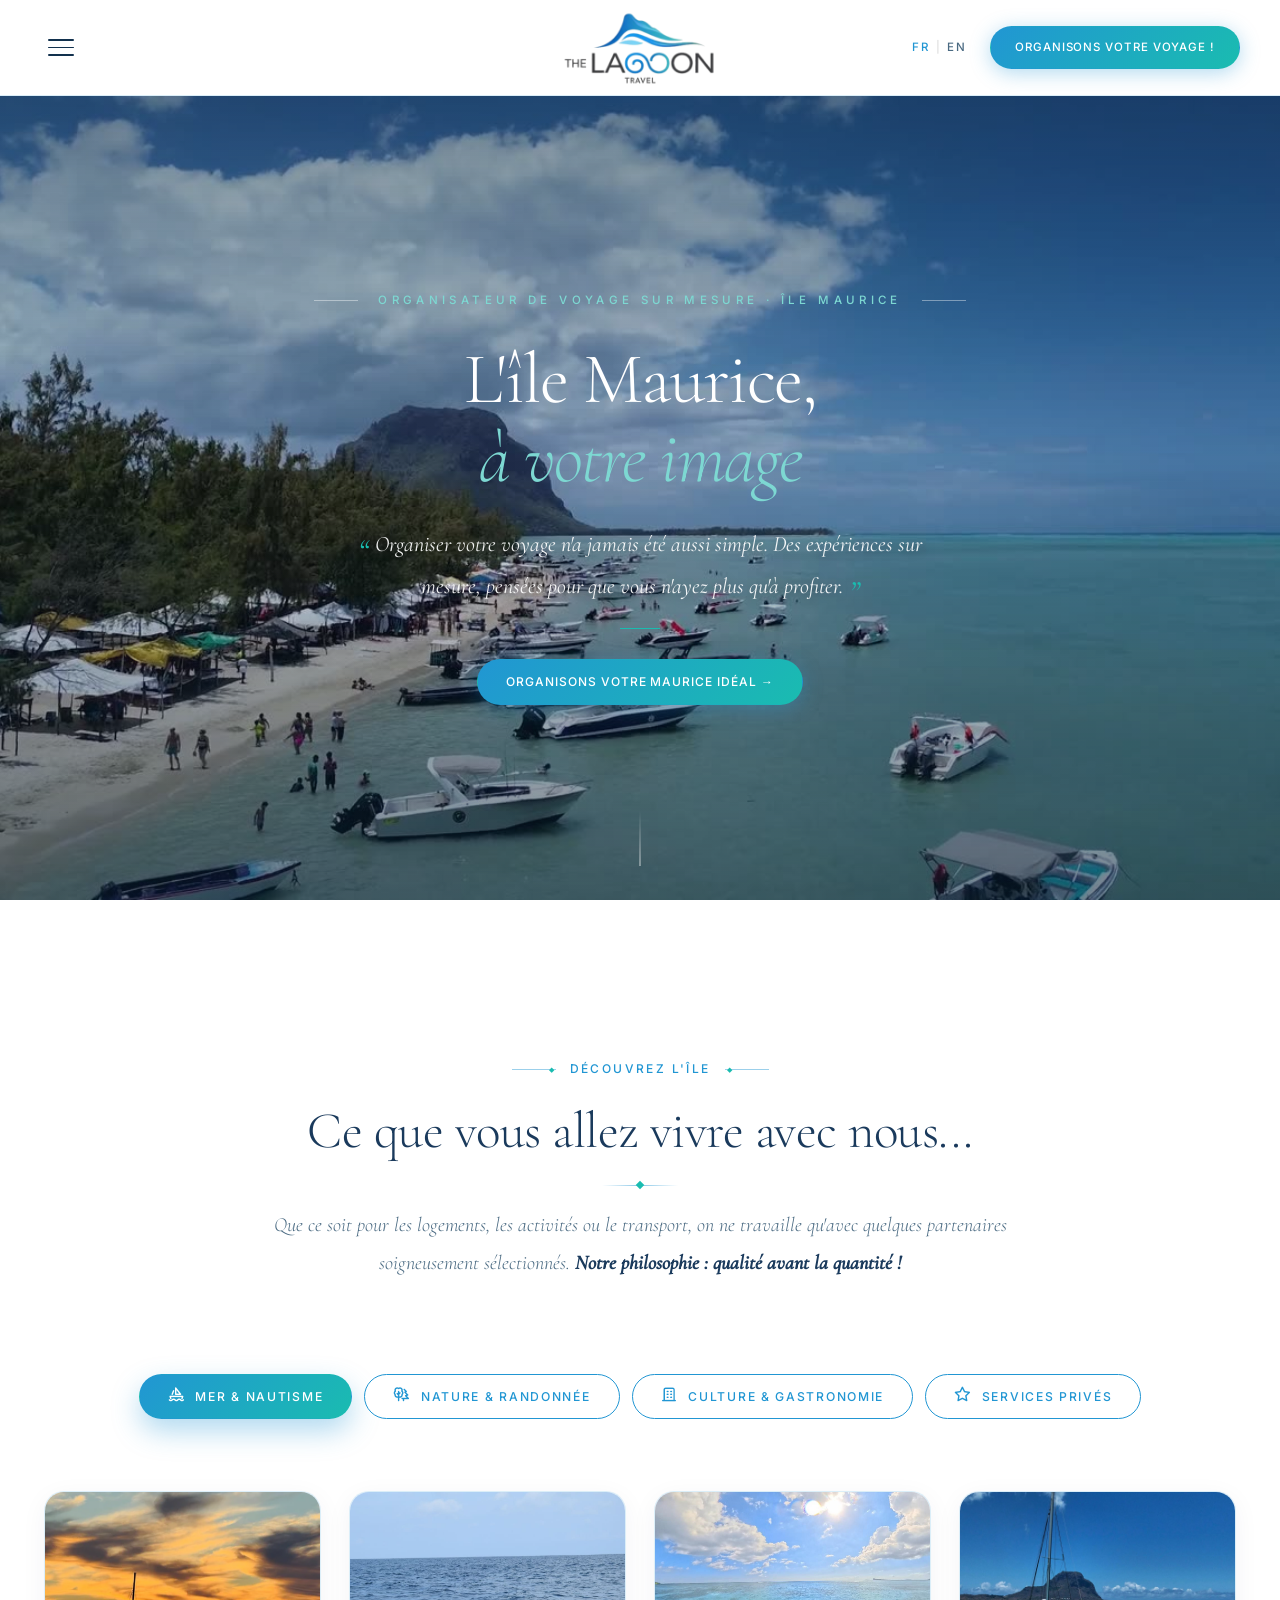
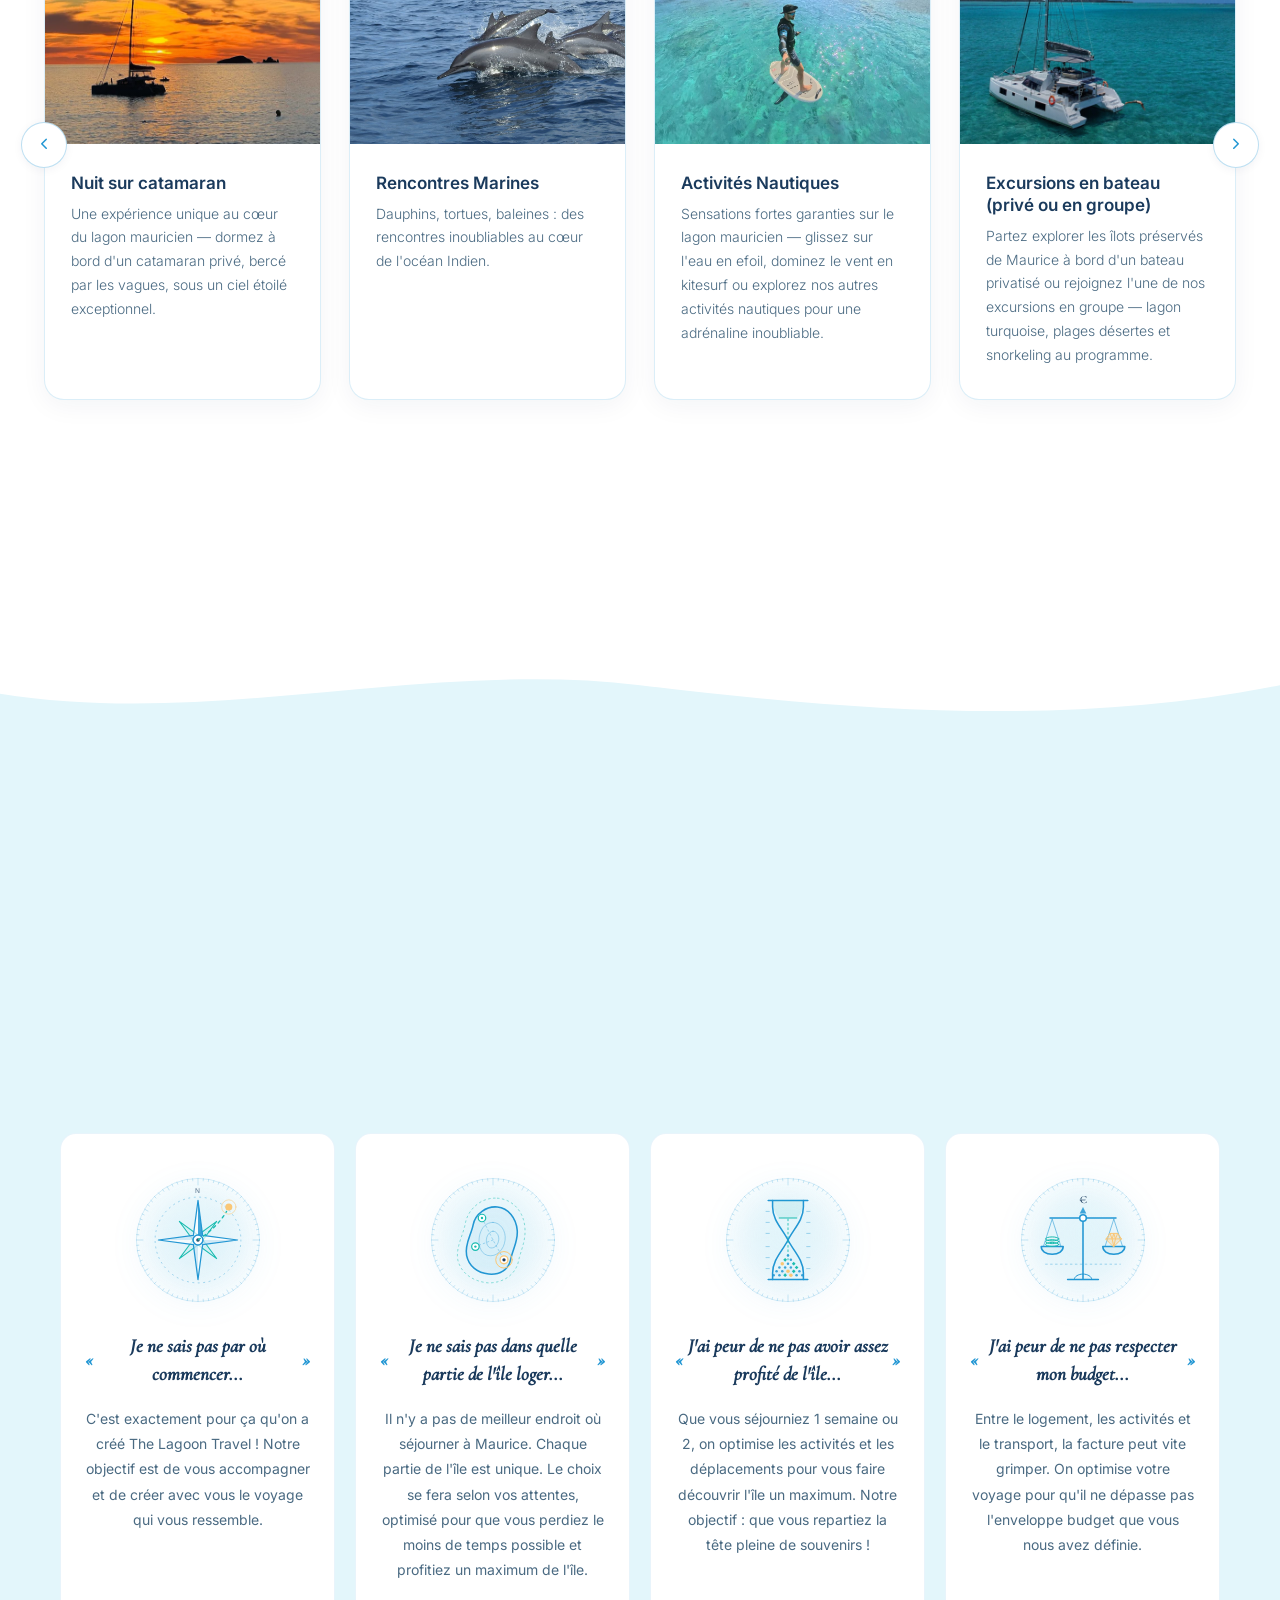
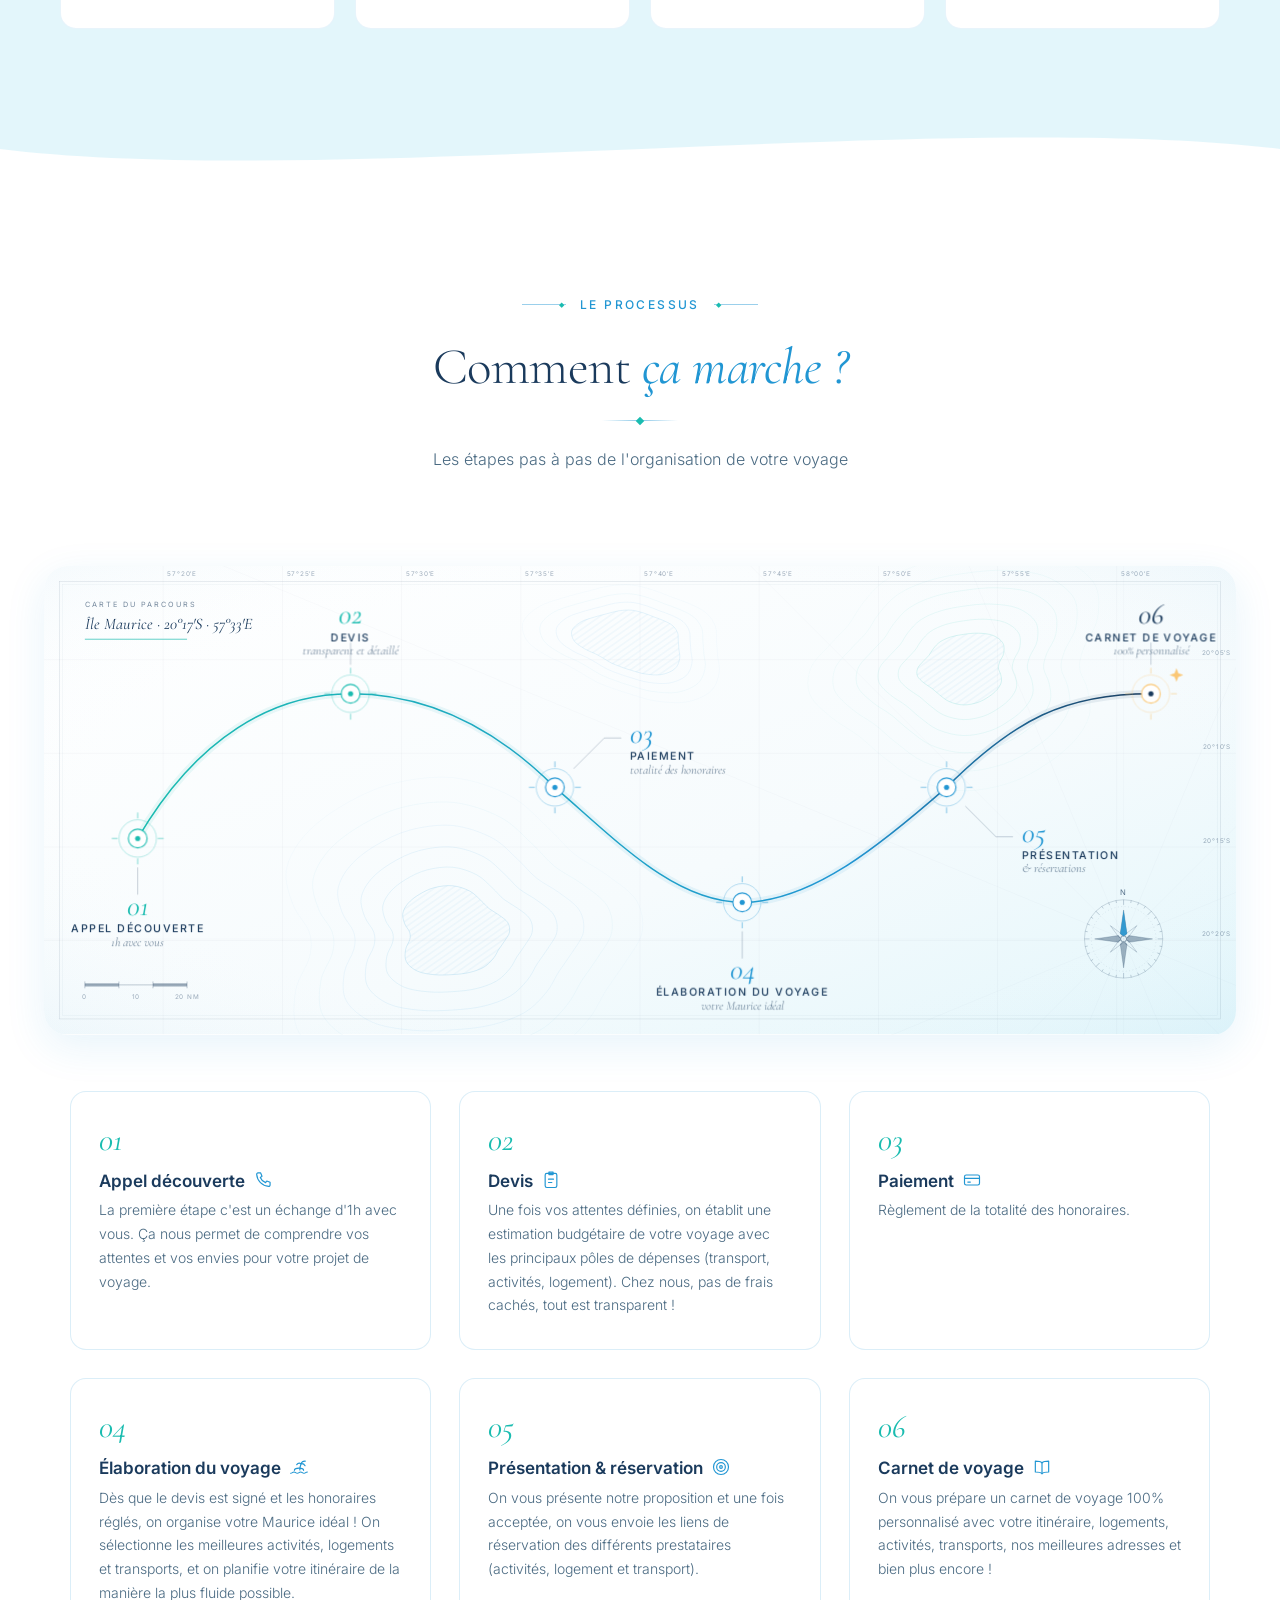
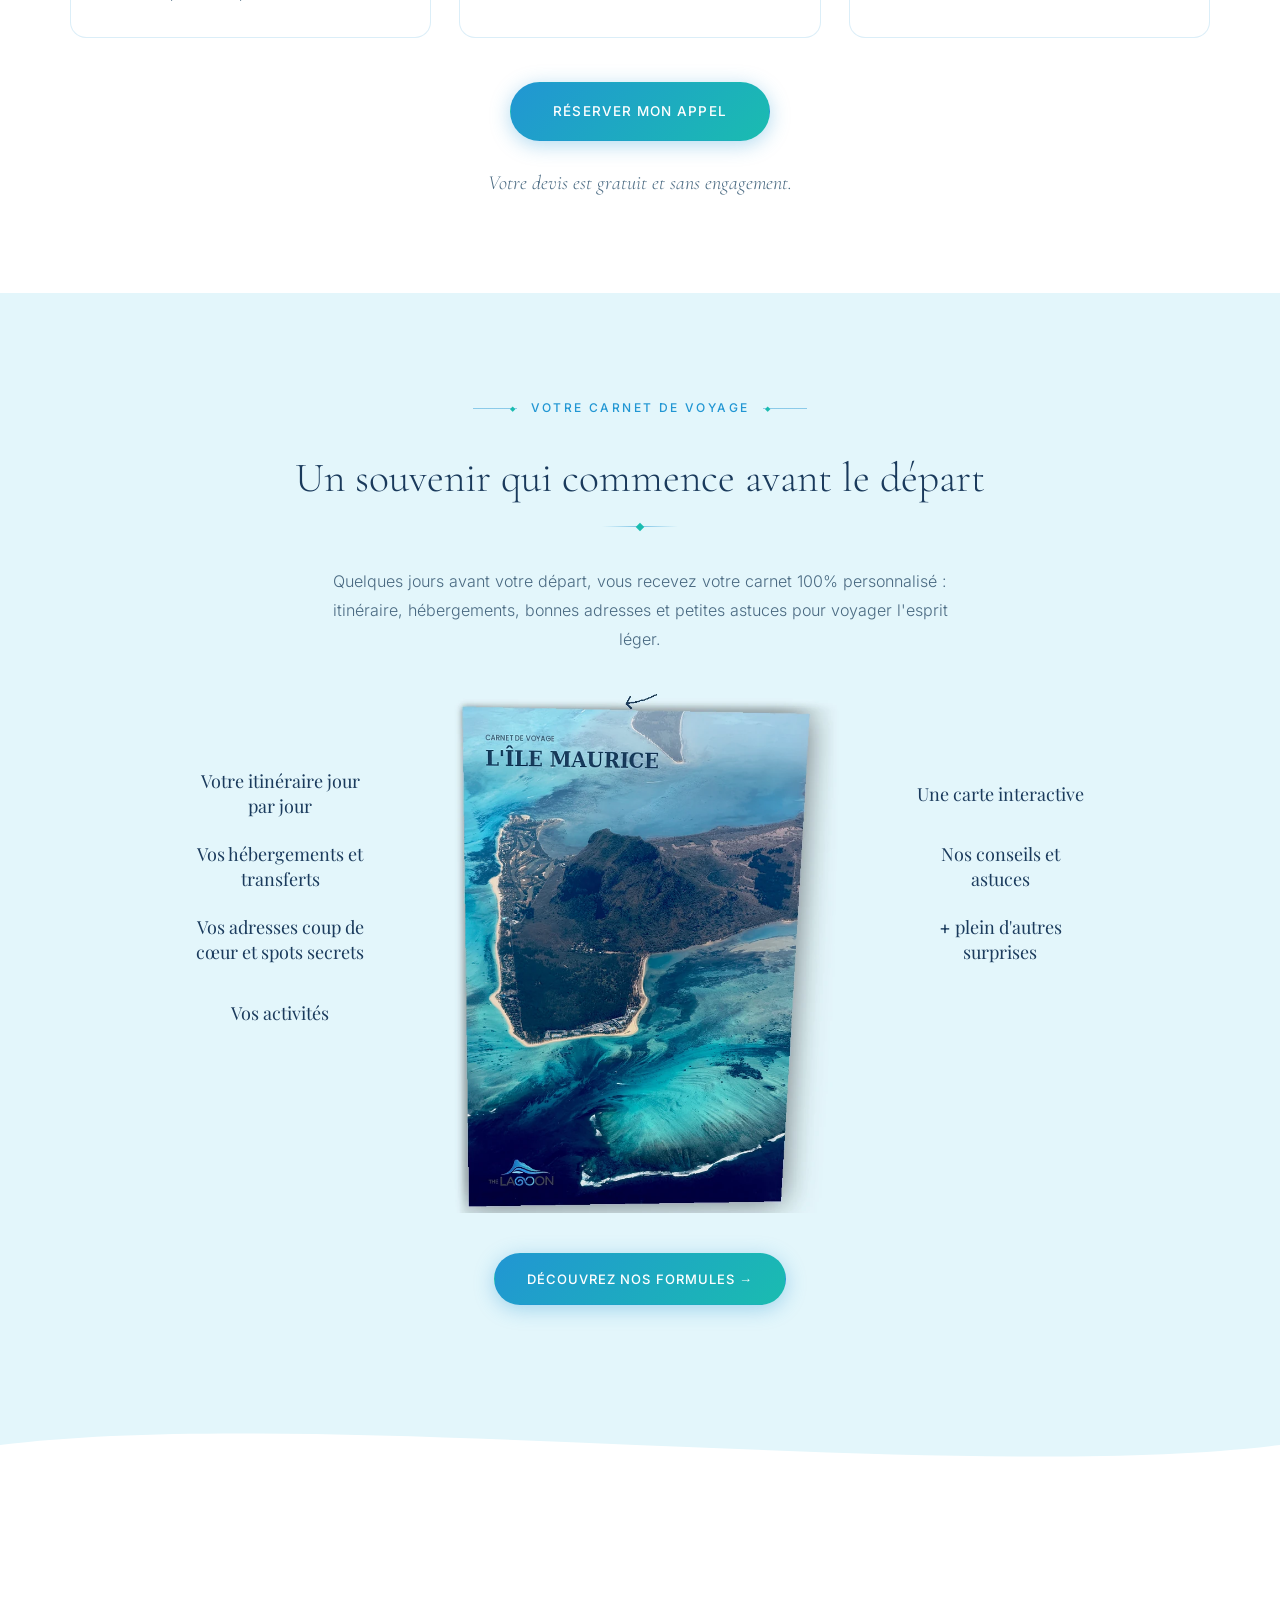
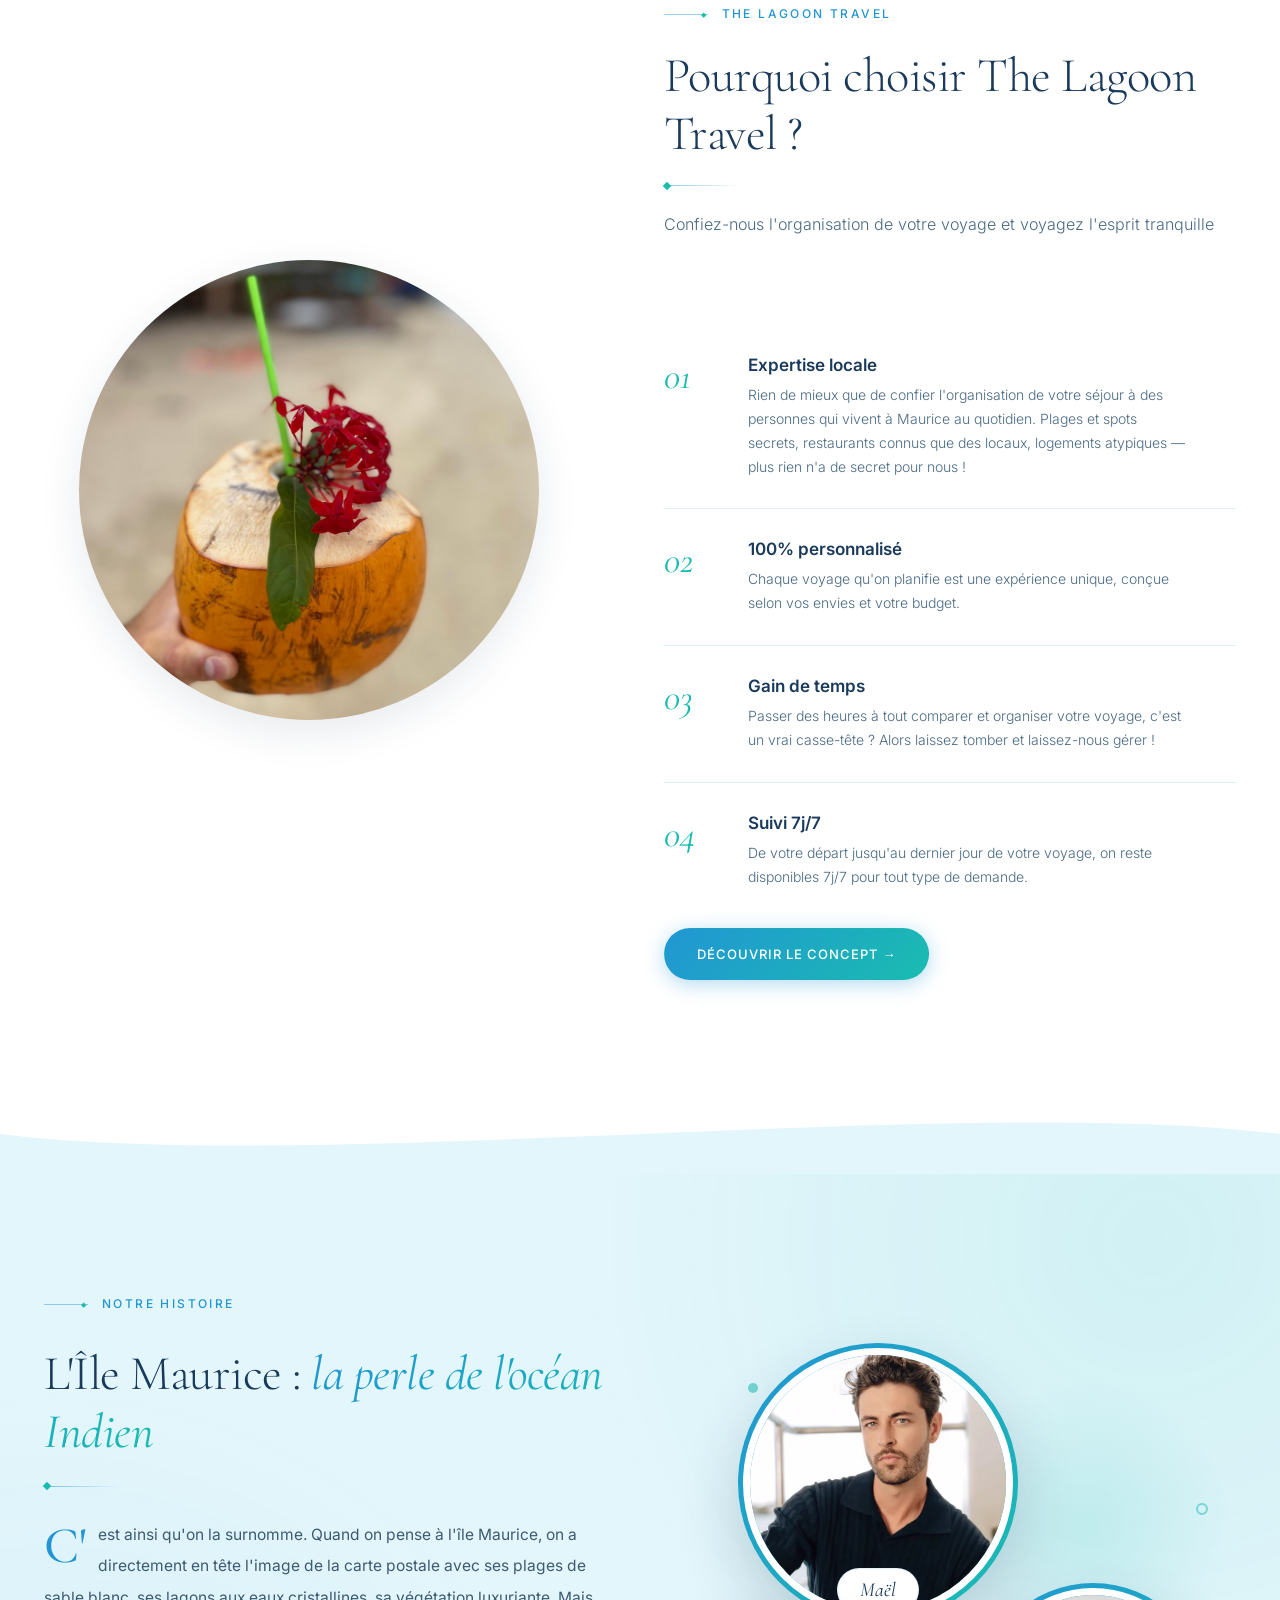
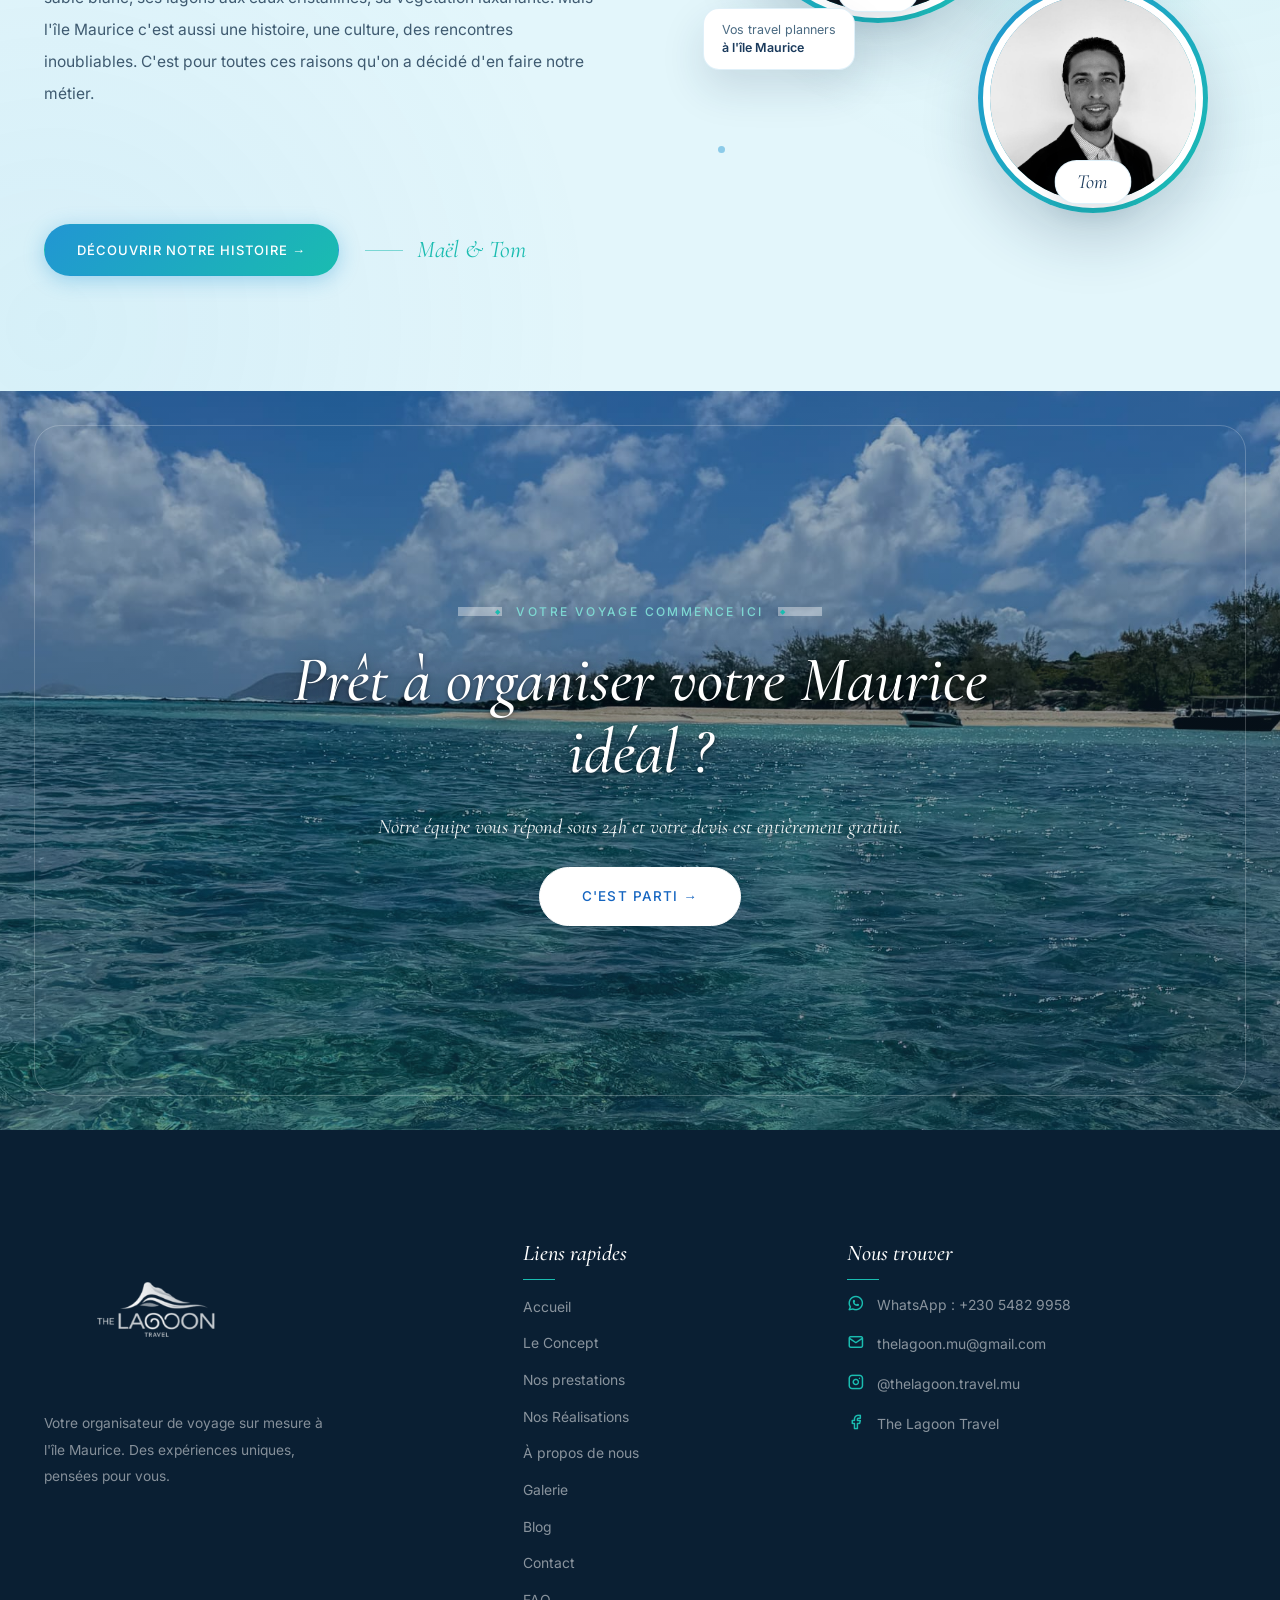
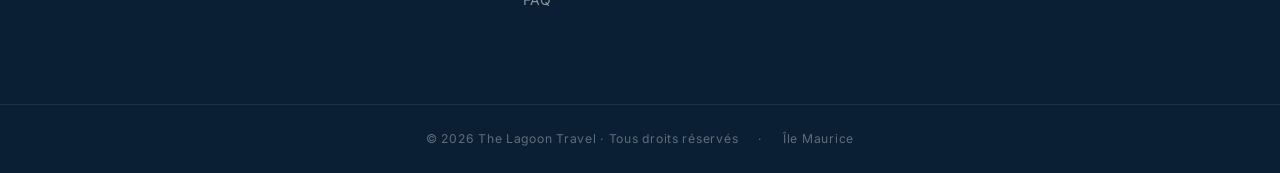
<file: index.html>
<!DOCTYPE html>
<html lang="fr">
<head>
  <meta charset="UTF-8">
  <meta name="viewport" content="width=device-width, initial-scale=1.0">
  <!-- Filet de sécurité de l'affichage : les blocs .fade-* ne sont cachés que si le JS tourne (html.js).
       Si main.js n'a pas démarré au bout de 1,5 s, on révèle les blocs proches de l'écran (et au défilement). -->
  <script>
    document.documentElement.classList.add('js');
    (function () {
      var sel = '.fade-up,.fade-in,.fade-left,.fade-right';
      function reveal() {
        if (window.__fadeReady) return true;
        document.querySelectorAll(sel).forEach(function (e) {
          if (e.getBoundingClientRect().top < innerHeight + 200) e.classList.add('visible');
        });
        return false;
      }
      setTimeout(function () {
        if (!reveal()) addEventListener('scroll', reveal, { passive: true });
      }, 1500);
    })();
  </script>
  <title>The Lagoon Travel — Agence de voyages sur mesure à l'île Maurice</title>
  <meta name="description" content="Agence de voyages haut de gamme à l'île Maurice. Séjours sur mesure pour couples, familles, voyages de noce, EVG & EVJF.">
  <link rel="canonical" href="https://thelagoontravel.com/">

  <!-- Tabler Icons -->
  <link rel="stylesheet" href="assets/css/tabler-subset.css?v=1">

  <!-- Styles -->
  <link rel="stylesheet" href="assets/css/style.css?v=17">
  <link rel="stylesheet" href="assets/css/components.css?v=3">
  <link rel="stylesheet" href="assets/css/animations.css">
</head>
<body class="home">

<!-- ══════════════════════════════════════════
     SPRITE D'ICÔNES SVG (remplace les emojis)
     Usage : <svg class="ico" aria-hidden="true"><use href="#ico-xxx"/></svg>
════════════════════════════════════════════ -->
<svg xmlns="http://www.w3.org/2000/svg" width="0" height="0" style="position:absolute;width:0;height:0;overflow:hidden" aria-hidden="true" focusable="false">
  <!-- Palmier -->
  <symbol id="ico-palm" viewBox="0 0 24 24">
    <path d="M13 8C12 12 11 16 11 21"/>
    <path d="M13 8C10 6 7 7 5 10"/>
    <path d="M13 8C11 5 9 3.5 6 3.5"/>
    <path d="M13 8C14 5 16 3 19 3"/>
    <path d="M13 8C16 6 19 7 21 10"/>
    <path d="M6 21h10"/>
  </symbol>
  <!-- Vague -->
  <symbol id="ico-wave" viewBox="0 0 24 24">
    <path d="M3 10.5c3 0 3-3.5 6-3.5s3 3.5 6 3.5 3-3.5 6-3.5"/>
    <path d="M3 17c3 0 3-3.5 6-3.5s3 3.5 6 3.5 3-3.5 6-3.5"/>
  </symbol>
  <!-- Flèche vers le bas -->
  <symbol id="ico-arrow-down" viewBox="0 0 24 24">
    <path d="M12 4v16"/>
    <path d="M6 14l6 6 6-6"/>
  </symbol>
  <!-- Combiné téléphonique -->
  <symbol id="ico-phone" viewBox="0 0 24 24">
    <path d="M6 3.5h3.2l1.6 4-2 1.4a11 11 0 0 0 6.3 6.3l1.4-2 4 1.6v3.2a1.6 1.6 0 0 1-1.7 1.6A15.5 15.5 0 0 1 4.4 5.2 1.6 1.6 0 0 1 6 3.5z"/>
  </symbol>
  <!-- Devis / presse-papiers -->
  <symbol id="ico-clipboard" viewBox="0 0 24 24">
    <rect x="5" y="4" width="14" height="17" rx="2"/>
    <path d="M9.5 2.5h5v3h-5z"/>
    <path d="M9 11h6M9 15h4"/>
  </symbol>
  <!-- Carte bancaire -->
  <symbol id="ico-card" viewBox="0 0 24 24">
    <rect x="3" y="6" width="18" height="12" rx="2"/>
    <path d="M3 10h18"/>
    <path d="M7 14.5h3"/>
  </symbol>
  <!-- Île -->
  <symbol id="ico-island" viewBox="0 0 24 24">
    <path d="M2 19.5c2 0 2-1.5 4-1.5s2 1.5 4 1.5 2-1.5 4-1.5 2 1.5 4 1.5 2-1.5 4-1.5"/>
    <path d="M6.5 16a5.5 2.6 0 0 1 11 0"/>
    <path d="M13 15.5c0-3 .5-5 1.5-7.5"/>
    <path d="M14.5 8c-2-1-4-.6-5.2 1.2"/>
    <path d="M14.5 8c.8-2.2 2.6-3.2 5-3"/>
    <path d="M14.5 8c2.2-.4 3.8.6 4.8 2.4"/>
  </symbol>
  <!-- Cible -->
  <symbol id="ico-target" viewBox="0 0 24 24">
    <circle cx="12" cy="12" r="9"/>
    <circle cx="12" cy="12" r="5.2"/>
    <circle cx="12" cy="12" r="1.6"/>
  </symbol>
  <!-- Carnet ouvert -->
  <symbol id="ico-book" viewBox="0 0 24 24">
    <path d="M12 7c-1.5-1.5-4-2-8-2v13c4 0 6.5.5 8 2 1.5-1.5 4-2 8-2V5c-4 0-6.5.5-8 2z"/>
    <path d="M12 7v13"/>
  </symbol>
  <!-- Étincelles -->
  <symbol id="ico-sparkles" viewBox="0 0 24 24">
    <path d="M11 3l1.9 5.1L18 10l-5.1 1.9L11 17l-1.9-5.1L4 10l5.1-1.9z"/>
    <path d="M18.5 15.5l.8 2.2 2.2.8-2.2.8-.8 2.2-.8-2.2-2.2-.8 2.2-.8z"/>
    <path d="M5 17l.5 1.3 1.3.5-1.3.5L5 20.6l-.5-1.3-1.3-.5 1.3-.5z"/>
  </symbol>
  <!-- Chronomètre -->
  <symbol id="ico-stopwatch" viewBox="0 0 24 24">
    <circle cx="12" cy="13.5" r="7.5"/>
    <path d="M12 10v4l2.5 1.5"/>
    <path d="M10 2.5h4M12 2.5V6"/>
    <path d="M18.3 7.7l1.4-1.4"/>
  </symbol>
  <!-- Casque audio (suivi / disponibilité) -->
  <symbol id="ico-headset" viewBox="0 0 24 24">
    <path d="M4 14v-2a8 8 0 0 1 16 0v2"/>
    <path d="M4 14a2 2 0 0 1 2-2h1v6H6a2 2 0 0 1-2-2v-2z"/>
    <path d="M20 14a2 2 0 0 0-2-2h-1v6h1a2 2 0 0 0 2-2v-2z"/>
    <path d="M18 18v1a2 2 0 0 1-2 2h-3"/>
  </symbol>
</svg>

<!-- ══════════════════════════════════════════
     NAVIGATION
════════════════════════════════════════════ -->
<nav class="navbar" id="navbar" role="navigation" aria-label="Navigation principale">
  <div class="nav-container">

    <!-- Left: Hamburger -->
    <button class="nav-hamburger" id="navHamburger" aria-label="Ouvrir le menu" aria-expanded="false" aria-controls="navOverlay">
      <span></span><span></span><span></span>
    </button>

    <div class="nav-lang-compact">
      <button class="lang-btn lang-btn-compact active" data-lang="fr" onclick="switchLang('fr')">FR</button>
      <span>|</span>
      <button class="lang-btn lang-btn-compact" data-lang="en" onclick="switchLang('en')">EN</button>
    </div>

    <!-- Center: Logo -->
    <a href="index.html" class="nav-logo" aria-label="Accueil The Lagoon Travel">
      <div class="logo-wrap">
        <img src="assets/images/Logo_The_lagoon.png" width="612" height="408" alt="The Lagoon Travel" class="logo-img" fetchpriority="high">
      </div>
    </a>

    <!-- Right -->
    <div class="nav-right">
      <div class="lang-switcher" role="group" aria-label="Langue">
        <button class="lang-btn active" data-lang="fr" onclick="switchLang('fr')">FR</button>
        <span class="lang-sep">|</span>
        <button class="lang-btn" data-lang="en" onclick="switchLang('en')">EN</button>
      </div>
      <a href="devis.html" class="btn btn-primary btn-primary-nav btn-sm">
        <span class="nav-cta-full" data-i18n="nav.cta">Organisons votre voyage !</span>
        <span class="nav-cta-short" data-i18n="nav.cta_short">Devis</span>
      </a>
    </div>
  </div>

  <!-- Full-screen Overlay Menu -->
  <div class="nav-overlay" id="navOverlay" role="dialog" aria-modal="true" aria-label="Menu principal">
    <div class="nav-overlay-inner">
      <button class="menu-close" aria-label="Fermer le menu">
        <i class="ti ti-x"></i>
      </button>
      <ul class="nav-menu">
        <li><a href="index.html" data-i18n="nav.home">Accueil</a></li>
        <li>
          <button class="nav-menu-btn" type="button" aria-expanded="false">
            <span data-i18n="nav.concept">Le Concept</span> <i class="ti ti-chevron-down nav-chevron" aria-hidden="true"></i>
          </button>
          <ul class="nav-submenu">
            <li><a href="concept.html" data-i18n="nav.concept_sub">Concept</a></li>
            <li><a href="prestations.html" data-i18n="nav.prestations">Nos prestations</a></li>
          </ul>
        </li>
        <li><a href="realisations.html" data-i18n="nav.realisations">Nos Réalisations</a></li>
        <li><a href="about.html" data-i18n="nav.about">À propos de nous</a></li>
        <li><a href="galerie.html" data-i18n="nav.gallery">Galerie</a></li>
        <li><a href="blog.html" data-i18n="nav.blog">Blog</a></li>
        <li><a href="contact.html" data-i18n="nav.contact">Contact</a></li>
        <li><a href="faq.html" data-i18n="nav.faq">FAQ</a></li>
      </ul>

      <div class="nav-overlay-langs lang-switcher" role="group" aria-label="Langue">
        <button class="lang-btn active" data-lang="fr" onclick="switchLang('fr')">FR</button>
        <span class="lang-sep">|</span>
        <button class="lang-btn" data-lang="en" onclick="switchLang('en')">EN</button>
      </div>
    </div>
  </div>
</nav>

<!-- ══════════════════════════════════════════
     HERO
════════════════════════════════════════════ -->
<section class="hero">
  <video class="hero-video" autoplay muted loop playsinline webkit-playsinline preload="auto" poster="assets/images/hero-poster.jpg" id="heroVideo">
    <source src="assets/videos/hero-compressed.mp4" type="video/mp4">
  </video>
  <script>
    const heroVideo = document.getElementById('heroVideo');
    if (heroVideo.readyState >= heroVideo.HAVE_ENOUGH_DATA) {
      heroVideo.play();
    } else {
      heroVideo.addEventListener('canplaythrough', () => {
        heroVideo.play();
      }, { once: true });
    }
  </script>
  <div class="hero-overlay"></div>

  <div class="hero-content">
    <span class="hero-eyebrow" data-i18n="hero.eyebrow">Organisateur de voyage sur mesure · Île Maurice</span>
    <h1 class="hero-title">
      <span data-i18n="hero.title">L'île Maurice,</span><br>
      <em data-i18n="hero.title_em">à votre image</em>
    </h1>
    <p class="hero-subtitle" data-i18n="hero.subtitle">Organiser votre voyage n'a jamais été aussi simple. Des expériences sur mesure, pensées pour que vous n'ayez plus qu'à profiter.</p>
    <div class="hero-subtitle-line" aria-hidden="true"></div>
    <div class="hero-actions">
      <a href="devis.html" class="btn btn-primary hero-cta" data-i18n="hero.cta">Organisons votre Maurice idéal →</a>
    </div>
  </div>

  <div class="scroll-indicator" aria-hidden="true">
    <div class="scroll-line"></div>
  </div>
</section>

<!-- ══════════════════════════════════════════
     ACTIVITÉS
════════════════════════════════════════════ -->
<section class="section tabs-section" id="activites">
  <div class="container">
    <div class="section-header fade-up">
      <span class="section-eyebrow" data-i18n="activities.eyebrow">Découvrez l'île</span>
      <h2 class="section-title" data-i18n="activities.title">Ce que vous allez vivre avec nous...</h2>
      <div class="divider"></div>
      <p class="section-subtitle" data-i18n="activities.subtitle">
        Que ce soit pour les logements, les activités ou le transport, on ne travaille qu'avec quelques partenaires soigneusement sélectionnés. <strong style="white-space: nowrap;">Notre philosophie : qualité avant la quantité !</strong>
      </p>
    </div>

    <!-- Tab Navigation -->
    <div class="tab-nav" role="tablist">
      <button class="tab-btn active" data-tab="tab-sea" role="tab" aria-selected="true" aria-controls="tab-sea">
        <i class="ti ti-sailboat" aria-hidden="true"></i>
        <span data-i18n="activities.tab_sea">Mer & Nautisme</span>
      </button>
      <button class="tab-btn" data-tab="tab-nature" role="tab" aria-selected="false" aria-controls="tab-nature">
        <i class="ti ti-trees" aria-hidden="true"></i>
        <span data-i18n="activities.tab_nature">Nature & Randonnée</span>
      </button>
      <button class="tab-btn" data-tab="tab-culture" role="tab" aria-selected="false" aria-controls="tab-culture">
        <i class="ti ti-building" aria-hidden="true"></i>
        <span data-i18n="activities.tab_culture">Culture & Gastronomie</span>
      </button>
      <button class="tab-btn" data-tab="tab-events" role="tab" aria-selected="false" aria-controls="tab-events">
        <i class="ti ti-star" aria-hidden="true"></i>
        <span data-i18n="activities.tab_events">Services Privés</span>
      </button>
    </div>

    <div class="tab-panels-wrapper">
      <button class="act-arrow act-arrow-left" id="actArrowLeft" aria-label="Onglet précédent"><i class="ti ti-chevron-left"></i></button>
      <button class="act-arrow act-arrow-right" id="actArrowRight" aria-label="Onglet suivant"><i class="ti ti-chevron-right"></i></button>

    <!-- Mer & Nautisme -->
    <div class="tab-panel active" id="tab-sea" role="tabpanel">
      <div class="activities-grid">
        <div class="activity-card fade-up">
          <div class="activity-card-image act-thumb">
            <img src="assets/images/nuit-catamaran.webp" width="600" height="1066" alt="Nuit sur catamaran" loading="lazy">
          </div>
          <div class="activity-card-body">
            <h3 class="activity-card-title" data-i18n="act.sea1.title">Nuit sur catamaran</h3>
            <p class="activity-card-text" data-i18n="act.sea1.text">Une expérience unique au cœur du lagon mauricien — dormez à bord d'un catamaran privé, bercé par les vagues, sous un ciel étoilé exceptionnel.</p>
          </div>
        </div>
        <div class="activity-card fade-up">
          <div class="activity-card-image act-thumb">
            <img src="assets/images/rencontres-marines.jpg" width="1200" height="900" alt="Rencontres Marines" loading="lazy">
          </div>
          <div class="activity-card-body">
            <h3 class="activity-card-title" data-i18n="act.sea2.title">Rencontres Marines</h3>
            <p class="activity-card-text" data-i18n="act.sea2.text">Dauphins, tortues, baleines : des rencontres inoubliables au cœur de l'océan Indien.</p>
          </div>
        </div>
        <div class="activity-card fade-up">
          <div class="activity-card-image act-thumb">
            <img src="assets/images/nautisme.jpg" width="1080" height="1920" alt="Activités Nautiques" loading="lazy">
          </div>
          <div class="activity-card-body">
            <h3 class="activity-card-title" data-i18n="act.sea3.title">Activités Nautiques</h3>
            <p class="activity-card-text" data-i18n="act.sea3.text">Sensations fortes garanties sur le lagon mauricien — glissez sur l'eau en efoil, dominez le vent en kitesurf ou explorez nos autres activités nautiques pour une adrénaline inoubliable.</p>
          </div>
        </div>
        <div class="activity-card fade-up">
          <div class="activity-card-image act-thumb">
            <img src="assets/images/bateau-prive.jpg" width="1200" height="1500" alt="Excursion en bateau privé ou en groupe" loading="lazy">
          </div>
          <div class="activity-card-body">
            <h3 class="activity-card-title" data-i18n="act.sea4.title">Excursions en bateau (privé ou en groupe)</h3>
            <p class="activity-card-text" data-i18n="act.sea4.text">Partez explorer les îlots préservés de Maurice à bord d'un bateau privatisé ou rejoignez l'une de nos excursions en groupe — lagon turquoise, plages désertes et snorkeling au programme.</p>
          </div>
        </div>
      </div>
    </div>

    <!-- Nature -->
    <div class="tab-panel" id="tab-nature" role="tabpanel">
      <div class="activities-grid">
        <div class="activity-card fade-up">
          <div class="activity-card-image act-thumb">
            <img src="assets/images/lemorne.webp" width="600" height="600" alt="Le Morne Brabant" loading="lazy">
          </div>
          <div class="activity-card-body">
            <h3 class="activity-card-title" data-i18n="act.nat1.title">Le Morne Brabant</h3>
            <p class="activity-card-text" data-i18n="act.nat1.text">Randonnée au sommet de la montagne mythique de l'île Maurice, classée au patrimoine mondial de l'UNESCO.</p>
          </div>
        </div>
        <div class="activity-card fade-up">
          <div class="activity-card-image act-thumb">
            <img src="assets/images/chamarel.webp" width="600" height="998" alt="Les 7 Cascades" loading="lazy">
          </div>
          <div class="activity-card-body">
            <h3 class="activity-card-title" data-i18n="act.nat2.title">Les 7 Cascades</h3>
            <p class="activity-card-text" data-i18n="act.nat2.text">Une randonnée d'exception à travers la forêt tropicale mauricienne, ponctuée de sept cascades naturelles aux eaux cristallines.</p>
          </div>
        </div>
        <div class="activity-card fade-up">
          <div class="activity-card-image act-thumb">
            <img src="assets/images/casela.webp" width="600" height="400" alt="Casela Nature Parks" loading="lazy">
          </div>
          <div class="activity-card-body">
            <h3 class="activity-card-title" data-i18n="act.nat3.title">Casela Nature Parks</h3>
            <p class="activity-card-text" data-i18n="act.nat3.text">Safari, zipline et rencontres avec la faune africaine.</p>
          </div>
        </div>
        <div class="activity-card fade-up">
          <div class="activity-card-image act-thumb">
            <img src="assets/images/pamplemousses.webp" width="600" height="400" alt="Jardin de Pamplemousses" loading="lazy">
          </div>
          <div class="activity-card-body">
            <h3 class="activity-card-title" data-i18n="act.nat4.title">Jardin de Pamplemousses</h3>
            <p class="activity-card-text" data-i18n="act.nat4.text">Visite du plus ancien jardin botanique de l'hémisphère sud, avec sa flore exceptionnelle.</p>
          </div>
        </div>
      </div>
    </div>

    <!-- Culture -->
    <div class="tab-panel" id="tab-culture" role="tabpanel">
      <div class="activities-grid">
        <div class="activity-card fade-up">
          <div class="activity-card-image act-thumb">
            <img src="assets/images/port-louis.webp" width="600" height="1066" alt="Port-Louis" loading="lazy">
          </div>
          <div class="activity-card-body">
            <h3 class="activity-card-title" data-i18n="act.cul1.title">Port-Louis</h3>
            <p class="activity-card-text" data-i18n="act.cul1.text">Visite de Port-Louis avec son marché coloré et son magnifique bord de mer.</p>
          </div>
        </div>
        <div class="activity-card fade-up">
          <div class="activity-card-image act-thumb">
            <img src="assets/images/maison-coloniale.webp" width="600" height="800" alt="Visite d'une maison coloniale" loading="lazy">
          </div>
          <div class="activity-card-body">
            <h3 class="activity-card-title" data-i18n="act.cul2.title">Visite d'une maison coloniale</h3>
            <p class="activity-card-text" data-i18n="act.cul2.text">Plongez dans l'histoire sucrière de Maurice, entre jardins d'exception, architecture coloniale et table gastronomique au cœur de la nature.</p>
          </div>
        </div>
        <div class="activity-card fade-up">
          <div class="activity-card-image act-thumb">
            <img src="assets/images/diner.webp" width="600" height="400" alt="Dîner Gastronomique" loading="lazy">
          </div>
          <div class="activity-card-body">
            <h3 class="activity-card-title" data-i18n="act.cul3.title">Dîner Gastronomique</h3>
            <p class="activity-card-text" data-i18n="act.cul3.text">Tables d'exception face à l'océan Indien.</p>
          </div>
        </div>
        <div class="activity-card fade-up">
          <div class="activity-card-image act-thumb">
            <img src="assets/images/rhumerie.jpg" width="387" height="516" alt="Visite d'une rhumerie" loading="lazy">
          </div>
          <div class="activity-card-body">
            <h3 class="activity-card-title" data-i18n="act.cul4.title">Visite d'une rhumerie</h3>
            <p class="activity-card-text" data-i18n="act.cul4.text">Découverte des secrets de fabrication du rhum mauricien, de la canne à sucre à la dégustation, au cœur d'un domaine authentique.</p>
          </div>
        </div>
      </div>
    </div>

    <!-- Services Privés -->
    <div class="tab-panel" id="tab-events" role="tabpanel">
      <div class="activities-grid">
        <div class="activity-card fade-up">
          <div class="activity-card-image act-thumb">
            <img src="assets/images/chef.webp" width="600" height="900" alt="Chef Privé" loading="lazy">
          </div>
          <div class="activity-card-body">
            <h3 class="activity-card-title" data-i18n="act.evt1.title">Chef Privé</h3>
            <p class="activity-card-text" data-i18n="act.evt1.text">Un chef à domicile pour des dîners gastronomiques sur mesure dans votre villa.</p>
          </div>
        </div>
        <div class="activity-card fade-up">
          <div class="activity-card-image act-thumb">
            <img src="assets/images/car-driver.webp" width="600" height="900" alt="Chauffeur Privé" loading="lazy">
          </div>
          <div class="activity-card-body">
            <h3 class="activity-card-title" data-i18n="act.evt2.title">Chauffeur Privé</h3>
            <p class="activity-card-text" data-i18n="act.evt2.text">Transferts et visites en véhicule de luxe avec chauffeur dédié tout au long de votre séjour.</p>
          </div>
        </div>
        <div class="activity-card fade-up">
          <div class="activity-card-image act-thumb">
            <img src="assets/images/massage.webp" width="600" height="400" alt="Massage à Domicile" loading="lazy">
          </div>
          <div class="activity-card-body">
            <h3 class="activity-card-title" data-i18n="act.evt3.title">Massage à Domicile</h3>
            <p class="activity-card-text" data-i18n="act.evt3.text">Soins bien-être et massages traditionnels dispensés dans le confort de votre villa.</p>
          </div>
        </div>
        <div class="activity-card fade-up">
          <div class="activity-card-image act-thumb">
            <img src="assets/images/yacht.webp" width="600" height="480" alt="Bateau Privé" loading="lazy">
          </div>
          <div class="activity-card-body">
            <h3 class="activity-card-title" data-i18n="act.evt4.title">Bateau Privé</h3>
            <p class="activity-card-text" data-i18n="act.evt4.text">Croisière exclusive à bord d'un yacht privatisé pour une journée inoubliable au large de Maurice.</p>
          </div>
        </div>
      </div>
    </div>
    </div><!-- /.tab-panels-wrapper -->

    <p class="activities-more fade-up" style="font-size: 32px !important; font-weight: 300 !important; text-align: center !important; color: #1A3A5C !important; margin-top: 40px !important; font-family: 'Cormorant Garamond', serif !important; font-style: italic !important;"><span data-i18n="activities.more">Et bien plus encore !</span><svg class="ico ico--lg" aria-hidden="true"><use href="#ico-palm"/></svg></p>

  </div>
</section>

<!-- Vague de transition -->
<div class="wave-divider wave-into-mist" aria-hidden="true">
  <svg viewBox="0 0 1440 90" preserveAspectRatio="none" xmlns="http://www.w3.org/2000/svg">
    <path d="M0 50C240 90 480 10 720 40S1200 90 1440 40V90H0Z" fill="#E3F6FB"/>
  </svg>
</div>

<!-- ══════════════════════════════════════════
     FAQ VISUELLE — ET SI ON S'OCCUPAIT DE TOUT ?
════════════════════════════════════════════ -->
<section class="faq-visuelle" id="formules">
  <div class="faq-header fade-up">
    <h2 class="sh2"><span data-i18n="faq.title">À vos marques, prêt, voyagez !</span><svg class="ico ico--md" aria-hidden="true"><use href="#ico-wave"/></svg></h2>
    <div class="divider"></div>
    <p class="section-subtitle" data-i18n="faq.subtitle">Oubliez les soucis de l'organisation, on est là pour que votre voyage se passe exactement comme vous l'aviez imaginé</p>
    <p class="faq-intro"><span data-i18n="faq.intro">Les questions que nos voyageurs se posent le plus souvent</span><svg class="ico" aria-hidden="true"><use href="#ico-arrow-down"/></svg></p>
  </div>

  <div class="faq-grid">

    <!-- Card 1 — Par où commencer -->
    <div class="faq-card fade-up">
      <div class="faq-emoji" aria-hidden="true">
<svg class="faq-art" viewBox="0 0 120 120" xmlns="http://www.w3.org/2000/svg" role="img" aria-label="Boussole et point de départ" fill="none" stroke="#2196D3" stroke-width="1.4" stroke-linecap="round" stroke-linejoin="round">
  <defs>
    <radialGradient id="faqGlow" cx="0.5" cy="0.45" r="0.6">
      <stop offset="0" stop-color="#E3F6FB" stop-opacity="0.9"/><stop offset="1" stop-color="#E3F6FB" stop-opacity="0"/>
    </radialGradient>
  </defs>
  <circle cx="60" cy="60" r="56" fill="url(#faqGlow)" stroke="#2196D3" stroke-width="0.6" stroke-opacity="0.25"/>
  <path d="M60 10L60 4M64.71 6.21L64.88 4.21M69.38 6.82L69.72 4.85M73.98 7.84L74.49 5.91M78.47 9.26L79.15 7.38M82.82 11.06L83.67 9.25M86.25 14.53L88 11.5M90.97 15.77L92.12 14.13M94.71 18.63L96 17.1M98.18 21.82L99.6 20.4M101.37 25.29L102.9 24M104.23 29.03L105.87 27.88M105.47 33.75L108.5 32M108.94 37.18L110.75 36.33M110.74 41.53L112.62 40.85M112.16 46.02L114.09 45.51M113.18 50.62L115.15 50.28M113.79 55.29L115.79 55.12M110 60L116 60M113.79 64.71L115.79 64.88M113.18 69.38L115.15 69.72M112.16 73.98L114.09 74.49M110.74 78.47L112.62 79.15M108.94 82.82L110.75 83.67M105.47 86.25L108.5 88M104.23 90.97L105.87 92.12M101.37 94.71L102.9 96M98.18 98.18L99.6 99.6M94.71 101.37L96 102.9M90.97 104.23L92.12 105.87M86.25 105.47L88 108.5M82.82 108.94L83.67 110.75M78.47 110.74L79.15 112.62M73.98 112.16L74.49 114.09M69.38 113.18L69.72 115.15M64.71 113.79L64.88 115.79M60 110L60 116M55.29 113.79L55.12 115.79M50.62 113.18L50.28 115.15M46.02 112.16L45.51 114.09M41.53 110.74L40.85 112.62M37.18 108.94L36.33 110.75M33.75 105.47L32 108.5M29.03 104.23L27.88 105.87M25.29 101.37L24 102.9M21.82 98.18L20.4 99.6M18.63 94.71L17.1 96M15.77 90.97L14.13 92.12M14.53 86.25L11.5 88M11.06 82.82L9.25 83.67M9.26 78.47L7.38 79.15M7.84 73.98L5.91 74.49M6.82 69.38L4.85 69.72M6.21 64.71L4.21 64.88M10 60L4 60M6.21 55.29L4.21 55.12M6.82 50.62L4.85 50.28M7.84 46.02L5.91 45.51M9.26 41.53L7.38 40.85M11.06 37.18L9.25 36.33M14.53 33.75L11.5 32M15.77 29.03L14.13 27.88M18.63 25.29L17.1 24M21.82 21.82L20.4 20.4M25.29 18.63L24 17.1M29.03 15.77L27.88 14.13M33.75 14.53L32 11.5M37.18 11.06L36.33 9.25M41.53 9.26L40.85 7.38M46.02 7.84L45.51 5.91M50.62 6.82L50.28 4.85M55.29 6.21L55.12 4.21" stroke="#2196D3" stroke-width="0.6" stroke-opacity="0.35" stroke-linecap="round"/>
  <path transform="rotate(45 60 60)" d="M60 36L63.2 56.8L84 60L63.2 63.2L60 84L56.8 63.2L36 60L56.8 56.8Z" stroke="#1ABCB0" stroke-width="0.9" fill="#1ABCB0" fill-opacity="0.08"/>
  <path d="M60 24L64.2 55.8L96 60L64.2 64.2L60 96L55.8 64.2L24 60L55.8 55.8Z" stroke-width="1.1" fill="#FFFFFF" fill-opacity="0.7"/>
  <path d="M60 24L64.2 55.8L60 60Z" fill="#2196D3" fill-opacity="0.85" stroke="none"/>
  <path d="M60 60L96 60L64.2 64.2Z M60 60L60 96L55.8 64.2Z M60 60L24 60L55.8 55.8Z" fill="#2196D3" fill-opacity="0.18" stroke="none"/>
  <circle cx="60" cy="60" r="4.5" fill="#FFFFFF"/>
  <circle cx="60" cy="60" r="1.6" fill="#1A3A5C" stroke="none"/>
  <circle cx="60" cy="60" r="39" stroke-width="0.7" stroke-opacity="0.5" stroke-dasharray="1 4"/>
  <!-- trajectoire de départ -->
  <path d="M60 60C72 52 80 44 86 34" stroke="#1ABCB0" stroke-width="1.2" stroke-dasharray="2.5 3.5"/>
  <circle cx="88" cy="30" r="3.2" fill="#FAC775" stroke="none"/>
  <circle cx="88" cy="30" r="6.5" stroke="#FAC775" stroke-width="0.8" stroke-opacity="0.6"/>
  <text x="60" y="17.5" text-anchor="middle" font-family="Inter, Helvetica, Arial, sans-serif" font-size="6" letter-spacing="0.1em" fill="#1A3A5C" fill-opacity="0.7" stroke="none">N</text>
</svg>
      </div>
      <h3 class="faq-question" data-i18n="faq.q1">Je ne sais pas par où commencer...</h3>
      <p class="faq-reponse" data-i18n="faq.a1">C'est exactement pour ça qu'on a créé The Lagoon Travel ! Notre objectif est de vous accompagner et de créer avec vous le voyage qui vous ressemble.</p>
    </div>

    <!-- Card 2 — Où loger -->
    <div class="faq-card fade-up">
      <div class="faq-emoji" aria-hidden="true">
<svg class="faq-art" viewBox="0 0 120 120" xmlns="http://www.w3.org/2000/svg" role="img" aria-label="Île stylisée et choix du lieu" fill="none" stroke="#2196D3" stroke-width="1.4" stroke-linecap="round" stroke-linejoin="round">
  <defs>
    <radialGradient id="faqGlow" cx="0.5" cy="0.45" r="0.6">
      <stop offset="0" stop-color="#E3F6FB" stop-opacity="0.9"/><stop offset="1" stop-color="#E3F6FB" stop-opacity="0"/>
    </radialGradient>
  </defs>
  <circle cx="60" cy="60" r="56" fill="url(#faqGlow)" stroke="#2196D3" stroke-width="0.6" stroke-opacity="0.25"/>
  <path d="M60 10L60 4M64.71 6.21L64.88 4.21M69.38 6.82L69.72 4.85M73.98 7.84L74.49 5.91M78.47 9.26L79.15 7.38M82.82 11.06L83.67 9.25M86.25 14.53L88 11.5M90.97 15.77L92.12 14.13M94.71 18.63L96 17.1M98.18 21.82L99.6 20.4M101.37 25.29L102.9 24M104.23 29.03L105.87 27.88M105.47 33.75L108.5 32M108.94 37.18L110.75 36.33M110.74 41.53L112.62 40.85M112.16 46.02L114.09 45.51M113.18 50.62L115.15 50.28M113.79 55.29L115.79 55.12M110 60L116 60M113.79 64.71L115.79 64.88M113.18 69.38L115.15 69.72M112.16 73.98L114.09 74.49M110.74 78.47L112.62 79.15M108.94 82.82L110.75 83.67M105.47 86.25L108.5 88M104.23 90.97L105.87 92.12M101.37 94.71L102.9 96M98.18 98.18L99.6 99.6M94.71 101.37L96 102.9M90.97 104.23L92.12 105.87M86.25 105.47L88 108.5M82.82 108.94L83.67 110.75M78.47 110.74L79.15 112.62M73.98 112.16L74.49 114.09M69.38 113.18L69.72 115.15M64.71 113.79L64.88 115.79M60 110L60 116M55.29 113.79L55.12 115.79M50.62 113.18L50.28 115.15M46.02 112.16L45.51 114.09M41.53 110.74L40.85 112.62M37.18 108.94L36.33 110.75M33.75 105.47L32 108.5M29.03 104.23L27.88 105.87M25.29 101.37L24 102.9M21.82 98.18L20.4 99.6M18.63 94.71L17.1 96M15.77 90.97L14.13 92.12M14.53 86.25L11.5 88M11.06 82.82L9.25 83.67M9.26 78.47L7.38 79.15M7.84 73.98L5.91 74.49M6.82 69.38L4.85 69.72M6.21 64.71L4.21 64.88M10 60L4 60M6.21 55.29L4.21 55.12M6.82 50.62L4.85 50.28M7.84 46.02L5.91 45.51M9.26 41.53L7.38 40.85M11.06 37.18L9.25 36.33M14.53 33.75L11.5 32M15.77 29.03L14.13 27.88M18.63 25.29L17.1 24M21.82 21.82L20.4 20.4M25.29 18.63L24 17.1M29.03 15.77L27.88 14.13M33.75 14.53L32 11.5M37.18 11.06L36.33 9.25M41.53 9.26L40.85 7.38M46.02 7.84L45.51 5.91M50.62 6.82L50.28 4.85M55.29 6.21L55.12 4.21" stroke="#2196D3" stroke-width="0.6" stroke-opacity="0.35" stroke-linecap="round"/>
  <path d="M64 22C78 23 88 34 89 49C90 61 85 70 83 80C80 92 69 99 56 99C43 98 31 91 28 78C26 66 33 56 35 44C38 31 50 21 64 22Z" stroke="#1ABCB0" stroke-width="0.8" stroke-opacity="0.55" stroke-dasharray="1.5 3"/>
  <path d="M64 30C74 31 81 40 82 51C83 61 78 68 76 78C74 87 66 92 56 91C46 90 38 84 36 74C34 64 40 56 42 46C44 36 54 29 64 30Z" fill="#2196D3" fill-opacity="0.06"/>
  <!-- relief : courbes de niveau intérieures -->
  <g stroke-width="0.7" stroke-opacity="0.45">
    <path d="M60 44C67 44 72 52 71 60C70 69 63 76 55 74C48 72 46 63 48 55C50 48 54 44 60 44Z"/>
    <path d="M60 52C64 52 66 57 65 61C64 66 60 68 57 67C54 65 53 60 55 56C56 54 58 52 60 52Z"/>
  </g>
  <!-- liaisons -->
  <path d="M50 40L60 60L70 78M60 60L44 66" stroke-width="0.7" stroke-opacity="0.45" stroke-dasharray="1.5 2.5"/>
  <circle cx="50" cy="40" r="3.4" fill="#FFFFFF" stroke="#1ABCB0" stroke-width="1.1"/>
  <circle cx="50" cy="40" r="1.1" fill="#1ABCB0" stroke="none"/>
  <circle cx="44" cy="66" r="3.4" fill="#FFFFFF" stroke="#1ABCB0" stroke-width="1.1"/>
  <circle cx="44" cy="66" r="1.1" fill="#1ABCB0" stroke="none"/>
  <circle cx="70" cy="78" r="7.5" stroke="#FAC775" stroke-width="0.9"/>
  <circle cx="70" cy="78" r="3.6" fill="#FFFFFF" stroke="#FAC775" stroke-width="1.2"/>
  <circle cx="70" cy="78" r="1.5" fill="#1A3A5C" stroke="none"/>
</svg>
      </div>
      <h3 class="faq-question" data-i18n="faq.q2">Je ne sais pas dans quelle partie de l'île loger...</h3>
      <p class="faq-reponse" data-i18n="faq.a2">Il n'y a pas de meilleur endroit où séjourner à Maurice. Chaque partie de l'île est unique. Le choix se fera selon vos attentes, optimisé pour que vous perdiez le moins de temps possible et profitiez un maximum de l'île.</p>
    </div>

    <!-- Card 3 — Profiter de l'île -->
    <div class="faq-card fade-up">
      <div class="faq-emoji" aria-hidden="true">
<svg class="faq-art" viewBox="0 0 120 120" xmlns="http://www.w3.org/2000/svg" role="img" aria-label="Sablier et temps bien rempli" fill="none" stroke="#2196D3" stroke-width="1.4" stroke-linecap="round" stroke-linejoin="round">
  <defs>
    <radialGradient id="faqGlow" cx="0.5" cy="0.45" r="0.6">
      <stop offset="0" stop-color="#E3F6FB" stop-opacity="0.9"/><stop offset="1" stop-color="#E3F6FB" stop-opacity="0"/>
    </radialGradient>
  </defs>
  <circle cx="60" cy="60" r="56" fill="url(#faqGlow)" stroke="#2196D3" stroke-width="0.6" stroke-opacity="0.25"/>
  <path d="M60 10L60 4M64.71 6.21L64.88 4.21M69.38 6.82L69.72 4.85M73.98 7.84L74.49 5.91M78.47 9.26L79.15 7.38M82.82 11.06L83.67 9.25M86.25 14.53L88 11.5M90.97 15.77L92.12 14.13M94.71 18.63L96 17.1M98.18 21.82L99.6 20.4M101.37 25.29L102.9 24M104.23 29.03L105.87 27.88M105.47 33.75L108.5 32M108.94 37.18L110.75 36.33M110.74 41.53L112.62 40.85M112.16 46.02L114.09 45.51M113.18 50.62L115.15 50.28M113.79 55.29L115.79 55.12M110 60L116 60M113.79 64.71L115.79 64.88M113.18 69.38L115.15 69.72M112.16 73.98L114.09 74.49M110.74 78.47L112.62 79.15M108.94 82.82L110.75 83.67M105.47 86.25L108.5 88M104.23 90.97L105.87 92.12M101.37 94.71L102.9 96M98.18 98.18L99.6 99.6M94.71 101.37L96 102.9M90.97 104.23L92.12 105.87M86.25 105.47L88 108.5M82.82 108.94L83.67 110.75M78.47 110.74L79.15 112.62M73.98 112.16L74.49 114.09M69.38 113.18L69.72 115.15M64.71 113.79L64.88 115.79M60 110L60 116M55.29 113.79L55.12 115.79M50.62 113.18L50.28 115.15M46.02 112.16L45.51 114.09M41.53 110.74L40.85 112.62M37.18 108.94L36.33 110.75M33.75 105.47L32 108.5M29.03 104.23L27.88 105.87M25.29 101.37L24 102.9M21.82 98.18L20.4 99.6M18.63 94.71L17.1 96M15.77 90.97L14.13 92.12M14.53 86.25L11.5 88M11.06 82.82L9.25 83.67M9.26 78.47L7.38 79.15M7.84 73.98L5.91 74.49M6.82 69.38L4.85 69.72M6.21 64.71L4.21 64.88M10 60L4 60M6.21 55.29L4.21 55.12M6.82 50.62L4.85 50.28M7.84 46.02L5.91 45.51M9.26 41.53L7.38 40.85M11.06 37.18L9.25 36.33M14.53 33.75L11.5 32M15.77 29.03L14.13 27.88M18.63 25.29L17.1 24M21.82 21.82L20.4 20.4M25.29 18.63L24 17.1M29.03 15.77L27.88 14.13M33.75 14.53L32 11.5M37.18 11.06L36.33 9.25M41.53 9.26L40.85 7.38M46.02 7.84L45.51 5.91M50.62 6.82L50.28 4.85M55.29 6.21L55.12 4.21" stroke="#2196D3" stroke-width="0.6" stroke-opacity="0.35" stroke-linecap="round"/>
  <!-- cadre -->
  <path d="M42 24H78M42 96H78"/>
  <path d="M46 24V30C46 42 55 50 60 60C55 70 46 78 46 90V96"/>
  <path d="M74 24V30C74 42 65 50 60 60C65 70 74 78 74 90V96"/>
  <!-- graduations latérales -->
  <path d="M40 34h3M40 44h3M40 54h3M40 66h3M40 76h3M40 86h3M77 34h3M77 44h3M77 54h3M77 66h3M77 76h3M77 86h3" stroke-width="0.7" stroke-opacity="0.5"/>
  <!-- sable haut : ligne fine du niveau + filet qui s'écoule -->
  <path d="M47 24V30C47 34 49 37 52 40H68C71 37 73 34 73 30V24Z" fill="#1ABCB0" fill-opacity="0.1" stroke="none"/>
  <path d="M52 40H68" stroke="#1ABCB0" stroke-width="0.9"/>
  <path d="M46 92C50 84 70 84 74 92" fill="#2196D3" fill-opacity="0.05" stroke="none"/>
  <path d="M60 41V78" stroke="#1ABCB0" stroke-width="0.8" stroke-dasharray="1.5 2.5"/>
  <!-- sable bas : constellation d'expériences -->
  <g>
    <circle cx="60" cy="74" r="1.15" fill="#2196D3" fill-opacity="0.85" stroke="none"/>
    <path d="M57.4 76.3L59.1 78L57.4 79.7L55.699999999999996 78Z" fill="#1ABCB0" stroke="none"/>
    <circle cx="62.6" cy="78" r="1.15" fill="#2196D3" fill-opacity="0.85" stroke="none"/>
    <circle cx="54.8" cy="81.5" r="1.6" fill="#FAC775" fill-opacity="1" stroke="none"/>
    <circle cx="60" cy="81.5" r="1.15" fill="#2196D3" fill-opacity="0.85" stroke="none"/>
    <path d="M65.2 79.8L66.9 81.5L65.2 83.2L63.5 81.5Z" fill="#1ABCB0" stroke="none"/>
    <circle cx="52.2" cy="85" r="1.15" fill="#2196D3" fill-opacity="0.85" stroke="none"/>
    <circle cx="57.4" cy="85" r="1.15" fill="#2196D3" fill-opacity="0.85" stroke="none"/>
    <circle cx="62.6" cy="85" r="1.15" fill="#2196D3" fill-opacity="0.85" stroke="none"/>
    <path d="M67.8 83.3L69.5 85L67.8 86.7L66.1 85Z" fill="#1ABCB0" stroke="none"/>
    <circle cx="49.6" cy="88.5" r="1.15" fill="#2196D3" fill-opacity="0.85" stroke="none"/>
    <circle cx="54.8" cy="88.5" r="1.15" fill="#2196D3" fill-opacity="0.85" stroke="none"/>
    <circle cx="60" cy="88.5" r="1.6" fill="#FAC775" fill-opacity="1" stroke="none"/>
    <path d="M65.2 86.8L66.9 88.5L65.2 90.2L63.5 88.5Z" fill="#1ABCB0" stroke="none"/>
    <circle cx="70.4" cy="88.5" r="1.15" fill="#2196D3" fill-opacity="0.85" stroke="none"/>
    <circle cx="47" cy="92" r="1.15" fill="#2196D3" fill-opacity="0.85" stroke="none"/>
    <circle cx="52.2" cy="92" r="1.15" fill="#2196D3" fill-opacity="0.85" stroke="none"/>
    <path d="M57.4 90.3L59.1 92L57.4 93.7L55.699999999999996 92Z" fill="#1ABCB0" stroke="none"/>
    <circle cx="62.6" cy="92" r="1.6" fill="#FAC775" fill-opacity="1" stroke="none"/>
    <circle cx="67.8" cy="92" r="1.15" fill="#2196D3" fill-opacity="0.85" stroke="none"/>
    <circle cx="73" cy="92" r="1.15" fill="#2196D3" fill-opacity="0.85" stroke="none"/>
  </g>
</svg>
      </div>
      <h3 class="faq-question" data-i18n="faq.q3">J'ai peur de ne pas avoir assez profité de l'île...</h3>
      <p class="faq-reponse" data-i18n="faq.a3">Que vous séjourniez 1 semaine ou 2, on optimise les activités et les déplacements pour vous faire découvrir l'île un maximum. Notre objectif : que vous repartiez la tête pleine de souvenirs !</p>
    </div>

    <!-- Card 4 — Budget -->
    <div class="faq-card fade-up">
      <div class="faq-emoji" aria-hidden="true">
<svg class="faq-art" viewBox="0 0 120 120" xmlns="http://www.w3.org/2000/svg" role="img" aria-label="Balance et maîtrise du budget" fill="none" stroke="#2196D3" stroke-width="1.4" stroke-linecap="round" stroke-linejoin="round">
  <defs>
    <radialGradient id="faqGlow" cx="0.5" cy="0.45" r="0.6">
      <stop offset="0" stop-color="#E3F6FB" stop-opacity="0.9"/><stop offset="1" stop-color="#E3F6FB" stop-opacity="0"/>
    </radialGradient>
  </defs>
  <circle cx="60" cy="60" r="56" fill="url(#faqGlow)" stroke="#2196D3" stroke-width="0.6" stroke-opacity="0.25"/>
  <path d="M60 10L60 4M64.71 6.21L64.88 4.21M69.38 6.82L69.72 4.85M73.98 7.84L74.49 5.91M78.47 9.26L79.15 7.38M82.82 11.06L83.67 9.25M86.25 14.53L88 11.5M90.97 15.77L92.12 14.13M94.71 18.63L96 17.1M98.18 21.82L99.6 20.4M101.37 25.29L102.9 24M104.23 29.03L105.87 27.88M105.47 33.75L108.5 32M108.94 37.18L110.75 36.33M110.74 41.53L112.62 40.85M112.16 46.02L114.09 45.51M113.18 50.62L115.15 50.28M113.79 55.29L115.79 55.12M110 60L116 60M113.79 64.71L115.79 64.88M113.18 69.38L115.15 69.72M112.16 73.98L114.09 74.49M110.74 78.47L112.62 79.15M108.94 82.82L110.75 83.67M105.47 86.25L108.5 88M104.23 90.97L105.87 92.12M101.37 94.71L102.9 96M98.18 98.18L99.6 99.6M94.71 101.37L96 102.9M90.97 104.23L92.12 105.87M86.25 105.47L88 108.5M82.82 108.94L83.67 110.75M78.47 110.74L79.15 112.62M73.98 112.16L74.49 114.09M69.38 113.18L69.72 115.15M64.71 113.79L64.88 115.79M60 110L60 116M55.29 113.79L55.12 115.79M50.62 113.18L50.28 115.15M46.02 112.16L45.51 114.09M41.53 110.74L40.85 112.62M37.18 108.94L36.33 110.75M33.75 105.47L32 108.5M29.03 104.23L27.88 105.87M25.29 101.37L24 102.9M21.82 98.18L20.4 99.6M18.63 94.71L17.1 96M15.77 90.97L14.13 92.12M14.53 86.25L11.5 88M11.06 82.82L9.25 83.67M9.26 78.47L7.38 79.15M7.84 73.98L5.91 74.49M6.82 69.38L4.85 69.72M6.21 64.71L4.21 64.88M10 60L4 60M6.21 55.29L4.21 55.12M6.82 50.62L4.85 50.28M7.84 46.02L5.91 45.51M9.26 41.53L7.38 40.85M11.06 37.18L9.25 36.33M14.53 33.75L11.5 32M15.77 29.03L14.13 27.88M18.63 25.29L17.1 24M21.82 21.82L20.4 20.4M25.29 18.63L24 17.1M29.03 15.77L27.88 14.13M33.75 14.53L32 11.5M37.18 11.06L36.33 9.25M41.53 9.26L40.85 7.38M46.02 7.84L45.51 5.91M50.62 6.82L50.28 4.85M55.29 6.21L55.12 4.21" stroke="#2196D3" stroke-width="0.6" stroke-opacity="0.35" stroke-linecap="round"/>
  <!-- socle et fût -->
  <path d="M46 96H74M60 96V38"/>
  <path d="M52 96C52 93 56 91 60 91C64 91 68 93 68 96" stroke-width="0.9"/>
  <!-- fléau -->
  <path d="M30 40H90" stroke-width="1.4"/>
  <circle cx="60" cy="40" r="3" fill="#FFFFFF"/>
  <path d="M60 30L63 36H57Z" fill="#2196D3" fill-opacity="0.85" stroke="none"/>
  <!-- fils -->
  <g stroke-width="0.7" stroke-opacity="0.7">
    <path d="M32 41L24 66M32 41L40 66"/>
    <path d="M88 41L80 66M88 41L96 66"/>
  </g>
  <!-- plateaux -->
  <path d="M22 66H42C42 70 38 73 32 73C26 73 22 70 22 66Z" fill="#2196D3" fill-opacity="0.06"/>
  <path d="M78 66H98C98 70 94 73 88 73C82 73 78 70 78 66Z" fill="#2196D3" fill-opacity="0.06"/>
  <!-- gauche : pièces empilées (€) -->
  <g stroke="#1ABCB0" stroke-width="0.9">
    <ellipse cx="32" cy="64" rx="6" ry="1.8"/>
    <ellipse cx="32" cy="61.5" rx="6" ry="1.8"/>
    <ellipse cx="32" cy="59" rx="6" ry="1.8"/>
  </g>
  <!-- droite : gemme facettée dorée (la valeur du voyage) -->
  <g stroke="#FAC775" stroke-width="0.9" fill="#FAC775" fill-opacity="0.28">
    <path d="M81 59L84.5 54H91.5L95 59L88 66Z"/>
    <path d="M81 59H95M84.5 54L86.5 59L88 66L89.5 59L91.5 54M86.5 59L88 54L89.5 59" fill="none"/>
  </g>
  <!-- ligne de niveau (équilibre) -->
  <path d="M26 82H94" stroke-width="0.7" stroke-opacity="0.5" stroke-dasharray="1.5 3"/>
  <!-- symbole € raffiné -->
  <text x="60" y="26" text-anchor="middle" font-family="'Cormorant Garamond', Georgia, serif" font-size="13" fill="#1A3A5C" stroke="none">€</text>
</svg>
      </div>
      <h3 class="faq-question" data-i18n="faq.q4">J'ai peur de ne pas respecter mon budget...</h3>
      <p class="faq-reponse" data-i18n="faq.a4">Entre le logement, les activités et le transport, la facture peut vite grimper. On optimise votre voyage pour qu'il ne dépasse pas l'enveloppe budget que vous nous avez définie.</p>
    </div>

  </div>

  <!-- Vague de sortie -->
  <div class="wave-bottom" aria-hidden="true">
    <svg xmlns="http://www.w3.org/2000/svg"
         viewBox="0 0 1440 80"
         preserveAspectRatio="none">
      <path fill="#ffffff"
            d="M0,40 C360,80 1080,0 1440,40 L1440,80 L0,80 Z"/>
    </svg>
  </div>
</section>

<!-- ══════════════════════════════════════════
     COMMENT ÇA MARCHE — LE PROCESSUS
════════════════════════════════════════════ -->
<section class="section process comment-ca-marche" id="processus">
  <div class="container">
    <div class="section-header fade-up">
      <span class="section-eyebrow" data-i18n="ccm.eyebrow">Le processus</span>
      <h2 class="section-title" data-i18n="ccm.title">Comment <em>ça marche ?</em></h2>
      <div class="divider"></div>
      <p class="section-subtitle" data-i18n="ccm.subtitle">Les étapes pas à pas de l'organisation de votre voyage</p>
    </div>

    <div class="process-pano-wrap">
    <div class="process-pano ccm-svg-container fade-up" role="img" aria-label="Les 6 étapes de l'organisation de votre voyage">
<svg viewBox="0 0 1400 550" preserveAspectRatio="xMidYMid meet" xmlns="http://www.w3.org/2000/svg" role="img" aria-label="Les 6 étapes de l'organisation de votre voyage">
  <defs>
    <linearGradient id="ccmBg" x1="0" y1="0" x2="1" y2="1">
      <stop offset="0" stop-color="#FFFFFF"/><stop offset="0.6" stop-color="#F6FBFD"/><stop offset="1" stop-color="#E3F6FB"/>
    </linearGradient>
    <linearGradient id="ccmPathGrad" gradientUnits="userSpaceOnUse" x1="110" y1="0" x2="1300" y2="0">
      <stop offset="0" stop-color="#1ABCB0"/><stop offset="0.7" stop-color="#2196D3"/><stop offset="1" stop-color="#1A3A5C"/>
    </linearGradient>
    <radialGradient id="ccmVignette" cx="0.5" cy="0.5" r="0.75">
      <stop offset="0.6" stop-color="#FFFFFF" stop-opacity="0"/><stop offset="1" stop-color="#2196D3" stop-opacity="0.06"/>
    </radialGradient>
    <pattern id="ccmHatch" width="6" height="6" patternUnits="userSpaceOnUse" patternTransform="rotate(-35)">
      <path d="M0 3H6" stroke="#2196D3" stroke-width="0.6" stroke-opacity="0.16"/>
    </pattern>
  </defs>

  <style>
    .ccm-coord { font-family: Inter, 'Helvetica Neue', Arial, sans-serif; font-size: 7.5px; letter-spacing: .12em; fill: #1A3A5C; fill-opacity: .42; }
    .ccm-cartouche { font-family: Inter, 'Helvetica Neue', Arial, sans-serif; font-size: 8.5px; letter-spacing: .28em; text-transform: uppercase; fill: #1A3A5C; fill-opacity: .6; }
    .ccm-cartouche-title { font-family: 'Cormorant Garamond', Georgia, serif; font-style: italic; font-size: 19px; font-weight: 400; fill: #1A3A5C; }
    .ccm-num { font-family: 'Cormorant Garamond', Georgia, serif; font-style: italic; font-weight: 400; font-size: 34px; }
    .ccm-title { font-family: Inter, 'Helvetica Neue', Arial, sans-serif; font-size: 12.5px; font-weight: 500; letter-spacing: .14em; text-transform: uppercase; fill: #1A3A5C; }
    .ccm-sub { font-family: 'Cormorant Garamond', Georgia, serif; font-style: italic; font-size: 14.5px; fill: #1A3A5C; fill-opacity: .6; }

    /* ── Animation déclenchée par le scroll (.visible posée par l'IntersectionObserver de main.js) ── */
    .ccm-route, .ccm-route-glow { stroke-dasharray: 100; stroke-dashoffset: 100; }
    .ccm-wp { opacity: 0; }
    .ccm-mk { transform: scale(.6); }
    .visible .ccm-route, .visible .ccm-route-glow { animation: ccmDraw 3.4s cubic-bezier(.65,0,.25,1) .3s forwards; }
    .visible .ccm-wp { animation: ccmReveal 1s cubic-bezier(.2,.7,.2,1) forwards; }
    .visible .ccm-mk { animation: ccmPop 1s cubic-bezier(.2,.7,.2,1) forwards; }
    .visible .w1, .visible .w1 .ccm-mk { animation-delay: .35s; }
    .visible .w2, .visible .w2 .ccm-mk { animation-delay: .95s; }
    .visible .w3, .visible .w3 .ccm-mk { animation-delay: 1.55s; }
    .visible .w4, .visible .w4 .ccm-mk { animation-delay: 2.15s; }
    .visible .w5, .visible .w5 .ccm-mk { animation-delay: 2.75s; }
    .visible .w6, .visible .w6 .ccm-mk { animation-delay: 3.35s; }
    .visible .ccm-halo { animation: ccmBreathe 6s ease-in-out 4.5s infinite; transform-box: fill-box; transform-origin: center; }
    @keyframes ccmDraw { to { stroke-dashoffset: 0; } }
    @keyframes ccmReveal { to { opacity: 1; } }
    @keyframes ccmPop { to { transform: scale(1); } }
    @keyframes ccmBreathe { 0%,100% { transform: scale(1); stroke-opacity: .45; } 50% { transform: scale(1.12); stroke-opacity: .18; } }
    @media (prefers-reduced-motion: reduce) {
      .ccm-route, .ccm-route-glow { animation: none !important; stroke-dashoffset: 0; }
      .ccm-wp { animation: none !important; opacity: 1; }
      .ccm-mk { animation: none !important; transform: none; }
      .ccm-halo { animation: none !important; }
    }
  </style>

  <!-- ═══ FOND : carte marine abstraite ═══ -->
  <rect width="1400" height="550" fill="url(#ccmBg)"/>

  <!-- Graticule (méridiens / parallèles) -->
  <g fill="none" stroke="#1A3A5C" stroke-width="0.5" stroke-opacity="0.07">
    <path d="M140 0V550"/>
    <path d="M280 0V550"/>
    <path d="M420 0V550"/>
    <path d="M560 0V550"/>
    <path d="M700 0V550"/>
    <path d="M840 0V550"/>
    <path d="M980 0V550"/>
    <path d="M1120 0V550"/>
    <path d="M1260 0V550"/>
    <path d="M0 110H1400"/>
    <path d="M0 220H1400"/>
    <path d="M0 330H1400"/>
    <path d="M0 440H1400"/>
  </g>
  <g>
    <text x="145" y="12" class="ccm-coord">57°20′E</text>
    <text x="285" y="12" class="ccm-coord">57°25′E</text>
    <text x="425" y="12" class="ccm-coord">57°30′E</text>
    <text x="565" y="12" class="ccm-coord">57°35′E</text>
    <text x="705" y="12" class="ccm-coord">57°40′E</text>
    <text x="845" y="12" class="ccm-coord">57°45′E</text>
    <text x="985" y="12" class="ccm-coord">57°50′E</text>
    <text x="1125" y="12" class="ccm-coord">57°55′E</text>
    <text x="1265" y="12" class="ccm-coord">58°00′E</text>
    <text x="1394" y="105" text-anchor="end" class="ccm-coord">20°05′S</text>
    <text x="1394" y="215" text-anchor="end" class="ccm-coord">20°10′S</text>
    <text x="1394" y="325" text-anchor="end" class="ccm-coord">20°15′S</text>
    <text x="1394" y="435" text-anchor="end" class="ccm-coord">20°20′S</text>
  </g>

  <!-- Loxodromies rayonnant depuis la rose des vents -->
  <g fill="none" stroke="#1A3A5C" stroke-width="0.5" stroke-opacity="0.05">
    <path d="M1268 438L2968 438"/>
    <path d="M1268 438L2839 1089"/>
    <path d="M1268 438L2470 1640"/>
    <path d="M1268 438L1919 2009"/>
    <path d="M1268 438L1268 2138"/>
    <path d="M1268 438L617 2009"/>
    <path d="M1268 438L66 1640"/>
    <path d="M1268 438L-303 1089"/>
    <path d="M1268 438L-432 438"/>
    <path d="M1268 438L-303 -213"/>
    <path d="M1268 438L66 -764"/>
    <path d="M1268 438L617 -1133"/>
    <path d="M1268 438L1268 -1262"/>
    <path d="M1268 438L1919 -1133"/>
    <path d="M1268 438L2470 -764"/>
    <path d="M1268 438L2839 -213"/>
  </g>

  <!-- Isobathes (profondeurs du lagon, abstraites) -->
  <g>
    <path d="M546.7 430.0 C546.1 433.6 543.0 437.2 540.9 440.5 C538.8 443.9 536.4 446.8 534.2 450.2 C532.0 453.6 530.7 457.4 527.8 460.8 C524.9 464.3 521.4 468.3 516.7 471.1 C512.1 473.8 505.8 476.0 499.7 477.4 C493.6 478.9 486.7 479.5 480.0 479.9 C473.3 480.3 466.1 480.7 459.2 480.1 C452.3 479.4 444.5 478.5 438.9 476.0 C433.3 473.5 428.0 469.3 425.7 465.1 C423.3 460.8 424.0 455.0 424.7 450.6 C425.3 446.2 428.8 442.1 429.6 438.7 C430.4 435.3 430.4 433.1 429.4 430.0 C428.5 426.9 425.1 423.9 423.7 420.3 C422.4 416.6 420.7 412.2 421.4 408.2 C422.0 404.2 424.4 399.9 427.6 396.2 C430.8 392.5 435.4 388.9 440.5 385.9 C445.6 382.8 451.7 379.5 458.3 377.8 C464.9 376.1 473.1 374.9 480.0 375.6 C486.9 376.2 494.5 378.9 500.0 381.8 C505.5 384.7 509.4 389.4 513.2 392.9 C517.0 396.3 519.3 399.6 522.8 402.4 C526.3 405.2 530.6 407.1 534.2 409.8 C537.9 412.5 542.6 415.4 544.7 418.8 C546.8 422.2 547.4 426.4 546.7 430.0Z" fill="url(#ccmHatch)" stroke="none"/>
    <path d="M702.4 430.0 C700.3 442.1 690.0 453.9 683.1 465.1 C676.1 476.3 668.0 486.0 660.7 497.3 C653.4 508.6 649.0 521.2 639.3 532.8 C629.6 544.4 618.1 557.6 602.5 566.8 C586.9 576.1 566.1 583.2 545.7 588.1 C525.3 593.0 502.5 594.9 480.0 596.4 C457.5 597.8 433.5 599.1 410.7 596.9 C387.8 594.7 361.5 591.6 342.9 583.2 C324.2 574.9 306.7 561.0 298.9 546.9 C291.0 532.8 293.4 513.3 295.6 498.7 C297.8 484.1 309.3 470.5 311.9 459.1 C314.6 447.6 314.7 440.2 311.5 430.0 C308.2 419.8 296.8 409.7 292.4 397.6 C287.9 385.4 282.5 370.6 284.6 357.2 C286.8 343.9 294.8 329.7 305.4 317.3 C316.0 305.0 331.2 293.0 348.3 282.8 C365.4 272.6 385.8 261.8 407.8 256.1 C429.7 250.4 456.8 246.4 480.0 248.6 C503.2 250.8 528.2 259.8 546.7 269.4 C565.2 279.0 578.1 294.8 590.7 306.2 C603.4 317.7 610.9 328.6 622.5 338.0 C634.2 347.4 648.6 353.5 660.8 362.7 C673.0 371.8 688.7 381.5 695.7 392.7 C702.6 403.9 704.5 417.9 702.4 430.0Z" fill="none" stroke="#2196D3" stroke-width="0.7" stroke-opacity="0.050"/>
    <path d="M666.8 430.0 C665.1 440.1 656.4 450.1 650.6 459.5 C644.8 468.9 637.9 477.1 631.8 486.5 C625.7 496.0 622.0 506.6 613.8 516.3 C605.7 526.1 596.0 537.2 582.9 544.9 C569.8 552.7 552.3 558.7 535.2 562.8 C518.0 566.9 498.9 568.5 480.0 569.7 C461.1 571.0 441.0 572.0 421.8 570.2 C402.6 568.3 380.5 565.7 364.8 558.7 C349.2 551.7 334.5 540.0 327.8 528.2 C321.2 516.3 323.3 500.0 325.1 487.7 C326.9 475.4 336.6 464.0 338.8 454.4 C341.1 444.8 341.2 438.6 338.4 430.0 C335.7 421.4 326.1 412.9 322.4 402.8 C318.6 392.6 314.1 380.1 315.9 368.9 C317.7 357.6 324.4 345.8 333.3 335.4 C342.2 325.0 355.0 315.0 369.4 306.4 C383.7 297.8 400.9 288.7 419.3 283.9 C437.8 279.1 460.6 275.8 480.0 277.6 C499.4 279.5 520.5 287.0 536.0 295.1 C551.5 303.2 562.4 316.4 573.0 326.0 C583.6 335.7 589.9 344.9 599.7 352.8 C609.5 360.7 621.6 365.8 631.9 373.4 C642.1 381.1 655.3 389.3 661.2 398.7 C667.0 408.1 668.6 419.9 666.8 430.0Z" fill="none" stroke="#2196D3" stroke-width="0.7" stroke-opacity="0.080"/>
    <path d="M633.5 430.0 C632.0 438.3 624.9 446.5 620.1 454.2 C615.3 462.0 609.7 468.7 604.7 476.4 C599.7 484.2 596.6 492.9 589.9 500.9 C583.2 508.9 575.3 518.1 564.5 524.4 C553.7 530.8 539.4 535.7 525.3 539.1 C511.2 542.5 495.5 543.8 480.0 544.8 C464.5 545.8 447.9 546.7 432.2 545.2 C416.4 543.6 398.2 541.5 385.4 535.7 C372.5 530.0 360.5 520.4 355.0 510.6 C349.6 500.9 351.3 487.5 352.8 477.4 C354.3 467.3 362.2 457.9 364.0 450.0 C365.9 442.1 366.0 437.1 363.7 430.0 C361.5 422.9 353.6 416.0 350.5 407.6 C347.4 399.3 343.7 389.0 345.2 379.8 C346.7 370.6 352.2 360.8 359.5 352.3 C366.8 343.7 377.4 335.5 389.1 328.5 C400.9 321.4 415.0 314.0 430.2 310.0 C445.3 306.1 464.0 303.3 480.0 304.8 C496.0 306.4 513.3 312.6 526.0 319.2 C538.8 325.8 547.7 336.7 556.4 344.6 C565.1 352.5 570.3 360.1 578.4 366.5 C586.4 373.0 596.3 377.2 604.8 383.5 C613.2 389.8 624.0 396.5 628.8 404.3 C633.6 412.0 634.9 421.7 633.5 430.0Z" fill="none" stroke="#2196D3" stroke-width="0.7" stroke-opacity="0.110"/>
    <path d="M602.3 430.0 C601.2 436.6 595.5 443.1 591.7 449.3 C587.9 455.5 583.4 460.8 579.4 467.0 C575.4 473.2 573.0 480.2 567.6 486.5 C562.3 492.9 555.9 500.2 547.4 505.3 C538.8 510.3 527.3 514.3 516.1 517.0 C504.9 519.7 492.4 520.7 480.0 521.5 C467.6 522.3 454.4 523.0 441.9 521.8 C429.3 520.6 414.8 518.9 404.6 514.3 C394.3 509.7 384.7 502.0 380.4 494.3 C376.0 486.5 377.4 475.8 378.6 467.8 C379.8 459.7 386.1 452.3 387.6 446.0 C389.0 439.7 389.1 435.6 387.3 430.0 C385.5 424.4 379.3 418.8 376.8 412.2 C374.3 405.5 371.4 397.3 372.5 390.0 C373.7 382.6 378.1 374.9 384.0 368.0 C389.8 361.2 398.2 354.7 407.6 349.1 C417.0 343.4 428.2 337.5 440.3 334.4 C452.4 331.2 467.3 329.0 480.0 330.2 C492.7 331.4 506.5 336.4 516.7 341.7 C526.8 347.0 534.0 355.6 540.9 361.9 C547.9 368.2 552.0 374.3 558.4 379.4 C564.8 384.6 572.7 387.9 579.4 393.0 C586.1 398.0 594.8 403.3 598.6 409.5 C602.4 415.7 603.5 423.4 602.3 430.0Z" fill="none" stroke="#2196D3" stroke-width="0.7" stroke-opacity="0.140"/>
    <path d="M573.4 430.0 C572.5 435.1 568.2 440.0 565.3 444.7 C562.4 449.5 559.0 453.5 555.9 458.3 C552.8 463.0 551.0 468.3 546.9 473.2 C542.8 478.0 538.0 483.6 531.4 487.5 C524.9 491.3 516.2 494.3 507.6 496.4 C499.0 498.5 489.4 499.3 480.0 499.9 C470.6 500.5 460.5 501.0 450.9 500.1 C441.3 499.2 430.2 497.9 422.4 494.4 C414.6 490.9 407.2 485.0 403.9 479.1 C400.6 473.2 401.6 465.0 402.6 458.8 C403.5 452.7 408.3 447.0 409.4 442.2 C410.5 437.4 410.6 434.3 409.2 430.0 C407.8 425.7 403.1 421.5 401.2 416.4 C399.3 411.3 397.0 405.0 397.9 399.4 C398.9 393.8 402.2 387.9 406.7 382.7 C411.1 377.5 417.5 372.5 424.7 368.2 C431.9 363.9 440.4 359.4 449.7 357.0 C458.9 354.6 470.3 352.9 480.0 353.8 C489.7 354.7 500.3 358.5 508.0 362.6 C515.8 366.6 521.2 373.2 526.5 378.0 C531.8 382.8 535.0 387.4 539.9 391.4 C544.8 395.3 550.8 397.9 555.9 401.7 C561.1 405.5 567.7 409.6 570.6 414.3 C573.5 419.1 574.3 424.9 573.4 430.0Z" fill="none" stroke="#2196D3" stroke-width="0.7" stroke-opacity="0.170"/>
    <path d="M546.7 430.0 C546.1 433.6 543.0 437.2 540.9 440.5 C538.8 443.9 536.4 446.8 534.2 450.2 C532.0 453.6 530.7 457.4 527.8 460.8 C524.9 464.3 521.4 468.3 516.7 471.1 C512.1 473.8 505.8 476.0 499.7 477.4 C493.6 478.9 486.7 479.5 480.0 479.9 C473.3 480.3 466.1 480.7 459.2 480.1 C452.3 479.4 444.5 478.5 438.9 476.0 C433.3 473.5 428.0 469.3 425.7 465.1 C423.3 460.8 424.0 455.0 424.7 450.6 C425.3 446.2 428.8 442.1 429.6 438.7 C430.4 435.3 430.4 433.1 429.4 430.0 C428.5 426.9 425.1 423.9 423.7 420.3 C422.4 416.6 420.7 412.2 421.4 408.2 C422.0 404.2 424.4 399.9 427.6 396.2 C430.8 392.5 435.4 388.9 440.5 385.9 C445.6 382.8 451.7 379.5 458.3 377.8 C464.9 376.1 473.1 374.9 480.0 375.6 C486.9 376.2 494.5 378.9 500.0 381.8 C505.5 384.7 509.4 389.4 513.2 392.9 C517.0 396.3 519.3 399.6 522.8 402.4 C526.3 405.2 530.6 407.1 534.2 409.8 C537.9 412.5 542.6 415.4 544.7 418.8 C546.8 422.2 547.4 426.4 546.7 430.0Z" fill="none" stroke="#2196D3" stroke-width="0.9" stroke-opacity="0.200"/>
    <path d="M1120.9 120.0 C1121.1 122.5 1123.1 124.8 1123.7 127.5 C1124.2 130.3 1125.1 133.5 1124.3 136.5 C1123.6 139.5 1121.7 142.5 1119.3 145.3 C1116.8 148.1 1113.6 150.9 1109.8 153.4 C1106.1 155.8 1101.7 158.6 1096.7 160.3 C1091.7 161.9 1085.5 163.3 1080.0 163.2 C1074.5 163.0 1068.3 161.4 1063.6 159.4 C1058.9 157.5 1055.3 154.0 1051.9 151.4 C1048.5 148.8 1046.1 146.2 1043.0 143.8 C1040.0 141.5 1036.3 139.8 1033.4 137.3 C1030.6 134.9 1027.1 132.2 1025.9 129.3 C1024.7 126.5 1025.0 122.9 1026.2 120.0 C1027.3 117.1 1030.6 114.4 1032.8 111.8 C1035.0 109.3 1037.4 107.3 1039.4 104.9 C1041.3 102.4 1042.3 99.7 1044.5 97.1 C1046.7 94.5 1049.0 91.4 1052.4 89.1 C1055.8 86.9 1060.2 84.9 1064.8 83.4 C1069.4 82.0 1074.6 81.0 1080.0 80.3 C1085.4 79.5 1091.3 78.7 1097.1 78.9 C1102.8 79.1 1109.6 79.6 1114.5 81.5 C1119.3 83.4 1124.0 86.8 1126.1 90.3 C1128.2 93.7 1127.8 98.7 1127.2 102.4 C1126.6 106.2 1123.5 109.7 1122.5 112.7 C1121.4 115.6 1120.7 117.5 1120.9 120.0Z" fill="url(#ccmHatch)" stroke="none"/>
    <path d="M1216.4 120.0 C1217.1 128.3 1223.7 136.0 1225.6 145.2 C1227.5 154.3 1230.2 165.2 1227.8 175.0 C1225.3 184.9 1218.9 195.1 1210.9 204.4 C1202.8 213.8 1192.0 222.9 1179.5 231.2 C1167.0 239.5 1152.3 248.8 1135.7 254.2 C1119.2 259.7 1098.4 264.4 1080.0 263.9 C1061.6 263.4 1041.0 257.9 1025.4 251.4 C1009.8 244.8 997.8 233.3 986.3 224.7 C974.9 216.0 967.0 207.3 956.8 199.5 C946.5 191.7 934.3 185.9 924.7 177.8 C915.2 169.8 903.8 160.8 899.7 151.2 C895.7 141.5 896.8 129.7 900.6 120.0 C904.4 110.3 915.4 101.2 922.7 92.8 C930.1 84.4 938.1 77.8 944.6 69.6 C951.1 61.4 954.5 52.4 961.7 43.7 C968.9 34.9 976.6 24.7 987.9 17.1 C999.2 9.5 1014.1 3.1 1029.4 -1.8 C1044.7 -6.7 1062.1 -9.9 1080.0 -12.4 C1097.9 -14.9 1117.7 -17.5 1136.9 -16.9 C1156.0 -16.2 1178.7 -14.7 1194.9 -8.4 C1211.0 -2.1 1226.6 9.2 1233.7 20.8 C1240.8 32.5 1239.3 49.0 1237.3 61.4 C1235.2 73.9 1225.0 85.8 1221.5 95.5 C1218.0 105.3 1215.7 111.7 1216.4 120.0Z" fill="none" stroke="#1ABCB0" stroke-width="0.7" stroke-opacity="0.050"/>
    <path d="M1194.6 120.0 C1195.1 126.9 1200.7 133.4 1202.3 141.1 C1203.9 148.8 1206.2 157.9 1204.1 166.2 C1202.1 174.5 1196.7 183.1 1189.9 190.9 C1183.2 198.8 1174.1 206.4 1163.6 213.4 C1153.1 220.4 1140.8 228.2 1126.8 232.7 C1112.9 237.3 1095.4 241.3 1080.0 240.9 C1064.6 240.5 1047.3 235.8 1034.2 230.4 C1021.1 224.9 1010.9 215.2 1001.3 207.9 C991.7 200.7 985.1 193.3 976.5 186.8 C967.9 180.2 957.6 175.3 949.6 168.6 C941.6 161.8 932.0 154.3 928.6 146.2 C925.2 138.1 926.1 128.2 929.3 120.0 C932.5 111.8 941.7 104.2 947.9 97.2 C954.1 90.1 960.8 84.5 966.3 77.6 C971.8 70.8 974.6 63.2 980.6 55.9 C986.7 48.5 993.2 39.9 1002.7 33.6 C1012.1 27.2 1024.6 21.8 1037.5 17.7 C1050.4 13.5 1065.0 10.9 1080.0 8.8 C1095.0 6.7 1111.7 4.5 1127.8 5.0 C1143.8 5.6 1162.9 6.9 1176.5 12.2 C1190.0 17.5 1203.2 26.9 1209.1 36.7 C1215.0 46.5 1213.8 60.3 1212.1 70.8 C1210.4 81.2 1201.8 91.2 1198.9 99.5 C1195.9 107.7 1194.0 113.1 1194.6 120.0Z" fill="none" stroke="#1ABCB0" stroke-width="0.7" stroke-opacity="0.080"/>
    <path d="M1174.1 120.0 C1174.6 125.7 1179.1 131.0 1180.4 137.4 C1181.7 143.7 1183.6 151.2 1182.0 158.0 C1180.3 164.8 1175.9 171.8 1170.3 178.3 C1164.8 184.7 1157.3 191.0 1148.6 196.7 C1140.0 202.4 1129.9 208.8 1118.5 212.6 C1107.0 216.4 1092.7 219.6 1080.0 219.3 C1067.3 219.0 1053.1 215.2 1042.4 210.7 C1031.6 206.1 1023.3 198.2 1015.4 192.2 C1007.5 186.3 1002.1 180.2 995.0 174.9 C987.9 169.5 979.4 165.5 972.9 159.9 C966.3 154.3 958.4 148.2 955.6 141.5 C952.8 134.9 953.6 126.7 956.2 120.0 C958.8 113.3 966.4 107.0 971.5 101.2 C976.5 95.4 982.1 90.9 986.6 85.2 C991.1 79.6 993.4 73.4 998.4 67.3 C1003.3 61.3 1008.7 54.2 1016.5 49.0 C1024.3 43.8 1034.5 39.3 1045.1 35.9 C1055.7 32.5 1067.6 30.4 1080.0 28.7 C1092.4 26.9 1106.0 25.1 1119.2 25.6 C1132.4 26.0 1148.1 27.1 1159.3 31.4 C1170.4 35.8 1181.2 43.6 1186.0 51.6 C1190.9 59.6 1189.9 71.0 1188.5 79.6 C1187.1 88.2 1180.0 96.4 1177.6 103.1 C1175.2 109.9 1173.6 114.3 1174.1 120.0Z" fill="none" stroke="#1ABCB0" stroke-width="0.7" stroke-opacity="0.110"/>
    <path d="M1155.0 120.0 C1155.4 124.5 1159.0 128.8 1160.1 133.8 C1161.1 138.9 1162.6 144.8 1161.3 150.3 C1159.9 155.7 1156.4 161.3 1152.0 166.4 C1147.6 171.6 1141.6 176.6 1134.7 181.1 C1127.8 185.7 1119.8 190.8 1110.7 193.8 C1101.5 196.8 1090.1 199.4 1080.0 199.1 C1069.9 198.9 1058.6 195.9 1050.0 192.3 C1041.4 188.7 1034.8 182.3 1028.5 177.6 C1022.2 172.8 1017.9 168.0 1012.2 163.7 C1006.6 159.4 999.8 156.2 994.6 151.8 C989.4 147.4 983.1 142.4 980.9 137.1 C978.6 131.8 979.2 125.3 981.3 120.0 C983.4 114.7 989.5 109.7 993.5 105.0 C997.5 100.4 1002.0 96.8 1005.6 92.3 C1009.1 87.8 1011.0 82.8 1014.9 78.0 C1018.9 73.2 1023.2 67.6 1029.4 63.4 C1035.6 59.2 1043.7 55.7 1052.2 53.0 C1060.6 50.3 1070.2 48.6 1080.0 47.2 C1089.8 45.8 1100.7 44.3 1111.3 44.7 C1121.8 45.1 1134.3 45.9 1143.2 49.4 C1152.1 52.9 1160.6 59.1 1164.5 65.5 C1168.4 71.9 1167.6 80.9 1166.5 87.8 C1165.4 94.6 1159.7 101.2 1157.8 106.5 C1155.9 111.9 1154.6 115.5 1155.0 120.0Z" fill="none" stroke="#1ABCB0" stroke-width="0.7" stroke-opacity="0.140"/>
    <path d="M1137.3 120.0 C1137.6 123.5 1140.3 126.7 1141.1 130.6 C1141.9 134.4 1143.1 139.0 1142.1 143.1 C1141.0 147.3 1138.3 151.5 1135.0 155.5 C1131.6 159.4 1127.0 163.2 1121.8 166.7 C1116.5 170.2 1110.4 174.1 1103.4 176.4 C1096.4 178.7 1087.7 180.6 1080.0 180.4 C1072.3 180.2 1063.6 177.9 1057.1 175.2 C1050.5 172.4 1045.5 167.6 1040.7 164.0 C1035.9 160.3 1032.6 156.7 1028.2 153.4 C1023.9 150.1 1018.8 147.7 1014.8 144.3 C1010.8 140.9 1006.0 137.1 1004.3 133.1 C1002.6 129.0 1003.0 124.1 1004.6 120.0 C1006.3 115.9 1010.9 112.1 1013.9 108.6 C1017.0 105.1 1020.4 102.3 1023.1 98.8 C1025.9 95.4 1027.3 91.6 1030.3 87.9 C1033.3 84.3 1036.6 80.0 1041.3 76.8 C1046.1 73.6 1052.3 70.9 1058.7 68.8 C1065.2 66.8 1072.5 65.5 1080.0 64.4 C1087.5 63.4 1095.8 62.2 1103.9 62.5 C1111.9 62.8 1121.5 63.4 1128.2 66.1 C1135.0 68.7 1141.6 73.5 1144.5 78.4 C1147.5 83.2 1146.9 90.2 1146.1 95.4 C1145.2 100.6 1140.9 105.6 1139.4 109.7 C1138.0 113.8 1137.0 116.5 1137.3 120.0Z" fill="none" stroke="#1ABCB0" stroke-width="0.7" stroke-opacity="0.170"/>
    <path d="M1120.9 120.0 C1121.1 122.5 1123.1 124.8 1123.7 127.5 C1124.2 130.3 1125.1 133.5 1124.3 136.5 C1123.6 139.5 1121.7 142.5 1119.3 145.3 C1116.8 148.1 1113.6 150.9 1109.8 153.4 C1106.1 155.8 1101.7 158.6 1096.7 160.3 C1091.7 161.9 1085.5 163.3 1080.0 163.2 C1074.5 163.0 1068.3 161.4 1063.6 159.4 C1058.9 157.5 1055.3 154.0 1051.9 151.4 C1048.5 148.8 1046.1 146.2 1043.0 143.8 C1040.0 141.5 1036.3 139.8 1033.4 137.3 C1030.6 134.9 1027.1 132.2 1025.9 129.3 C1024.7 126.5 1025.0 122.9 1026.2 120.0 C1027.3 117.1 1030.6 114.4 1032.8 111.8 C1035.0 109.3 1037.4 107.3 1039.4 104.9 C1041.3 102.4 1042.3 99.7 1044.5 97.1 C1046.7 94.5 1049.0 91.4 1052.4 89.1 C1055.8 86.9 1060.2 84.9 1064.8 83.4 C1069.4 82.0 1074.6 81.0 1080.0 80.3 C1085.4 79.5 1091.3 78.7 1097.1 78.9 C1102.8 79.1 1109.6 79.6 1114.5 81.5 C1119.3 83.4 1124.0 86.8 1126.1 90.3 C1128.2 93.7 1127.8 98.7 1127.2 102.4 C1126.6 106.2 1123.5 109.7 1122.5 112.7 C1121.4 115.6 1120.7 117.5 1120.9 120.0Z" fill="none" stroke="#1ABCB0" stroke-width="0.9" stroke-opacity="0.200"/>
    <path d="M744.9 88.0 C745.2 91.2 745.4 94.1 745.7 97.6 C745.9 101.1 747.4 105.2 746.6 109.1 C745.8 112.9 744.4 117.7 740.8 120.8 C737.3 123.9 731.1 126.5 725.3 127.5 C719.5 128.5 712.0 127.7 706.1 126.8 C700.2 126.0 694.8 124.0 690.0 122.6 C685.2 121.2 681.2 119.9 677.4 118.4 C673.5 117.0 669.9 115.7 666.6 114.1 C663.4 112.5 660.8 110.6 657.7 108.8 C654.6 107.1 652.0 105.4 648.3 103.5 C644.6 101.6 639.6 100.0 635.3 97.5 C631.1 94.9 625.2 91.6 622.7 88.0 C620.1 84.4 618.7 79.6 620.0 75.9 C621.3 72.2 626.0 68.4 630.4 65.8 C634.8 63.1 641.4 61.6 646.5 60.0 C651.7 58.3 656.6 57.2 661.4 56.0 C666.2 54.8 670.5 53.2 675.3 52.6 C680.1 51.9 685.3 51.5 690.0 51.9 C694.7 52.3 699.4 53.8 703.7 55.0 C707.9 56.3 711.5 58.0 715.5 59.5 C719.4 61.0 723.5 62.2 727.3 63.9 C731.2 65.7 735.5 67.5 738.3 70.0 C741.1 72.4 743.1 75.6 744.2 78.6 C745.3 81.6 744.7 84.8 744.9 88.0Z" fill="url(#ccmHatch)" stroke="none"/>
    <path d="M789.8 88.0 C790.3 93.8 790.7 99.1 791.2 105.5 C791.7 111.9 794.4 119.3 792.9 126.3 C791.4 133.4 788.9 142.1 782.4 147.6 C776.0 153.2 764.7 157.9 754.2 159.8 C743.7 161.6 730.0 160.1 719.3 158.6 C708.6 157.2 698.7 153.5 690.0 150.9 C681.3 148.4 674.1 145.9 667.0 143.4 C659.9 140.8 653.5 138.4 647.5 135.5 C641.6 132.5 636.8 129.1 631.3 125.9 C625.7 122.7 620.9 119.7 614.2 116.2 C607.4 112.8 598.4 109.9 590.6 105.2 C582.8 100.5 572.2 94.5 567.6 88.0 C562.9 81.5 560.3 72.7 562.7 66.0 C565.0 59.3 573.5 52.5 581.6 47.6 C589.6 42.8 601.6 40.0 611.0 37.0 C620.4 34.0 629.2 32.1 637.9 29.8 C646.7 27.6 654.6 24.8 663.2 23.6 C671.9 22.3 681.4 21.6 690.0 22.3 C698.6 23.1 707.2 25.7 714.9 28.1 C722.6 30.4 729.2 33.5 736.3 36.2 C743.5 38.9 751.0 41.0 757.9 44.2 C764.8 47.4 772.8 50.8 777.9 55.3 C783.0 59.7 786.5 65.5 788.5 71.0 C790.5 76.4 789.4 82.2 789.8 88.0Z" fill="none" stroke="#2196D3" stroke-width="0.7" stroke-opacity="0.050"/>
    <path d="M773.9 88.0 C774.2 92.8 774.6 97.3 775.0 102.7 C775.4 108.1 777.7 114.3 776.4 120.2 C775.2 126.1 773.1 133.4 767.7 138.1 C762.2 142.8 752.8 146.7 743.9 148.3 C735.1 149.8 723.6 148.6 714.6 147.3 C705.7 146.1 697.3 143.0 690.0 140.9 C682.7 138.7 676.6 136.7 670.7 134.5 C664.7 132.3 659.3 130.3 654.3 127.9 C649.3 125.4 645.3 122.5 640.7 119.8 C636.0 117.1 632.0 114.6 626.3 111.7 C620.6 108.8 613.0 106.4 606.5 102.4 C600.0 98.5 591.1 93.5 587.2 88.0 C583.3 82.5 581.1 75.2 583.0 69.5 C585.0 63.9 592.2 58.1 598.9 54.1 C605.7 50.0 615.7 47.7 623.6 45.2 C631.5 42.7 639.0 41.0 646.3 39.1 C653.6 37.3 660.2 34.9 667.5 33.9 C674.8 32.8 682.8 32.2 690.0 32.8 C697.2 33.5 704.4 35.7 710.9 37.7 C717.4 39.6 722.9 42.3 728.9 44.5 C734.9 46.8 741.2 48.5 747.0 51.2 C752.9 53.9 759.6 56.7 763.8 60.5 C768.1 64.2 771.0 69.1 772.7 73.7 C774.4 78.3 773.5 83.2 773.9 88.0Z" fill="none" stroke="#2196D3" stroke-width="0.7" stroke-opacity="0.080"/>
    <path d="M758.9 88.0 C759.2 92.0 759.5 95.7 759.8 100.1 C760.2 104.5 762.0 109.6 761.0 114.4 C760.0 119.3 758.2 125.3 753.8 129.2 C749.3 133.0 741.6 136.2 734.3 137.5 C727.0 138.8 717.6 137.7 710.2 136.7 C702.9 135.7 696.0 133.2 690.0 131.4 C684.0 129.7 679.0 128.0 674.1 126.2 C669.3 124.4 664.8 122.8 660.7 120.7 C656.6 118.7 653.3 116.4 649.5 114.1 C645.6 111.9 642.4 109.9 637.7 107.5 C633.0 105.1 626.8 103.1 621.4 99.9 C616.0 96.6 608.7 92.5 605.5 88.0 C602.3 83.5 600.5 77.5 602.1 72.8 C603.8 68.2 609.6 63.5 615.2 60.1 C620.8 56.8 629.0 54.9 635.5 52.8 C641.9 50.8 648.1 49.4 654.1 47.9 C660.1 46.3 665.5 44.4 671.5 43.5 C677.5 42.7 684.1 42.2 690.0 42.7 C695.9 43.2 701.8 45.0 707.2 46.6 C712.5 48.2 717.0 50.4 722.0 52.3 C726.9 54.1 732.1 55.6 736.9 57.8 C741.6 60.0 747.1 62.3 750.6 65.4 C754.2 68.5 756.6 72.5 757.9 76.3 C759.3 80.0 758.6 84.0 758.9 88.0Z" fill="none" stroke="#2196D3" stroke-width="0.7" stroke-opacity="0.110"/>
    <path d="M744.9 88.0 C745.2 91.2 745.4 94.1 745.7 97.6 C745.9 101.1 747.4 105.2 746.6 109.1 C745.8 112.9 744.4 117.7 740.8 120.8 C737.3 123.9 731.1 126.5 725.3 127.5 C719.5 128.5 712.0 127.7 706.1 126.8 C700.2 126.0 694.8 124.0 690.0 122.6 C685.2 121.2 681.2 119.9 677.4 118.4 C673.5 117.0 669.9 115.7 666.6 114.1 C663.4 112.5 660.8 110.6 657.7 108.8 C654.6 107.1 652.0 105.4 648.3 103.5 C644.6 101.6 639.6 100.0 635.3 97.5 C631.1 94.9 625.2 91.6 622.7 88.0 C620.1 84.4 618.7 79.6 620.0 75.9 C621.3 72.2 626.0 68.4 630.4 65.8 C634.8 63.1 641.4 61.6 646.5 60.0 C651.7 58.3 656.6 57.2 661.4 56.0 C666.2 54.8 670.5 53.2 675.3 52.6 C680.1 51.9 685.3 51.5 690.0 51.9 C694.7 52.3 699.4 53.8 703.7 55.0 C707.9 56.3 711.5 58.0 715.5 59.5 C719.4 61.0 723.5 62.2 727.3 63.9 C731.2 65.7 735.5 67.5 738.3 70.0 C741.1 72.4 743.1 75.6 744.2 78.6 C745.3 81.6 744.7 84.8 744.9 88.0Z" fill="none" stroke="#2196D3" stroke-width="0.9" stroke-opacity="0.140"/>
  </g>

  <!-- Vignette douce -->
  <rect width="1400" height="550" fill="url(#ccmVignette)"/>

  <!-- Double filet intérieur -->
  <rect x="18" y="18" width="1364" height="514" fill="none" stroke="#1A3A5C" stroke-width="0.6" stroke-opacity="0.18"/>
  <rect x="22" y="22" width="1356" height="506" fill="none" stroke="#1A3A5C" stroke-width="0.4" stroke-opacity="0.1"/>

  <!-- Cartouche -->
  <g transform="translate(48,48)">
    <text x="0" y="0" class="ccm-cartouche" data-i18n="ccm.svg.cartouche">Carte du parcours</text>
    <text x="0" y="26" class="ccm-cartouche-title"><tspan data-i18n="ccm.svg.location">Île Maurice</tspan> · 20°17′S · 57°33′E</text>
    <path d="M0 38H120" stroke="#1ABCB0" stroke-width="0.8"/>
  </g>

  <!-- Échelle -->
  <g transform="translate(48,492)">
    <path d="M0 0H120M0 -4V4M40 -4V4M80 -4V4M120 -4V4" stroke="#1A3A5C" stroke-width="0.7" stroke-opacity="0.45"/>
    <rect x="0" y="-2" width="40" height="4" fill="#1A3A5C" fill-opacity="0.35"/>
    <rect x="80" y="-2" width="40" height="4" fill="#1A3A5C" fill-opacity="0.35"/>
    <text x="0" y="16" text-anchor="middle" class="ccm-coord">0</text>
    <text x="60" y="16" text-anchor="middle" class="ccm-coord">10</text>
    <text x="120" y="16" text-anchor="middle" class="ccm-coord">20 NM</text>
  </g>

  <g transform="translate(1268,438)">
    <circle r="46" fill="none" stroke="#1A3A5C" stroke-width="0.6" stroke-opacity="0.35"/>
    <circle r="38" fill="none" stroke="#1A3A5C" stroke-width="0.5" stroke-opacity="0.25" stroke-dasharray="1 3"/>
    <circle r="3.5" fill="none" stroke="#1A3A5C" stroke-width="0.7" stroke-opacity="0.5"/>
    <path d="M0.00 -40.00L0.00 -46.00M8.39 -42.17L8.97 -45.12M16.46 -39.73L17.60 -42.50M23.89 -35.75L25.56 -38.25M28.28 -28.28L32.53 -32.53M35.75 -23.89L38.25 -25.56M39.73 -16.46L42.50 -17.60M42.17 -8.39L45.12 -8.97M40.00 -0.00L46.00 -0.00M42.17 8.39L45.12 8.97M39.73 16.46L42.50 17.60M35.75 23.89L38.25 25.56M28.28 28.28L32.53 32.53M23.89 35.75L25.56 38.25M16.46 39.73L17.60 42.50M8.39 42.17L8.97 45.12M0.00 40.00L0.00 46.00M-8.39 42.17L-8.97 45.12M-16.46 39.73L-17.60 42.50M-23.89 35.75L-25.56 38.25M-28.28 28.28L-32.53 32.53M-35.75 23.89L-38.25 25.56M-39.73 16.46L-42.50 17.60M-42.17 8.39L-45.12 8.97M-40.00 0.00L-46.00 0.00M-42.17 -8.39L-45.12 -8.97M-39.73 -16.46L-42.50 -17.60M-35.75 -23.89L-38.25 -25.56M-28.28 -28.28L-32.53 -32.53M-23.89 -35.75L-25.56 -38.25M-16.46 -39.73L-17.60 -42.50M-8.39 -42.17L-8.97 -45.12" stroke="#1A3A5C" stroke-width="0.6" stroke-opacity="0.45"/>
    <path d="M0 -34L4 -6L0 -3L-4 -6Z M34 0L6 4L3 0L6 -4Z M0 34L-4 6L0 3L4 6Z M-34 0L-6 -4L-3 0L-6 4Z" fill="#1A3A5C" fill-opacity="0.38"/>
    <path d="M0 -34L4 -6L0 -3L-4 -6Z M34 0L6 4L3 0L6 -4Z M0 34L-4 6L0 3L4 6Z M-34 0L-6 -4L-3 0L-6 4Z" fill="none" stroke="#1A3A5C" stroke-width="0.5" stroke-opacity="0.5"/>
    <g transform="rotate(45)"><path d="M0 -22L2.6 -5L0 -3L-2.6 -5Z M22 0L5 2.6L3 0L5 -2.6Z M0 22L-2.6 5L0 3L2.6 5Z M-22 0L-5 -2.6L-3 0L-5 2.6Z" fill="none" stroke="#1A3A5C" stroke-width="0.5" stroke-opacity="0.45"/></g>
    <path d="M0 -34L4 -6L0 -3L-4 -6Z" fill="#2196D3" fill-opacity="0.85"/>
    <text x="0" y="-52" text-anchor="middle" class="ccm-coord" style="font-size:9px;fill-opacity:.7">N</text>
  </g>

  <!-- ═══ L'ITINÉRAIRE ═══ -->
  <path d="M110 320 C180 200 270 150 360 150 C450 150 530 190 600 260 C670 320 740 395 820 395 C900 395 980 330 1060 260 C1140 180 1200 150 1300 150" fill="none" stroke="#1A3A5C" stroke-width="0.8" stroke-opacity="0.16" stroke-dasharray="1.5 6" stroke-linecap="round"/>
  <path class="ccm-route-glow" pathLength="100" d="M110 320 C180 200 270 150 360 150 C450 150 530 190 600 260 C670 320 740 395 820 395 C900 395 980 330 1060 260 C1140 180 1200 150 1300 150" fill="none" stroke="url(#ccmPathGrad)" stroke-width="9" stroke-opacity="0.09" stroke-linecap="round"/>
  <path class="ccm-route" pathLength="100" d="M110 320 C180 200 270 150 360 150 C450 150 530 190 600 260 C670 320 740 395 820 395 C900 395 980 330 1060 260 C1140 180 1200 150 1300 150" fill="none" stroke="url(#ccmPathGrad)" stroke-width="1.8" stroke-linecap="round"/>

  <!-- ═══ LES 6 ÉTAPES ═══ -->
  <g class="ccm-wp w1">
    <g class="ccm-mk" style="transform-origin:110px 320px">
      <circle class="ccm-halo" cx="110" cy="320" r="22" fill="none" stroke="#1ABCB0" stroke-width="0.8" stroke-opacity="0.45"/>
      <path d="M110 290v6M110 344v6M80 320h6M134 320h6" stroke="#1ABCB0" stroke-width="0.9" stroke-linecap="round" stroke-opacity="0.7"/>
      <circle cx="110" cy="320" r="11" fill="#FFFFFF" stroke="#1ABCB0" stroke-width="1.3"/>
      <circle cx="110" cy="320" r="3" fill="#1ABCB0"/>
    </g>
    <path d="M110 354V386" fill="none" stroke="#1A3A5C" stroke-width="0.7" stroke-opacity="0.4"/>
    <text x="110" y="410" text-anchor="middle" class="ccm-num" style="fill:#1ABCB0">01</text>
    <text x="110" y="430" text-anchor="middle" class="ccm-title" data-i18n="ccm.svg.s1.title">Appel découverte</text>
    <text x="110" y="446" text-anchor="middle" class="ccm-sub" data-i18n="ccm.svg.s1.sub">1h avec vous</text>
  </g>
  <g class="ccm-wp w2">
    <g class="ccm-mk" style="transform-origin:360px 150px">
      <circle class="ccm-halo" cx="360" cy="150" r="22" fill="none" stroke="#1ABCB0" stroke-width="0.8" stroke-opacity="0.45"/>
      <path d="M360 120v6M360 174v6M330 150h6M384 150h6" stroke="#1ABCB0" stroke-width="0.9" stroke-linecap="round" stroke-opacity="0.7"/>
      <circle cx="360" cy="150" r="11" fill="#FFFFFF" stroke="#1ABCB0" stroke-width="1.3"/>
      <circle cx="360" cy="150" r="3" fill="#1ABCB0"/>
    </g>
    <path d="M360 116V90" fill="none" stroke="#1A3A5C" stroke-width="0.7" stroke-opacity="0.4"/>
    <text x="360" y="68" text-anchor="middle" class="ccm-num" style="fill:#1ABCB0">02</text>
    <text x="360" y="88" text-anchor="middle" class="ccm-title" data-i18n="ccm.svg.s2.title">Devis</text>
    <text x="360" y="104" text-anchor="middle" class="ccm-sub" data-i18n="ccm.svg.s2.sub">transparent et détaillé</text>
  </g>
  <g class="ccm-wp w3">
    <g class="ccm-mk" style="transform-origin:600px 260px">
      <circle class="ccm-halo" cx="600" cy="260" r="22" fill="none" stroke="#2196D3" stroke-width="0.8" stroke-opacity="0.45"/>
      <path d="M600 230v6M600 284v6M570 260h6M624 260h6" stroke="#2196D3" stroke-width="0.9" stroke-linecap="round" stroke-opacity="0.7"/>
      <circle cx="600" cy="260" r="11" fill="#FFFFFF" stroke="#2196D3" stroke-width="1.3"/>
      <circle cx="600" cy="260" r="3" fill="#2196D3"/>
    </g>
    <path d="M622 238L658 202H678" fill="none" stroke="#1A3A5C" stroke-width="0.7" stroke-opacity="0.4"/>
    <text x="688" y="208" text-anchor="start" class="ccm-num" style="fill:#2196D3">03</text>
    <text x="688" y="228" text-anchor="start" class="ccm-title" data-i18n="ccm.svg.s3.title">Paiement</text>
    <text x="688" y="244" text-anchor="start" class="ccm-sub" data-i18n="ccm.svg.s3.sub">totalité des honoraires</text>
  </g>
  <g class="ccm-wp w4">
    <g class="ccm-mk" style="transform-origin:820px 395px">
      <circle class="ccm-halo" cx="820" cy="395" r="22" fill="none" stroke="#2196D3" stroke-width="0.8" stroke-opacity="0.45"/>
      <path d="M820 365v6M820 419v6M790 395h6M844 395h6" stroke="#2196D3" stroke-width="0.9" stroke-linecap="round" stroke-opacity="0.7"/>
      <circle cx="820" cy="395" r="11" fill="#FFFFFF" stroke="#2196D3" stroke-width="1.3"/>
      <circle cx="820" cy="395" r="3" fill="#2196D3"/>
    </g>
    <path d="M820 429V461" fill="none" stroke="#1A3A5C" stroke-width="0.7" stroke-opacity="0.4"/>
    <text x="820" y="485" text-anchor="middle" class="ccm-num" style="fill:#2196D3">04</text>
    <text x="820" y="505" text-anchor="middle" class="ccm-title" data-i18n="ccm.svg.s4.title">Élaboration du voyage</text>
    <text x="820" y="521" text-anchor="middle" class="ccm-sub" data-i18n="ccm.svg.s4.sub">votre Maurice idéal</text>
  </g>
  <g class="ccm-wp w5">
    <g class="ccm-mk" style="transform-origin:1060px 260px">
      <circle class="ccm-halo" cx="1060" cy="260" r="22" fill="none" stroke="#2196D3" stroke-width="0.8" stroke-opacity="0.45"/>
      <path d="M1060 230v6M1060 284v6M1030 260h6M1084 260h6" stroke="#2196D3" stroke-width="0.9" stroke-linecap="round" stroke-opacity="0.7"/>
      <circle cx="1060" cy="260" r="11" fill="#FFFFFF" stroke="#2196D3" stroke-width="1.3"/>
      <circle cx="1060" cy="260" r="3" fill="#2196D3"/>
    </g>
    <path d="M1082 282L1118 318H1138" fill="none" stroke="#1A3A5C" stroke-width="0.7" stroke-opacity="0.4"/>
    <text x="1148" y="324" text-anchor="start" class="ccm-num" style="fill:#2196D3">05</text>
    <text x="1148" y="344" text-anchor="start" class="ccm-title" data-i18n="ccm.svg.s5.title">Présentation</text>
    <text x="1148" y="360" text-anchor="start" class="ccm-sub" data-i18n="ccm.svg.s5.sub">&amp; réservations</text>
  </g>
  <g class="ccm-wp w6">
    <g class="ccm-mk" style="transform-origin:1300px 150px">
      <circle class="ccm-halo" cx="1300" cy="150" r="22" fill="none" stroke="#FAC775" stroke-width="0.8" stroke-opacity="0.45"/>
      <path d="M1300 120v6M1300 174v6M1270 150h6M1324 150h6" stroke="#FAC775" stroke-width="0.9" stroke-linecap="round" stroke-opacity="0.7"/>
      <circle cx="1300" cy="150" r="11" fill="#FFFFFF" stroke="#FAC775" stroke-width="1.3"/>
      <circle cx="1300" cy="150" r="3" fill="#1A3A5C"/>
      <path d="M1330 120l2.2 5.8 5.8 2.2-5.8 2.2-2.2 5.8-2.2-5.8-5.8-2.2 5.8-2.2Z" fill="#FAC775"/>
    </g>
    <path d="M1300 116V90" fill="none" stroke="#1A3A5C" stroke-width="0.7" stroke-opacity="0.4"/>
    <text x="1300" y="68" text-anchor="middle" class="ccm-num" style="fill:#1A3A5C">06</text>
    <text x="1300" y="88" text-anchor="middle" class="ccm-title" data-i18n="ccm.svg.s6.title">Carnet de voyage</text>
    <text x="1300" y="104" text-anchor="middle" class="ccm-sub" data-i18n="ccm.svg.s6.sub">100% personnalisé</text>
  </g>
</svg>
    </div>
    </div>

    <!-- Détail des 6 étapes -->
    <div class="ccm-steps">
      <div class="ccm-step fade-up">
        <span class="ccm-step-num" aria-hidden="true">01</span>
        <h3 class="ccm-step-title"><span data-i18n="ccm.s1.title">Appel découverte</span><svg class="ico" aria-hidden="true"><use href="#ico-phone"/></svg></h3>
        <p class="ccm-step-text" data-i18n="ccm.s1.text">La première étape c'est un échange d'1h avec vous. Ça nous permet de comprendre vos attentes et vos envies pour votre projet de voyage.</p>
      </div>
      <div class="ccm-step fade-up">
        <span class="ccm-step-num" aria-hidden="true">02</span>
        <h3 class="ccm-step-title"><span data-i18n="ccm.s2.title">Devis</span><svg class="ico" aria-hidden="true"><use href="#ico-clipboard"/></svg></h3>
        <p class="ccm-step-text" data-i18n="ccm.s2.text">Une fois vos attentes définies, on établit une estimation budgétaire de votre voyage avec les principaux pôles de dépenses (transport, activités, logement). Chez nous, pas de frais cachés, tout est transparent !</p>
      </div>
      <div class="ccm-step fade-up">
        <span class="ccm-step-num" aria-hidden="true">03</span>
        <h3 class="ccm-step-title"><span data-i18n="ccm.s3.title">Paiement</span><svg class="ico" aria-hidden="true"><use href="#ico-card"/></svg></h3>
        <p class="ccm-step-text" data-i18n="ccm.s3.text">Règlement de la totalité des honoraires.</p>
      </div>
      <div class="ccm-step fade-up">
        <span class="ccm-step-num" aria-hidden="true">04</span>
        <h3 class="ccm-step-title"><span data-i18n="ccm.s4.title">Élaboration du voyage</span><svg class="ico" aria-hidden="true"><use href="#ico-island"/></svg></h3>
        <p class="ccm-step-text" data-i18n="ccm.s4.text">Dès que le devis est signé et les honoraires réglés, on organise votre Maurice idéal ! On sélectionne les meilleures activités, logements et transports, et on planifie votre itinéraire de la manière la plus fluide possible.</p>
      </div>
      <div class="ccm-step fade-up">
        <span class="ccm-step-num" aria-hidden="true">05</span>
        <h3 class="ccm-step-title"><span data-i18n="ccm.s5.title">Présentation &amp; réservation</span><svg class="ico" aria-hidden="true"><use href="#ico-target"/></svg></h3>
        <p class="ccm-step-text" data-i18n="ccm.s5.text">On vous présente notre proposition et une fois acceptée, on vous envoie les liens de réservation des différents prestataires (activités, logement et transport).</p>
      </div>
      <div class="ccm-step fade-up">
        <span class="ccm-step-num" aria-hidden="true">06</span>
        <h3 class="ccm-step-title"><span data-i18n="ccm.s6.title">Carnet de voyage</span><svg class="ico" aria-hidden="true"><use href="#ico-book"/></svg></h3>
        <p class="ccm-step-text" data-i18n="ccm.s6.text">On vous prépare un carnet de voyage 100% personnalisé avec votre itinéraire, logements, activités, transports, nos meilleures adresses et bien plus encore !</p>
      </div>
    </div>

    <div class="section-header fade-up">
      <a href="devis.html" class="btn btn-primary btn-lg process-cta">
        <span data-i18n="ccm.cta">Réserver mon appel</span>
      </a>
      <p class="process-tagline" data-i18n="ccm.tagline">Votre devis est gratuit et sans engagement.</p>
    </div>
  </div>
</section>

<!-- ══════════════════════════════════════════
     VOTRE CARNET DE VOYAGE
════════════════════════════════════════════ -->
<section class="concept-block concept-carnet-section">
  <div class="container">
    <div class="section-header fade-up" style="text-align:center; max-width:700px; margin:0 auto 40px;">
      <span class="section-eyebrow" data-i18n="carnet.eyebrow">Votre carnet de voyage</span>
      <h2 class="concept-title concept-title--center" data-i18n="carnet.title">
        Un souvenir qui commence avant le départ
      </h2>
      <div class="divider"></div>
      <p style="color: rgba(255,255,255,0.75); font-size: 15px;
                line-height: 1.8; margin-top: 20px;" data-i18n="carnet.text">
        Quelques jours avant votre départ, vous recevez votre
        carnet 100% personnalisé : itinéraire, hébergements,
        bonnes adresses et petites astuces pour voyager
        l'esprit léger.
      </p>
    </div>
    <div class="concept-carnet-layout fade-up">
      <ul class="concept-carnet-labels concept-carnet-labels--left">
        <li data-i18n="carnet.label_itinerary">Votre itinéraire jour par jour</li>
        <li data-i18n="carnet.label_stays">Vos hébergements et transferts</li>
        <li data-i18n="carnet.label_spots">Vos adresses coup de cœur et spots secrets</li>
        <li data-i18n="carnet.label_activities">Vos activités</li>
      </ul>
      <div class="concept-carnet-image">
        <img src="assets/images/carnet-mockup.webp" width="760" height="940"
             data-i18n-img="carnet-mockup"
             data-src-fr="assets/images/carnet-mockup.webp"
             data-src-en="assets/images/carnet-mockup-en.webp"
             alt="Exemple de carnet de voyage personnalisé The Lagoon Travel"
             loading="lazy">
      </div>
      <ul class="concept-carnet-labels concept-carnet-labels--right">
        <li data-i18n="carnet.label_map">Une carte interactive</li>
        <li data-i18n="carnet.label_tips">Nos conseils et astuces</li>
        <li data-i18n="carnet.label_more">+ plein d'autres surprises</li>
      </ul>
    </div>
    <div class="concept-carnet-cta fade-up">
      <a href="prestations.html" class="btn btn-primary" data-i18n="carnet.cta">Découvrez nos formules →</a>
    </div>
  </div>
</section>

<!-- ══════════════════════════════════════════
     POURQUOI CHOISIR THE LAGOON TRAVEL
════════════════════════════════════════════ -->
<section class="intro" aria-label="Nos engagements">

  <!-- Vague d'entrée -->
  <div class="wave-top" aria-hidden="true">
    <svg xmlns="http://www.w3.org/2000/svg"
         viewBox="0 0 1440 80"
         preserveAspectRatio="none">
      <path fill="#E3F6FB"
            d="M0,40 C360,0 1080,80 1440,40 L1440,0 L0,0 Z"/>
    </svg>
  </div>

  <div class="container">
    <div class="intro-grid">

      <!-- Image médaillon rond -->
      <div class="intro-media fade-left">
        <div class="intro-media-main">
          <img src="assets/images/hero-pourquoi-grand.jpg" width="1200" height="1600" alt="Le lagon turquoise de l'île Maurice" loading="lazy">
        </div>
      </div>

      <!-- Engagements -->
      <div class="intro-content">
        <span class="section-eyebrow fade-up">The Lagoon Travel</span>
        <h2 class="section-title fade-up" data-i18n="reassurance.title">Pourquoi choisir The Lagoon Travel ?</h2>
        <div class="divider divider--left fade-up"></div>
        <p class="section-subtitle section-subtitle--left fade-up" data-i18n="reassurance.subtitle">
          Confiez-nous l'organisation de votre voyage et voyagez l'esprit tranquille
        </p>

      </div>

      <div class="intro-items">
        <div class="intro-item fade-up">
          <span class="intro-num" aria-hidden="true">01</span>
          <div>
            <h3 class="intro-item-title"><span data-i18n="reassurance.local_title">Expertise locale</span></h3>
            <p class="intro-item-text" data-i18n="reassurance.local_text">
              Rien de mieux que de confier l'organisation de votre séjour à des personnes qui vivent à Maurice au quotidien. Plages et spots secrets, restaurants connus que des locaux, logements atypiques — plus rien n'a de secret pour nous !
            </p>
          </div>
        </div>

        <div class="intro-item fade-up">
          <span class="intro-num" aria-hidden="true">02</span>
          <div>
            <h3 class="intro-item-title"><span data-i18n="reassurance.custom_title">100% personnalisé</span></h3>
            <p class="intro-item-text" data-i18n="reassurance.custom_text">
              Chaque voyage qu'on planifie est une expérience unique, conçue selon vos envies et votre budget.
            </p>
          </div>
        </div>

        <div class="intro-item fade-up">
          <span class="intro-num" aria-hidden="true">03</span>
          <div>
            <h3 class="intro-item-title"><span data-i18n="reassurance.time_title">Gain de temps</span></h3>
            <p class="intro-item-text" data-i18n="reassurance.time_text">
              Passer des heures à tout comparer et organiser votre voyage, c'est un vrai casse-tête ? Alors laissez tomber et laissez-nous gérer !
            </p>
          </div>
        </div>

        <div class="intro-item fade-up">
          <span class="intro-num" aria-hidden="true">04</span>
          <div>
            <h3 class="intro-item-title"><span data-i18n="reassurance.support_title">Suivi 7j/7</span></h3>
            <p class="intro-item-text" data-i18n="reassurance.support_text">
              De votre départ jusqu'au dernier jour de votre voyage, on reste disponibles 7j/7 pour tout type de demande.
            </p>
          </div>
        </div>
      </div>

      <div class="intro-cta fade-up">
        <a href="concept.html" class="btn btn-primary" data-i18n="reassurance.cta">Découvrir le concept →</a>
      </div>

    </div>
  </div>

  <!-- Vague de sortie -->
  <div class="wave-bottom" aria-hidden="true">
    <svg xmlns="http://www.w3.org/2000/svg"
         viewBox="0 0 1440 80"
         preserveAspectRatio="none">
      <path fill="#E3F6FB"
            d="M0,40 C360,80 1080,0 1440,40 L1440,80 L0,80 Z"/>
    </svg>
  </div>
</section>

<!-- ══════════════════════════════════════════
     QUI SOMMES-NOUS
════════════════════════════════════════════ -->
<section class="histoire-v2" id="qui-sommes-nous">

  <div class="histoire-v2-inner">

    <!-- Texte -->
    <div class="histoire-v2-content fade-up">
      <span class="section-eyebrow" data-i18n="who.eyebrow">Notre histoire</span>
      <h2 class="histoire-v2-title" data-i18n="home.histoire_title">L'Île Maurice : <em>la perle de l'océan Indien</em></h2>
      <div class="divider divider--left"></div>
      <p class="histoire-v2-text" data-i18n="home.histoire_text">C'est ainsi qu'on la surnomme. Quand on pense à l'île Maurice, on a directement en tête l'image de la carte postale avec ses plages de sable blanc, ses lagons aux eaux cristallines, sa végétation luxuriante. Mais l'île Maurice c'est aussi une histoire, une culture, des rencontres inoubliables. C'est pour toutes ces raisons qu'on a décidé d'en faire notre métier.</p>
    </div>

    <!-- Composition photos -->
    <div class="histoire-v2-media fade-up">
      <div class="hv2-blob" aria-hidden="true"></div>
      <span class="hv2-dot hv2-dot--1" aria-hidden="true"></span>
      <span class="hv2-dot hv2-dot--2" aria-hidden="true"></span>
      <span class="hv2-dot hv2-dot--3" aria-hidden="true"></span>

      <div class="hv2-photo hv2-photo--main">
        <img src="assets/images/mael.webp" width="600" height="982" alt="Maël" class="who-photo-mael" loading="lazy">
        <span class="hv2-name">Maël</span>
      </div>

      <div class="hv2-photo hv2-photo--offset">
        <img src="assets/images/tom.jpg" width="1114" height="1280" alt="Tom" loading="lazy">
        <span class="hv2-name">Tom</span>
      </div>

      <div class="hv2-badge">
        <span class="hv2-badge-text" data-i18n="home.histoire_badge">Vos travel planners<br><strong>à l'île Maurice</strong></span>
      </div>
    </div>

    <div class="histoire-v2-actions">
      <a href="about.html" class="btn btn-primary" data-i18n="home.histoire_cta">Découvrir notre histoire →</a>
      <span class="hv2-signature" aria-hidden="true">Maël &amp; Tom</span>
    </div>

  </div>
</section>

<!-- ══════════════════════════════════════════
     CTA BAND
════════════════════════════════════════════ -->
<section class="cta-band">
  <div class="cta-bg" aria-hidden="true"></div>
  <div class="cta-frame" aria-hidden="true"></div>
  <div class="container cta-inner">
    <span class="section-eyebrow section-eyebrow--light fade-up" data-i18n="cta.eyebrow">Votre voyage commence ici</span>
    <h2 class="cta-title fade-up" data-i18n="cta.title">
      Prêt à organiser votre Maurice idéal ?
    </h2>
    <p class="cta-text fade-up" data-i18n="cta.text">
      Notre équipe vous répond sous 24h et votre devis est entièrement gratuit.
    </p>
    <div class="cta-actions fade-up">
      <a href="devis.html" class="btn btn-white btn-lg" data-i18n="cta.btn">C'est parti →</a>
    </div>
  </div>
</section>

<!-- ══════════════════════════════════════════
     FOOTER
════════════════════════════════════════════ -->
<footer class="footer" role="contentinfo">
  <div class="container">
    <div class="footer-grid">

      <!-- Brand -->
      <div class="footer-brand">
        <div class="footer-logo-wrap">
          <img src="assets/images/Logo_The_lagoon.png" width="612" height="408" alt="The Lagoon Travel" class="footer-logo-img" loading="lazy">
        </div>
        <p data-i18n="footer.desc">Votre organisateur de voyage sur mesure à l'île Maurice. Des expériences uniques, pensées pour vous.</p>
      </div>

      <!-- Quick Links -->
      <div class="footer-links fade-up">
        <h4 class="footer-col-title" data-i18n="footer.links_title">Liens rapides</h4>
        <ul class="footer-links-list">
          <li><a href="index.html" data-i18n="nav.home">Accueil</a></li>
          <li><a href="concept.html" data-i18n="nav.concept">Le Concept</a></li>
          <li><a href="prestations.html" data-i18n="nav.prestations">Nos prestations</a></li>
          <li><a href="realisations.html" data-i18n="nav.realisations">Nos Réalisations</a></li>
          <li><a href="about.html" data-i18n="nav.about">À propos de nous</a></li>
          <li><a href="galerie.html" data-i18n="nav.gallery">Galerie</a></li>
          <li><a href="blog.html" data-i18n="nav.blog">Blog</a></li>
          <li><a href="contact.html" data-i18n="nav.contact">Contact</a></li>
          <li><a href="faq.html" data-i18n="nav.faq">FAQ</a></li>
        </ul>
      </div>

      <!-- Contact -->
      <div class="footer-contact fade-up">
        <h4 class="footer-col-title" data-i18n="footer.contact_title">Nous trouver</h4>

        <div class="footer-contact-item">
          <i class="ti ti-brand-whatsapp"></i>
          <a href="https://wa.me/23054829958" target="_blank" rel="noopener">WhatsApp : +230 5482 9958</a>
        </div>
        <div class="footer-contact-item">
          <i class="ti ti-mail"></i>
          <a href="mailto:thelagoon.mu@gmail.com">thelagoon.mu@gmail.com</a>
        </div>
        <div class="footer-contact-item">
          <i class="ti ti-brand-instagram"></i>
          <a href="https://www.instagram.com/thelagoon.travel.mu" target="_blank" rel="noopener" aria-label="Instagram The Lagoon Travel">
            @thelagoon.travel.mu
          </a>
        </div>
        <div class="footer-contact-item">
          <i class="ti ti-brand-facebook"></i>
          <a href="https://facebook.com/thelagoontravel" target="_blank" rel="noopener" aria-label="Facebook The Lagoon Travel">
            The Lagoon Travel
          </a>
        </div>
      </div>

    </div>
  </div>

  <div class="footer-bottom">
    <span data-i18n="footer.copyright">© 2026 The Lagoon Travel · Tous droits réservés</span>
    <span>·</span>
    <span><span data-i18n="footer.heart">Île Maurice</span></span>
  </div>
</footer>

<!-- App Scripts -->
<script defer src="assets/js/i18n.js"></script>
<script defer src="assets/js/main.js"></script>
<script>
(function() {
  const left  = document.getElementById('actArrowLeft');
  const right = document.getElementById('actArrowRight');
  if (!left || !right) return;
  function getActive() {
    return document.querySelector('.tab-btn.active');
  }
  left.addEventListener('click', function() {
    const btns = Array.from(document.querySelectorAll('.tab-btn'));
    const idx  = btns.indexOf(getActive());
    btns[(idx - 1 + btns.length) % btns.length].click();
  });
  right.addEventListener('click', function() {
    const btns = Array.from(document.querySelectorAll('.tab-btn'));
    const idx  = btns.indexOf(getActive());
    btns[(idx + 1) % btns.length].click();
  });
})();
</script>

</body>
</html>
</file>
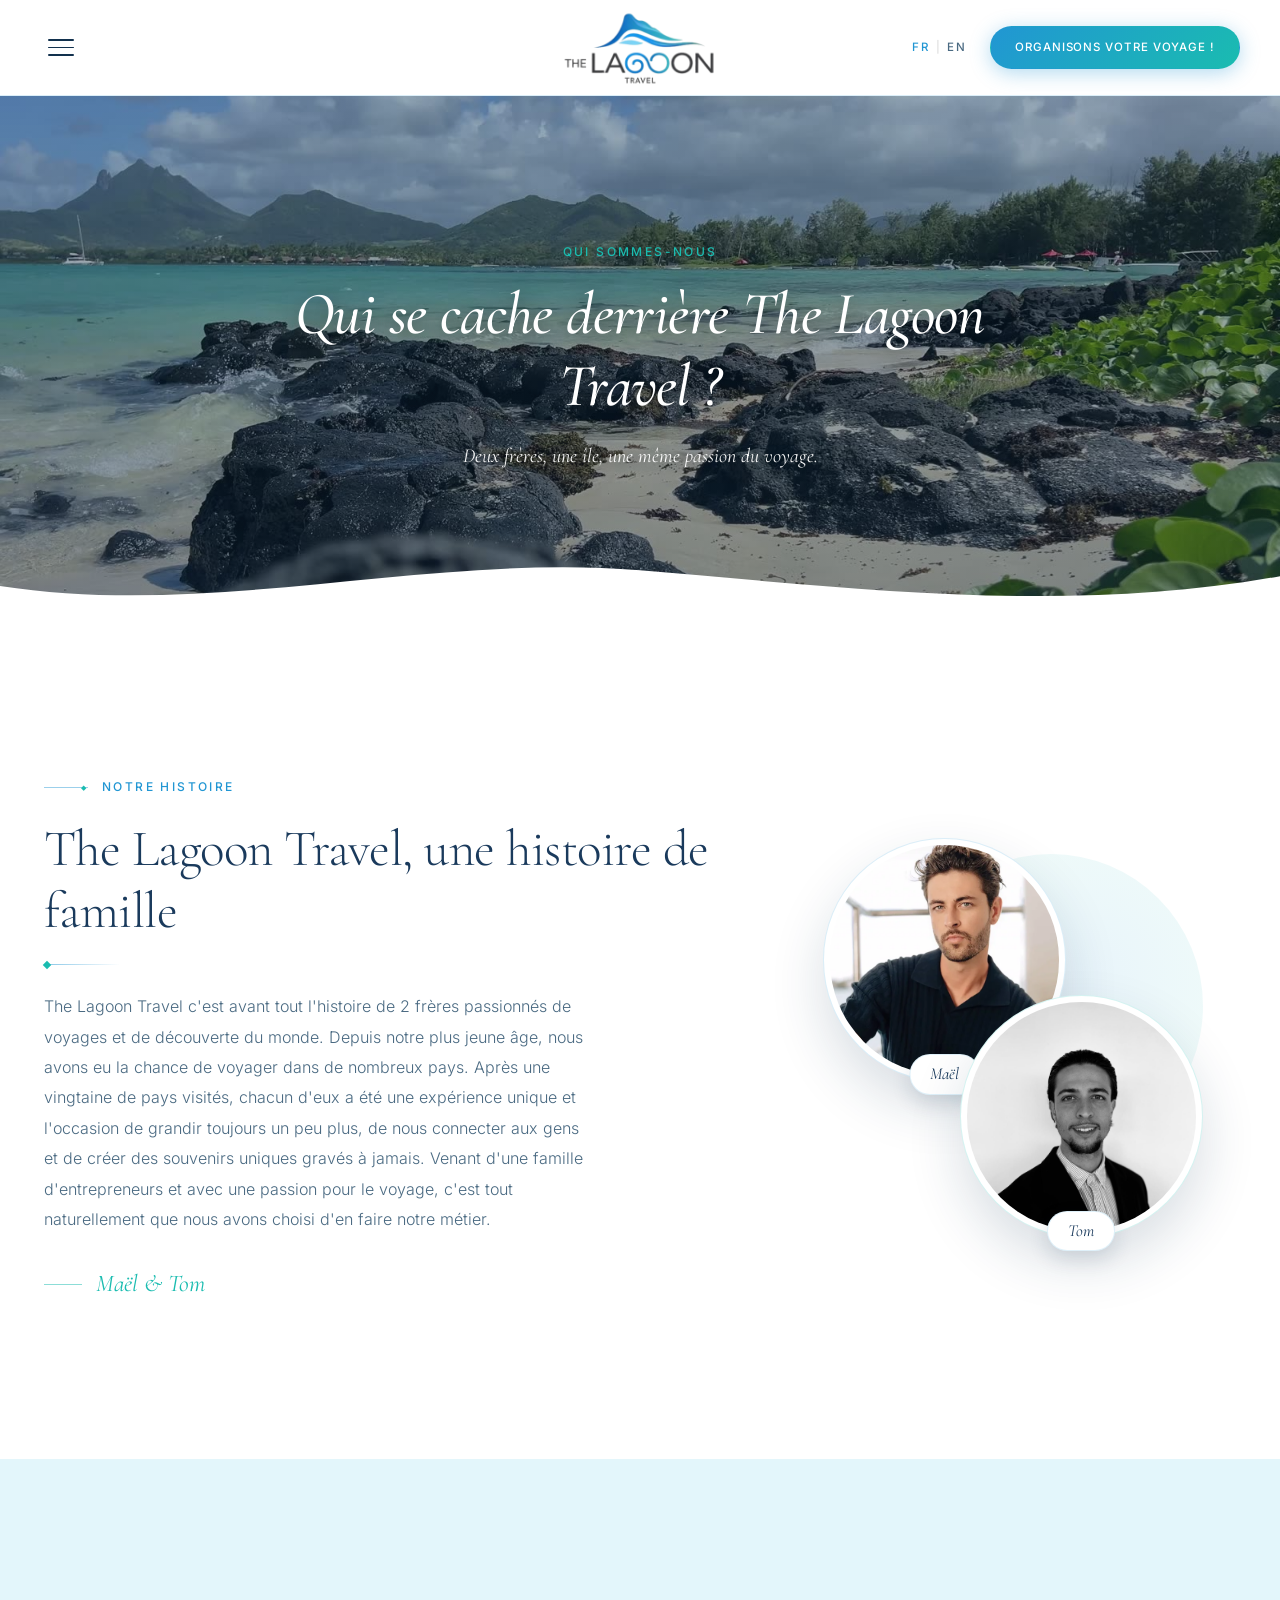
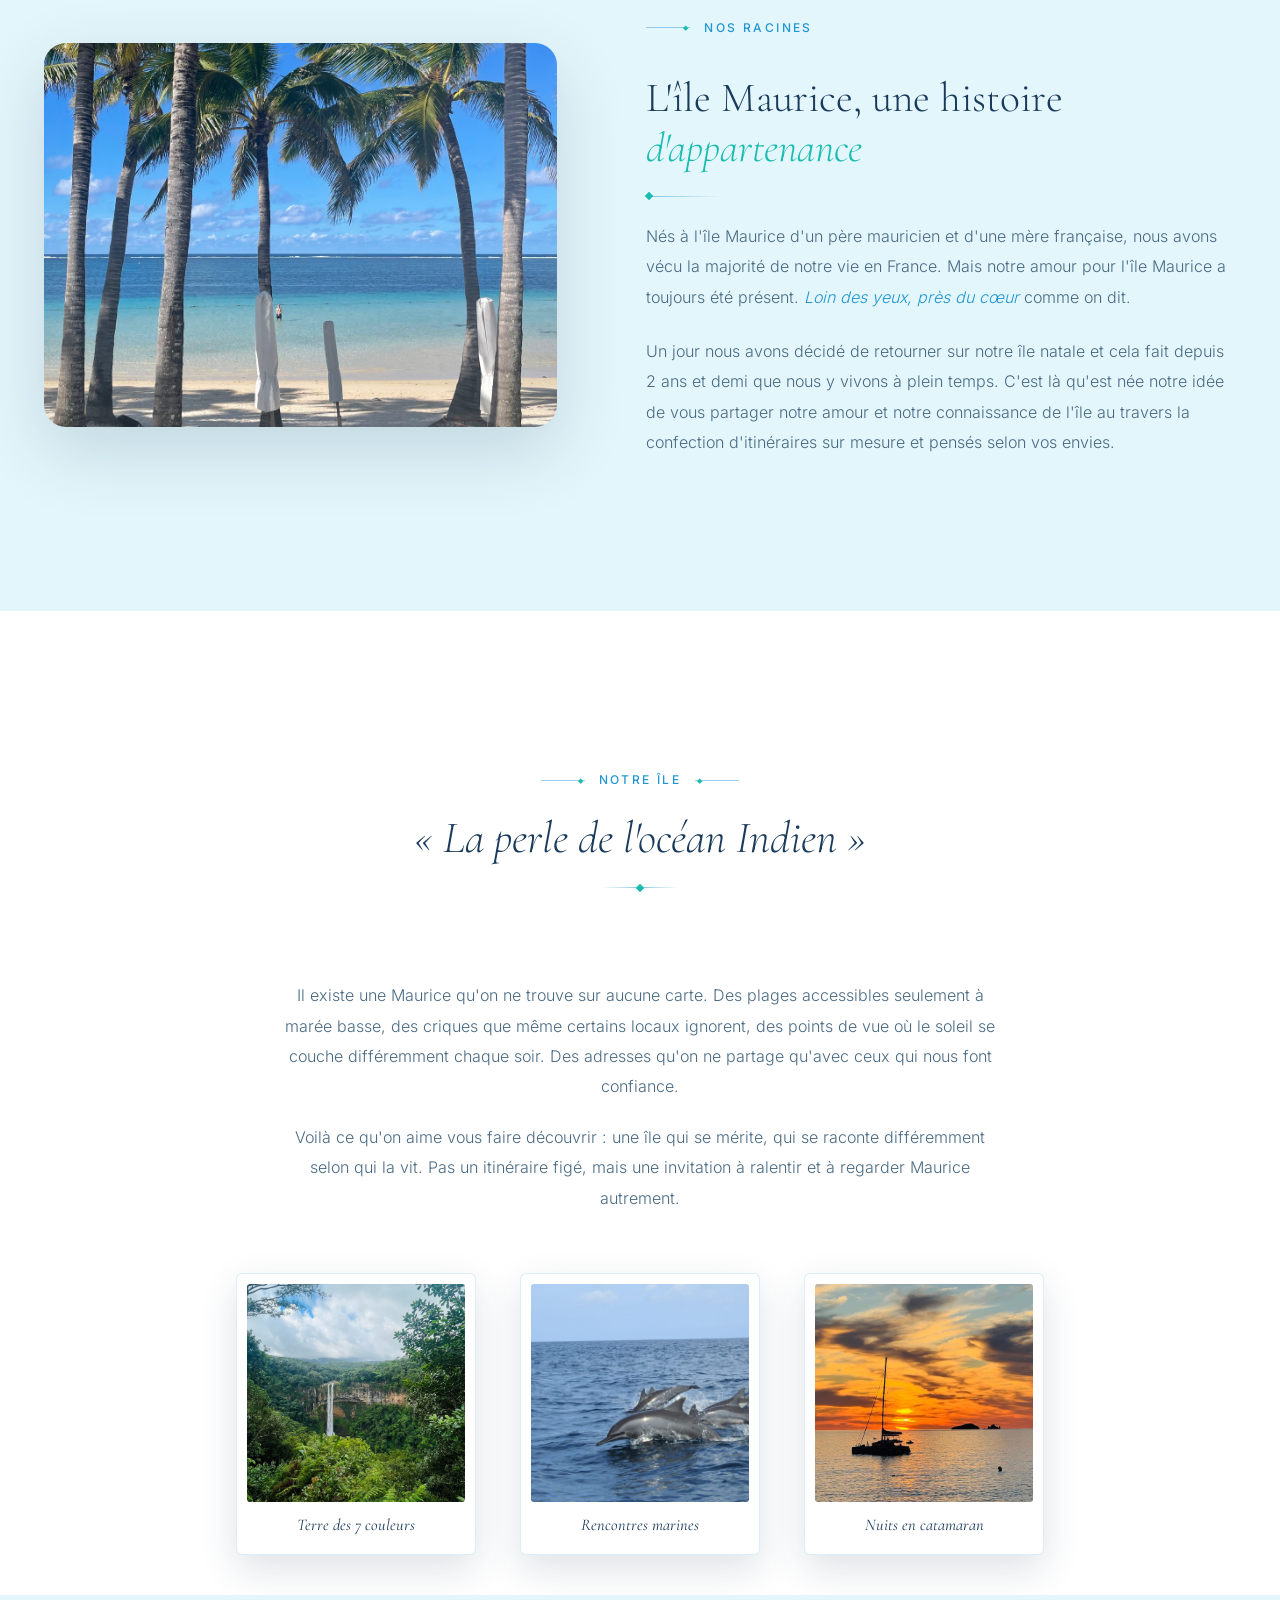
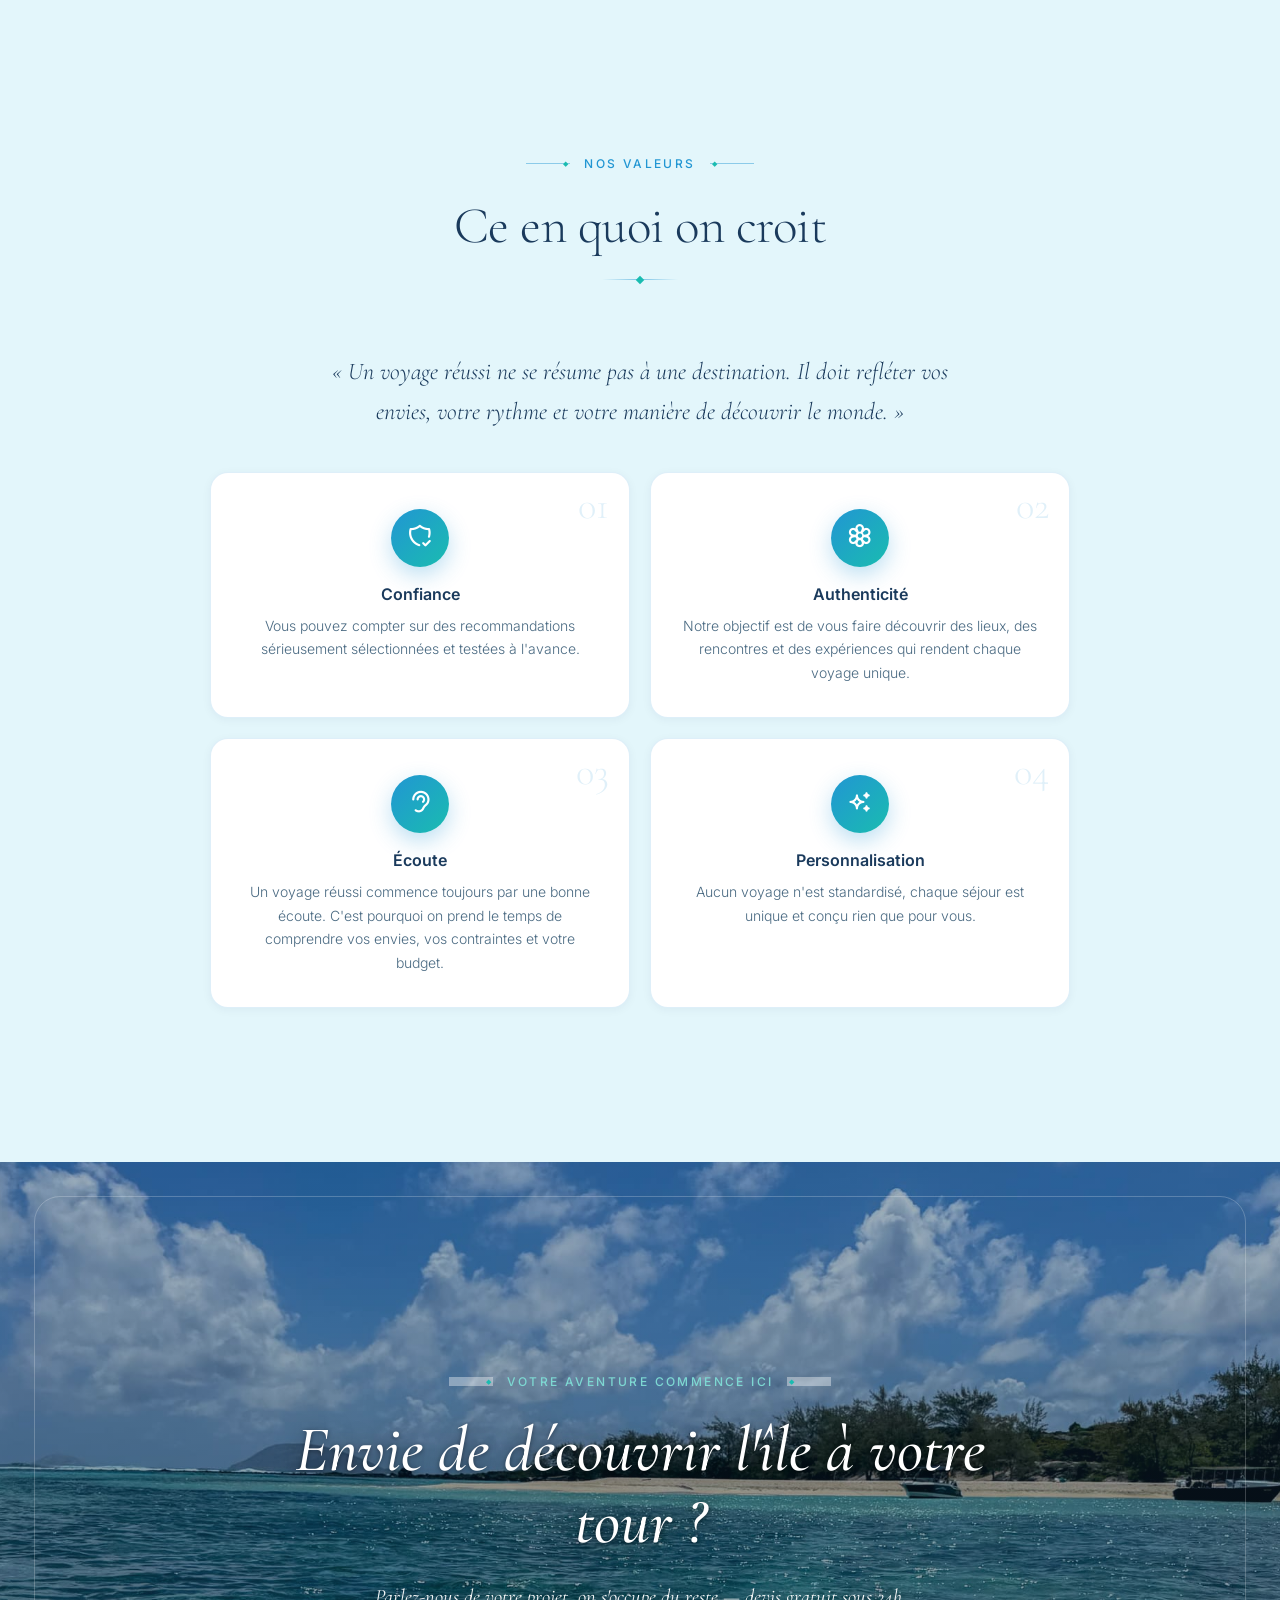
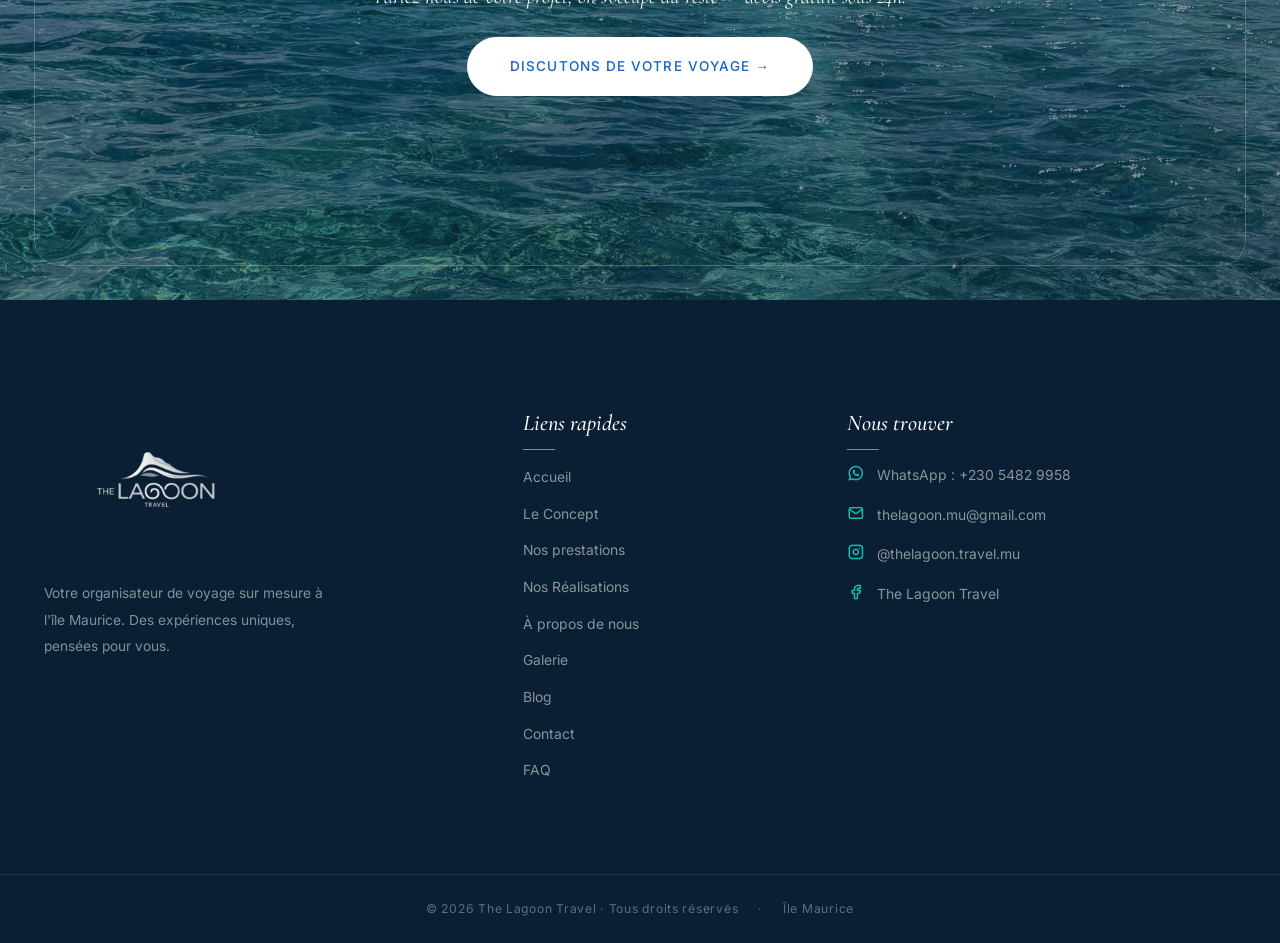
<file: about.html>
<!DOCTYPE html>
<html lang="fr">
<head>
  <meta charset="UTF-8">
  <meta name="viewport" content="width=device-width, initial-scale=1.0">
  <!-- Filet de sécurité de l'affichage : les blocs .fade-* ne sont cachés que si le JS tourne (html.js).
       Si main.js n'a pas démarré au bout de 1,5 s, on révèle les blocs proches de l'écran (et au défilement). -->
  <script>
    document.documentElement.classList.add('js');
    (function () {
      var sel = '.fade-up,.fade-in,.fade-left,.fade-right';
      function reveal() {
        if (window.__fadeReady) return true;
        document.querySelectorAll(sel).forEach(function (e) {
          if (e.getBoundingClientRect().top < innerHeight + 200) e.classList.add('visible');
        });
        return false;
      }
      setTimeout(function () {
        if (!reveal()) addEventListener('scroll', reveal, { passive: true });
      }, 1500);
    })();
  </script>
  <title>Qui sommes-nous — The Lagoon Travel</title>
  <meta name="description" content="Découvrez Maël et Tom, deux frères franco-mauriciens fondateurs de The Lagoon Travel, votre agence de voyages sur mesure à l'île Maurice.">
  <link rel="canonical" href="https://thelagoontravel.com/about.html">

  <link rel="stylesheet" href="assets/css/tabler-subset.css?v=1">
  <link rel="stylesheet" href="assets/css/style.css?v=6">
  <link rel="stylesheet" href="assets/css/components.css?v=3">
  <link rel="stylesheet" href="assets/css/animations.css">
</head>
<body>

<!-- Navigation -->
<nav class="navbar" id="navbar" role="navigation" aria-label="Navigation principale">
  <div class="nav-container">
    <button class="nav-hamburger" id="navHamburger" aria-label="Ouvrir le menu" aria-expanded="false" aria-controls="navOverlay">
      <span></span><span></span><span></span>
    </button>
    <div class="nav-lang-compact">
      <button class="lang-btn lang-btn-compact active" data-lang="fr" onclick="switchLang('fr')">FR</button>
      <span>|</span>
      <button class="lang-btn lang-btn-compact" data-lang="en" onclick="switchLang('en')">EN</button>
    </div>
    <a href="index.html" class="nav-logo" aria-label="Accueil The Lagoon Travel">
      <div class="logo-wrap">
        <img src="assets/images/Logo_The_lagoon.png" alt="The Lagoon Travel" class="logo-img" fetchpriority="high">
      </div>
    </a>
    <div class="nav-right">
      <div class="lang-switcher" role="group" aria-label="Langue">
        <button class="lang-btn active" data-lang="fr" onclick="switchLang('fr')">FR</button>
        <span class="lang-sep">|</span>
        <button class="lang-btn" data-lang="en" onclick="switchLang('en')">EN</button>
      </div>
      <a href="devis.html" class="btn btn-primary btn-primary-nav btn-sm" data-i18n="nav.cta">Organisons votre voyage ! 🌴</a>
    </div>
  </div>
  <div class="nav-overlay" id="navOverlay" role="dialog" aria-modal="true" aria-label="Menu principal">
    <div class="nav-overlay-inner">
      <button class="menu-close" aria-label="Fermer le menu">
        <i class="ti ti-x"></i>
      </button>
      <ul class="nav-menu">
        <li><a href="index.html" data-i18n="nav.home">Accueil</a></li>
        <li>
          <button class="nav-menu-btn" type="button" aria-expanded="false">
            <span data-i18n="nav.concept">Le Concept</span> <i class="ti ti-chevron-down nav-chevron" aria-hidden="true"></i>
          </button>
          <ul class="nav-submenu">
            <li><a href="concept.html" data-i18n="nav.concept_sub">Concept</a></li>
            <li><a href="prestations.html" data-i18n="nav.prestations">Nos prestations</a></li>
          </ul>
        </li>
        <li><a href="realisations.html" data-i18n="nav.realisations">Nos Réalisations</a></li>
        <li><a href="about.html" data-i18n="nav.about">À propos de nous</a></li>
        <li><a href="galerie.html" data-i18n="nav.gallery">Galerie</a></li>
        <li><a href="blog.html" data-i18n="nav.blog">Blog</a></li>
        <li><a href="contact.html" data-i18n="nav.contact">Contact</a></li>
        <li><a href="faq.html" data-i18n="nav.faq">FAQ</a></li>
      </ul>

      <div class="nav-overlay-langs lang-switcher" role="group" aria-label="Langue">
        <button class="lang-btn active" data-lang="fr" onclick="switchLang('fr')">FR</button>
        <span class="lang-sep">|</span>
        <button class="lang-btn" data-lang="en" onclick="switchLang('en')">EN</button>
      </div>
    </div>
  </div>
</nav>

<!-- Hero -->
<section class="page-hero about-hero page-hero--about">
  <video class="page-hero-video" autoplay muted loop playsinline webkit-playsinline preload="auto" poster="assets/images/galerie-hero-poster.jpg">
    <source src="assets/videos/galerie-hero.mp4" type="video/mp4">
  </video>
  <div class="page-hero-content">
    <span class="page-hero-eyebrow">Qui sommes-nous</span>
    <h1 class="page-hero-title fade-up" data-i18n="about.hero_title">Qui se cache derrière The Lagoon Travel ?</h1>
    <p class="page-hero-subtitle fade-up" data-i18n="about.hero_subtitle">Deux frères, une île, une même passion du voyage.</p>
  </div>
</section>

<!-- ══ SECTION 1 — NOTRE HISTOIRE ══ -->
<section class="section histoire-about" id="notre-histoire">
  <div class="container">
    <div class="histoire-about-grid">

      <div class="histoire-about-content fade-up">
        <span class="section-eyebrow" data-i18n="about.histoire_eyebrow">NOTRE HISTOIRE</span>
        <h2 class="section-title" data-i18n="about.histoire_title">The Lagoon Travel, une histoire de famille</h2>
        <div class="divider divider--left"></div>
        <p class="histoire-about-text" data-i18n="about.histoire_text">
          The Lagoon Travel c'est avant tout l'histoire de 2 frères passionnés de voyages et de découverte du monde. Depuis notre plus jeune âge, nous avons eu la chance de voyager dans de nombreux pays. Après une vingtaine de pays visités, chacun d'eux a été une expérience unique et l'occasion de grandir toujours un peu plus, de nous connecter aux gens et de créer des souvenirs uniques gravés à jamais. Venant d'une famille d'entrepreneurs et avec une passion pour le voyage, c'est tout naturellement que nous avons choisi d'en faire notre métier.
        </p>
        <span class="histoire-about-signature">Maël &amp; Tom</span>
      </div>

      <div class="histoire-about-media fade-up">
        <span class="ham-shape" aria-hidden="true"></span>
        <svg class="ham-link" viewBox="0 0 100 100" preserveAspectRatio="none" aria-hidden="true">
          <path d="M52,72 C 59,66 57,60 63,53" />
        </svg>

        <figure class="ham-photo ham-photo--mael">
          <img src="assets/images/mael.webp" alt="Maël, cofondateur de The Lagoon Travel" loading="lazy">
          <figcaption class="ham-name">Maël</figcaption>
        </figure>

        <figure class="ham-photo ham-photo--tom">
          <img src="assets/images/tom.jpg" alt="Tom, cofondateur de The Lagoon Travel" loading="lazy">
          <figcaption class="ham-name">Tom</figcaption>
        </figure>
      </div>

    </div>
  </div>
</section>

<!-- ══ SECTION 2 — NOS RACINES ══ -->
<section class="section about-roots">
  <div class="container">
    <div class="about-roots-grid">

      <div class="about-roots-media fade-left">
        <img src="assets/images/racines.jpg" alt="L'île Maurice, terre d'origine" class="about-roots-photo-main" loading="lazy">
      </div>

      <div class="about-roots-text fade-right">
        <span class="section-eyebrow" data-i18n="about.racines_eyebrow">NOS RACINES</span>
        <h2 class="about-roots-title" data-i18n="about.racines_title">L'île Maurice, une histoire <em>d'appartenance</em></h2>
        <div class="divider divider--left"></div>
        <p data-i18n="about.racines_text1">
          Nés à l'île Maurice d'un père mauricien et d'une mère française, nous avons vécu la majorité de notre vie en France. Mais notre amour pour l'île Maurice a toujours été présent. <em>Loin des yeux, près du cœur</em> comme on dit.
        </p>
        <p data-i18n="about.racines_text2">
          Un jour nous avons décidé de retourner sur notre île natale et cela fait depuis 2 ans et demi que nous y vivons à plein temps. C'est là qu'est née notre idée de vous partager notre amour et notre connaissance de l'île au travers la confection d'itinéraires sur mesure et pensés selon vos envies.
        </p>
      </div>

    </div>
  </div>
</section>

<!-- ══ SECTION 2bis — LA PERLE DE L'OCÉAN INDIEN ══ -->
<section class="section about-perle">
  <div class="container">

    <div class="section-header fade-up">
      <span class="section-eyebrow" data-i18n="about.perle_eyebrow">Notre île</span>
      <h2 class="about-perle-title" data-i18n="about.perle_title">&laquo;&nbsp;La perle de l'océan Indien&nbsp;&raquo;</h2>
      <div class="divider"></div>
    </div>

    <p class="about-perle-text fade-up" data-i18n="about.perle_text1">
      Il existe une Maurice qu'on ne trouve sur aucune carte. Des plages accessibles seulement à marée basse, des criques que même certains locaux ignorent, des points de vue où le soleil se couche différemment chaque soir. Des adresses qu'on ne partage qu'avec ceux qui nous font confiance.
    </p>
    <p class="about-perle-text fade-up" data-i18n="about.perle_text2">
      Voilà ce qu'on aime vous faire découvrir : une île qui se mérite, qui se raconte différemment selon qui la vit. Pas un itinéraire figé, mais une invitation à ralentir et à regarder Maurice autrement.
    </p>

    <div class="about-photo-strip">
      <figure class="about-polaroid fade-up">
        <img src="assets/images/chamarel.jpg" alt="La terre des sept couleurs de Chamarel" loading="lazy">
        <figcaption data-i18n="about.polaroid1">Terre des 7 couleurs</figcaption>
      </figure>
      <figure class="about-polaroid fade-up">
        <img src="assets/images/rencontres-marines.jpg" alt="Rencontre avec les dauphins dans le lagon" loading="lazy">
        <figcaption data-i18n="about.polaroid2">Rencontres marines</figcaption>
      </figure>
      <figure class="about-polaroid fade-up">
        <img src="assets/images/nuit-catamaran.webp" alt="Nuit en catamaran sous les étoiles" loading="lazy">
        <figcaption data-i18n="about.polaroid3">Nuits en catamaran</figcaption>
      </figure>
    </div>

  </div>
</section>

<!-- ══ SECTION 3 — NOS VALEURS ══ -->
<section class="section about-valeurs">
  <div class="container">

    <div class="section-header fade-up">
      <span class="section-eyebrow" data-i18n="about.valeurs_eyebrow">NOS VALEURS</span>
      <h2 class="section-title" data-i18n="about.valeurs_title">Ce en quoi on croit</h2>
      <div class="divider"></div>
    </div>

    <p class="about-valeurs-intro fade-up" data-i18n="about.valeurs_quote">
      &laquo;&nbsp;Un voyage réussi ne se résume pas à une destination. Il doit refléter vos envies, votre rythme et votre manière de découvrir le monde.&nbsp;&raquo;
    </p>

    <div class="about-values-grid">

      <div class="about-value-card fade-up">
        <span class="about-value-num" aria-hidden="true">01</span>
        <div class="about-value-icon"><i class="ti ti-shield-check"></i></div>
        <h3 class="about-value-title" data-i18n="about.val1_title">Confiance</h3>
        <p class="about-value-text" data-i18n="about.val1_text">Vous pouvez compter sur des recommandations sérieusement sélectionnées et testées à l'avance.</p>
      </div>

      <div class="about-value-card fade-up">
        <span class="about-value-num" aria-hidden="true">02</span>
        <div class="about-value-icon"><i class="ti ti-flower"></i></div>
        <h3 class="about-value-title" data-i18n="about.val2_title">Authenticité</h3>
        <p class="about-value-text" data-i18n="about.val2_text">Notre objectif est de vous faire découvrir des lieux, des rencontres et des expériences qui rendent chaque voyage unique.</p>
      </div>

      <div class="about-value-card fade-up">
        <span class="about-value-num" aria-hidden="true">03</span>
        <div class="about-value-icon"><i class="ti ti-ear"></i></div>
        <h3 class="about-value-title" data-i18n="about.val3_title">Écoute</h3>
        <p class="about-value-text" data-i18n="about.val3_text">Un voyage réussi commence toujours par une bonne écoute. C'est pourquoi on prend le temps de comprendre vos envies, vos contraintes et votre budget.</p>
      </div>

      <div class="about-value-card fade-up">
        <span class="about-value-num" aria-hidden="true">04</span>
        <div class="about-value-icon"><i class="ti ti-sparkles"></i></div>
        <h3 class="about-value-title" data-i18n="about.val4_title">Personnalisation</h3>
        <p class="about-value-text" data-i18n="about.val4_text">Aucun voyage n'est standardisé, chaque séjour est unique et conçu rien que pour vous.</p>
      </div>

    </div>

  </div>
</section>

<!-- CTA BAND -->
<section class="cta-band">
  <div class="cta-bg" aria-hidden="true"></div>
  <div class="cta-frame" aria-hidden="true"></div>
  <div class="container cta-inner">
    <span class="section-eyebrow section-eyebrow--light fade-up" data-i18n="about.cta_eyebrow">Votre aventure commence ici</span>
    <h2 class="cta-title fade-up" data-i18n="about.cta_title">
      Envie de découvrir l'île à votre tour ?
    </h2>
    <p class="cta-text fade-up" data-i18n="about.cta_text">
      Parlez-nous de votre projet, on s'occupe du reste — devis gratuit sous 24h.
    </p>
    <div class="cta-actions fade-up">
      <a href="devis.html" class="btn btn-white btn-lg" data-i18n="about.cta_btn">Discutons de votre voyage →</a>
    </div>
  </div>
</section>

<!-- Footer -->
<footer class="footer" role="contentinfo">
  <div class="container">
    <div class="footer-grid">
      <div class="footer-brand">
        <div class="footer-logo-wrap">
          <img src="assets/images/Logo_The_lagoon.png" alt="The Lagoon Travel" class="footer-logo-img" loading="lazy">
        </div>
        <p data-i18n="footer.desc">Votre organisateur de voyage sur mesure à l'île Maurice. Des expériences uniques, pensées pour vous.</p>
      </div>
      <div class="footer-links fade-up">
        <h4 class="footer-col-title" data-i18n="footer.links_title">Liens rapides</h4>
        <ul class="footer-links-list">
          <li><a href="index.html" data-i18n="nav.home">Accueil</a></li>
          <li><a href="concept.html" data-i18n="nav.concept">Le Concept</a></li>
          <li><a href="prestations.html" data-i18n="nav.prestations">Nos prestations</a></li>
          <li><a href="realisations.html" data-i18n="nav.realisations">Nos Réalisations</a></li>
          <li><a href="about.html" data-i18n="nav.about">À propos de nous</a></li>
          <li><a href="galerie.html" data-i18n="nav.gallery">Galerie</a></li>
          <li><a href="blog.html" data-i18n="nav.blog">Blog</a></li>
          <li><a href="contact.html" data-i18n="nav.contact">Contact</a></li>
          <li><a href="faq.html" data-i18n="nav.faq">FAQ</a></li>
        </ul>
      </div>
      <div class="footer-contact fade-up">
        <h4 class="footer-col-title" data-i18n="footer.contact_title">Nous trouver</h4>
        <div class="footer-contact-item"><i class="ti ti-brand-whatsapp"></i><a href="https://wa.me/23054829958" target="_blank" rel="noopener">WhatsApp : +230 5482 9958</a></div>
        <div class="footer-contact-item"><i class="ti ti-mail"></i><a href="mailto:thelagoon.mu@gmail.com">thelagoon.mu@gmail.com</a></div>
        <div class="footer-contact-item"><i class="ti ti-brand-instagram"></i><a href="https://www.instagram.com/thelagoon.travel.mu" target="_blank" rel="noopener">@thelagoon.travel.mu</a></div>
        <div class="footer-contact-item"><i class="ti ti-brand-facebook"></i><a href="https://facebook.com/thelagoontravel" target="_blank" rel="noopener">The Lagoon Travel</a></div>
      </div>
    </div>
  </div>
  <div class="footer-bottom">
    <span data-i18n="footer.copyright">© 2026 The Lagoon Travel · Tous droits réservés</span>
    <span>·</span>
    <span><span data-i18n="footer.heart">Île Maurice</span></span>
  </div>
</footer>

<script defer src="assets/js/i18n.js"></script>
<script defer src="assets/js/main.js"></script></body>
</html>
</file>
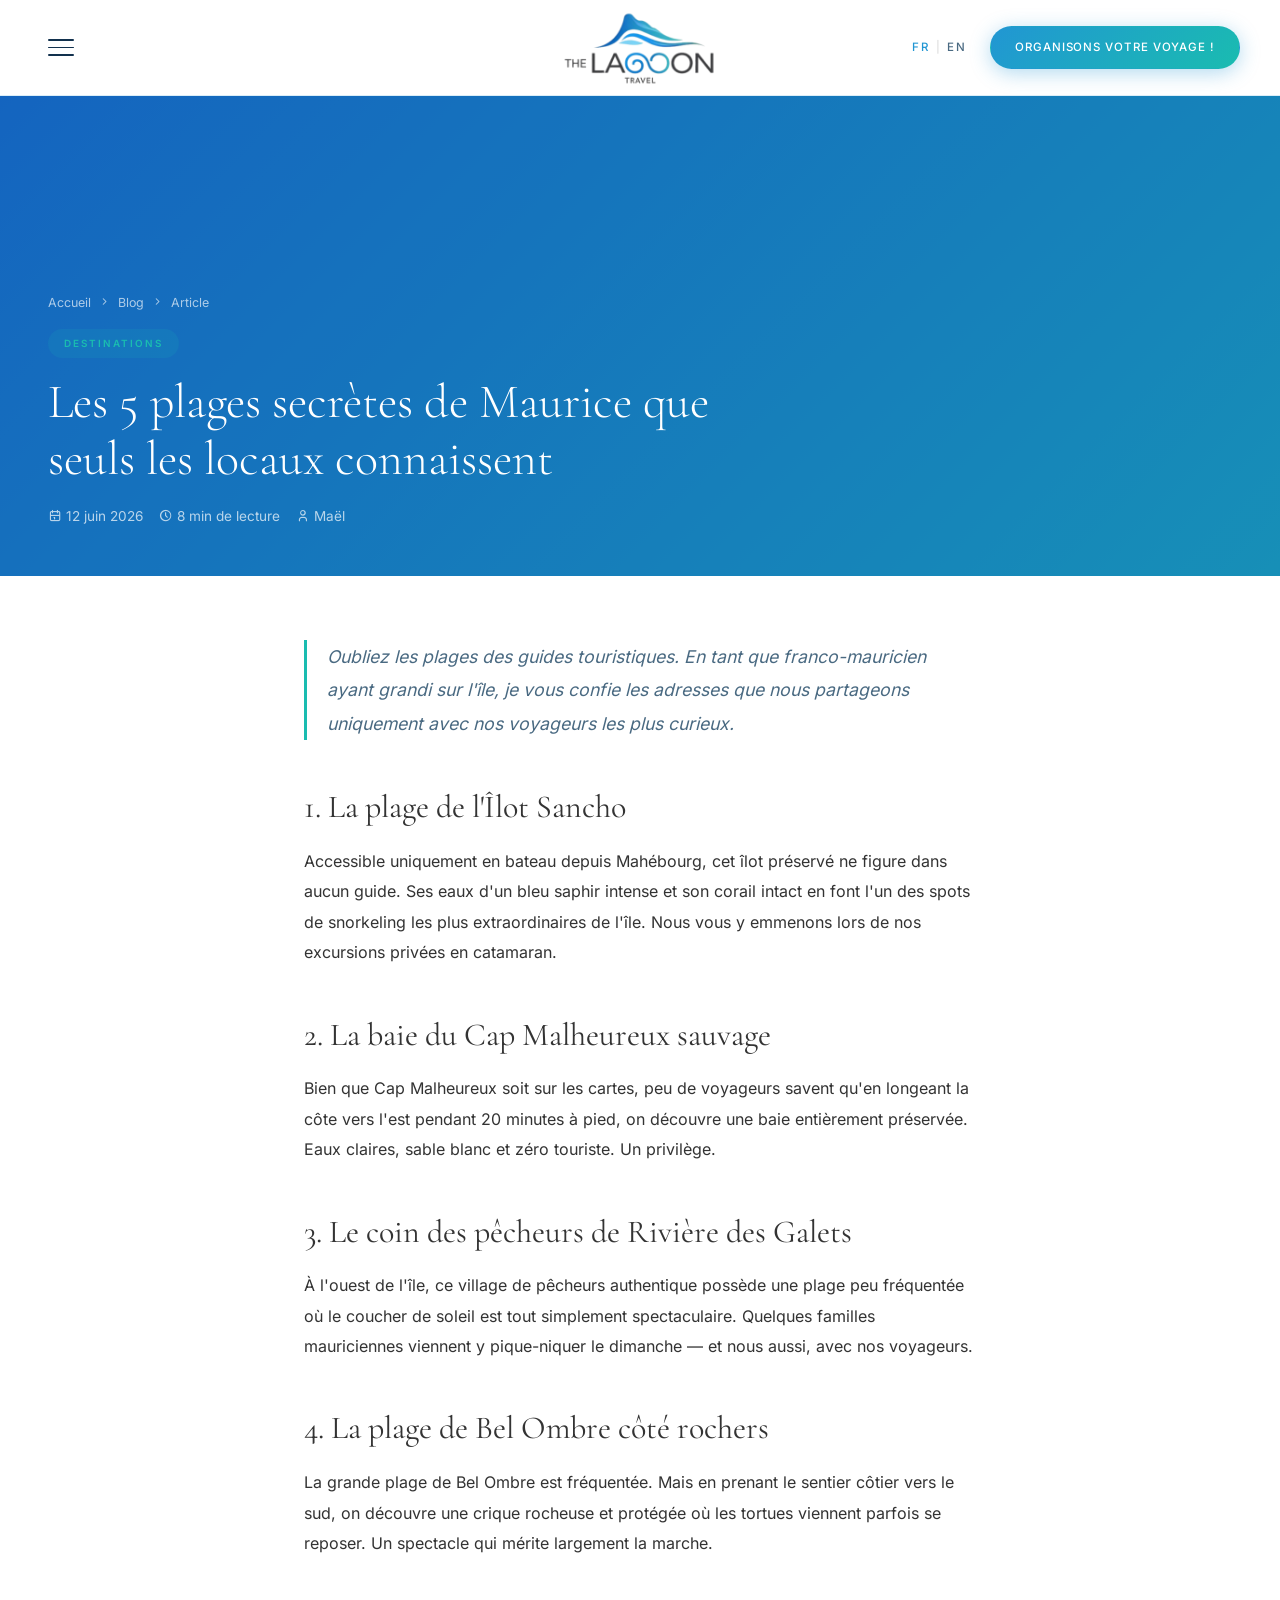
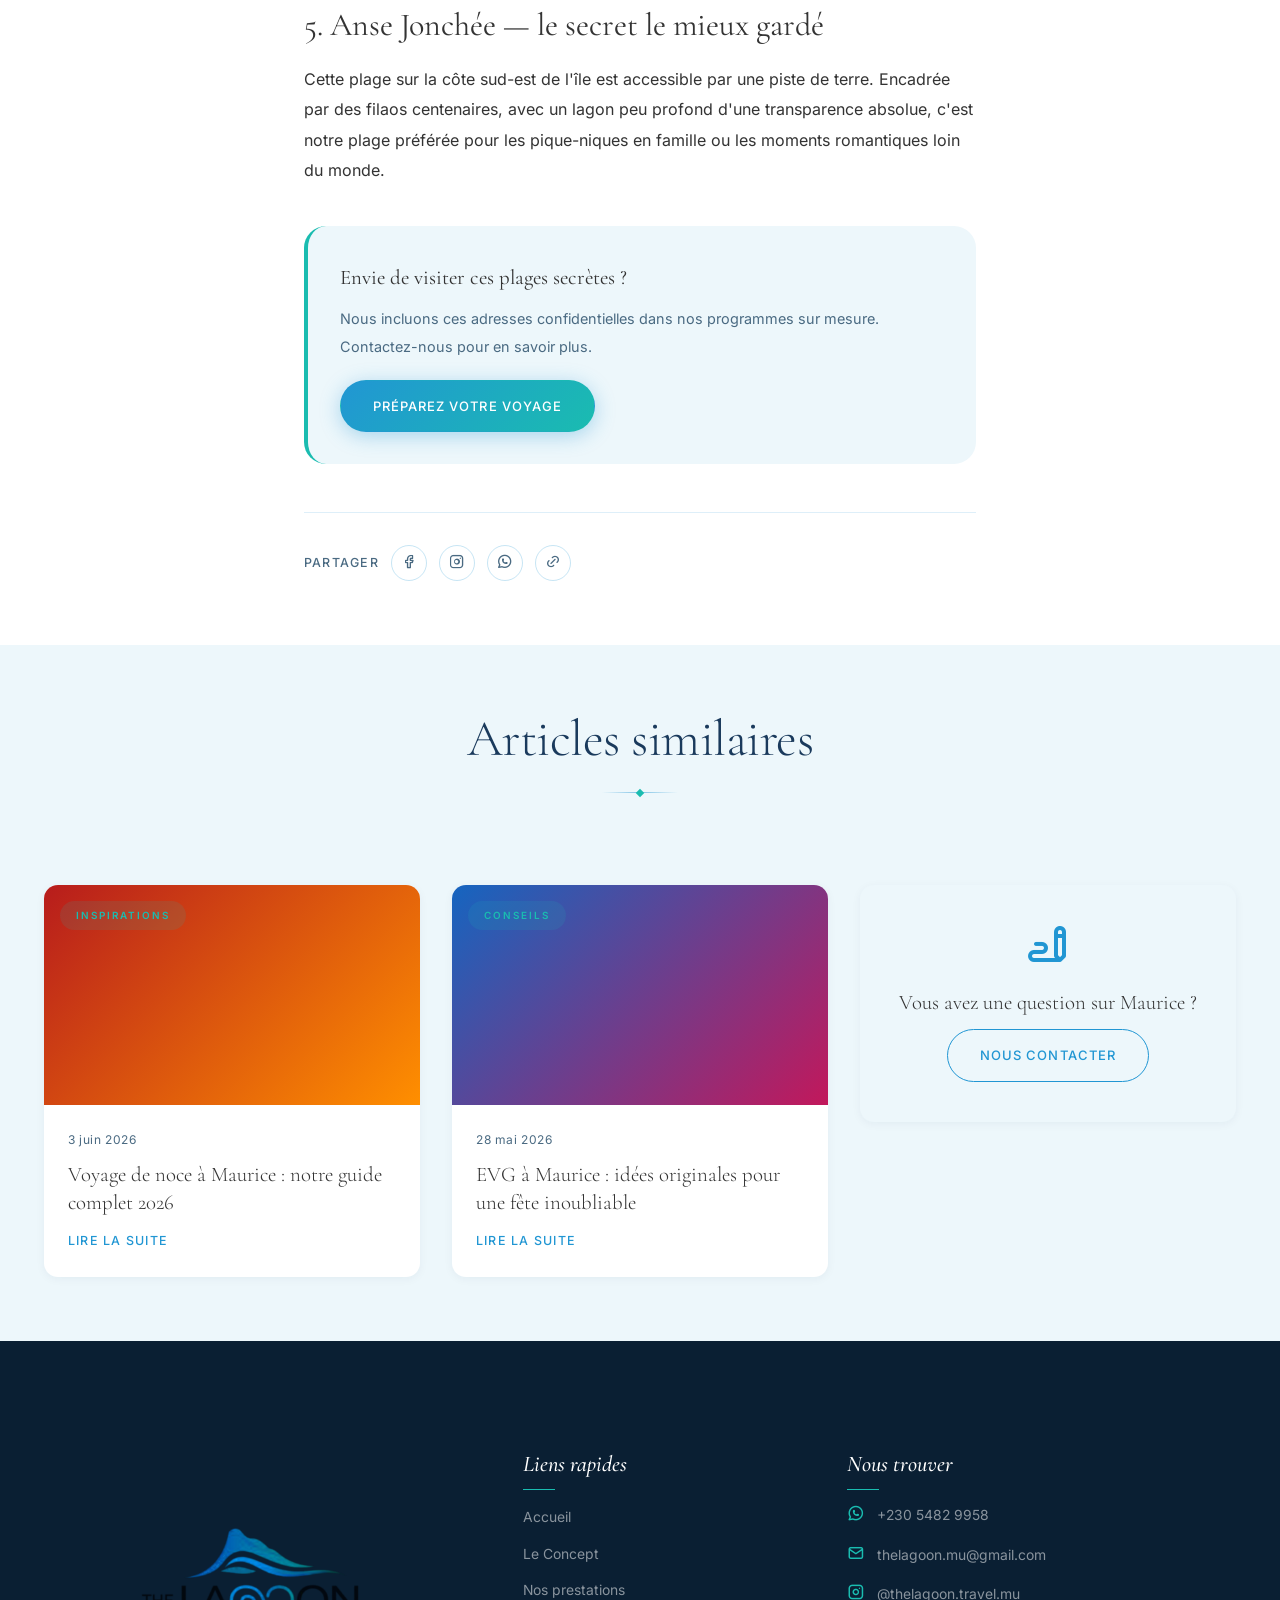
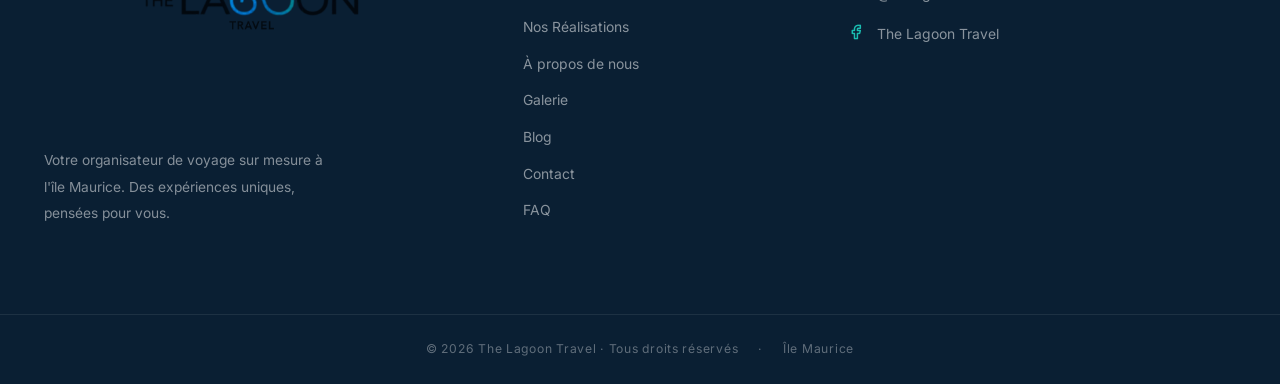
<file: article.html>
<!DOCTYPE html>
<html lang="fr">
<head>
  <meta charset="UTF-8">
  <meta name="viewport" content="width=device-width, initial-scale=1.0">
  <!-- Filet de sécurité de l'affichage : les blocs .fade-* ne sont cachés que si le JS tourne (html.js).
       Si main.js n'a pas démarré au bout de 1,5 s, on révèle les blocs proches de l'écran (et au défilement). -->
  <script>
    document.documentElement.classList.add('js');
    (function () {
      var sel = '.fade-up,.fade-in,.fade-left,.fade-right';
      function reveal() {
        if (window.__fadeReady) return true;
        document.querySelectorAll(sel).forEach(function (e) {
          if (e.getBoundingClientRect().top < innerHeight + 200) e.classList.add('visible');
        });
        return false;
      }
      setTimeout(function () {
        if (!reveal()) addEventListener('scroll', reveal, { passive: true });
      }, 1500);
    })();
  </script>
  <title>Article — The Lagoon Travel</title>
  <meta name="description" content="Article de blog The Lagoon Travel — Conseils et inspirations pour votre séjour à l'île Maurice.">
  <link rel="canonical" href="https://thelagoontravel.com/article.html">

  <link rel="stylesheet" href="assets/css/tabler-subset.css?v=1">
  <link rel="stylesheet" href="assets/css/style.css?v=6">
  <link rel="stylesheet" href="assets/css/components.css?v=3">
  <link rel="stylesheet" href="assets/css/animations.css">
</head>
<body>

<!-- Navigation -->
<nav class="navbar" id="navbar">
  <div class="nav-container">
    <button class="nav-hamburger" id="navHamburger" aria-label="Ouvrir le menu" aria-expanded="false"><span></span><span></span><span></span></button>
    <div class="nav-lang-compact">
      <button class="lang-btn lang-btn-compact active" data-lang="fr" onclick="switchLang('fr')">FR</button>
      <span>|</span>
      <button class="lang-btn lang-btn-compact" data-lang="en" onclick="switchLang('en')">EN</button>
    </div>
    <a href="index.html" class="nav-logo">
      <div class="logo-wrap">
        <img src="assets/images/Logo_The_lagoon.png" alt="The Lagoon Travel" class="logo-img" fetchpriority="high">
      </div>
    </a>
    <div class="nav-right">
      <div class="lang-switcher">
        <button class="lang-btn active" data-lang="fr" onclick="switchLang('fr')">FR</button>
        <span class="lang-sep">|</span>
        <button class="lang-btn" data-lang="en" onclick="switchLang('en')">EN</button>
      </div>
      <a href="devis.html" class="btn btn-primary btn-primary-nav btn-sm" data-i18n="nav.cta">Préparez votre voyage</a>
    </div>
  </div>
  <div class="nav-overlay" id="navOverlay">
    <div class="nav-overlay-inner">
      <button class="menu-close" aria-label="Fermer le menu">
        <i class="ti ti-x"></i>
      </button>
      <ul class="nav-menu">
        <li><a href="index.html" data-i18n="nav.home">Accueil</a></li>
        <li>
          <button class="nav-menu-btn" type="button" aria-expanded="false">
            <span data-i18n="nav.concept">Le Concept</span> <i class="ti ti-chevron-down nav-chevron" aria-hidden="true"></i>
          </button>
          <ul class="nav-submenu">
            <li><a href="concept.html" data-i18n="nav.concept_sub">Concept</a></li>
            <li><a href="prestations.html" data-i18n="nav.prestations">Nos prestations</a></li>
          </ul>
        </li>
        <li><a href="realisations.html" data-i18n="nav.realisations">Nos Réalisations</a></li>
        <li><a href="about.html" data-i18n="nav.about">À propos de nous</a></li>
        <li><a href="galerie.html" data-i18n="nav.gallery">Galerie</a></li>
        <li><a href="blog.html" data-i18n="nav.blog">Blog</a></li>
        <li><a href="contact.html" data-i18n="nav.contact">Contact</a></li>
        <li><a href="faq.html" data-i18n="nav.faq">FAQ</a></li>
      </ul>

      <div class="nav-overlay-langs lang-switcher" role="group" aria-label="Langue">
        <button class="lang-btn active" data-lang="fr" onclick="switchLang('fr')">FR</button>
        <span class="lang-sep">|</span>
        <button class="lang-btn" data-lang="en" onclick="switchLang('en')">EN</button>
      </div>
    </div>
  </div>
</nav>

<!-- Article Hero -->
<div class="article-hero">
  <div class="img-gradient" style="background:linear-gradient(135deg,#1565C0,#1ABCB0);width:100%;height:100%;"></div>
  <div class="article-hero-overlay">
    <div class="article-hero-content">
      <nav class="breadcrumb" aria-label="Fil d'Ariane">
        <a href="index.html">Accueil</a>
        <i class="ti ti-chevron-right" style="font-size:0.7rem;"></i>
        <a href="blog.html">Blog</a>
        <i class="ti ti-chevron-right" style="font-size:0.7rem;"></i>
        <span>Article</span>
      </nav>
      <span class="badge badge-teal" style="margin-bottom:16px;">Destinations</span>
      <h1 style="font-family:var(--font-display);font-weight:300;font-size:clamp(1.8rem,4vw,3rem);color:var(--white);margin-bottom:16px;line-height:1.2;" id="articleTitle">
        Les 5 plages secrètes de Maurice que seuls les locaux connaissent
      </h1>
      <div style="display:flex;align-items:center;gap:16px;color:rgba(255,255,255,0.7);font-size:0.85rem;">
        <span><i class="ti ti-calendar" style="margin-right:4px;"></i>12 juin 2026</span>
        <span><i class="ti ti-clock" style="margin-right:4px;"></i>8 min de lecture</span>
        <span><i class="ti ti-user" style="margin-right:4px;"></i>Maël</span>
      </div>
    </div>
  </div>
</div>

<!-- Article Body -->
<main>
  <div class="article-body">

    <p style="font-size:1.1rem;color:var(--text-mid);font-style:italic;border-left:3px solid var(--teal);padding-left:20px;margin-bottom:40px;">
      Oubliez les plages des guides touristiques. En tant que franco-mauricien ayant grandi sur l'île,
      je vous confie les adresses que nous partageons uniquement avec nos voyageurs les plus curieux.
    </p>

    <h2>1. La plage de l'Îlot Sancho</h2>
    <p>
      Accessible uniquement en bateau depuis Mahébourg, cet îlot préservé ne figure dans aucun guide.
      Ses eaux d'un bleu saphir intense et son corail intact en font l'un des spots de snorkeling
      les plus extraordinaires de l'île. Nous vous y emmenons lors de nos excursions privées en catamaran.
    </p>

    <h2>2. La baie du Cap Malheureux sauvage</h2>
    <p>
      Bien que Cap Malheureux soit sur les cartes, peu de voyageurs savent qu'en longeant la côte
      vers l'est pendant 20 minutes à pied, on découvre une baie entièrement préservée. Eaux claires,
      sable blanc et zéro touriste. Un privilège.
    </p>

    <h2>3. Le coin des pêcheurs de Rivière des Galets</h2>
    <p>
      À l'ouest de l'île, ce village de pêcheurs authentique possède une plage peu fréquentée
      où le coucher de soleil est tout simplement spectaculaire. Quelques familles mauriciennes
      viennent y pique-niquer le dimanche — et nous aussi, avec nos voyageurs.
    </p>

    <h2>4. La plage de Bel Ombre côté rochers</h2>
    <p>
      La grande plage de Bel Ombre est fréquentée. Mais en prenant le sentier côtier vers le sud,
      on découvre une crique rocheuse et protégée où les tortues viennent parfois se reposer.
      Un spectacle qui mérite largement la marche.
    </p>

    <h2>5. Anse Jonchée — le secret le mieux gardé</h2>
    <p>
      Cette plage sur la côte sud-est de l'île est accessible par une piste de terre.
      Encadrée par des filaos centenaires, avec un lagon peu profond d'une transparence absolue,
      c'est notre plage préférée pour les pique-niques en famille ou les moments romantiques
      loin du monde.
    </p>

    <div style="padding:32px;background:var(--mist);border-radius:var(--radius-lg);margin:40px 0;border-left:4px solid var(--teal);">
      <p style="font-family:var(--font-display);font-size:1.3rem;color:var(--anthracite);margin-bottom:8px;">
        Envie de visiter ces plages secrètes ?
      </p>
      <p style="font-size:0.9rem;color:var(--text-mid);margin-bottom:20px;">
        Nous incluons ces adresses confidentielles dans nos programmes sur mesure.
        Contactez-nous pour en savoir plus.
      </p>
      <a href="devis.html" class="btn btn-primary">Préparez votre voyage</a>
    </div>

    <!-- Share -->
    <div class="article-share">
      <span class="article-share-label">Partager</span>
      <a href="#" class="share-btn" aria-label="Partager sur Facebook"><i class="ti ti-brand-facebook"></i></a>
      <a href="#" class="share-btn" aria-label="Partager sur Instagram"><i class="ti ti-brand-instagram"></i></a>
      <a href="#" class="share-btn" aria-label="Partager sur WhatsApp"><i class="ti ti-brand-whatsapp"></i></a>
      <a href="#" class="share-btn" aria-label="Copier le lien"><i class="ti ti-link"></i></a>
    </div>

  </div>
</main>

<!-- Articles similaires -->
<section class="related-articles">
  <div class="container">
    <div class="section-header">
      <h2 class="section-title">Articles similaires</h2>
      <div class="divider"></div>
    </div>
    <div class="blog-grid">
      <div class="blog-card-wrap" data-category="inspirations">
        <article class="blog-card fade-up">
          <div class="blog-card-image">
            <div class="img-gradient" style="background:linear-gradient(135deg,#B71C1C,#FF8F00);"></div>
            <span class="badge badge-teal blog-card-category">Inspirations</span>
          </div>
          <div class="blog-card-body">
            <p class="blog-card-date">3 juin 2026</p>
            <h3 class="blog-card-title">Voyage de noce à Maurice : notre guide complet 2026</h3>
            <a href="article.html?slug=voyage-de-noce-2026" class="blog-read-more" data-i18n="blog.read_more">
              Lire la suite <i class="ti ti-arrow-right"></i>
            </a>
          </div>
        </article>
      </div>
      <div class="blog-card-wrap" data-category="conseils">
        <article class="blog-card fade-up">
          <div class="blog-card-image">
            <div class="img-gradient" style="background:linear-gradient(135deg,#1565C0,#C2185B);"></div>
            <span class="badge badge-teal blog-card-category">Conseils</span>
          </div>
          <div class="blog-card-body">
            <p class="blog-card-date">28 mai 2026</p>
            <h3 class="blog-card-title">EVG à Maurice : idées originales pour une fête inoubliable</h3>
            <a href="article.html?slug=evg-mauritius" class="blog-read-more" data-i18n="blog.read_more">
              Lire la suite <i class="ti ti-arrow-right"></i>
            </a>
          </div>
        </article>
      </div>
      <div class="blog-card-wrap" data-category="destinations">
        <article class="blog-card fade-up" style="background:var(--mist);display:flex;flex-direction:column;justify-content:center;align-items:center;text-align:center;padding:40px 24px;">
          <i class="ti ti-writing" style="font-size:3rem;color:var(--blue-logo);margin-bottom:16px;"></i>
          <h3 class="blog-card-title" style="margin-bottom:12px;">Vous avez une question sur Maurice ?</h3>
          <a href="contact.html" class="btn btn-outline">Nous contacter</a>
        </article>
      </div>
    </div>
  </div>
</section>

<!-- Footer -->
<footer class="footer">
  <div class="container">
    <div class="footer-grid">
      <div class="footer-brand">
        <div class="footer-logo-wrap">
          <img src="assets/images/Logo_The_lagoon.png" alt="The Lagoon Travel" loading="lazy">
        </div>
        <p class="footer-desc" data-i18n="footer.desc">Votre agence de voyages haut de gamme à l'île Maurice.</p>
      </div>
      <div class="footer-links">
        <h4 class="footer-col-title" data-i18n="footer.links_title">Liens rapides</h4>
        <ul class="footer-links-list">
          <li><a href="index.html" data-i18n="nav.home">Accueil</a></li>
          <li><a href="concept.html" data-i18n="nav.concept">Le Concept</a></li>
          <li><a href="prestations.html" data-i18n="nav.prestations">Nos prestations</a></li>
          <li><a href="realisations.html" data-i18n="nav.realisations">Nos Réalisations</a></li>
          <li><a href="about.html" data-i18n="nav.about">À propos de nous</a></li>
          <li><a href="galerie.html" data-i18n="nav.gallery">Galerie</a></li>
          <li><a href="blog.html" data-i18n="nav.blog">Blog</a></li>
          <li><a href="contact.html" data-i18n="nav.contact">Contact</a></li>
          <li><a href="faq.html" data-i18n="nav.faq">FAQ</a></li>
        </ul>
      </div>
      <div class="footer-contact">
        <h4 class="footer-col-title" data-i18n="footer.contact_title">Nous trouver</h4>
        <div class="footer-contact-item"><i class="ti ti-brand-whatsapp"></i><a href="https://wa.me/23054829958" target="_blank" rel="noopener">+230 5482 9958</a></div>
        <div class="footer-contact-item"><i class="ti ti-mail"></i><a href="mailto:thelagoon.mu@gmail.com">thelagoon.mu@gmail.com</a></div>
        <div class="footer-contact-item"><i class="ti ti-brand-instagram"></i><a href="https://www.instagram.com/thelagoon.travel.mu" target="_blank" rel="noopener">@thelagoon.travel.mu</a></div>
        <div class="footer-contact-item"><i class="ti ti-brand-facebook"></i><a href="https://facebook.com/thelagoontravel" target="_blank" rel="noopener">The Lagoon Travel</a></div>
      </div>
    </div>
  </div>
  <div class="footer-bottom">
    <span data-i18n="footer.copyright">© 2026 The Lagoon Travel · Tous droits réservés</span>
    <span>·</span>
    <span><span data-i18n="footer.heart">Île Maurice</span></span>
  </div>
</footer>

<script defer src="assets/js/i18n.js"></script>
<script defer src="assets/js/main.js"></script>
<script>
  // Load article content from localStorage if available (admin-created articles)
  const params = new URLSearchParams(window.location.search);
  const slug = params.get('slug');
  if (slug) {
    const posts = JSON.parse(localStorage.getItem('tlt_blog') || '[]');
    const post  = posts.find(p => p.slug === slug);
    if (post) {
      document.getElementById('articleTitle').textContent = post.title;
      document.title = post.title + ' — The Lagoon Travel';
    }
  }

  // Share buttons
  document.querySelectorAll('.share-btn').forEach(btn => {
    btn.addEventListener('click', e => {
      e.preventDefault();
      if (navigator.share) {
        navigator.share({ title: document.title, url: window.location.href }).catch(() => {});
      } else {
        navigator.clipboard?.writeText(window.location.href).then(() => showToast && showToast('Lien copié !'));
      }
    });
  });
</script>
</body>
</html>
</file>
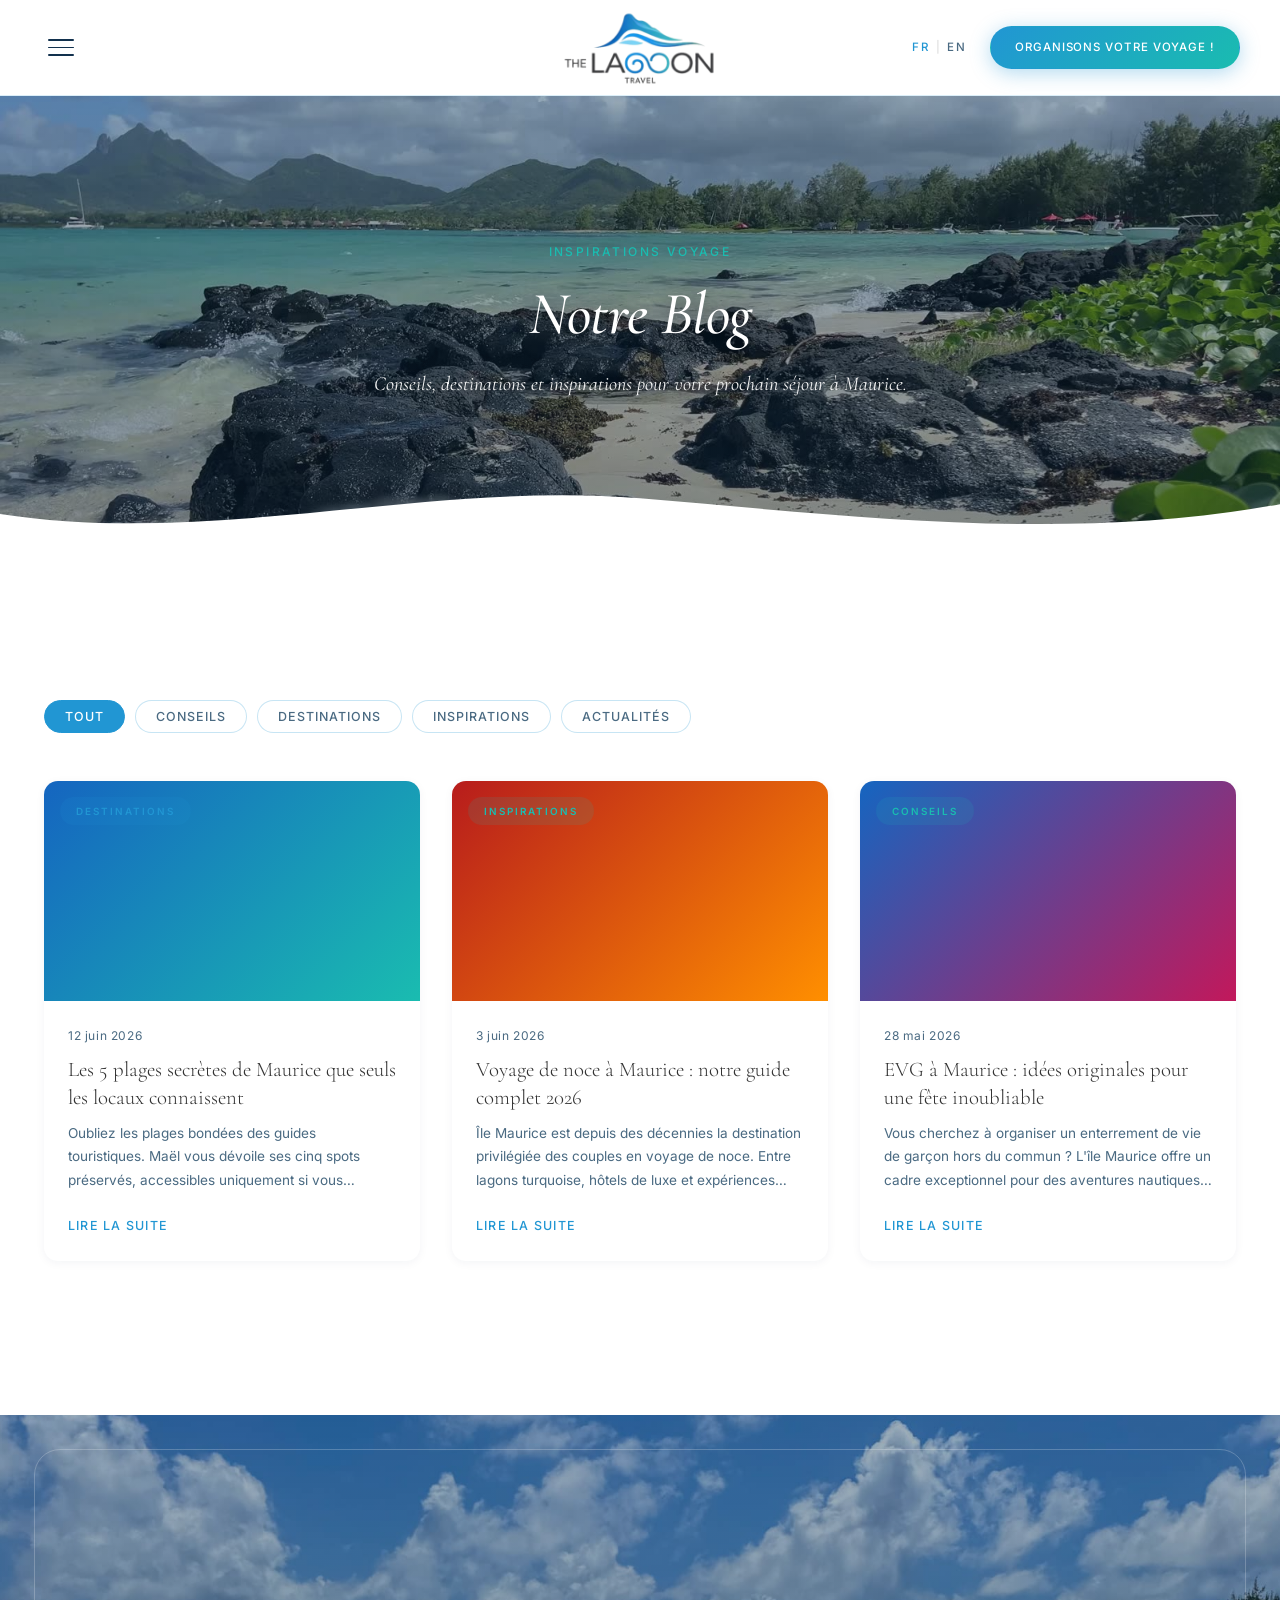
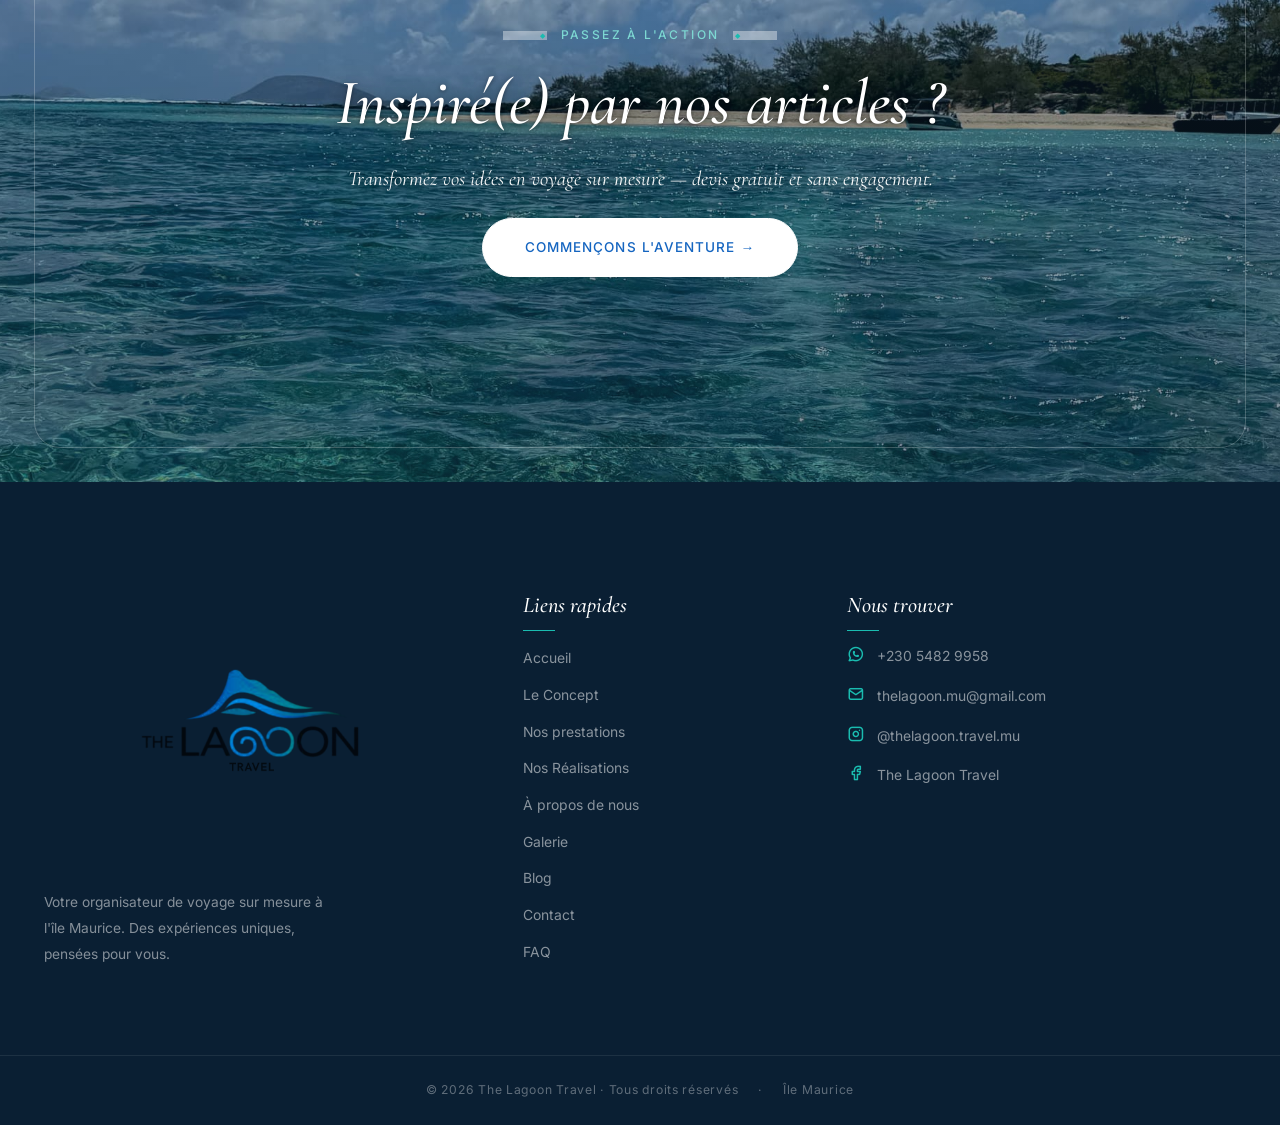
<file: blog.html>
<!DOCTYPE html>
<html lang="fr">
<head>
  <meta charset="UTF-8">
  <meta name="viewport" content="width=device-width, initial-scale=1.0">
  <!-- Filet de sécurité de l'affichage : les blocs .fade-* ne sont cachés que si le JS tourne (html.js).
       Si main.js n'a pas démarré au bout de 1,5 s, on révèle les blocs proches de l'écran (et au défilement). -->
  <script>
    document.documentElement.classList.add('js');
    (function () {
      var sel = '.fade-up,.fade-in,.fade-left,.fade-right';
      function reveal() {
        if (window.__fadeReady) return true;
        document.querySelectorAll(sel).forEach(function (e) {
          if (e.getBoundingClientRect().top < innerHeight + 200) e.classList.add('visible');
        });
        return false;
      }
      setTimeout(function () {
        if (!reveal()) addEventListener('scroll', reveal, { passive: true });
      }, 1500);
    })();
  </script>
  <title>Blog — The Lagoon Travel</title>
  <meta name="description" content="Conseils, destinations et inspirations pour votre prochain séjour à l'île Maurice.">
  <link rel="canonical" href="https://thelagoontravel.com/blog.html">

  <link rel="stylesheet" href="assets/css/tabler-subset.css?v=1">
  <link rel="stylesheet" href="assets/css/style.css?v=6">
  <link rel="stylesheet" href="assets/css/components.css?v=3">
  <link rel="stylesheet" href="assets/css/animations.css">
</head>
<body>

<!-- Navigation -->
<nav class="navbar" id="navbar">
  <div class="nav-container">
    <button class="nav-hamburger" id="navHamburger" aria-label="Ouvrir le menu" aria-expanded="false"><span></span><span></span><span></span></button>
    <div class="nav-lang-compact">
      <button class="lang-btn lang-btn-compact active" data-lang="fr" onclick="switchLang('fr')">FR</button>
      <span>|</span>
      <button class="lang-btn lang-btn-compact" data-lang="en" onclick="switchLang('en')">EN</button>
    </div>
    <a href="index.html" class="nav-logo">
      <div class="logo-wrap">
        <img src="assets/images/Logo_The_lagoon.png" alt="The Lagoon Travel" class="logo-img" fetchpriority="high">
      </div>
    </a>
    <div class="nav-right">
      <div class="lang-switcher">
        <button class="lang-btn active" data-lang="fr" onclick="switchLang('fr')">FR</button>
        <span class="lang-sep">|</span>
        <button class="lang-btn" data-lang="en" onclick="switchLang('en')">EN</button>
      </div>
      <a href="devis.html" class="btn btn-primary btn-primary-nav btn-sm" data-i18n="nav.cta">Préparez votre voyage</a>
    </div>
  </div>
  <div class="nav-overlay" id="navOverlay">
    <div class="nav-overlay-inner">
      <button class="menu-close" aria-label="Fermer le menu">
        <i class="ti ti-x"></i>
      </button>
      <ul class="nav-menu">
        <li><a href="index.html" data-i18n="nav.home">Accueil</a></li>
        <li>
          <button class="nav-menu-btn" type="button" aria-expanded="false">
            <span data-i18n="nav.concept">Le Concept</span> <i class="ti ti-chevron-down nav-chevron" aria-hidden="true"></i>
          </button>
          <ul class="nav-submenu">
            <li><a href="concept.html" data-i18n="nav.concept_sub">Concept</a></li>
            <li><a href="prestations.html" data-i18n="nav.prestations">Nos prestations</a></li>
          </ul>
        </li>
        <li><a href="realisations.html" data-i18n="nav.realisations">Nos Réalisations</a></li>
        <li><a href="about.html" data-i18n="nav.about">À propos de nous</a></li>
        <li><a href="galerie.html" data-i18n="nav.gallery">Galerie</a></li>
        <li><a href="blog.html" data-i18n="nav.blog">Blog</a></li>
        <li><a href="contact.html" data-i18n="nav.contact">Contact</a></li>
        <li><a href="faq.html" data-i18n="nav.faq">FAQ</a></li>
      </ul>

      <div class="nav-overlay-langs lang-switcher" role="group" aria-label="Langue">
        <button class="lang-btn active" data-lang="fr" onclick="switchLang('fr')">FR</button>
        <span class="lang-sep">|</span>
        <button class="lang-btn" data-lang="en" onclick="switchLang('en')">EN</button>
      </div>
    </div>
  </div>
</nav>

<!-- Page Hero -->
<section class="page-hero">
  <video class="page-hero-video" autoplay muted loop playsinline webkit-playsinline preload="auto" poster="assets/images/galerie-hero-poster.jpg">
    <source src="assets/videos/galerie-hero.mp4" type="video/mp4">
  </video>
  <div class="page-hero-content">
    <span class="page-hero-eyebrow" data-i18n="blog.eyebrow">Inspirations voyage</span>
    <h1 class="page-hero-title fade-up" data-i18n="blog.title">Notre Blog</h1>
    <p class="page-hero-subtitle fade-up" data-i18n="blog.subtitle">Conseils, destinations et inspirations pour votre prochain séjour à Maurice.</p>
  </div>
</section>

<!-- Blog listing -->
<section class="section">
  <div class="container">

    <!-- Filters -->
    <div class="filters fade-up" role="group" aria-label="Filtres blog">
      <button class="filter-btn blog-filter-btn active" data-filter="all" data-i18n="blog.filter_all">Tout</button>
      <button class="filter-btn blog-filter-btn" data-filter="conseils" data-i18n="blog.filter_tips">Conseils</button>
      <button class="filter-btn blog-filter-btn" data-filter="destinations" data-i18n="blog.filter_destinations">Destinations</button>
      <button class="filter-btn blog-filter-btn" data-filter="inspirations" data-i18n="blog.filter_inspirations">Inspirations</button>
      <button class="filter-btn blog-filter-btn" data-filter="actualites" data-i18n="blog.filter_news">Actualités</button>
    </div>

    <!-- Articles grid -->
    <div class="blog-grid">

      <!-- Article 1 -->
      <div class="blog-card-wrap" data-category="destinations">
        <article class="blog-card fade-up">
          <div class="blog-card-image">
            <div class="img-gradient" style="background:linear-gradient(135deg,#1565C0,#1ABCB0);"></div>
            <span class="badge badge-blue blog-card-category" data-i18n="blog.filter_destinations">Destinations</span>
          </div>
          <div class="blog-card-body">
            <p class="blog-card-date" data-i18n="blog.card1_date">12 juin 2026</p>
            <h2 class="blog-card-title" data-i18n="blog.card1_title">Les 5 plages secrètes de Maurice que seuls les locaux connaissent</h2>
            <p class="blog-card-excerpt" data-i18n="blog.card1_excerpt">
              Oubliez les plages bondées des guides touristiques. Maël vous dévoile ses cinq spots préservés,
              accessibles uniquement si vous connaissez les bons chemins. Du lagon de l'est au nord sauvage,
              découvrez une île encore vierge de tourisme de masse.
            </p>
            <a href="article.html?slug=plages-secretes" class="blog-read-more" data-i18n="blog.read_more">
              Lire la suite <i class="ti ti-arrow-right"></i>
            </a>
          </div>
        </article>
      </div>

      <!-- Article 2 -->
      <div class="blog-card-wrap" data-category="inspirations">
        <article class="blog-card fade-up">
          <div class="blog-card-image">
            <div class="img-gradient" style="background:linear-gradient(135deg,#B71C1C,#FF8F00);"></div>
            <span class="badge badge-teal blog-card-category" data-i18n="blog.filter_inspirations">Inspirations</span>
          </div>
          <div class="blog-card-body">
            <p class="blog-card-date" data-i18n="blog.card2_date">3 juin 2026</p>
            <h2 class="blog-card-title" data-i18n="blog.card2_title">Voyage de noce à Maurice : notre guide complet 2026</h2>
            <p class="blog-card-excerpt" data-i18n="blog.card2_excerpt">
              Île Maurice est depuis des décennies la destination privilégiée des couples en voyage de noce.
              Entre lagons turquoise, hôtels de luxe et expériences romantiques uniques, découvrez comment
              organiser le séjour de vos rêves grâce aux conseils de Tom.
            </p>
            <a href="article.html?slug=voyage-de-noce-2026" class="blog-read-more" data-i18n="blog.read_more">
              Lire la suite <i class="ti ti-arrow-right"></i>
            </a>
          </div>
        </article>
      </div>

      <!-- Article 3 -->
      <div class="blog-card-wrap" data-category="conseils">
        <article class="blog-card fade-up">
          <div class="blog-card-image">
            <div class="img-gradient" style="background:linear-gradient(135deg,#1565C0,#C2185B);"></div>
            <span class="badge badge-teal blog-card-category" data-i18n="blog.filter_tips">Conseils</span>
          </div>
          <div class="blog-card-body">
            <p class="blog-card-date" data-i18n="blog.card3_date">28 mai 2026</p>
            <h2 class="blog-card-title" data-i18n="blog.card3_title">EVG à Maurice : idées originales pour une fête inoubliable</h2>
            <p class="blog-card-excerpt" data-i18n="blog.card3_excerpt">
              Vous cherchez à organiser un enterrement de vie de garçon hors du commun ?
              L'île Maurice offre un cadre exceptionnel pour des aventures nautiques, des soirées privées
              et des expériences insolites que vos amis ne sont pas prêts d'oublier.
            </p>
            <a href="article.html?slug=evg-mauritius" class="blog-read-more" data-i18n="blog.read_more">
              Lire la suite <i class="ti ti-arrow-right"></i>
            </a>
          </div>
        </article>
      </div>

    </div>

  </div>
</section>

<!-- CTA BAND -->
<section class="cta-band">
  <div class="cta-bg" aria-hidden="true"></div>
  <div class="cta-frame" aria-hidden="true"></div>
  <div class="container cta-inner">
    <span class="section-eyebrow section-eyebrow--light fade-up" data-i18n="blog.cta_eyebrow">Passez à l'action</span>
    <h2 class="cta-title fade-up" data-i18n="blog.cta_title">
      Inspiré(e) par nos articles ?
    </h2>
    <p class="cta-text fade-up" data-i18n="blog.cta_text">
      Transformez vos idées en voyage sur mesure — devis gratuit et sans engagement.
    </p>
    <div class="cta-actions fade-up">
      <a href="devis.html" class="btn btn-white btn-lg" data-i18n="blog.cta_btn">Commençons l'aventure →</a>
    </div>
  </div>
</section>

<!-- Footer -->
<footer class="footer">
  <div class="container">
    <div class="footer-grid">
      <div class="footer-brand">
        <div class="footer-logo-wrap">
          <img src="assets/images/Logo_The_lagoon.png" alt="The Lagoon Travel" loading="lazy">
        </div>
        <p class="footer-desc" data-i18n="footer.desc">Votre agence de voyages haut de gamme à l'île Maurice.</p>
      </div>
      <div class="footer-links">
        <h4 class="footer-col-title" data-i18n="footer.links_title">Liens rapides</h4>
        <ul class="footer-links-list">
          <li><a href="index.html" data-i18n="nav.home">Accueil</a></li>
          <li><a href="concept.html" data-i18n="nav.concept">Le Concept</a></li>
          <li><a href="prestations.html" data-i18n="nav.prestations">Nos prestations</a></li>
          <li><a href="realisations.html" data-i18n="nav.realisations">Nos Réalisations</a></li>
          <li><a href="about.html" data-i18n="nav.about">À propos de nous</a></li>
          <li><a href="galerie.html" data-i18n="nav.gallery">Galerie</a></li>
          <li><a href="blog.html" data-i18n="nav.blog">Blog</a></li>
          <li><a href="contact.html" data-i18n="nav.contact">Contact</a></li>
          <li><a href="faq.html" data-i18n="nav.faq">FAQ</a></li>
        </ul>
      </div>
      <div class="footer-contact">
        <h4 class="footer-col-title" data-i18n="footer.contact_title">Nous trouver</h4>
        <div class="footer-contact-item"><i class="ti ti-brand-whatsapp"></i><a href="https://wa.me/23054829958" target="_blank" rel="noopener">+230 5482 9958</a></div>
        <div class="footer-contact-item"><i class="ti ti-mail"></i><a href="mailto:thelagoon.mu@gmail.com">thelagoon.mu@gmail.com</a></div>
        <div class="footer-contact-item"><i class="ti ti-brand-instagram"></i><a href="https://www.instagram.com/thelagoon.travel.mu" target="_blank" rel="noopener">@thelagoon.travel.mu</a></div>
        <div class="footer-contact-item"><i class="ti ti-brand-facebook"></i><a href="https://facebook.com/thelagoontravel" target="_blank" rel="noopener">The Lagoon Travel</a></div>
      </div>
    </div>
  </div>
  <div class="footer-bottom">
    <span data-i18n="footer.copyright">© 2026 The Lagoon Travel · Tous droits réservés</span>
    <span>·</span>
    <span><span data-i18n="footer.heart">Île Maurice</span></span>
  </div>
</footer>

<script defer src="assets/js/i18n.js"></script>
<script defer src="assets/js/main.js"></script>
<script defer src="assets/js/blog.js"></script></body>
</html>
</file>
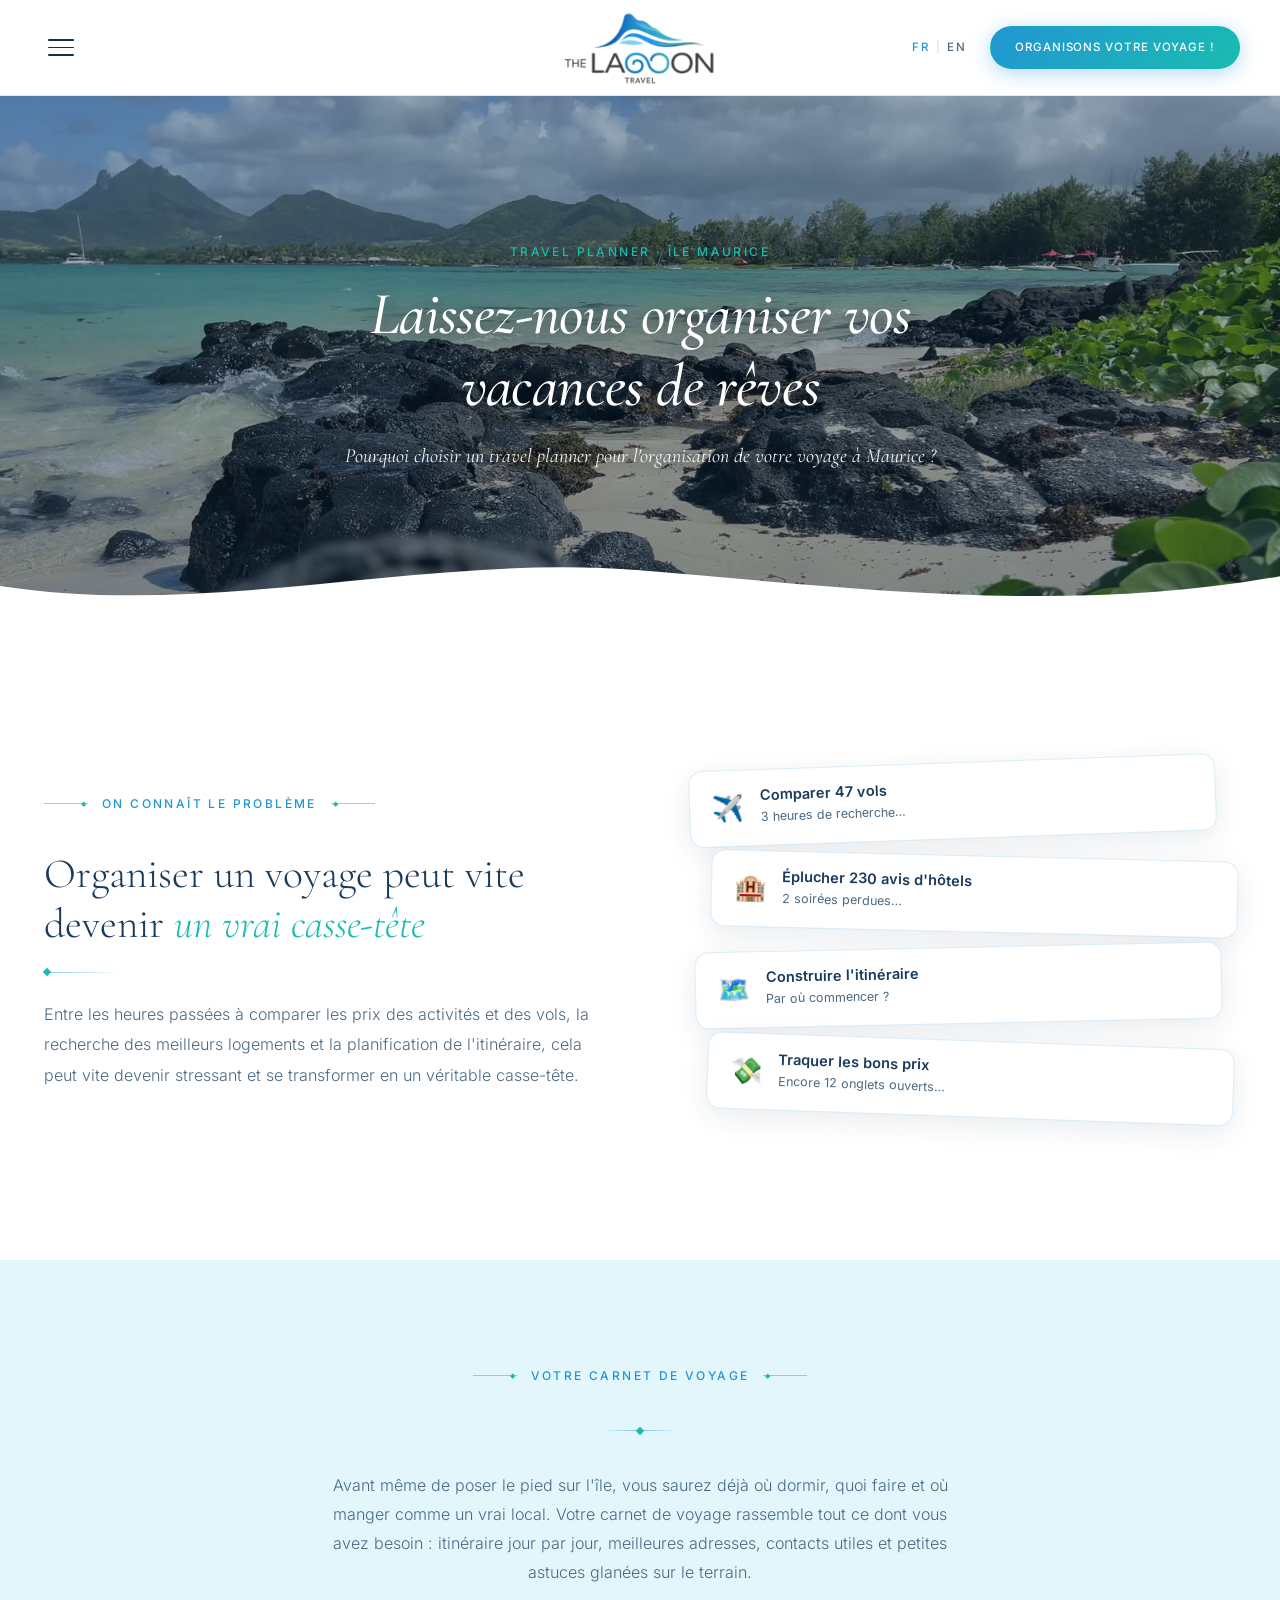
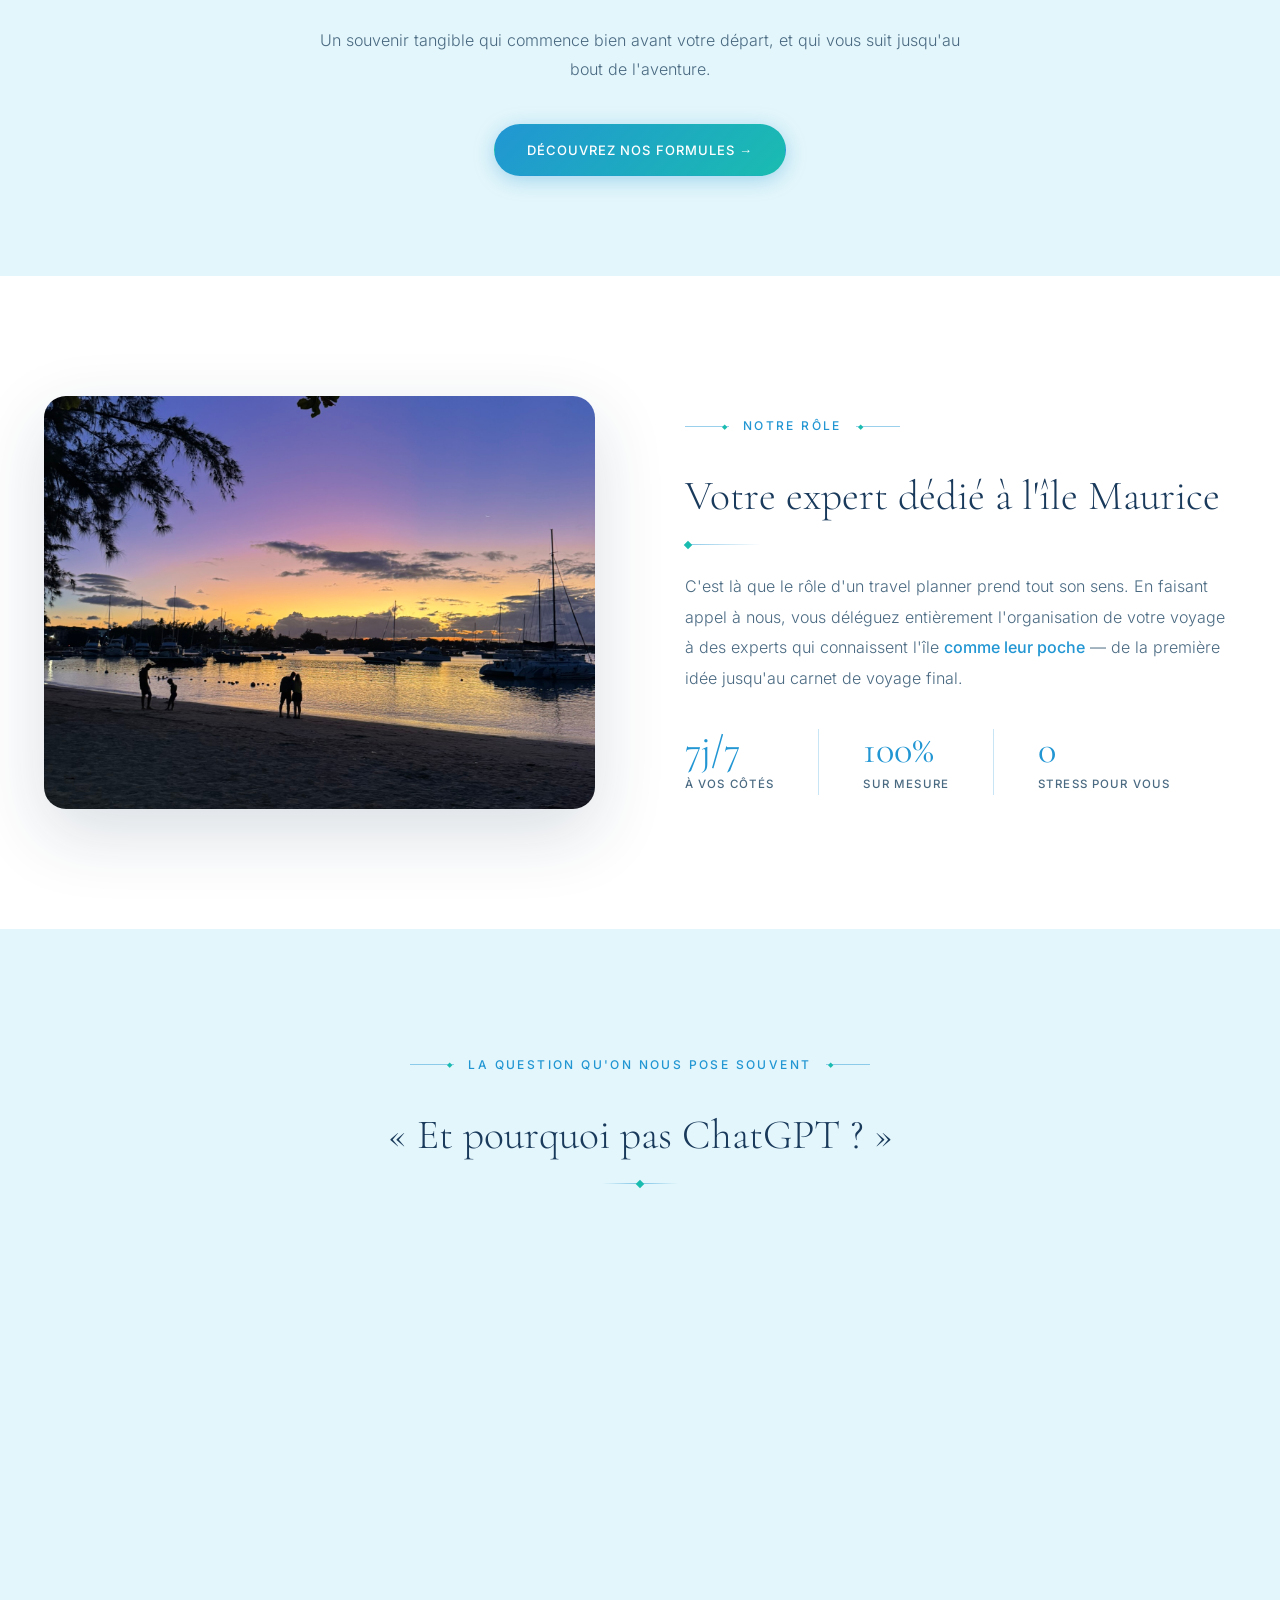
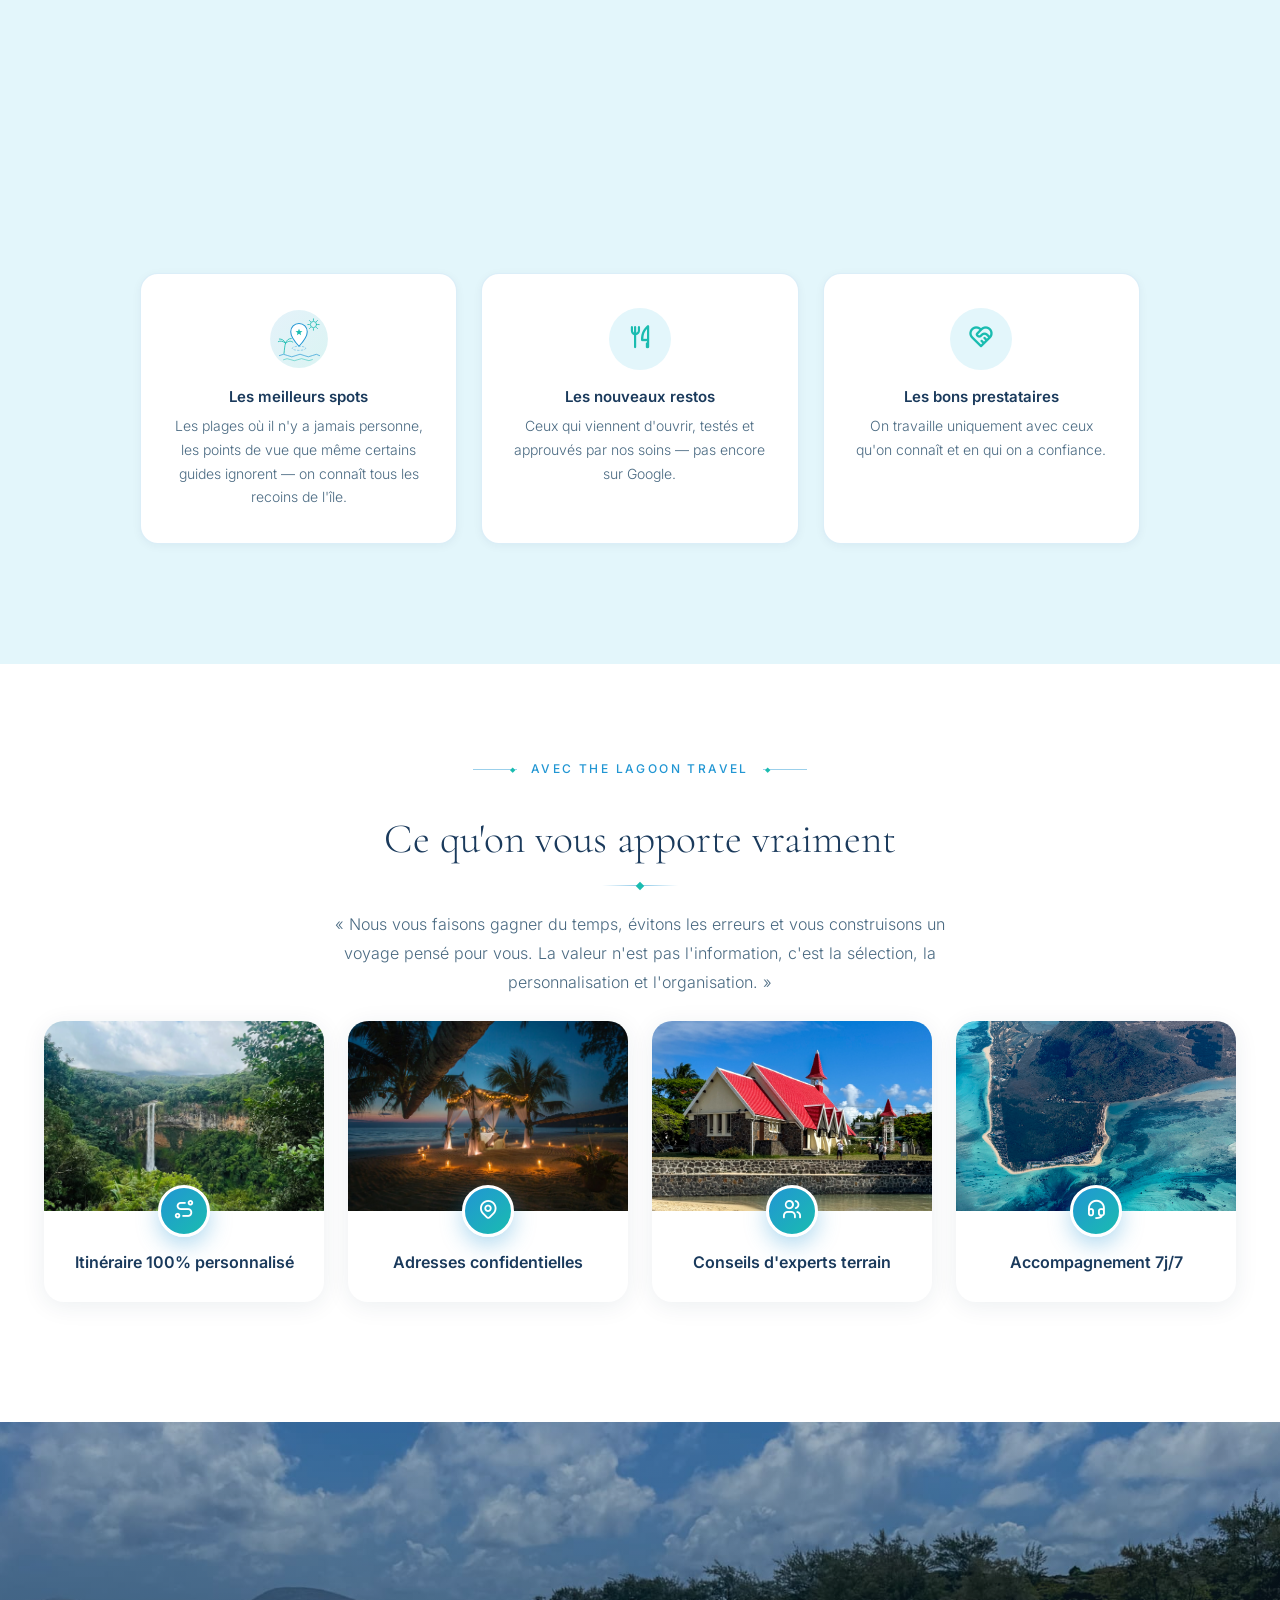
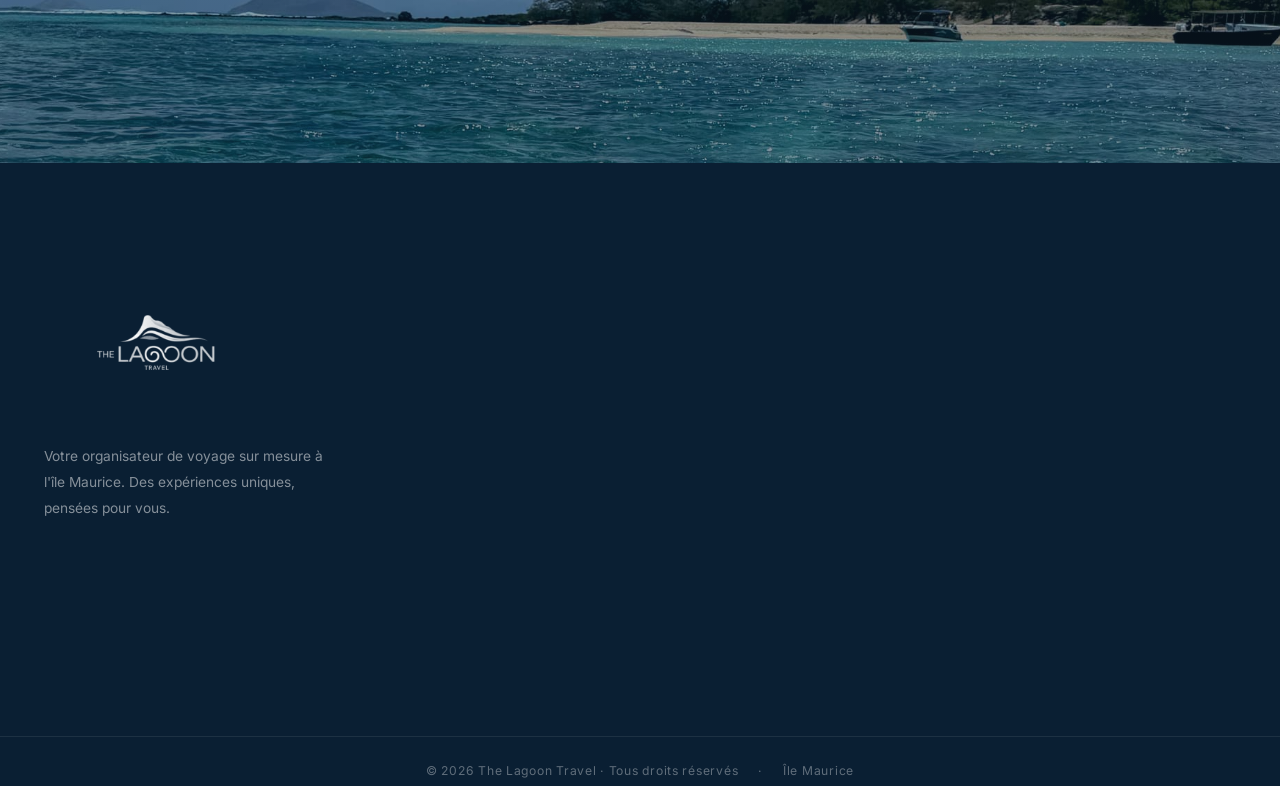
<file: concept.html>
<!DOCTYPE html>
<html lang="fr">
<head>
  <meta charset="UTF-8">
  <meta name="viewport" content="width=device-width, initial-scale=1.0">
  <!-- Filet de sécurité de l'affichage : les blocs .fade-* ne sont cachés que si le JS tourne (html.js).
       Si main.js n'a pas démarré au bout de 1,5 s, on révèle les blocs proches de l'écran (et au défilement). -->
  <script>
    document.documentElement.classList.add('js');
    (function () {
      var sel = '.fade-up,.fade-in,.fade-left,.fade-right';
      function reveal() {
        if (window.__fadeReady) return true;
        document.querySelectorAll(sel).forEach(function (e) {
          if (e.getBoundingClientRect().top < innerHeight + 200) e.classList.add('visible');
        });
        return false;
      }
      setTimeout(function () {
        if (!reveal()) addEventListener('scroll', reveal, { passive: true });
      }, 1500);
    })();
  </script>
  <title>Le Concept — The Lagoon Travel</title>
  <meta name="description" content="Découvrez pourquoi faire appel à un travel planner pour organiser votre voyage à l'île Maurice. Expertise locale, 100% personnalisé, gain de temps.">
  <link rel="canonical" href="https://thelagoontravel.com/concept.html">

  <link rel="stylesheet" href="assets/css/tabler-subset.css?v=1">
  <link rel="stylesheet" href="assets/css/style.css?v=6">
  <link rel="stylesheet" href="assets/css/components.css?v=3">
  <link rel="stylesheet" href="assets/css/animations.css">
</head>
<body>

<!-- Navigation -->
<nav class="navbar" id="navbar" role="navigation" aria-label="Navigation principale">
  <div class="nav-container">
    <button class="nav-hamburger" id="navHamburger" aria-label="Ouvrir le menu" aria-expanded="false" aria-controls="navOverlay">
      <span></span><span></span><span></span>
    </button>
    <div class="nav-lang-compact">
      <button class="lang-btn lang-btn-compact active" data-lang="fr" onclick="switchLang('fr')">FR</button>
      <span>|</span>
      <button class="lang-btn lang-btn-compact" data-lang="en" onclick="switchLang('en')">EN</button>
    </div>
    <a href="index.html" class="nav-logo" aria-label="Accueil The Lagoon Travel">
      <div class="logo-wrap">
        <img src="assets/images/Logo_The_lagoon.png" alt="The Lagoon Travel" class="logo-img" fetchpriority="high">
      </div>
    </a>
    <div class="nav-right">
      <div class="lang-switcher" role="group" aria-label="Langue">
        <button class="lang-btn active" data-lang="fr" onclick="switchLang('fr')">FR</button>
        <span class="lang-sep">|</span>
        <button class="lang-btn" data-lang="en" onclick="switchLang('en')">EN</button>
      </div>
      <a href="devis.html" class="btn btn-primary btn-primary-nav btn-sm" data-i18n="nav.cta">Organisons votre voyage ! 🌴</a>
    </div>
  </div>
  <div class="nav-overlay" id="navOverlay" role="dialog" aria-modal="true" aria-label="Menu principal">
    <div class="nav-overlay-inner">
      <button class="menu-close" aria-label="Fermer le menu">
        <i class="ti ti-x"></i>
      </button>
      <ul class="nav-menu">
        <li><a href="index.html" data-i18n="nav.home">Accueil</a></li>
        <li>
          <button class="nav-menu-btn" type="button" aria-expanded="false">
            <span data-i18n="nav.concept">Le Concept</span> <i class="ti ti-chevron-down nav-chevron" aria-hidden="true"></i>
          </button>
          <ul class="nav-submenu">
            <li><a href="concept.html" data-i18n="nav.concept_sub">Concept</a></li>
            <li><a href="prestations.html" data-i18n="nav.prestations">Nos prestations</a></li>
          </ul>
        </li>
        <li><a href="realisations.html" data-i18n="nav.realisations">Nos Réalisations</a></li>
        <li><a href="about.html" data-i18n="nav.about">À propos de nous</a></li>
        <li><a href="galerie.html" data-i18n="nav.gallery">Galerie</a></li>
        <li><a href="blog.html" data-i18n="nav.blog">Blog</a></li>
        <li><a href="contact.html" data-i18n="nav.contact">Contact</a></li>
        <li><a href="faq.html" data-i18n="nav.faq">FAQ</a></li>
      </ul>

      <div class="nav-overlay-langs lang-switcher" role="group" aria-label="Langue">
        <button class="lang-btn active" data-lang="fr" onclick="switchLang('fr')">FR</button>
        <span class="lang-sep">|</span>
        <button class="lang-btn" data-lang="en" onclick="switchLang('en')">EN</button>
      </div>
    </div>
  </div>
</nav>

<!-- ══ HERO ══ -->
<section class="page-hero page-hero--concept">
  <video class="page-hero-video" autoplay muted loop playsinline webkit-playsinline preload="auto" poster="assets/images/galerie-hero-poster.jpg">
    <source src="assets/videos/galerie-hero.mp4" type="video/mp4">
  </video>
  <div class="page-hero-content">
    <span class="page-hero-eyebrow" data-i18n="concept.hero_eyebrow">Travel Planner · Île Maurice</span>
    <h1 class="page-hero-title fade-up" data-i18n="concept.hero_title">Laissez-nous organiser vos vacances de rêves</h1>
    <p class="page-hero-subtitle fade-up" data-i18n="concept.hero_subtitle">Pourquoi choisir un travel planner pour l'organisation de votre voyage à Maurice ?</p>
  </div>
</section>

<!-- ══ BLOC 1 — Le casse-tête ══ -->
<section class="concept-block concept-block--white">
  <div class="container">
    <div class="concept-split">
      <div class="concept-split-text fade-left">
        <span class="section-eyebrow" data-i18n="concept.problem_eyebrow">On connaît le problème</span>
        <h2 class="concept-title" data-i18n="concept.problem_title">Organiser un voyage peut vite devenir <em>un vrai casse-tête</em></h2>
        <div class="divider divider--left"></div>
        <p class="concept-lead" data-i18n="concept.problem_lead">
          Entre les heures passées à comparer les prix des activités et des vols, la recherche des meilleurs logements et la planification de l'itinéraire, cela peut vite devenir stressant et se transformer en un véritable casse-tête.
        </p>
      </div>
      <div class="concept-chaos fade-right" aria-hidden="true">
        <div class="concept-chaos-card">
          <span class="concept-chaos-emoji">✈️</span>
          <div><h3 data-i18n="concept.chaos1_title">Comparer 47 vols</h3><span data-i18n="concept.chaos1_text">3 heures de recherche…</span></div>
        </div>
        <div class="concept-chaos-card">
          <span class="concept-chaos-emoji">🏨</span>
          <div><h3 data-i18n="concept.chaos2_title">Éplucher 230 avis d'hôtels</h3><span data-i18n="concept.chaos2_text">2 soirées perdues…</span></div>
        </div>
        <div class="concept-chaos-card">
          <span class="concept-chaos-emoji">🗺️</span>
          <div><h3 data-i18n="concept.chaos3_title">Construire l'itinéraire</h3><span data-i18n="concept.chaos3_text">Par où commencer ?</span></div>
        </div>
        <div class="concept-chaos-card">
          <span class="concept-chaos-emoji">💸</span>
          <div><h3 data-i18n="concept.chaos4_title">Traquer les bons prix</h3><span data-i18n="concept.chaos4_text">Encore 12 onglets ouverts…</span></div>
        </div>
      </div>
    </div>
  </div>
</section>

<!-- ══ BLOC — Votre carnet de voyage ══ -->
<section class="concept-block concept-carnet-section">
  <div class="container">
    <div class="section-header fade-up" style="text-align:center; max-width:700px; margin:0 auto 40px;">
      <span class="section-eyebrow" data-i18n="concept.carnet_eyebrow">Votre carnet de voyage</span>
      <div class="divider"></div>
      <p style="color: rgba(255,255,255,0.75); font-size: 15px;
                line-height: 1.8; margin-top: 20px;" data-i18n="concept.carnet_text1">
        Avant même de poser le pied sur l'île, vous saurez déjà où dormir,
        quoi faire et où manger comme un vrai local. Votre carnet de voyage
        rassemble tout ce dont vous avez besoin : itinéraire jour par jour,
        meilleures adresses, contacts utiles et petites astuces glanées sur
        le terrain.
      </p>
      <p style="color: rgba(255,255,255,0.75); font-size: 15px;
                line-height: 1.8; margin-top: 20px;" data-i18n="concept.carnet_text2">
        Un souvenir tangible qui commence bien avant votre départ, et qui
        vous suit jusqu'au bout de l'aventure.
      </p>
    </div>
    <div class="concept-carnet-cta fade-up">
      <a href="prestations.html" class="btn btn-primary" data-i18n="concept.carnet_btn">Découvrez nos formules →</a>
    </div>
  </div>
</section>

<!-- ══ BLOC 2 — Notre rôle ══ -->
<section class="concept-block concept-block--mist">
  <div class="container">
    <div class="concept-split concept-split--reverse">
      <div class="concept-photo-stack fade-left">
        <img src="assets/images/role-grande.jpg" alt="Votre expert dédié à l'île Maurice" class="concept-photo-main" loading="lazy">
      </div>
      <div class="concept-split-text fade-right">
        <span class="section-eyebrow" data-i18n="concept.role_eyebrow">Notre rôle</span>
        <h2 class="concept-title" data-i18n="concept.role_title">Votre expert dédié à l'île Maurice</h2>
        <div class="divider divider--left"></div>
        <p class="concept-lead" data-i18n="concept.role_lead">
          C'est là que le rôle d'un travel planner prend tout son sens. En faisant appel à nous, vous déléguez entièrement l'organisation de votre voyage à des experts qui connaissent l'île <em>comme leur poche</em> — de la première idée jusqu'au carnet de voyage final.
        </p>
        <ul class="concept-stats">
          <li><strong>7j/7</strong><span data-i18n="concept.role_stat1">à vos côtés</span></li>
          <li><strong>100%</strong><span data-i18n="concept.role_stat2">sur mesure</span></li>
          <li><strong>0</strong><span data-i18n="concept.role_stat3">stress pour vous</span></li>
        </ul>
      </div>
    </div>
  </div>
</section>

<!-- ══ BLOC 3 — La question ChatGPT ══ -->
<section class="concept-block concept-block--white">
  <div class="container">
    <div class="section-header fade-up">
      <span class="section-eyebrow" data-i18n="concept.chatgpt_eyebrow">La question qu'on nous pose souvent</span>
      <h2 class="concept-title concept-title--center" data-i18n="concept.chatgpt_title">« Et pourquoi pas ChatGPT ? »</h2>
      <div class="divider"></div>
    </div>

    <div class="concept-chat fade-up">
      <div class="concept-chat-msg concept-chat-msg--user">
        <div class="concept-chat-bubble" data-i18n="concept.chatgpt_user_msg">Mais pourquoi faire appel à vous alors que je peux tout faire sur ChatGPT ?</div>
        <div class="concept-chat-avatar" aria-hidden="true">Vous</div>
      </div>
      <div class="concept-chat-msg concept-chat-msg--us">
        <div class="concept-chat-avatar concept-chat-avatar--logo" aria-hidden="true">
          <img src="assets/images/Logo_The_lagoon.png" alt="" loading="lazy">
        </div>
        <div class="concept-chat-bubble">
          <p data-i18n="concept.chatgpt_us_msg1">Et vous avez sans doute raison&nbsp;! ChatGPT est un très bon outil pour donner des conseils. Mais vous oubliez un point essentiel : il ne vous apportera jamais le <strong>jugement humain</strong> ni la <strong>personnalisation réelle</strong> qu'on peut vous offrir.</p>
          <p data-i18n="concept.chatgpt_us_msg2">En soi, vous aurez les mêmes itinéraires, les mêmes activités et les mêmes conseils que tout le monde. Mais un <strong>itinéraire personnalisé</strong> selon vos envies, des <strong>adresses confidentielles</strong> que seuls les locaux connaissent, des conseils d'un expert basé sur sa connaissance de la destination, des prestataires et des retours de voyageurs. Sans compter une <strong>assistance et un accompagnement</strong> du début à la fin, ça ChatGPT ne peut pas vous le donner.</p>
        </div>
      </div>
    </div>

    <p class="concept-vs-label fade-up" data-i18n="concept.chatgpt_vs_label">Ce que ChatGPT ne saura jamais&nbsp;:</p>
    <div class="concept-vs-grid">
      <div class="concept-vs-item fade-up">
        <svg class="concept-vs-illu" viewBox="0 0 120 120" xmlns="http://www.w3.org/2000/svg" role="img" aria-hidden="true">
          <defs>
            <linearGradient id="spotIlluBg" x1="0" y1="0" x2="1" y2="1">
              <stop offset="0" stop-color="#2196D3" stop-opacity="0.12"/>
              <stop offset="1" stop-color="#1ABCB0" stop-opacity="0.16"/>
            </linearGradient>
          </defs>
          <!-- Cercle de fond dégradé -->
          <circle cx="60" cy="60" r="56" fill="url(#spotIlluBg)"/>
          <!-- Soleil -->
          <g stroke="#1ABCB0" stroke-width="1.6" stroke-linecap="round" fill="none">
            <circle cx="88" cy="32" r="6"/>
            <line x1="88" y1="21" x2="88" y2="24"/>
            <line x1="88" y1="40" x2="88" y2="43"/>
            <line x1="77" y1="32" x2="80" y2="32"/>
            <line x1="96" y1="32" x2="99" y2="32"/>
            <line x1="80.2" y1="24.2" x2="82.3" y2="26.3"/>
            <line x1="93.7" y1="37.7" x2="95.8" y2="39.8"/>
            <line x1="95.8" y1="24.2" x2="93.7" y2="26.3"/>
            <line x1="82.3" y1="37.7" x2="80.2" y2="39.8"/>
          </g>
          <!-- Petit palmier -->
          <g stroke="#1ABCB0" stroke-width="1.6" stroke-linecap="round" fill="none">
            <path d="M31,88 C32,80 32,74 34,68"/>
            <path d="M34,68 C29,64 24,63 20,65"/>
            <path d="M34,68 C31,62 27,60 22,60"/>
            <path d="M34,68 C36,62 40,59 45,59"/>
            <path d="M34,68 C39,64 44,63 48,66"/>
          </g>
          <!-- Emplacement marqué sur la carte -->
          <ellipse cx="60" cy="78" rx="13" ry="4" fill="none" stroke="#2196D3" stroke-width="1.4" stroke-dasharray="3 4" stroke-linecap="round" opacity="0.55"/>
          <!-- Pin de localisation -->
          <path d="M60,30 C69,30 76,37 76,46 C76,57 60,74 60,74 C60,74 44,57 44,46 C44,37 51,30 60,30 Z"
                fill="#FFFFFF" stroke="#2196D3" stroke-width="2" stroke-linejoin="round"/>
          <!-- Étoile du spot secret -->
          <path d="M60,40 L61.8,44.6 L66.7,44.8 L62.9,47.9 L64.1,52.7 L60,50 L55.9,52.7 L57.1,47.9 L53.3,44.8 L58.2,44.6 Z"
                fill="#1ABCB0"/>
          <!-- Vagues -->
          <g stroke-width="1.6" stroke-linecap="round" fill="none">
            <path d="M22,92 Q30,87 38,92 T54,92 T70,92 T86,92 T100,92" stroke="#2196D3" opacity="0.8"/>
            <path d="M30,100 Q37,96 44,100 T58,100 T72,100 T86,100" stroke="#1ABCB0" opacity="0.6"/>
          </g>
        </svg>
        <h3 data-i18n="concept.vs1_title">Les meilleurs spots</h3>
        <p data-i18n="concept.vs1_text">Les plages où il n'y a jamais personne, les points de vue que même certains guides ignorent — on connaît tous les recoins de l'île.</p>
      </div>
      <div class="concept-vs-item fade-up">
        <i class="ti ti-tools-kitchen-2"></i>
        <h3 data-i18n="concept.vs2_title">Les nouveaux restos</h3>
        <p data-i18n="concept.vs2_text">Ceux qui viennent d'ouvrir, testés et approuvés par nos soins — pas encore sur Google.</p>
      </div>
      <div class="concept-vs-item fade-up">
        <i class="ti ti-heart-handshake"></i>
        <h3 data-i18n="concept.vs3_title">Les bons prestataires</h3>
        <p data-i18n="concept.vs3_text">On travaille uniquement avec ceux qu'on connaît et en qui on a confiance.</p>
      </div>
    </div>
  </div>
</section>

<!-- ══ BLOC 4 — Ce qu'on apporte ══ -->
<section class="concept-block concept-block--mist concept-benefits-section">
  <div class="container">
    <div class="section-header concept-benefits-header fade-up">
      <span class="section-eyebrow" data-i18n="concept.benefits_eyebrow">Avec The Lagoon Travel</span>
      <h2 class="concept-title concept-title--center" data-i18n="concept.benefits_title">Ce qu'on vous apporte vraiment</h2>
      <div class="divider"></div>
      <p class="concept-benefits-quote" data-i18n="concept.benefits_quote">&laquo;&nbsp;Nous vous faisons gagner du temps, évitons les erreurs et vous construisons un voyage pensé pour vous. La valeur n'est pas l'information, c'est la sélection, la personnalisation et l'organisation.&nbsp;&raquo;</p>
    </div>
    <div class="concept-benefits-grid">

      <div class="concept-benefit-card fade-up">
        <div class="concept-benefit-img"><img src="assets/images/chamarel.jpg" alt="Terre des sept couleurs de Chamarel" loading="lazy"></div>
        <div class="concept-benefit-body">
          <div class="concept-benefit-icon"><i class="ti ti-route"></i></div>
          <h3 data-i18n="concept.benefit1_title">Itinéraire 100% personnalisé</h3>
        </div>
      </div>

      <div class="concept-benefit-card fade-up">
        <div class="concept-benefit-img"><img src="assets/images/diner.jpg" alt="Dîner les pieds dans le sable à l'île Maurice" loading="lazy"></div>
        <div class="concept-benefit-body">
          <div class="concept-benefit-icon"><i class="ti ti-map-pin"></i></div>
          <h3 data-i18n="concept.benefit2_title">Adresses confidentielles</h3>
        </div>
      </div>

      <div class="concept-benefit-card fade-up">
        <div class="concept-benefit-img"><img src="assets/images/galerie-15.jpg" alt="Conseils d'experts terrain à l'île Maurice" loading="lazy"></div>
        <div class="concept-benefit-body">
          <div class="concept-benefit-icon"><i class="ti ti-users"></i></div>
          <h3 data-i18n="concept.benefit3_title">Conseils d'experts terrain</h3>
        </div>
      </div>

      <div class="concept-benefit-card fade-up">
        <div class="concept-benefit-img"><img src="assets/images/accompagnement-7j7.jpg" alt="Accompagnement 7j/7" loading="lazy"></div>
        <div class="concept-benefit-body">
          <div class="concept-benefit-icon"><i class="ti ti-headset"></i></div>
          <h3 data-i18n="concept.benefit4_title">Accompagnement 7j/7</h3>
        </div>
      </div>

    </div>
  </div>
</section>

<!-- ══ CTA FINAL ══ -->
<section class="concept-cta">
  <div class="container" style="text-align:center;">
    <h2 class="concept-cta-title fade-up" data-i18n="concept.final_cta_title">Prêt à nous confier votre voyage ?</h2>
    <a href="devis.html" class="btn concept-cta-btn fade-up" data-i18n="concept.cta_btn">Discutons de votre projet →</a>
  </div>
</section>

<!-- Footer -->
<footer class="footer" role="contentinfo">
  <div class="container">
    <div class="footer-grid">
      <div class="footer-brand">
        <div class="footer-logo-wrap">
          <img src="assets/images/Logo_The_lagoon.png" alt="The Lagoon Travel" class="footer-logo-img" loading="lazy">
        </div>
        <p data-i18n="footer.desc">Votre organisateur de voyage sur mesure à l'île Maurice. Des expériences uniques, pensées pour vous.</p>
      </div>
      <div class="footer-links fade-up">
        <h4 class="footer-col-title" data-i18n="footer.links_title">Liens rapides</h4>
        <ul class="footer-links-list">
          <li><a href="index.html" data-i18n="nav.home">Accueil</a></li>
          <li><a href="concept.html" data-i18n="nav.concept">Le Concept</a></li>
          <li><a href="prestations.html" data-i18n="nav.prestations">Nos prestations</a></li>
          <li><a href="realisations.html" data-i18n="nav.realisations">Nos Réalisations</a></li>
          <li><a href="about.html" data-i18n="nav.about">À propos de nous</a></li>
          <li><a href="galerie.html" data-i18n="nav.gallery">Galerie</a></li>
          <li><a href="blog.html" data-i18n="nav.blog">Blog</a></li>
          <li><a href="contact.html" data-i18n="nav.contact">Contact</a></li>
          <li><a href="faq.html" data-i18n="nav.faq">FAQ</a></li>
        </ul>
      </div>
      <div class="footer-contact fade-up">
        <h4 class="footer-col-title" data-i18n="footer.contact_title">Nous trouver</h4>
        <div class="footer-contact-item"><i class="ti ti-brand-whatsapp"></i><a href="https://wa.me/23054829958" target="_blank" rel="noopener">WhatsApp : +230 5482 9958</a></div>
        <div class="footer-contact-item"><i class="ti ti-mail"></i><a href="mailto:thelagoon.mu@gmail.com">thelagoon.mu@gmail.com</a></div>
        <div class="footer-contact-item"><i class="ti ti-brand-instagram"></i><a href="https://www.instagram.com/thelagoon.travel.mu" target="_blank" rel="noopener">@thelagoon.travel.mu</a></div>
        <div class="footer-contact-item"><i class="ti ti-brand-facebook"></i><a href="https://facebook.com/thelagoontravel" target="_blank" rel="noopener">The Lagoon Travel</a></div>
      </div>
    </div>
  </div>
  <div class="footer-bottom">
    <span data-i18n="footer.copyright">© 2026 The Lagoon Travel · Tous droits réservés</span>
    <span>·</span>
    <span><span data-i18n="footer.heart">Île Maurice</span></span>
  </div>
</footer>

<script defer src="assets/js/i18n.js"></script>
<script defer src="assets/js/main.js"></script></body>
</html>
</file>
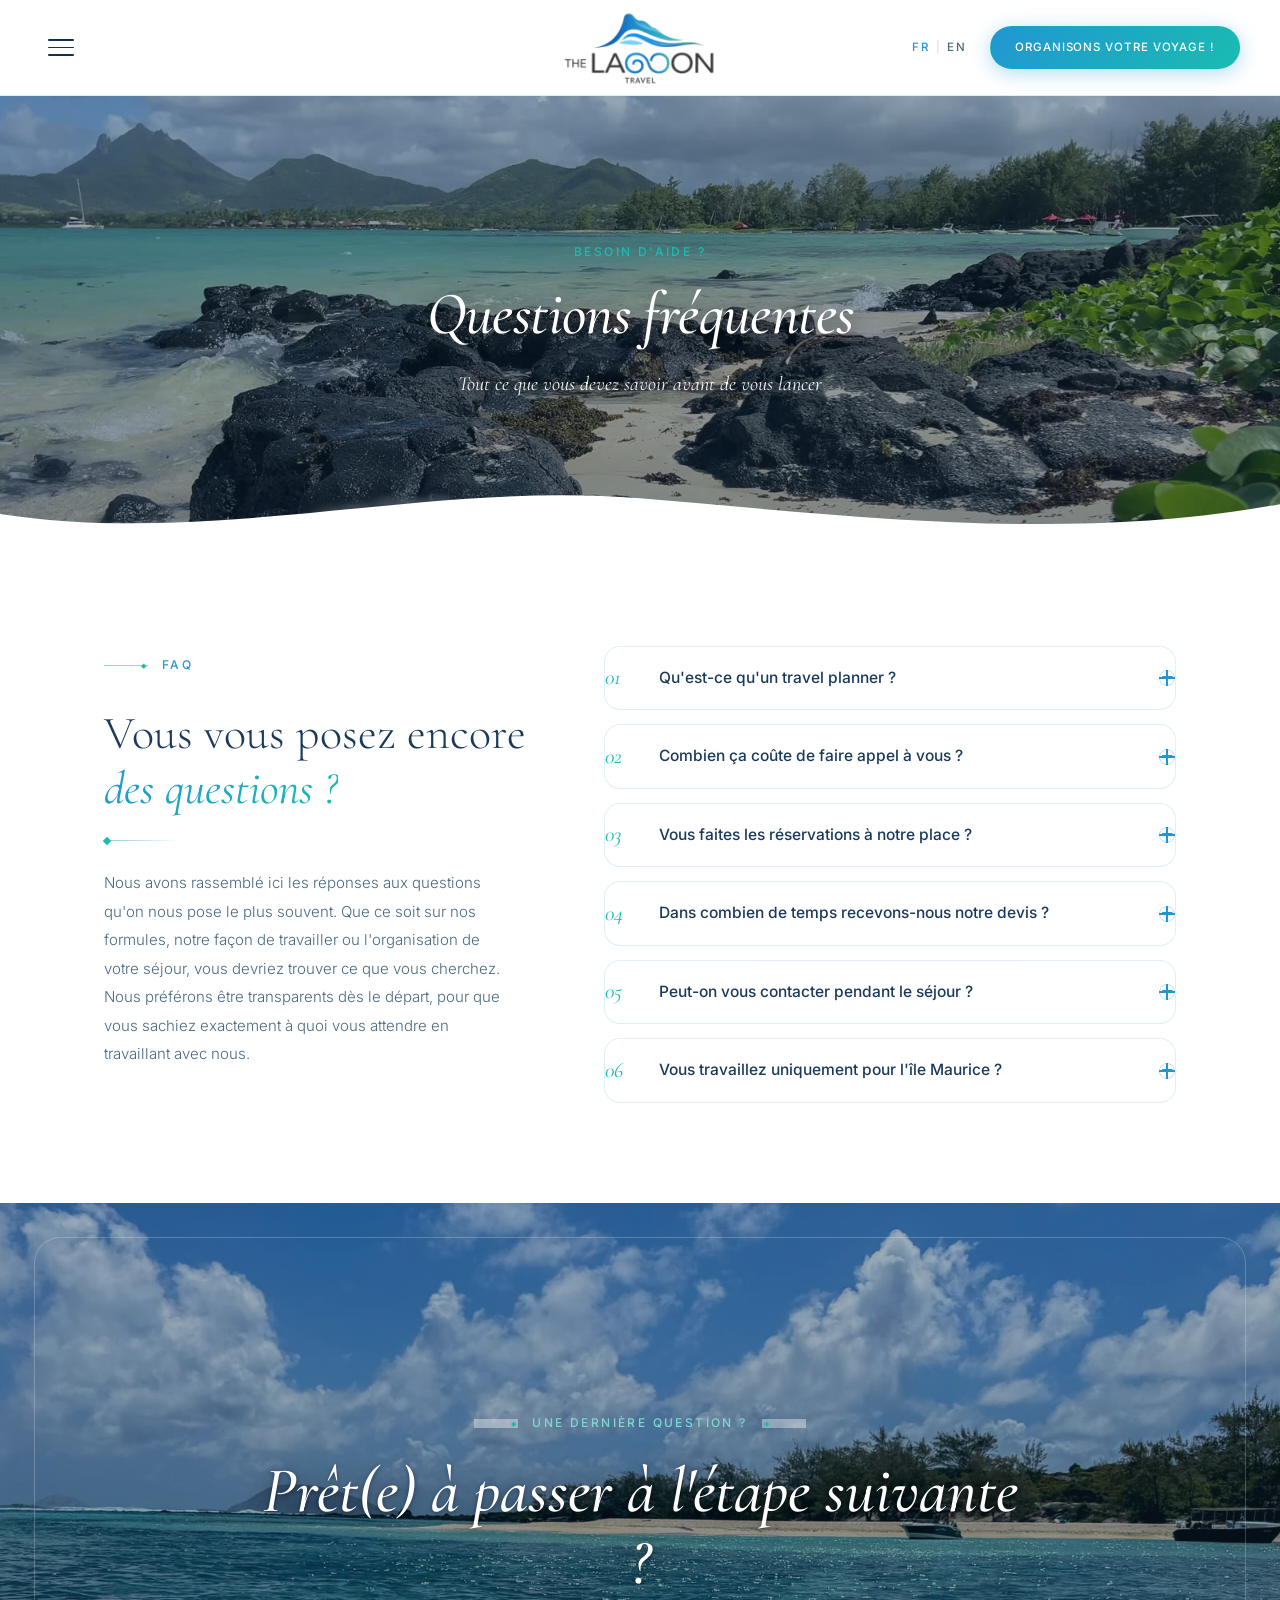
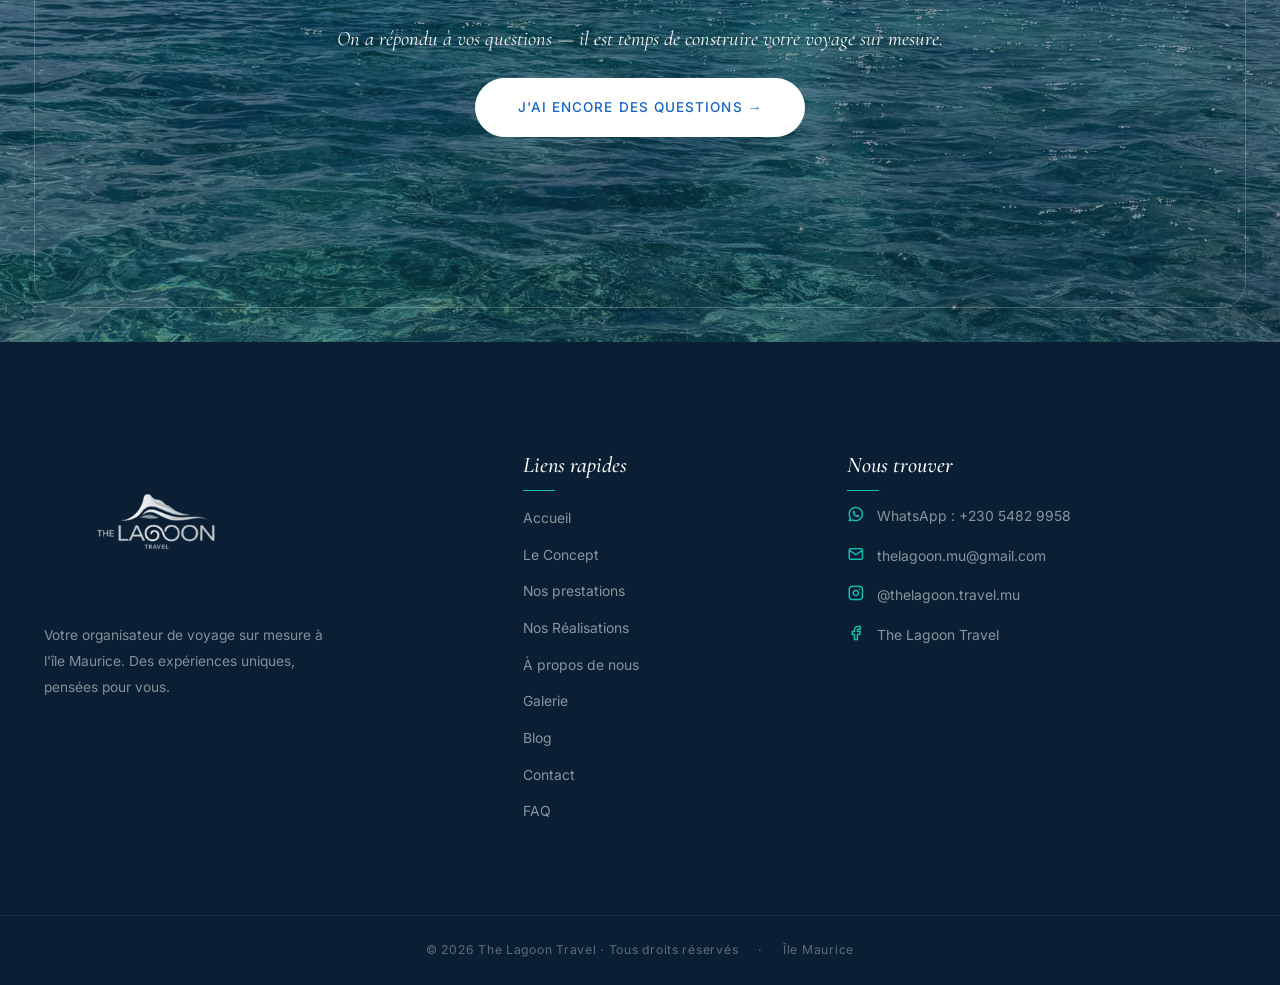
<file: faq.html>
<!DOCTYPE html>
<html lang="fr">
<head>
  <meta charset="UTF-8">
  <meta name="viewport" content="width=device-width, initial-scale=1.0">
  <!-- Filet de sécurité de l'affichage : les blocs .fade-* ne sont cachés que si le JS tourne (html.js).
       Si main.js n'a pas démarré au bout de 1,5 s, on révèle les blocs proches de l'écran (et au défilement). -->
  <script>
    document.documentElement.classList.add('js');
    (function () {
      var sel = '.fade-up,.fade-in,.fade-left,.fade-right';
      function reveal() {
        if (window.__fadeReady) return true;
        document.querySelectorAll(sel).forEach(function (e) {
          if (e.getBoundingClientRect().top < innerHeight + 200) e.classList.add('visible');
        });
        return false;
      }
      setTimeout(function () {
        if (!reveal()) addEventListener('scroll', reveal, { passive: true });
      }, 1500);
    })();
  </script>
  <title>FAQ — The Lagoon Travel</title>
  <meta name="description" content="Toutes les réponses à vos questions sur nos services de voyage sur mesure à l'île Maurice : tarifs, réservations, devis, disponibilité.">
  <link rel="canonical" href="https://thelagoontravel.com/faq.html">

  <link rel="stylesheet" href="assets/css/tabler-subset.css?v=1">
  <link rel="stylesheet" href="assets/css/style.css?v=6">
  <link rel="stylesheet" href="assets/css/components.css?v=3">
  <link rel="stylesheet" href="assets/css/animations.css">
</head>
<body>

<!-- Navigation -->
<nav class="navbar" id="navbar" role="navigation" aria-label="Navigation principale">
  <div class="nav-container">
    <button class="nav-hamburger" id="navHamburger" aria-label="Ouvrir le menu" aria-expanded="false" aria-controls="navOverlay">
      <span></span><span></span><span></span>
    </button>
    <div class="nav-lang-compact">
      <button class="lang-btn lang-btn-compact active" data-lang="fr" onclick="switchLang('fr')">FR</button>
      <span>|</span>
      <button class="lang-btn lang-btn-compact" data-lang="en" onclick="switchLang('en')">EN</button>
    </div>
    <a href="index.html" class="nav-logo" aria-label="Accueil The Lagoon Travel">
      <div class="logo-wrap">
        <img src="assets/images/Logo_The_lagoon.png" alt="The Lagoon Travel" class="logo-img" fetchpriority="high">
      </div>
    </a>
    <div class="nav-right">
      <div class="lang-switcher" role="group" aria-label="Langue">
        <button class="lang-btn active" data-lang="fr" onclick="switchLang('fr')">FR</button>
        <span class="lang-sep">|</span>
        <button class="lang-btn" data-lang="en" onclick="switchLang('en')">EN</button>
      </div>
      <a href="devis.html" class="btn btn-primary btn-primary-nav btn-sm" data-i18n="nav.cta">Organisons votre voyage ! 🌴</a>
    </div>
  </div>
  <div class="nav-overlay" id="navOverlay" role="dialog" aria-modal="true" aria-label="Menu principal">
    <div class="nav-overlay-inner">
      <button class="menu-close" aria-label="Fermer le menu">
        <i class="ti ti-x"></i>
      </button>
      <ul class="nav-menu">
        <li><a href="index.html" data-i18n="nav.home">Accueil</a></li>
        <li>
          <button class="nav-menu-btn" type="button" aria-expanded="false">
            <span data-i18n="nav.concept">Le Concept</span> <i class="ti ti-chevron-down nav-chevron" aria-hidden="true"></i>
          </button>
          <ul class="nav-submenu">
            <li><a href="concept.html" data-i18n="nav.concept_sub">Concept</a></li>
            <li><a href="prestations.html" data-i18n="nav.prestations">Nos prestations</a></li>
          </ul>
        </li>
        <li><a href="realisations.html" data-i18n="nav.realisations">Nos Réalisations</a></li>
        <li><a href="about.html" data-i18n="nav.about">À propos de nous</a></li>
        <li><a href="galerie.html" data-i18n="nav.gallery">Galerie</a></li>
        <li><a href="blog.html" data-i18n="nav.blog">Blog</a></li>
        <li><a href="contact.html" data-i18n="nav.contact">Contact</a></li>
        <li><a href="faq.html" data-i18n="nav.faq">FAQ</a></li>
      </ul>

      <div class="nav-overlay-langs lang-switcher" role="group" aria-label="Langue">
        <button class="lang-btn active" data-lang="fr" onclick="switchLang('fr')">FR</button>
        <span class="lang-sep">|</span>
        <button class="lang-btn" data-lang="en" onclick="switchLang('en')">EN</button>
      </div>
    </div>
  </div>
</nav>

<!-- Hero -->
<section class="page-hero">
  <video class="page-hero-video" autoplay muted loop playsinline webkit-playsinline preload="auto" poster="assets/images/galerie-hero-poster.jpg">
    <source src="assets/videos/galerie-hero.mp4" type="video/mp4">
  </video>
  <div class="page-hero-content">
    <span class="page-hero-eyebrow" data-i18n="faq.hero_eyebrow">Besoin d'aide ?</span>
    <h1 class="page-hero-title fade-up" data-i18n="faq.hero_title">Questions fréquentes</h1>
    <p class="page-hero-subtitle fade-up" data-i18n="faq.hero_subtitle">Tout ce que vous devez savoir avant de vous lancer</p>
  </div>
</section>

<!-- ══════════════════════════════════════════
     FAQ — QUESTIONS FRÉQUENTES
════════════════════════════════════════════ -->
<section class="faq-section" id="faq">

  <div class="container">
    <div class="faq-layout">

      <!-- Colonne intro -->
      <div class="faq-side fade-up">
        <span class="section-eyebrow">FAQ</span>
        <h2 class="faq-side-title" data-i18n="faq.side_title">Vous vous posez encore <em>des questions ?</em></h2>
        <div class="divider divider--left"></div>
        <p class="faq-side-text" data-i18n="faq.side_text">Nous avons rassemblé ici les réponses aux questions qu'on nous pose le plus souvent. Que ce soit sur nos formules, notre façon de travailler ou l'organisation de votre séjour, vous devriez trouver ce que vous cherchez. Nous préférons être transparents dès le départ, pour que vous sachiez exactement à quoi vous attendre en travaillant avec nous.</p>
      </div>

      <!-- Accordéon -->
      <div class="faq-list fade-up">

        <div class="faq-item">
          <button class="faq-item-q" aria-expanded="false">
            <span class="faq-item-num" aria-hidden="true">01</span>
            <span class="faq-item-label" data-i18n="faq.acc1_q">Qu'est-ce qu'un travel planner ?</span>
            <span class="faq-item-icon" aria-hidden="true"><i class="ti ti-plus"></i></span>
          </button>
          <div class="faq-item-a">
            <div class="faq-item-a-inner">
              <p data-i18n="faq.acc1_a">Un travel planner est un organisateur de voyage sur mesure. Notre rôle est de concevoir votre itinéraire idéal à Maurice selon vos envies, votre budget et vos dates, et de vous mettre en relation avec nos meilleurs prestataires locaux. Vous gagnez du temps, évitez les mauvaises surprises et profitez d'une expérience unique.</p>
            </div>
          </div>
        </div>

        <div class="faq-item">
          <button class="faq-item-q" aria-expanded="false">
            <span class="faq-item-num" aria-hidden="true">02</span>
            <span class="faq-item-label" data-i18n="faq.acc2_q">Combien ça coûte de faire appel à vous ?</span>
            <span class="faq-item-icon" aria-hidden="true"><i class="ti ti-plus"></i></span>
          </button>
          <div class="faq-item-a">
            <div class="faq-item-a-inner">
              <p data-i18n="faq.acc2_a">Nos honoraires varient selon la durée et la complexité du voyage organisé. Tout est détaillé de manière transparente dans notre devis. L'appel découverte est 100% gratuit et sans engagement.</p>
            </div>
          </div>
        </div>

        <div class="faq-item">
          <button class="faq-item-q" aria-expanded="false">
            <span class="faq-item-num" aria-hidden="true">03</span>
            <span class="faq-item-label" data-i18n="faq.acc3_q">Vous faites les réservations à notre place ?</span>
            <span class="faq-item-icon" aria-hidden="true"><i class="ti ti-plus"></i></span>
          </button>
          <div class="faq-item-a">
            <div class="faq-item-a-inner">
              <p data-i18n="faq.acc3_a">En tant que travel planners, nous ne sommes pas habilités à faire les réservations à votre place. On vous transmet tous les liens de réservation des prestataires sélectionnés — vous restez libre de choisir et de réserver selon vos préférences.</p>
            </div>
          </div>
        </div>

        <div class="faq-item">
          <button class="faq-item-q" aria-expanded="false">
            <span class="faq-item-num" aria-hidden="true">04</span>
            <span class="faq-item-label" data-i18n="faq.acc4_q">Dans combien de temps recevons-nous notre devis ?</span>
            <span class="faq-item-icon" aria-hidden="true"><i class="ti ti-plus"></i></span>
          </button>
          <div class="faq-item-a">
            <div class="faq-item-a-inner">
              <p data-i18n="faq.acc4_a">Une fois l'appel découverte réalisé, vous recevez votre estimation budgétaire sous quelques jours. Tout dépend de la complexité de votre projet de voyage.</p>
            </div>
          </div>
        </div>

        <div class="faq-item">
          <button class="faq-item-q" aria-expanded="false">
            <span class="faq-item-num" aria-hidden="true">05</span>
            <span class="faq-item-label" data-i18n="faq.acc5_q">Peut-on vous contacter pendant le séjour ?</span>
            <span class="faq-item-icon" aria-hidden="true"><i class="ti ti-plus"></i></span>
          </button>
          <div class="faq-item-a">
            <div class="faq-item-a-inner">
              <p data-i18n="faq.acc5_a">Oui ! On reste disponibles 7j/7 pendant toute la durée de votre séjour pour répondre à vos questions et vous aider en cas de besoin.</p>
            </div>
          </div>
        </div>

        <div class="faq-item">
          <button class="faq-item-q" aria-expanded="false">
            <span class="faq-item-num" aria-hidden="true">06</span>
            <span class="faq-item-label" data-i18n="faq.acc6_q">Vous travaillez uniquement pour l'île Maurice ?</span>
            <span class="faq-item-icon" aria-hidden="true"><i class="ti ti-plus"></i></span>
          </button>
          <div class="faq-item-a">
            <div class="faq-item-a-inner">
              <p data-i18n="faq.acc6_a">Pour l'instant oui — l'île Maurice est notre spécialité et notre terrain de jeu quotidien. C'est ce qui nous permet de vous proposer des expériences vraiment authentiques et des adresses confidentielles que seuls les locaux connaissent.</p>
            </div>
          </div>
        </div>

      </div>

    </div>
  </div>
</section>

<!-- CTA BAND -->
<section class="cta-band">
  <div class="cta-bg" aria-hidden="true"></div>
  <div class="cta-frame" aria-hidden="true"></div>
  <div class="container cta-inner">
    <span class="section-eyebrow section-eyebrow--light fade-up" data-i18n="faq.cta_eyebrow">Une dernière question ?</span>
    <h2 class="cta-title fade-up" data-i18n="faq.cta_title">
      Prêt(e) à passer à l'étape suivante ?
    </h2>
    <p class="cta-text fade-up" data-i18n="faq.cta_text">
      On a répondu à vos questions — il est temps de construire votre voyage sur mesure.
    </p>
    <div class="cta-actions fade-up">
      <a href="devis.html" class="btn btn-white btn-lg" data-i18n="faq.cta_btn">J'ai encore des questions →</a>
    </div>
  </div>
</section>

<!-- Footer -->
<footer class="footer" role="contentinfo">
  <div class="container">
    <div class="footer-grid">
      <div class="footer-brand">
        <div class="footer-logo-wrap">
          <img src="assets/images/Logo_The_lagoon.png" alt="The Lagoon Travel" class="footer-logo-img" loading="lazy">
        </div>
        <p data-i18n="footer.desc">Votre organisateur de voyage sur mesure à l'île Maurice. Des expériences uniques, pensées pour vous.</p>
      </div>
      <div class="footer-links fade-up">
        <h4 class="footer-col-title" data-i18n="footer.links_title">Liens rapides</h4>
        <ul class="footer-links-list">
          <li><a href="index.html" data-i18n="nav.home">Accueil</a></li>
          <li><a href="concept.html" data-i18n="nav.concept">Le Concept</a></li>
          <li><a href="prestations.html" data-i18n="nav.prestations">Nos prestations</a></li>
          <li><a href="realisations.html" data-i18n="nav.realisations">Nos Réalisations</a></li>
          <li><a href="about.html" data-i18n="nav.about">À propos de nous</a></li>
          <li><a href="galerie.html" data-i18n="nav.gallery">Galerie</a></li>
          <li><a href="blog.html" data-i18n="nav.blog">Blog</a></li>
          <li><a href="contact.html" data-i18n="nav.contact">Contact</a></li>
          <li><a href="faq.html" data-i18n="nav.faq">FAQ</a></li>
        </ul>
      </div>
      <div class="footer-contact fade-up">
        <h4 class="footer-col-title" data-i18n="footer.contact_title">Nous trouver</h4>
        <div class="footer-contact-item"><i class="ti ti-brand-whatsapp"></i><a href="https://wa.me/23054829958" target="_blank" rel="noopener">WhatsApp : +230 5482 9958</a></div>
        <div class="footer-contact-item"><i class="ti ti-mail"></i><a href="mailto:thelagoon.mu@gmail.com">thelagoon.mu@gmail.com</a></div>
        <div class="footer-contact-item"><i class="ti ti-brand-instagram"></i><a href="https://www.instagram.com/thelagoon.travel.mu" target="_blank" rel="noopener">@thelagoon.travel.mu</a></div>
        <div class="footer-contact-item"><i class="ti ti-brand-facebook"></i><a href="https://facebook.com/thelagoontravel" target="_blank" rel="noopener">The Lagoon Travel</a></div>
      </div>
    </div>
  </div>
  <div class="footer-bottom">
    <span data-i18n="footer.copyright">© 2026 The Lagoon Travel · Tous droits réservés</span>
    <span>·</span>
    <span><span data-i18n="footer.heart">Île Maurice</span></span>
  </div>
</footer>

<script defer src="assets/js/i18n.js"></script>
<script defer src="assets/js/main.js"></script>
<script>
// FAQ accordéon — un seul item ouvert à la fois
(function() {
  const items = document.querySelectorAll('.faq-item');
  document.querySelectorAll('.faq-item-q').forEach(function(btn) {
    btn.addEventListener('click', function() {
      const item = btn.closest('.faq-item');
      const isOpen = item.classList.contains('open');
      items.forEach(function(other) {
        other.classList.remove('open');
        const q = other.querySelector('.faq-item-q');
        if (q) q.setAttribute('aria-expanded', 'false');
      });
      item.classList.toggle('open', !isOpen);
      btn.setAttribute('aria-expanded', String(!isOpen));
    });
  });
})();
</script>
</body>
</html>
</file>
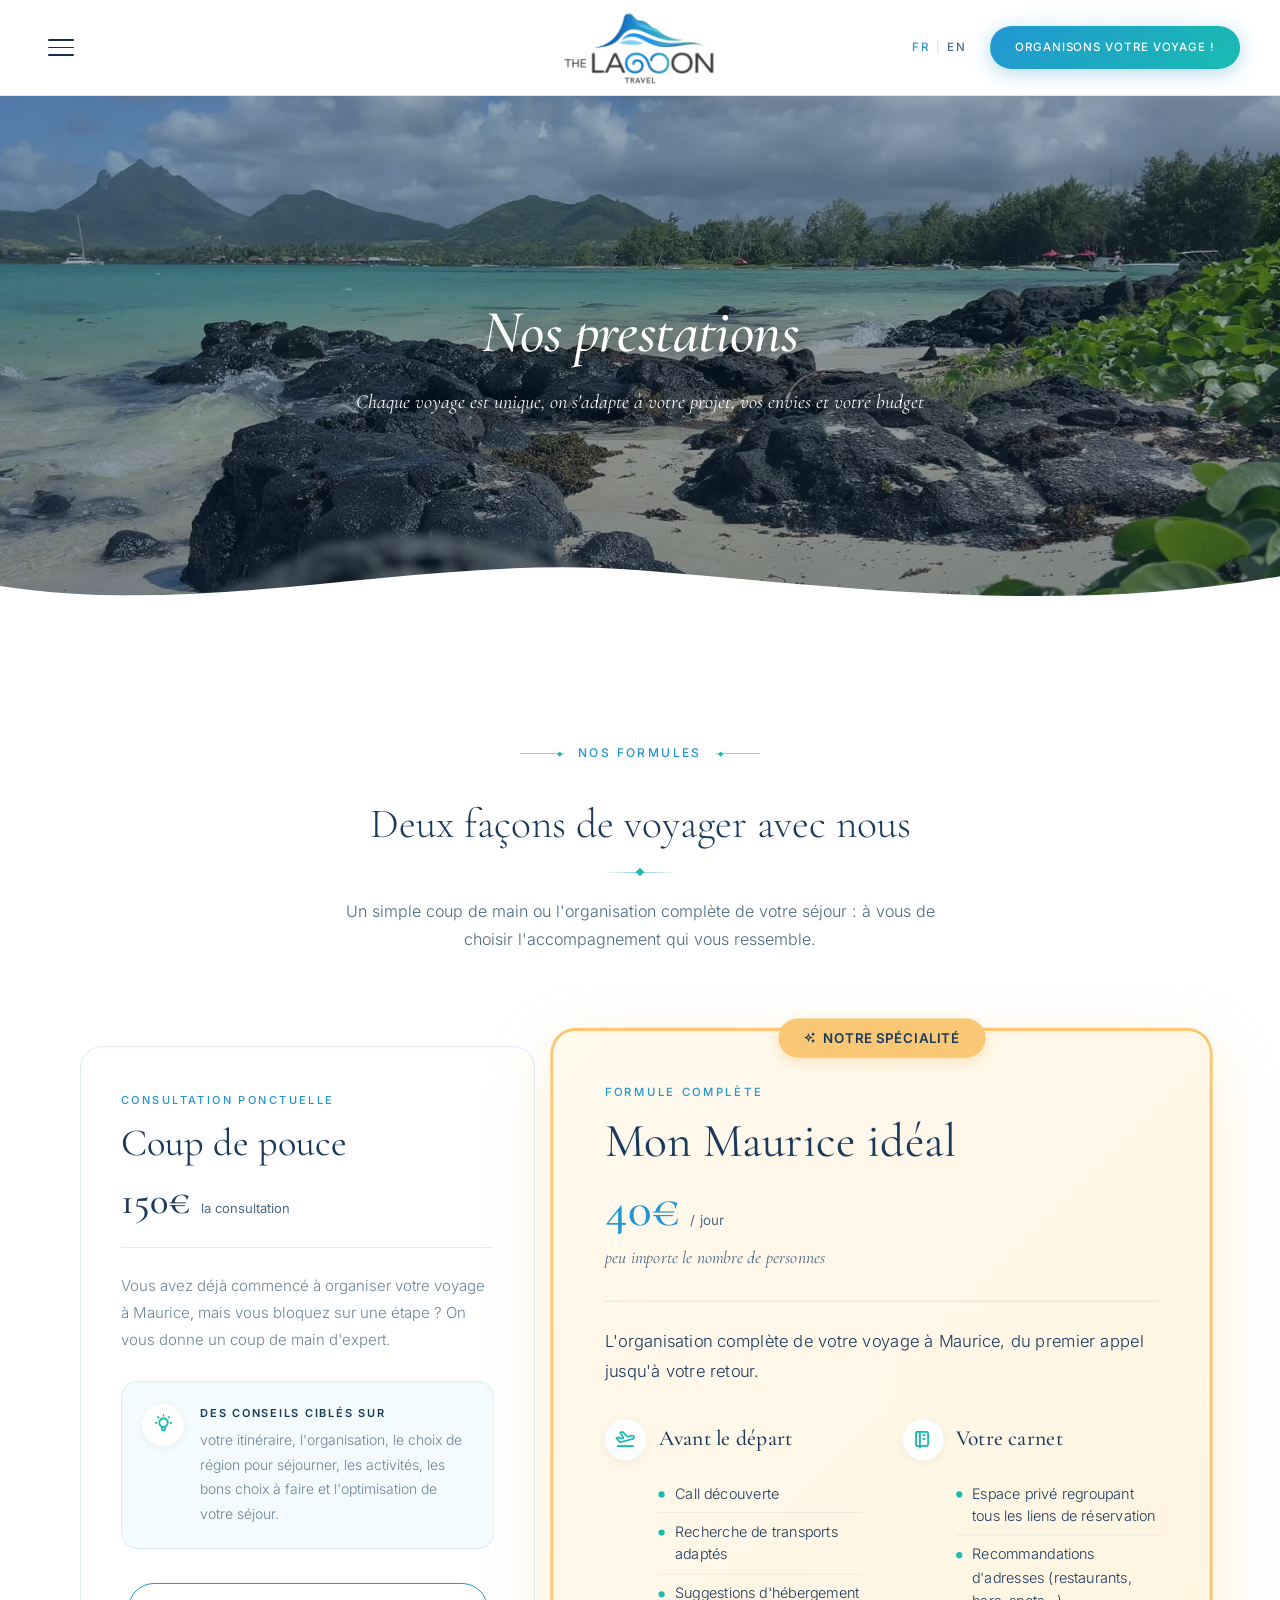
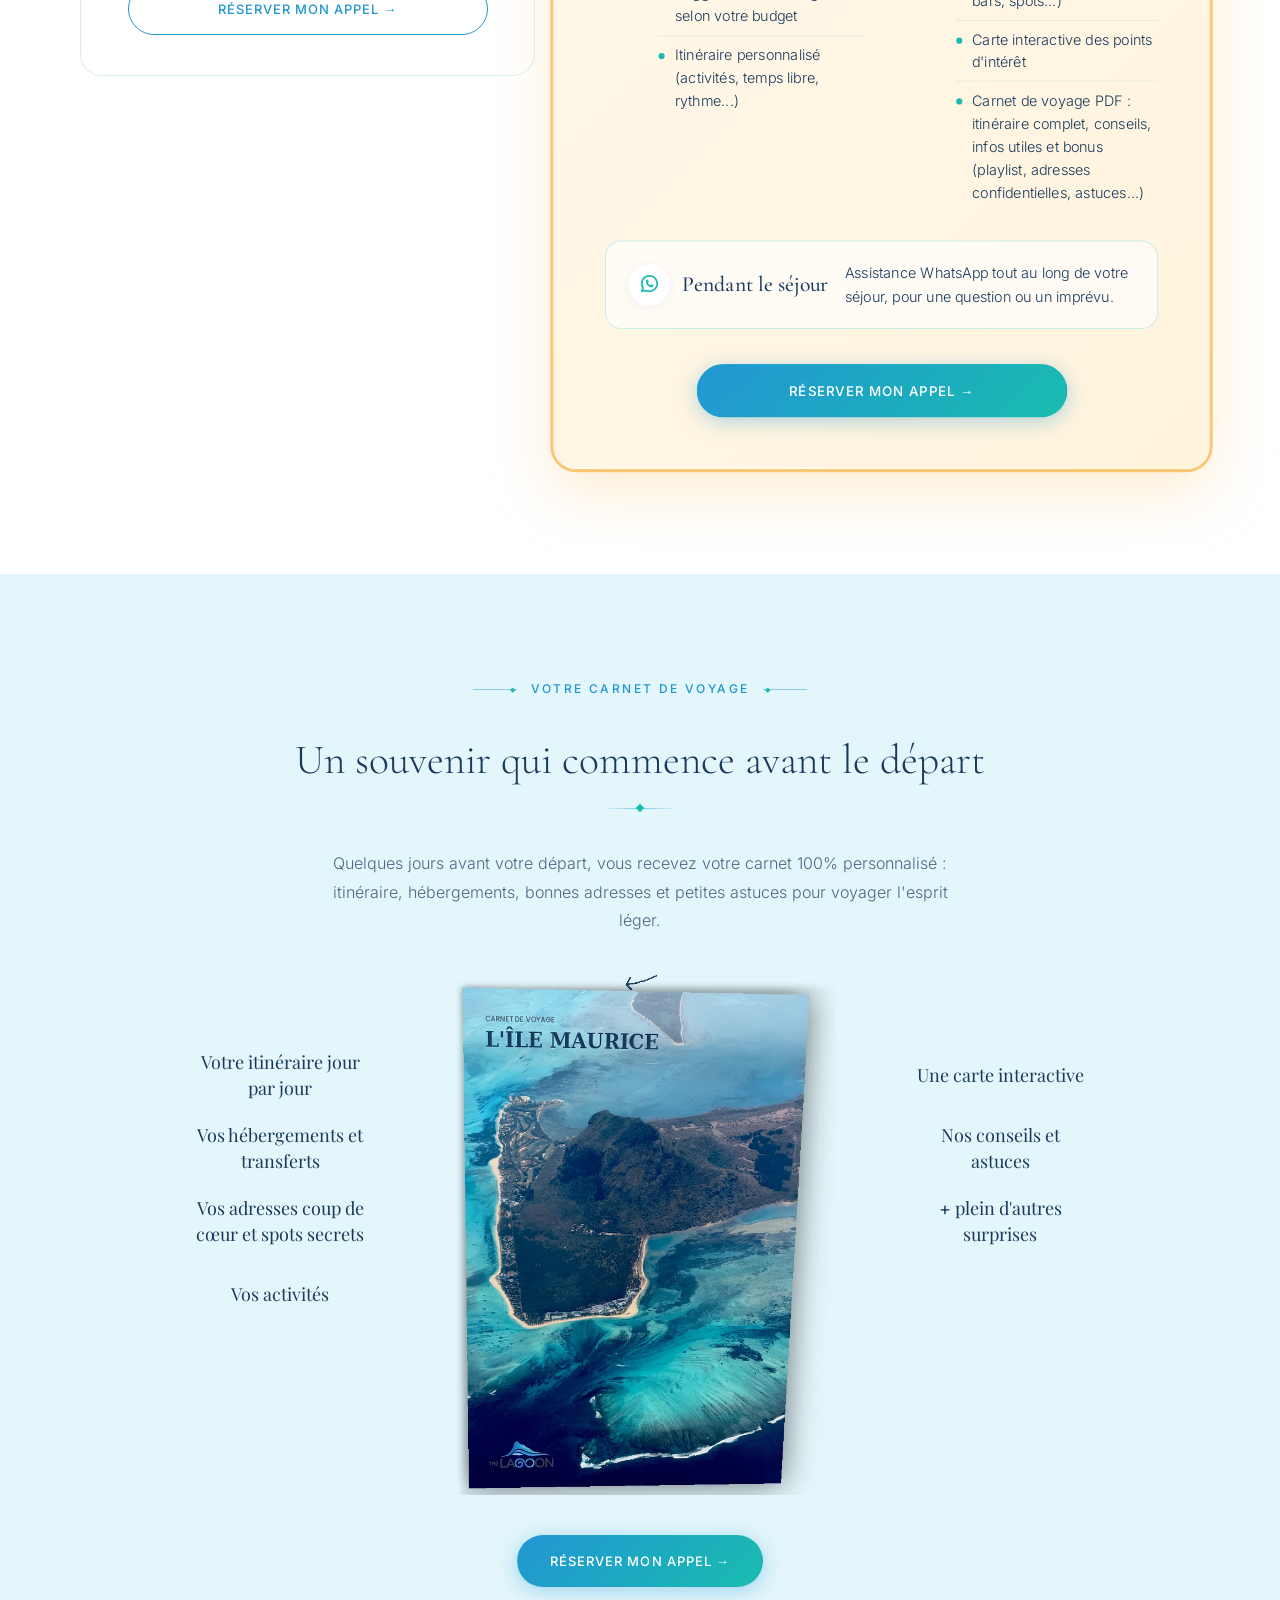
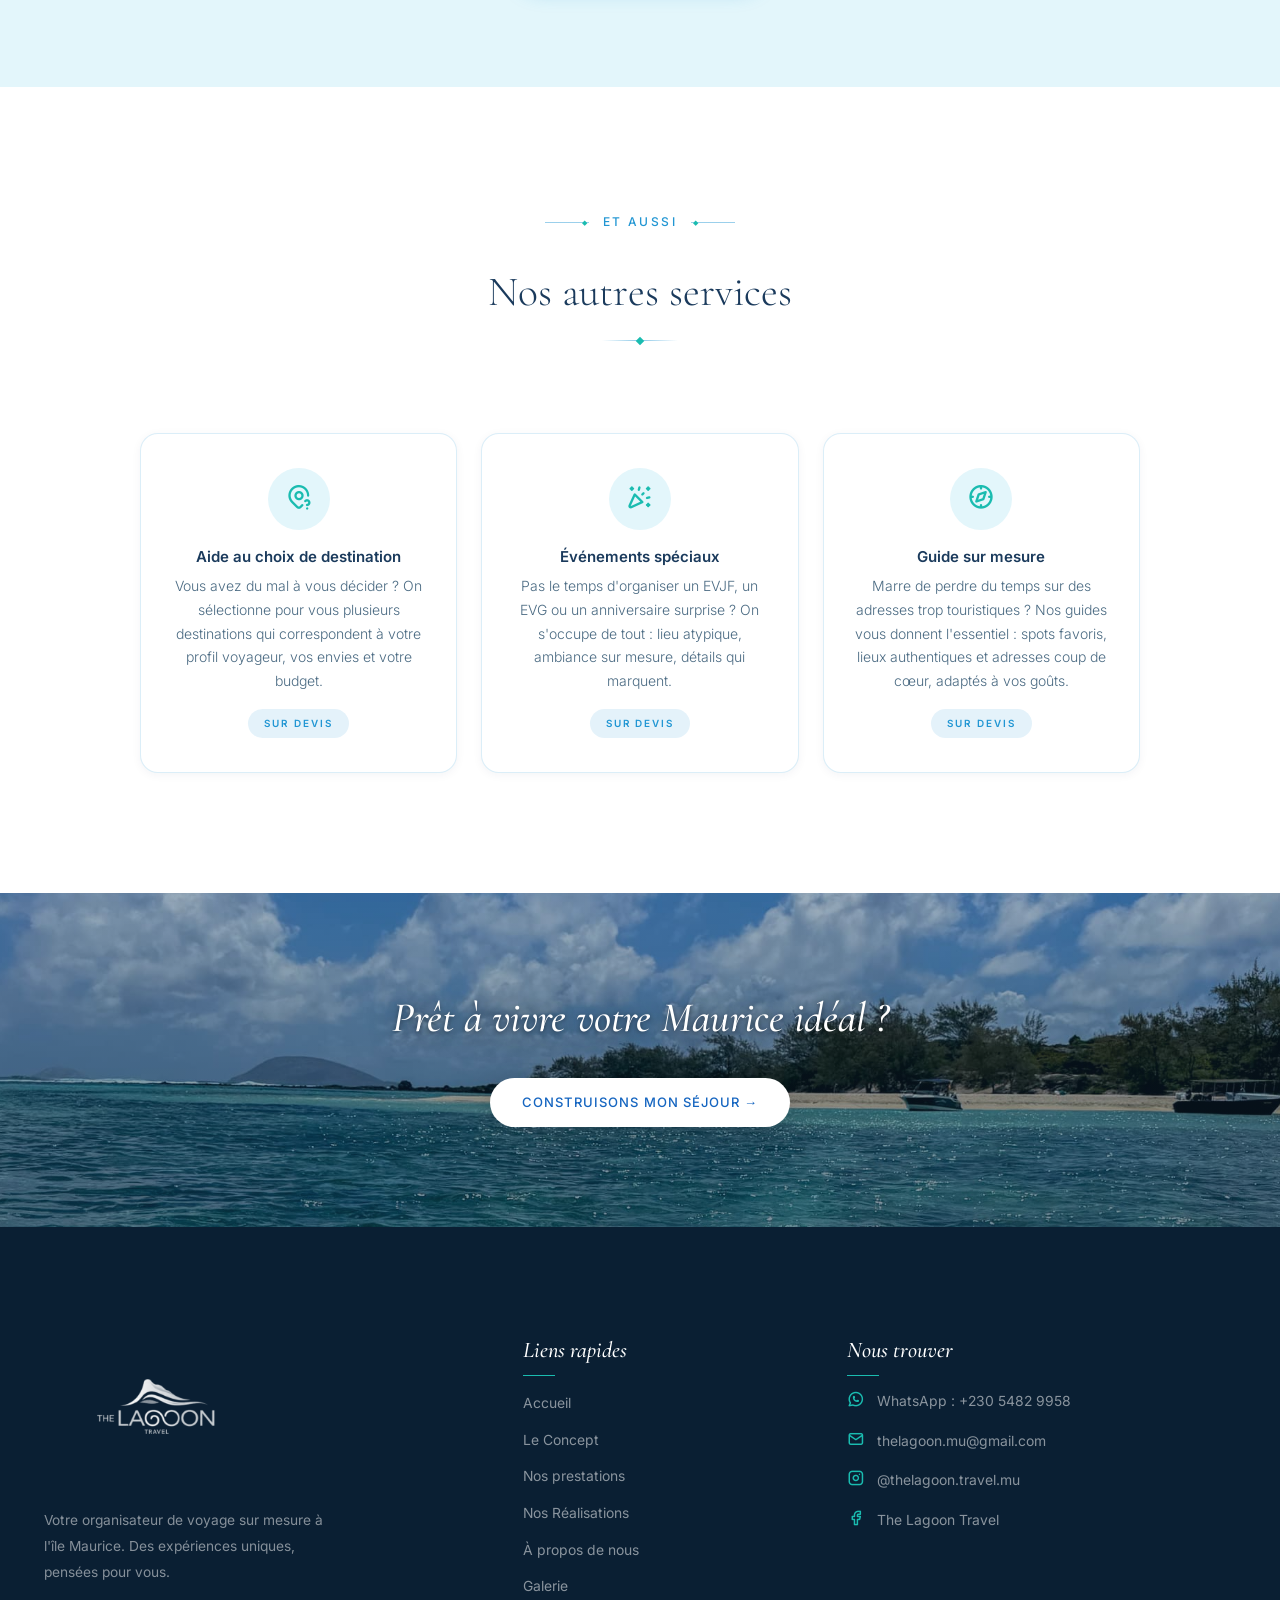
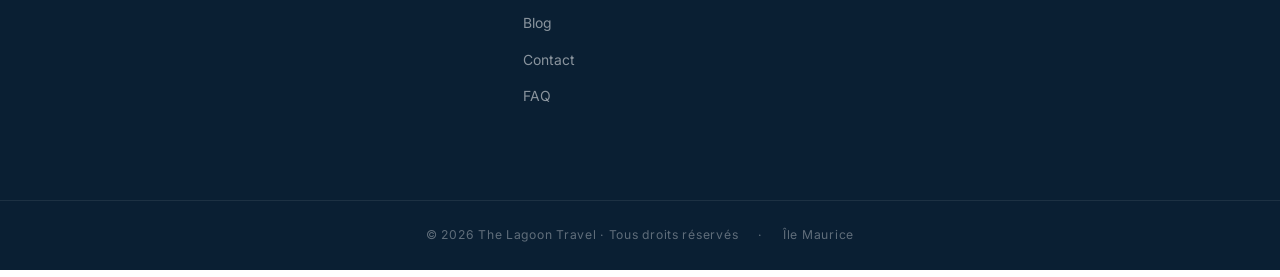
<file: prestations.html>
<!DOCTYPE html>
<html lang="fr">
<head>
  <meta charset="UTF-8">
  <meta name="viewport" content="width=device-width, initial-scale=1.0">
  <!-- Filet de sécurité de l'affichage : les blocs .fade-* ne sont cachés que si le JS tourne (html.js).
       Si main.js n'a pas démarré au bout de 1,5 s, on révèle les blocs proches de l'écran (et au défilement). -->
  <script>
    document.documentElement.classList.add('js');
    (function () {
      var sel = '.fade-up,.fade-in,.fade-left,.fade-right';
      function reveal() {
        if (window.__fadeReady) return true;
        document.querySelectorAll(sel).forEach(function (e) {
          if (e.getBoundingClientRect().top < innerHeight + 200) e.classList.add('visible');
        });
        return false;
      }
      setTimeout(function () {
        if (!reveal()) addEventListener('scroll', reveal, { passive: true });
      }, 1500);
    })();
  </script>
  <title>Nos prestations — The Lagoon Travel</title>
  <meta name="description" content="Découvrez nos deux formules pour votre voyage à l'île Maurice : Coup de pouce, une consultation ciblée à 150€, ou Mon Maurice idéal, l'organisation complète de votre séjour à 40€/jour.">
  <link rel="canonical" href="https://thelagoontravel.com/prestations.html">

  <link rel="stylesheet" href="assets/css/tabler-subset.css?v=1">
  <link rel="stylesheet" href="assets/css/style.css?v=16">
  <link rel="stylesheet" href="assets/css/components.css?v=3">
  <link rel="stylesheet" href="assets/css/animations.css">
</head>
<body>

<!-- Navigation -->
<nav class="navbar" id="navbar" role="navigation" aria-label="Navigation principale">
  <div class="nav-container">
    <button class="nav-hamburger" id="navHamburger" aria-label="Ouvrir le menu" aria-expanded="false" aria-controls="navOverlay">
      <span></span><span></span><span></span>
    </button>
    <div class="nav-lang-compact">
      <button class="lang-btn lang-btn-compact active" data-lang="fr" onclick="switchLang('fr')">FR</button>
      <span>|</span>
      <button class="lang-btn lang-btn-compact" data-lang="en" onclick="switchLang('en')">EN</button>
    </div>
    <a href="index.html" class="nav-logo" aria-label="Accueil The Lagoon Travel">
      <div class="logo-wrap">
        <img src="assets/images/Logo_The_lagoon.png" alt="The Lagoon Travel" class="logo-img" fetchpriority="high">
      </div>
    </a>
    <div class="nav-right">
      <div class="lang-switcher" role="group" aria-label="Langue">
        <button class="lang-btn active" data-lang="fr" onclick="switchLang('fr')">FR</button>
        <span class="lang-sep">|</span>
        <button class="lang-btn" data-lang="en" onclick="switchLang('en')">EN</button>
      </div>
      <a href="devis.html" class="btn btn-primary btn-primary-nav btn-sm" data-i18n="nav.cta">Organisons votre voyage !</a>
    </div>
  </div>
  <div class="nav-overlay" id="navOverlay" role="dialog" aria-modal="true" aria-label="Menu principal">
    <div class="nav-overlay-inner">
      <button class="menu-close" aria-label="Fermer le menu">
        <i class="ti ti-x"></i>
      </button>
      <ul class="nav-menu">
        <li><a href="index.html" data-i18n="nav.home">Accueil</a></li>
        <li>
          <button class="nav-menu-btn" type="button" aria-expanded="false">
            <span data-i18n="nav.concept">Le Concept</span> <i class="ti ti-chevron-down nav-chevron" aria-hidden="true"></i>
          </button>
          <ul class="nav-submenu">
            <li><a href="concept.html" data-i18n="nav.concept_sub">Concept</a></li>
            <li><a href="prestations.html" data-i18n="nav.prestations">Nos prestations</a></li>
          </ul>
        </li>
        <li><a href="realisations.html" data-i18n="nav.realisations">Nos Réalisations</a></li>
        <li><a href="about.html" data-i18n="nav.about">À propos de nous</a></li>
        <li><a href="galerie.html" data-i18n="nav.gallery">Galerie</a></li>
        <li><a href="blog.html" data-i18n="nav.blog">Blog</a></li>
        <li><a href="contact.html" data-i18n="nav.contact">Contact</a></li>
        <li><a href="faq.html" data-i18n="nav.faq">FAQ</a></li>
      </ul>

      <div class="nav-overlay-langs lang-switcher" role="group" aria-label="Langue">
        <button class="lang-btn active" data-lang="fr" onclick="switchLang('fr')">FR</button>
        <span class="lang-sep">|</span>
        <button class="lang-btn" data-lang="en" onclick="switchLang('en')">EN</button>
      </div>
    </div>
  </div>
</nav>

<!-- ══ HERO ══ -->
<section class="page-hero page-hero--prestations">
  <video class="page-hero-video" autoplay muted loop playsinline webkit-playsinline preload="auto" poster="assets/images/galerie-hero-poster.jpg">
    <source src="assets/videos/galerie-hero.mp4" type="video/mp4">
  </video>
  <div class="page-hero-content">
    <h1 class="page-hero-title fade-up" data-i18n="prestations.hero_title">Nos prestations</h1>
    <p class="page-hero-subtitle fade-up" data-i18n="prestations.hero_subtitle">Chaque voyage est unique, on s'adapte à votre projet, vos envies et votre budget</p>
  </div>
</section>

<!-- ══ BLOC 1 — Nos formules ══ -->
<section class="concept-block concept-block--white formules-section">
  <div class="container">
    <div class="section-header fade-up">
      <span class="section-eyebrow" data-i18n="prestations.formules_eyebrow">Nos formules</span>
      <h2 class="concept-title concept-title--center" data-i18n="prestations.formules_title">Deux façons de voyager avec nous</h2>
      <div class="divider"></div>
      <p class="section-subtitle" data-i18n="prestations.formules_subtitle">Un simple coup de main ou l'organisation complète de votre séjour : à vous de choisir l'accompagnement qui vous ressemble.</p>
    </div>

    <div class="formules-grid">

      <!-- Formule 1 — Coup de pouce -->
      <article class="formule formule--light fade-up">
        <div class="formule-head">
          <span class="formule-kicker" data-i18n="prestations.formule1_kicker">Consultation ponctuelle</span>
          <h3 class="formule-name" data-i18n="prestations.formule1_name">Coup de pouce</h3>
          <p class="formule-price"><span class="formule-price-amount">150€</span><span class="formule-price-unit" data-i18n="prestations.formule1_unit">la consultation</span></p>
        </div>

        <p class="formule-intro" data-i18n="prestations.formule1_intro">Vous avez déjà commencé à organiser votre voyage à Maurice, mais vous bloquez sur une étape ? On vous donne un coup de main d'expert.</p>

        <div class="formule-focus">
          <i class="ti ti-bulb"></i>
          <div>
            <span class="formule-focus-label" data-i18n="prestations.formule1_focus_label">Des conseils ciblés sur</span>
            <p class="formule-focus-text" data-i18n="prestations.formule1_focus_text">votre itinéraire, l'organisation, le choix de région pour séjourner, les activités, les bons choix à faire et l'optimisation de votre séjour.</p>
          </div>
        </div>

        <div class="formule-cta">
          <a href="devis.html" class="btn btn-outline" data-i18n="prestations.formule1_cta">Réserver mon appel →</a>
        </div>
      </article>

      <!-- Formule 2 — Mon Maurice idéal -->
      <article class="formule formule--featured fade-up">
        <span class="formule-badge"><i class="ti ti-sparkles"></i> <span data-i18n="prestations.formule2_badge">Notre spécialité</span></span>

        <div class="formule-head">
          <span class="formule-kicker" data-i18n="prestations.formule2_kicker">Formule complète</span>
          <h3 class="formule-name" data-i18n="prestations.formule2_name">Mon Maurice idéal</h3>
          <p class="formule-price"><span class="formule-price-amount">40€</span><span class="formule-price-unit" data-i18n="prestations.formule2_unit">/ jour</span></p>
          <p class="formule-price-note" data-i18n="prestations.formule2_note">peu importe le nombre de personnes</p>
        </div>

        <p class="formule-intro" data-i18n="prestations.formule2_intro">L'organisation complète de votre voyage à Maurice, du premier appel jusqu'à votre retour.</p>

        <div class="formule-groups">
          <div class="formule-group">
            <div class="formule-group-head">
              <i class="ti ti-plane-departure"></i>
              <h4 data-i18n="prestations.formule2_g1_title">Avant le départ</h4>
            </div>
            <ul class="formule-items" data-i18n="prestations.formule2_g1_items">
              <li>Call découverte</li>
              <li>Recherche de transports adaptés</li>
              <li>Suggestions d'hébergement selon votre budget</li>
              <li>Itinéraire personnalisé (activités, temps libre, rythme...)</li>
            </ul>
          </div>

          <div class="formule-group">
            <div class="formule-group-head">
              <i class="ti ti-notebook"></i>
              <h4 data-i18n="prestations.formule2_g2_title">Votre carnet</h4>
            </div>
            <ul class="formule-items" data-i18n="prestations.formule2_g2_items">
              <li>Espace privé regroupant tous les liens de réservation</li>
              <li>Recommandations d'adresses (restaurants, bars, spots...)</li>
              <li>Carte interactive des points d'intérêt</li>
              <li>Carnet de voyage PDF : itinéraire complet, conseils, infos utiles et bonus (playlist, adresses confidentielles, astuces...)</li>
            </ul>
          </div>

          <div class="formule-group formule-group--wide">
            <div class="formule-group-head">
              <i class="ti ti-brand-whatsapp"></i>
              <h4 data-i18n="prestations.formule2_g3_title">Pendant le séjour</h4>
            </div>
            <p class="formule-group-text" data-i18n="prestations.formule2_g3_text">Assistance WhatsApp tout au long de votre séjour, pour une question ou un imprévu.</p>
          </div>
        </div>

        <div class="formule-cta">
          <a href="devis.html" class="btn btn-primary" data-i18n="prestations.formule2_cta">Réserver mon appel →</a>
        </div>
      </article>

    </div>
  </div>
</section>

<!-- ══ BLOC — Votre carnet de voyage ══ -->
<section class="concept-block concept-carnet-section">
  <div class="container">
    <div class="section-header fade-up" style="text-align:center; max-width:700px; margin:0 auto 40px;">
      <span class="section-eyebrow" data-i18n="prestations.carnet_eyebrow">Votre carnet de voyage</span>
      <h2 class="concept-title concept-title--center" data-i18n="prestations.carnet_title">
        Un souvenir qui commence avant le départ
      </h2>
      <div class="divider"></div>
      <p style="color: rgba(255,255,255,0.75); font-size: 15px;
                line-height: 1.8; margin-top: 20px;" data-i18n="prestations.carnet_text">
        Quelques jours avant votre départ, vous recevez votre
        carnet 100% personnalisé : itinéraire, hébergements,
        bonnes adresses et petites astuces pour voyager
        l'esprit léger.
      </p>
    </div>
    <div class="concept-carnet-layout fade-up">
      <ul class="concept-carnet-labels concept-carnet-labels--left">
        <li data-i18n="prestations.carnet_label_itinerary">Votre itinéraire jour par jour</li>
        <li data-i18n="prestations.carnet_label_stays">Vos hébergements et transferts</li>
        <li data-i18n="prestations.carnet_label_spots">Vos adresses coup de cœur et spots secrets</li>
        <li data-i18n="prestations.carnet_label_activities">Vos activités</li>
      </ul>
      <div class="concept-carnet-image">
        <img src="assets/images/carnet-mockup.webp"
             data-i18n-img="carnet-mockup"
             data-src-fr="assets/images/carnet-mockup.webp"
             data-src-en="assets/images/carnet-mockup-en.webp"
             alt="Exemple de carnet de voyage personnalisé The Lagoon Travel"
             loading="lazy">
      </div>
      <ul class="concept-carnet-labels concept-carnet-labels--right">
        <li data-i18n="prestations.carnet_label_map">Une carte interactive</li>
        <li data-i18n="prestations.carnet_label_tips">Nos conseils et astuces</li>
        <li data-i18n="prestations.carnet_label_more">+ plein d'autres surprises</li>
      </ul>
    </div>
    <div class="concept-carnet-cta fade-up">
      <a href="devis.html" class="btn btn-primary" data-i18n="prestations.carnet_btn">Réserver mon appel →</a>
    </div>
  </div>
</section>

<!-- ══ BLOC 2 — Autres services ══ -->
<section class="concept-block concept-block--mist">
  <div class="container">
    <div class="section-header fade-up">
      <span class="section-eyebrow" data-i18n="prestations.services_eyebrow">Et aussi</span>
      <h2 class="concept-title concept-title--center" data-i18n="prestations.services_title">Nos autres services</h2>
      <div class="divider"></div>
    </div>

    <div class="concept-vs-grid">
      <div class="concept-vs-item fade-up">
        <i class="ti ti-map-pin-question"></i>
        <h3 data-i18n="prestations.service1_title">Aide au choix de destination</h3>
        <p data-i18n="prestations.service1_text">Vous avez du mal à vous décider ? On sélectionne pour vous plusieurs destinations qui correspondent à votre profil voyageur, vos envies et votre budget.</p>
        <span class="badge badge-blue" data-i18n="prestations.badge_devis">Sur devis</span>
      </div>
      <div class="concept-vs-item fade-up">
        <i class="ti ti-confetti"></i>
        <h3 data-i18n="prestations.service2_title">Événements spéciaux</h3>
        <p data-i18n="prestations.service2_text">Pas le temps d'organiser un EVJF, un EVG ou un anniversaire surprise ? On s'occupe de tout : lieu atypique, ambiance sur mesure, détails qui marquent.</p>
        <span class="badge badge-blue" data-i18n="prestations.badge_devis">Sur devis</span>
      </div>
      <div class="concept-vs-item fade-up">
        <i class="ti ti-compass"></i>
        <h3 data-i18n="prestations.service3_title">Guide sur mesure</h3>
        <p data-i18n="prestations.service3_text">Marre de perdre du temps sur des adresses trop touristiques ? Nos guides vous donnent l'essentiel : spots favoris, lieux authentiques et adresses coup de cœur, adaptés à vos goûts.</p>
        <span class="badge badge-blue" data-i18n="prestations.badge_devis">Sur devis</span>
      </div>
    </div>
  </div>
</section>

<!-- ══ CTA FINAL ══ -->
<section class="concept-cta">
  <div class="container" style="text-align:center;">
    <h2 class="concept-cta-title fade-up" data-i18n="prestations.final_cta_title">Prêt à vivre votre Maurice idéal ?</h2>
    <a href="devis.html" class="btn concept-cta-btn fade-up" data-i18n="prestations.cta_btn">Construisons mon séjour →</a>
  </div>
</section>

<!-- Footer -->
<footer class="footer" role="contentinfo">
  <div class="container">
    <div class="footer-grid">
      <div class="footer-brand">
        <div class="footer-logo-wrap">
          <img src="assets/images/Logo_The_lagoon.png" alt="The Lagoon Travel" class="footer-logo-img" loading="lazy">
        </div>
        <p data-i18n="footer.desc">Votre organisateur de voyage sur mesure à l'île Maurice. Des expériences uniques, pensées pour vous.</p>
      </div>
      <div class="footer-links fade-up">
        <h4 class="footer-col-title" data-i18n="footer.links_title">Liens rapides</h4>
        <ul class="footer-links-list">
          <li><a href="index.html" data-i18n="nav.home">Accueil</a></li>
          <li><a href="concept.html" data-i18n="nav.concept">Le Concept</a></li>
          <li><a href="prestations.html" data-i18n="nav.prestations">Nos prestations</a></li>
          <li><a href="realisations.html" data-i18n="nav.realisations">Nos Réalisations</a></li>
          <li><a href="about.html" data-i18n="nav.about">À propos de nous</a></li>
          <li><a href="galerie.html" data-i18n="nav.gallery">Galerie</a></li>
          <li><a href="blog.html" data-i18n="nav.blog">Blog</a></li>
          <li><a href="contact.html" data-i18n="nav.contact">Contact</a></li>
          <li><a href="faq.html" data-i18n="nav.faq">FAQ</a></li>
        </ul>
      </div>
      <div class="footer-contact fade-up">
        <h4 class="footer-col-title" data-i18n="footer.contact_title">Nous trouver</h4>
        <div class="footer-contact-item"><i class="ti ti-brand-whatsapp"></i><a href="https://wa.me/23054829958" target="_blank" rel="noopener">WhatsApp : +230 5482 9958</a></div>
        <div class="footer-contact-item"><i class="ti ti-mail"></i><a href="mailto:thelagoon.mu@gmail.com">thelagoon.mu@gmail.com</a></div>
        <div class="footer-contact-item"><i class="ti ti-brand-instagram"></i><a href="https://www.instagram.com/thelagoon.travel.mu" target="_blank" rel="noopener">@thelagoon.travel.mu</a></div>
        <div class="footer-contact-item"><i class="ti ti-brand-facebook"></i><a href="https://facebook.com/thelagoontravel" target="_blank" rel="noopener">The Lagoon Travel</a></div>
      </div>
    </div>
  </div>
  <div class="footer-bottom">
    <span data-i18n="footer.copyright">© 2026 The Lagoon Travel · Tous droits réservés</span>
    <span>·</span>
    <span><span data-i18n="footer.heart">Île Maurice</span></span>
  </div>
</footer>

<script defer src="assets/js/i18n.js"></script>
<script defer src="assets/js/main.js"></script>
</body>
</html>
</file>
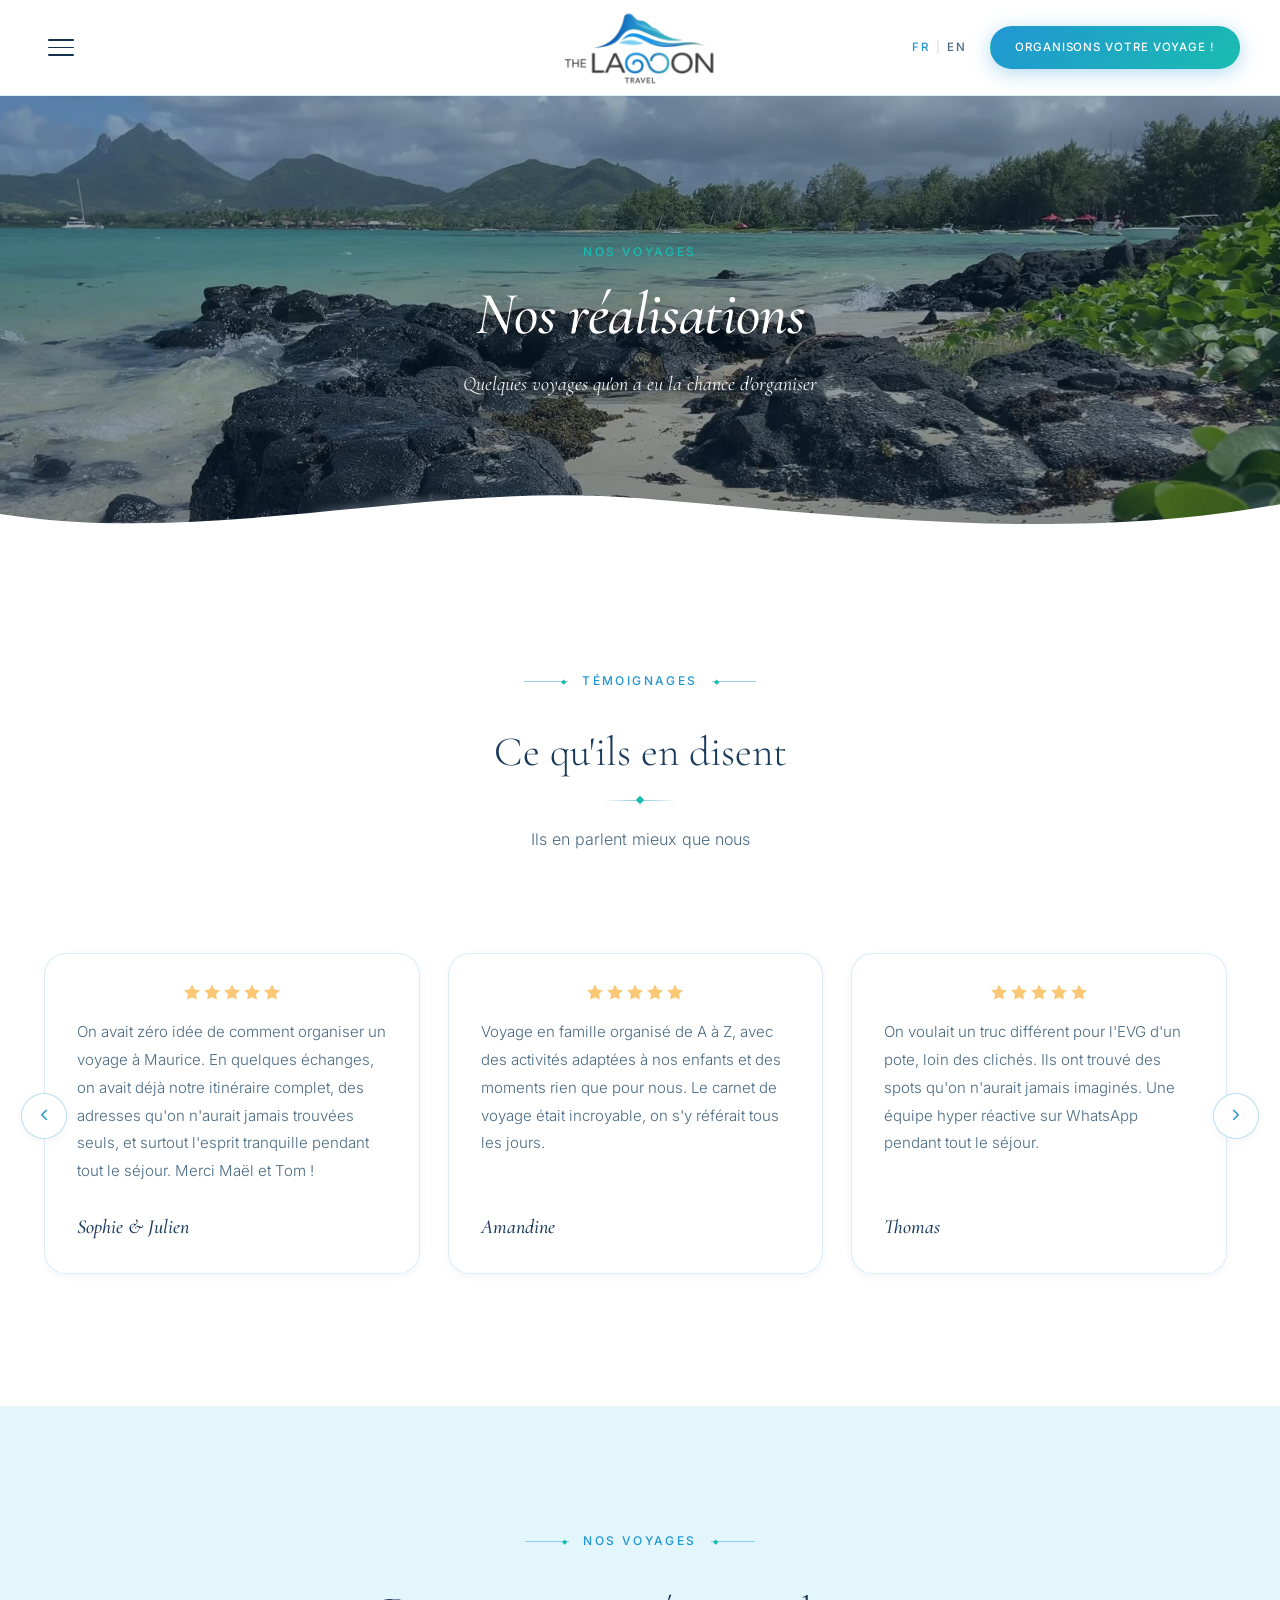
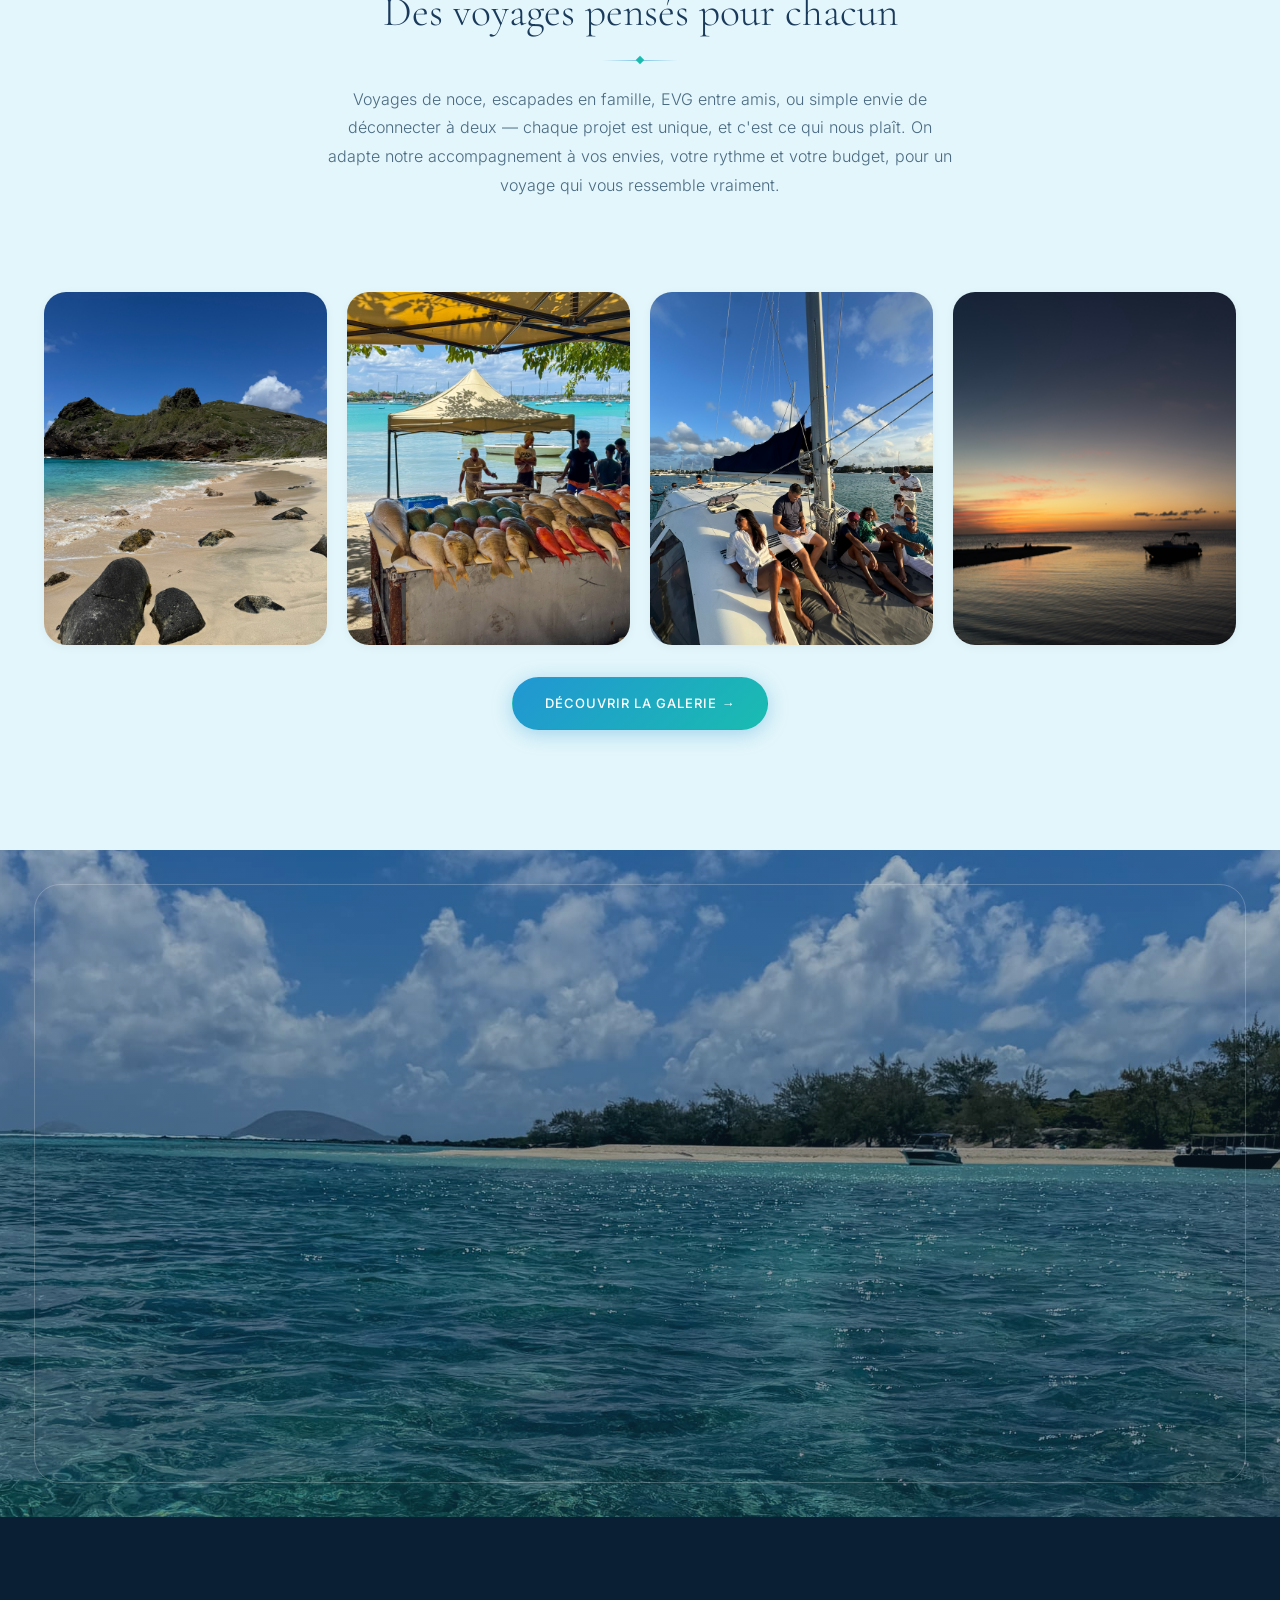
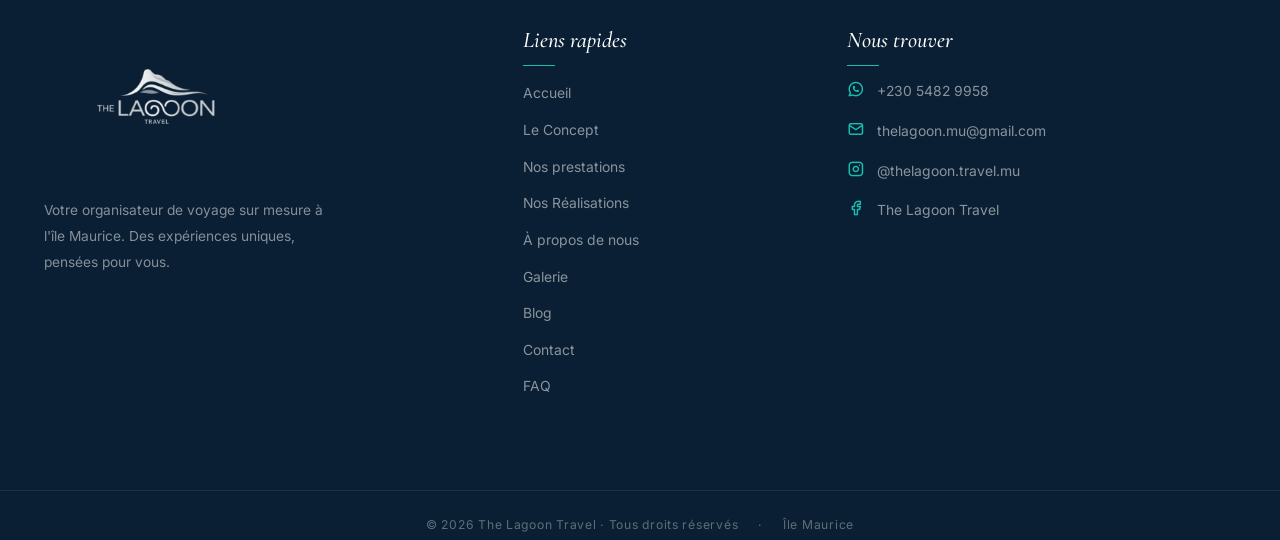
<file: realisations.html>
<!DOCTYPE html>
<html lang="fr">
<head>
  <meta charset="UTF-8">
  <meta name="viewport" content="width=device-width, initial-scale=1.0">
  <!-- Filet de sécurité de l'affichage : les blocs .fade-* ne sont cachés que si le JS tourne (html.js).
       Si main.js n'a pas démarré au bout de 1,5 s, on révèle les blocs proches de l'écran (et au défilement). -->
  <script>
    document.documentElement.classList.add('js');
    (function () {
      var sel = '.fade-up,.fade-in,.fade-left,.fade-right';
      function reveal() {
        if (window.__fadeReady) return true;
        document.querySelectorAll(sel).forEach(function (e) {
          if (e.getBoundingClientRect().top < innerHeight + 200) e.classList.add('visible');
        });
        return false;
      }
      setTimeout(function () {
        if (!reveal()) addEventListener('scroll', reveal, { passive: true });
      }, 1500);
    })();
  </script>
  <title>Nos Réalisations — The Lagoon Travel</title>
  <meta name="description" content="Découvrez les voyages organisés par The Lagoon Travel à l'île Maurice : des séjours sur mesure réalisés pour nos voyageurs.">
  <link rel="canonical" href="https://thelagoontravel.com/realisations.html">

  <link rel="stylesheet" href="assets/css/tabler-subset.css?v=1">
  <link rel="stylesheet" href="assets/css/style.css?v=6">
  <link rel="stylesheet" href="assets/css/components.css?v=3">
  <link rel="stylesheet" href="assets/css/animations.css">
</head>
<body>

<!-- Navigation -->
<nav class="navbar" id="navbar">
  <div class="nav-container">
    <button class="nav-hamburger" id="navHamburger" aria-label="Ouvrir le menu" aria-expanded="false">
      <span></span><span></span><span></span>
    </button>
    <div class="nav-lang-compact">
      <button class="lang-btn lang-btn-compact active" data-lang="fr" onclick="switchLang('fr')">FR</button>
      <span>|</span>
      <button class="lang-btn lang-btn-compact" data-lang="en" onclick="switchLang('en')">EN</button>
    </div>
    <a href="index.html" class="nav-logo">
      <div class="logo-wrap">
        <img src="assets/images/Logo_The_lagoon.png" alt="The Lagoon Travel" class="logo-img" fetchpriority="high">
      </div>
    </a>
    <div class="nav-right">
      <div class="lang-switcher">
        <button class="lang-btn active" data-lang="fr" onclick="switchLang('fr')">FR</button>
        <span class="lang-sep">|</span>
        <button class="lang-btn" data-lang="en" onclick="switchLang('en')">EN</button>
      </div>
      <a href="devis.html" class="btn btn-primary btn-primary-nav btn-sm" data-i18n="nav.cta">Organisons votre voyage ! 🌴</a>
    </div>
  </div>
  <div class="nav-overlay" id="navOverlay">
    <div class="nav-overlay-inner">
      <button class="menu-close" aria-label="Fermer le menu">
        <i class="ti ti-x"></i>
      </button>
      <ul class="nav-menu">
        <li><a href="index.html" data-i18n="nav.home">Accueil</a></li>
        <li>
          <button class="nav-menu-btn" type="button" aria-expanded="false">
            <span data-i18n="nav.concept">Le Concept</span> <i class="ti ti-chevron-down nav-chevron" aria-hidden="true"></i>
          </button>
          <ul class="nav-submenu">
            <li><a href="concept.html" data-i18n="nav.concept_sub">Concept</a></li>
            <li><a href="prestations.html" data-i18n="nav.prestations">Nos prestations</a></li>
          </ul>
        </li>
        <li><a href="realisations.html" data-i18n="nav.realisations">Nos Réalisations</a></li>
        <li><a href="about.html" data-i18n="nav.about">À propos de nous</a></li>
        <li><a href="galerie.html" data-i18n="nav.gallery">Galerie</a></li>
        <li><a href="blog.html" data-i18n="nav.blog">Blog</a></li>
        <li><a href="contact.html" data-i18n="nav.contact">Contact</a></li>
        <li><a href="faq.html" data-i18n="nav.faq">FAQ</a></li>
      </ul>

      <div class="nav-overlay-langs lang-switcher" role="group" aria-label="Langue">
        <button class="lang-btn active" data-lang="fr" onclick="switchLang('fr')">FR</button>
        <span class="lang-sep">|</span>
        <button class="lang-btn" data-lang="en" onclick="switchLang('en')">EN</button>
      </div>
    </div>
  </div>
</nav>

<!-- Hero -->
<section class="page-hero">
  <video class="page-hero-video" autoplay muted loop playsinline webkit-playsinline preload="auto" poster="assets/images/galerie-hero-poster.jpg">
    <source src="assets/videos/galerie-hero.mp4" type="video/mp4">
  </video>
  <div class="page-hero-content">
    <span class="page-hero-eyebrow" data-i18n="realisations.hero_eyebrow">Nos voyages</span>
    <h1 class="page-hero-title fade-up" data-i18n="realisations.hero_title">Nos réalisations</h1>
    <p class="page-hero-subtitle fade-up" data-i18n="realisations.hero_subtitle">Quelques voyages qu'on a eu la chance d'organiser</p>
  </div>
</section>

<!-- ══════════════════════════════════════════
     TÉMOIGNAGES — CARROUSEL AVIS CLIENTS
════════════════════════════════════════════ -->
<section class="concept-block concept-block--white testimonials-section">
  <div class="container">
    <div class="section-header fade-up">
      <span class="section-eyebrow">Témoignages</span>
      <h2 class="concept-title concept-title--center" data-i18n="realisations.testi_title">Ce qu'ils en disent</h2>
      <div class="divider"></div>
      <p class="section-subtitle" data-i18n="realisations.testi_subtitle">Ils en parlent mieux que nous</p>
    </div>

    <div class="tab-panels-wrapper testimonials-wrapper">
      <button class="act-arrow act-arrow-left" id="testiArrowLeft" aria-label="Avis précédent"><i class="ti ti-chevron-left"></i></button>
      <button class="act-arrow act-arrow-right" id="testiArrowRight" aria-label="Avis suivant"><i class="ti ti-chevron-right"></i></button>

      <div class="testimonials-track" id="testimonialsTrack">

        <article class="testimonial-card">
          <div class="testimonial-stars" aria-label="5 étoiles sur 5">
            <svg viewBox="0 0 24 24" fill="#FAC775" aria-hidden="true"><path d="M12 .587l3.668 7.568 8.332 1.151-6.064 5.828 1.48 8.279L12 19.771l-7.416 3.642 1.48-8.279L0 9.306l8.332-1.151z"/></svg>
            <svg viewBox="0 0 24 24" fill="#FAC775" aria-hidden="true"><path d="M12 .587l3.668 7.568 8.332 1.151-6.064 5.828 1.48 8.279L12 19.771l-7.416 3.642 1.48-8.279L0 9.306l8.332-1.151z"/></svg>
            <svg viewBox="0 0 24 24" fill="#FAC775" aria-hidden="true"><path d="M12 .587l3.668 7.568 8.332 1.151-6.064 5.828 1.48 8.279L12 19.771l-7.416 3.642 1.48-8.279L0 9.306l8.332-1.151z"/></svg>
            <svg viewBox="0 0 24 24" fill="#FAC775" aria-hidden="true"><path d="M12 .587l3.668 7.568 8.332 1.151-6.064 5.828 1.48 8.279L12 19.771l-7.416 3.642 1.48-8.279L0 9.306l8.332-1.151z"/></svg>
            <svg viewBox="0 0 24 24" fill="#FAC775" aria-hidden="true"><path d="M12 .587l3.668 7.568 8.332 1.151-6.064 5.828 1.48 8.279L12 19.771l-7.416 3.642 1.48-8.279L0 9.306l8.332-1.151z"/></svg>
          </div>
          <p class="testimonial-text" data-i18n="realisations.testi1_text">On avait zéro idée de comment organiser un voyage à Maurice. En quelques échanges, on avait déjà notre itinéraire complet, des adresses qu'on n'aurait jamais trouvées seuls, et surtout l'esprit tranquille pendant tout le séjour. Merci Maël et Tom !</p>
          <p class="testimonial-name">Sophie & Julien</p>
        </article>

        <article class="testimonial-card">
          <div class="testimonial-stars" aria-label="5 étoiles sur 5">
            <svg viewBox="0 0 24 24" fill="#FAC775" aria-hidden="true"><path d="M12 .587l3.668 7.568 8.332 1.151-6.064 5.828 1.48 8.279L12 19.771l-7.416 3.642 1.48-8.279L0 9.306l8.332-1.151z"/></svg>
            <svg viewBox="0 0 24 24" fill="#FAC775" aria-hidden="true"><path d="M12 .587l3.668 7.568 8.332 1.151-6.064 5.828 1.48 8.279L12 19.771l-7.416 3.642 1.48-8.279L0 9.306l8.332-1.151z"/></svg>
            <svg viewBox="0 0 24 24" fill="#FAC775" aria-hidden="true"><path d="M12 .587l3.668 7.568 8.332 1.151-6.064 5.828 1.48 8.279L12 19.771l-7.416 3.642 1.48-8.279L0 9.306l8.332-1.151z"/></svg>
            <svg viewBox="0 0 24 24" fill="#FAC775" aria-hidden="true"><path d="M12 .587l3.668 7.568 8.332 1.151-6.064 5.828 1.48 8.279L12 19.771l-7.416 3.642 1.48-8.279L0 9.306l8.332-1.151z"/></svg>
            <svg viewBox="0 0 24 24" fill="#FAC775" aria-hidden="true"><path d="M12 .587l3.668 7.568 8.332 1.151-6.064 5.828 1.48 8.279L12 19.771l-7.416 3.642 1.48-8.279L0 9.306l8.332-1.151z"/></svg>
          </div>
          <p class="testimonial-text" data-i18n="realisations.testi2_text">Voyage en famille organisé de A à Z, avec des activités adaptées à nos enfants et des moments rien que pour nous. Le carnet de voyage était incroyable, on s'y référait tous les jours.</p>
          <p class="testimonial-name">Amandine</p>
        </article>

        <article class="testimonial-card">
          <div class="testimonial-stars" aria-label="5 étoiles sur 5">
            <svg viewBox="0 0 24 24" fill="#FAC775" aria-hidden="true"><path d="M12 .587l3.668 7.568 8.332 1.151-6.064 5.828 1.48 8.279L12 19.771l-7.416 3.642 1.48-8.279L0 9.306l8.332-1.151z"/></svg>
            <svg viewBox="0 0 24 24" fill="#FAC775" aria-hidden="true"><path d="M12 .587l3.668 7.568 8.332 1.151-6.064 5.828 1.48 8.279L12 19.771l-7.416 3.642 1.48-8.279L0 9.306l8.332-1.151z"/></svg>
            <svg viewBox="0 0 24 24" fill="#FAC775" aria-hidden="true"><path d="M12 .587l3.668 7.568 8.332 1.151-6.064 5.828 1.48 8.279L12 19.771l-7.416 3.642 1.48-8.279L0 9.306l8.332-1.151z"/></svg>
            <svg viewBox="0 0 24 24" fill="#FAC775" aria-hidden="true"><path d="M12 .587l3.668 7.568 8.332 1.151-6.064 5.828 1.48 8.279L12 19.771l-7.416 3.642 1.48-8.279L0 9.306l8.332-1.151z"/></svg>
            <svg viewBox="0 0 24 24" fill="#FAC775" aria-hidden="true"><path d="M12 .587l3.668 7.568 8.332 1.151-6.064 5.828 1.48 8.279L12 19.771l-7.416 3.642 1.48-8.279L0 9.306l8.332-1.151z"/></svg>
          </div>
          <p class="testimonial-text" data-i18n="realisations.testi3_text">On voulait un truc différent pour l'EVG d'un pote, loin des clichés. Ils ont trouvé des spots qu'on n'aurait jamais imaginés. Une équipe hyper réactive sur WhatsApp pendant tout le séjour.</p>
          <p class="testimonial-name">Thomas</p>
        </article>

        <article class="testimonial-card">
          <div class="testimonial-stars" aria-label="5 étoiles sur 5">
            <svg viewBox="0 0 24 24" fill="#FAC775" aria-hidden="true"><path d="M12 .587l3.668 7.568 8.332 1.151-6.064 5.828 1.48 8.279L12 19.771l-7.416 3.642 1.48-8.279L0 9.306l8.332-1.151z"/></svg>
            <svg viewBox="0 0 24 24" fill="#FAC775" aria-hidden="true"><path d="M12 .587l3.668 7.568 8.332 1.151-6.064 5.828 1.48 8.279L12 19.771l-7.416 3.642 1.48-8.279L0 9.306l8.332-1.151z"/></svg>
            <svg viewBox="0 0 24 24" fill="#FAC775" aria-hidden="true"><path d="M12 .587l3.668 7.568 8.332 1.151-6.064 5.828 1.48 8.279L12 19.771l-7.416 3.642 1.48-8.279L0 9.306l8.332-1.151z"/></svg>
            <svg viewBox="0 0 24 24" fill="#FAC775" aria-hidden="true"><path d="M12 .587l3.668 7.568 8.332 1.151-6.064 5.828 1.48 8.279L12 19.771l-7.416 3.642 1.48-8.279L0 9.306l8.332-1.151z"/></svg>
            <svg viewBox="0 0 24 24" fill="#FAC775" aria-hidden="true"><path d="M12 .587l3.668 7.568 8.332 1.151-6.064 5.828 1.48 8.279L12 19.771l-7.416 3.642 1.48-8.279L0 9.306l8.332-1.151z"/></svg>
          </div>
          <p class="testimonial-text" data-i18n="realisations.testi4_text">On cherchait une escapade romantique sans se prendre la tête. Résultat : un itinéraire parfait, ni trop chargé ni trop vide, avec des couchers de soleil dont on se souviendra toute notre vie.</p>
          <p class="testimonial-name">Léa & Antoine</p>
        </article>

        <article class="testimonial-card">
          <div class="testimonial-stars" aria-label="5 étoiles sur 5">
            <svg viewBox="0 0 24 24" fill="#FAC775" aria-hidden="true"><path d="M12 .587l3.668 7.568 8.332 1.151-6.064 5.828 1.48 8.279L12 19.771l-7.416 3.642 1.48-8.279L0 9.306l8.332-1.151z"/></svg>
            <svg viewBox="0 0 24 24" fill="#FAC775" aria-hidden="true"><path d="M12 .587l3.668 7.568 8.332 1.151-6.064 5.828 1.48 8.279L12 19.771l-7.416 3.642 1.48-8.279L0 9.306l8.332-1.151z"/></svg>
            <svg viewBox="0 0 24 24" fill="#FAC775" aria-hidden="true"><path d="M12 .587l3.668 7.568 8.332 1.151-6.064 5.828 1.48 8.279L12 19.771l-7.416 3.642 1.48-8.279L0 9.306l8.332-1.151z"/></svg>
            <svg viewBox="0 0 24 24" fill="#FAC775" aria-hidden="true"><path d="M12 .587l3.668 7.568 8.332 1.151-6.064 5.828 1.48 8.279L12 19.771l-7.416 3.642 1.48-8.279L0 9.306l8.332-1.151z"/></svg>
            <svg viewBox="0 0 24 24" fill="#FAC775" aria-hidden="true"><path d="M12 .587l3.668 7.568 8.332 1.151-6.064 5.828 1.48 8.279L12 19.771l-7.416 3.642 1.48-8.279L0 9.306l8.332-1.151z"/></svg>
          </div>
          <p class="testimonial-text" data-i18n="realisations.testi5_text">Voyage en solo organisé sur mesure, et honnêtement je n'aurais jamais osé aller dans certains endroits sans leurs conseils. Une vraie mine d'or de bons plans.</p>
          <p class="testimonial-name">Camille</p>
        </article>

        <article class="testimonial-card">
          <div class="testimonial-stars" aria-label="5 étoiles sur 5">
            <svg viewBox="0 0 24 24" fill="#FAC775" aria-hidden="true"><path d="M12 .587l3.668 7.568 8.332 1.151-6.064 5.828 1.48 8.279L12 19.771l-7.416 3.642 1.48-8.279L0 9.306l8.332-1.151z"/></svg>
            <svg viewBox="0 0 24 24" fill="#FAC775" aria-hidden="true"><path d="M12 .587l3.668 7.568 8.332 1.151-6.064 5.828 1.48 8.279L12 19.771l-7.416 3.642 1.48-8.279L0 9.306l8.332-1.151z"/></svg>
            <svg viewBox="0 0 24 24" fill="#FAC775" aria-hidden="true"><path d="M12 .587l3.668 7.568 8.332 1.151-6.064 5.828 1.48 8.279L12 19.771l-7.416 3.642 1.48-8.279L0 9.306l8.332-1.151z"/></svg>
            <svg viewBox="0 0 24 24" fill="#FAC775" aria-hidden="true"><path d="M12 .587l3.668 7.568 8.332 1.151-6.064 5.828 1.48 8.279L12 19.771l-7.416 3.642 1.48-8.279L0 9.306l8.332-1.151z"/></svg>
            <svg viewBox="0 0 24 24" fill="#FAC775" aria-hidden="true"><path d="M12 .587l3.668 7.568 8.332 1.151-6.064 5.828 1.48 8.279L12 19.771l-7.416 3.642 1.48-8.279L0 9.306l8.332-1.151z"/></svg>
          </div>
          <p class="testimonial-text" data-i18n="realisations.testi6_text">Trois générations, trois envies différentes, et pourtant tout le monde a trouvé son compte. Ils ont vraiment su écouter ce qu'on voulait pour chacun.</p>
          <p class="testimonial-name">Marie, Karim & Lina</p>
        </article>

      </div>
    </div>
  </div>
</section>

<!-- ══════════════════════════════════════════
     DES VOYAGES SUR MESURE
════════════════════════════════════════════ -->
<section class="concept-block concept-block--mist voyages-mesure-section">
  <div class="container">
    <div class="section-header fade-up">
      <span class="section-eyebrow" data-i18n="realisations.voyages_eyebrow">Nos voyages</span>
      <h2 class="concept-title concept-title--center" data-i18n="realisations.voyages_title">Des voyages pensés pour chacun</h2>
      <div class="divider"></div>
      <p class="section-subtitle" data-i18n="realisations.voyages_subtitle">Voyages de noce, escapades en famille, EVG entre amis, ou simple envie de déconnecter à deux — chaque projet est unique, et c'est ce qui nous plaît. On adapte notre accompagnement à vos envies, votre rythme et votre budget, pour un voyage qui vous ressemble vraiment.</p>
    </div>

    <div class="realisations-grid fade-up">
      <div class="realisations-grid-item">
        <!-- TODO: remplacer par vraies photos de voyages réalisés -->
        <img src="assets/images/galerie-13.jpg" alt="Voyage organisé par The Lagoon Travel" loading="lazy">
      </div>
      <div class="realisations-grid-item">
        <!-- TODO: remplacer par vraies photos de voyages réalisés -->
        <img src="assets/images/galerie-5.jpg" alt="Voyage organisé par The Lagoon Travel" loading="lazy">
      </div>
      <div class="realisations-grid-item">
        <!-- TODO: remplacer par vraies photos de voyages réalisés -->
        <img src="assets/images/galerie-12.jpg" alt="Voyage organisé par The Lagoon Travel" loading="lazy">
      </div>
      <div class="realisations-grid-item">
        <!-- TODO: remplacer par vraies photos de voyages réalisés -->
        <img src="assets/images/voyage-4.jpg" alt="Voyage organisé par The Lagoon Travel" loading="lazy">
      </div>
    </div>

    <div style="text-align:center; margin-top:32px;">
      <a href="galerie.html" class="btn btn-primary" data-i18n="realisations.voyages_btn">Découvrir la galerie →</a>
    </div>
  </div>
</section>

<!-- CTA BAND -->
<section class="cta-band">
  <div class="cta-bg" aria-hidden="true"></div>
  <div class="cta-frame" aria-hidden="true"></div>
  <div class="container cta-inner">
    <span class="section-eyebrow section-eyebrow--light fade-up" data-i18n="realisations.cta_eyebrow">Envie du même résultat ?</span>
    <h2 class="cta-title fade-up" data-i18n="realisations.cta_title">
      Prêt à créer votre propre voyage ?
    </h2>
    <p class="cta-text fade-up" data-i18n="realisations.cta_text">
      Racontez-nous votre projet, on s'occupe de tout organiser sur mesure.
    </p>
    <div class="cta-actions fade-up">
      <a href="devis.html" class="btn btn-white btn-lg" data-i18n="realisations.cta_btn">Réserver mon appel →</a>
    </div>
  </div>
</section>

<!-- Footer -->
<footer class="footer">
  <div class="container">
    <div class="footer-grid">
      <div class="footer-brand">
        <div class="footer-logo-wrap">
          <img src="assets/images/Logo_The_lagoon.png" alt="The Lagoon Travel" class="footer-logo-img" loading="lazy">
        </div>
        <p class="footer-desc" data-i18n="footer.desc">Votre organisateur de voyage sur mesure à l'île Maurice. Des expériences uniques, pensées pour vous.</p>
      </div>
      <div class="footer-links">
        <h4 class="footer-col-title" data-i18n="footer.links_title">Liens rapides</h4>
        <ul class="footer-links-list">
          <li><a href="index.html" data-i18n="nav.home">Accueil</a></li>
          <li><a href="concept.html" data-i18n="nav.concept">Le Concept</a></li>
          <li><a href="prestations.html" data-i18n="nav.prestations">Nos prestations</a></li>
          <li><a href="realisations.html" data-i18n="nav.realisations">Nos Réalisations</a></li>
          <li><a href="about.html" data-i18n="nav.about">À propos de nous</a></li>
          <li><a href="galerie.html" data-i18n="nav.gallery">Galerie</a></li>
          <li><a href="blog.html" data-i18n="nav.blog">Blog</a></li>
          <li><a href="contact.html" data-i18n="nav.contact">Contact</a></li>
          <li><a href="faq.html" data-i18n="nav.faq">FAQ</a></li>
        </ul>
      </div>
      <div class="footer-contact">
        <h4 class="footer-col-title" data-i18n="footer.contact_title">Nous trouver</h4>
        <div class="footer-contact-item"><i class="ti ti-brand-whatsapp"></i><a href="https://wa.me/23054829958" target="_blank" rel="noopener">+230 5482 9958</a></div>
        <div class="footer-contact-item"><i class="ti ti-mail"></i><a href="mailto:thelagoon.mu@gmail.com">thelagoon.mu@gmail.com</a></div>
        <div class="footer-contact-item"><i class="ti ti-brand-instagram"></i><a href="https://www.instagram.com/thelagoon.travel.mu" target="_blank" rel="noopener">@thelagoon.travel.mu</a></div>
        <div class="footer-contact-item"><i class="ti ti-brand-facebook"></i><a href="https://facebook.com/thelagoontravel" target="_blank" rel="noopener">The Lagoon Travel</a></div>
      </div>
    </div>
  </div>
  <div class="footer-bottom">
    <span data-i18n="footer.copyright">© 2026 The Lagoon Travel · Tous droits réservés</span>
    <span>·</span>
    <span><span data-i18n="footer.heart">Île Maurice</span></span>
  </div>
</footer>

<script defer src="assets/js/i18n.js"></script>
<script defer src="assets/js/main.js"></script></body>
</html>
</file>
<file: assets/css/tabler-subset.css>
/*!
 * Sous-ensemble de Tabler Icons 3.49.0 (webfont) — 54 icônes utilisées par le site.
 * Tabler Icons © Paweł Kuna, licence MIT : assets/fonts/LICENSES/LICENSE-tabler-icons.txt
 * Fichier généré par scripts/build-icons.js — ne pas modifier à la main (voir docs/PERFORMANCE.md).
 */
@font-face{font-family:"tabler-icons";font-style:normal;font-weight:400;font-display:swap;src:url("../fonts/tabler-icons-subset.woff2") format("woff2");unicode-range:U+EA1F,U+EA4F,U+EA51,U+EA53,U+EA5E,U+EA5F,U+EA60,U+EA61,U+EA70,U+EA79,U+EA88,U+EA99,U+EABE,U+EADE,U+EAE2,U+EAE5,U+EAE8,U+EAFD,U+EB04,U+EB0A,U+EB0B,U+EB17,U+EB1E,U+EB22,U+EB2E,U+EB41,U+EB47,U+EB4D,U+EB55,U+EB65,U+EB90,U+EB96,U+EB9A,U+EBA8,U+EBCE,U+EBF2,U+EC10,U+EC1A,U+EC20,U+EC74,U+EC83,U+ED12,U+EE46,U+EEB1,U+EEFF,U+EF08,U+EF97,U+EFF6,U+F0F3,U+F21D,U+F353,U+F6D7,U+F957,U+FA21}
.ti{font-family:"tabler-icons" !important;speak:none;font-style:normal;font-weight:normal;font-variant:normal;text-transform:none;line-height:1;-webkit-font-smoothing:antialiased;-moz-osx-font-smoothing:grayscale}
.ti-arrow-right:before{content:"\ea1f"}
.ti-brand-facebook:before{content:"\ec1a"}
.ti-brand-instagram:before{content:"\ec20"}
.ti-brand-whatsapp:before{content:"\ec74"}
.ti-building:before{content:"\ea4f"}
.ti-bulb:before{content:"\ea51"}
.ti-calendar:before{content:"\ea53"}
.ti-check:before{content:"\ea5e"}
.ti-chef-hat:before{content:"\f21d"}
.ti-chevron-down:before{content:"\ea5f"}
.ti-chevron-left:before{content:"\ea60"}
.ti-chevron-right:before{content:"\ea61"}
.ti-clock:before{content:"\ea70"}
.ti-compass:before{content:"\ea79"}
.ti-confetti:before{content:"\ee46"}
.ti-crown:before{content:"\ed12"}
.ti-database:before{content:"\ea88"}
.ti-diamond:before{content:"\eb65"}
.ti-ear:before{content:"\ebce"}
.ti-external-link:before{content:"\ea99"}
.ti-flower:before{content:"\eff6"}
.ti-headset:before{content:"\eb90"}
.ti-heart:before{content:"\eabe"}
.ti-heart-handshake:before{content:"\f0f3"}
.ti-home-heart:before{content:"\f353"}
.ti-link:before{content:"\eade"}
.ti-lock:before{content:"\eae2"}
.ti-logout:before{content:"\eba8"}
.ti-mail:before{content:"\eae5"}
.ti-map-pin:before{content:"\eae8"}
.ti-map-pin-question:before{content:"\f957"}
.ti-massage:before{content:"\eeb1"}
.ti-mountain:before{content:"\ef97"}
.ti-news:before{content:"\eafd"}
.ti-notebook:before{content:"\eb96"}
.ti-pencil:before{content:"\eb04"}
.ti-photo:before{content:"\eb0a"}
.ti-plane-departure:before{content:"\eb9a"}
.ti-plus:before{content:"\eb0b"}
.ti-route:before{content:"\eb17"}
.ti-sailboat:before{content:"\ec83"}
.ti-send:before{content:"\eb1e"}
.ti-shield-check:before{content:"\eb22"}
.ti-sparkles:before{content:"\f6d7"}
.ti-star:before{content:"\eb2e"}
.ti-tools-kitchen-2:before{content:"\eeff"}
.ti-trash:before{content:"\eb41"}
.ti-trees:before{content:"\ec10"}
.ti-upload:before{content:"\eb47"}
.ti-user:before{content:"\eb4d"}
.ti-users:before{content:"\ebf2"}
.ti-users-group:before{content:"\fa21"}
.ti-writing:before{content:"\ef08"}
.ti-x:before{content:"\eb55"}
</file>
<file: assets/css/style.css>
/* ============================================================
   THE LAGOON TRAVEL — style.css
   Base styles, typography, layout, navigation, hero, footer
   + Homepage editorial layer (scoped .home)
   ============================================================ */

/* ============================================================
   POLICES HÉBERGÉES (Cormorant Garamond, Inter, Playfair Display)
   Copie des @font-face servis par Google Fonts : mêmes graisses, styles
   et plages unicode, sous-ensembles latin / latin-ext / cyrillic.
   Licences (OFL) : assets/fonts/LICENSES/. Procédure : docs/PERFORMANCE.md.
   ============================================================ */
/* Cormorant Garamond italic 300 — cyrillic */
@font-face {
  font-family: 'Cormorant Garamond';
  font-style: italic;
  font-weight: 300;
  font-display: swap;
  src: url('../fonts/cormorant-garamond-italic-cyrillic.woff2') format('woff2');
  unicode-range: U+0301, U+0400-045F, U+0490-0491, U+04B0-04B1, U+2116;
}
/* Cormorant Garamond italic 300 — latin-ext */
@font-face {
  font-family: 'Cormorant Garamond';
  font-style: italic;
  font-weight: 300;
  font-display: swap;
  src: url('../fonts/cormorant-garamond-italic-latin-ext.woff2') format('woff2');
  unicode-range: U+0100-02BA, U+02BD-02C5, U+02C7-02CC, U+02CE-02D7, U+02DD-02FF, U+0304, U+0308, U+0329, U+1D00-1DBF, U+1E00-1E9F, U+1EF2-1EFF, U+2020, U+20A0-20AB, U+20AD-20C4, U+2113, U+2C60-2C7F, U+A720-A7FF;
}
/* Cormorant Garamond italic 300 — latin */
@font-face {
  font-family: 'Cormorant Garamond';
  font-style: italic;
  font-weight: 300;
  font-display: swap;
  src: url('../fonts/cormorant-garamond-italic-latin.woff2') format('woff2');
  unicode-range: U+0000-00FF, U+0131, U+0152-0153, U+02BB-02BC, U+02C6, U+02DA, U+02DC, U+0304, U+0308, U+0329, U+2000-206F, U+20AC, U+2122, U+2191, U+2193, U+2212, U+2215, U+FEFF, U+FFFD;
}
/* Cormorant Garamond italic 400 — cyrillic */
@font-face {
  font-family: 'Cormorant Garamond';
  font-style: italic;
  font-weight: 400;
  font-display: swap;
  src: url('../fonts/cormorant-garamond-italic-cyrillic.woff2') format('woff2');
  unicode-range: U+0301, U+0400-045F, U+0490-0491, U+04B0-04B1, U+2116;
}
/* Cormorant Garamond italic 400 — latin-ext */
@font-face {
  font-family: 'Cormorant Garamond';
  font-style: italic;
  font-weight: 400;
  font-display: swap;
  src: url('../fonts/cormorant-garamond-italic-latin-ext.woff2') format('woff2');
  unicode-range: U+0100-02BA, U+02BD-02C5, U+02C7-02CC, U+02CE-02D7, U+02DD-02FF, U+0304, U+0308, U+0329, U+1D00-1DBF, U+1E00-1E9F, U+1EF2-1EFF, U+2020, U+20A0-20AB, U+20AD-20C4, U+2113, U+2C60-2C7F, U+A720-A7FF;
}
/* Cormorant Garamond italic 400 — latin */
@font-face {
  font-family: 'Cormorant Garamond';
  font-style: italic;
  font-weight: 400;
  font-display: swap;
  src: url('../fonts/cormorant-garamond-italic-latin.woff2') format('woff2');
  unicode-range: U+0000-00FF, U+0131, U+0152-0153, U+02BB-02BC, U+02C6, U+02DA, U+02DC, U+0304, U+0308, U+0329, U+2000-206F, U+20AC, U+2122, U+2191, U+2193, U+2212, U+2215, U+FEFF, U+FFFD;
}
/* Cormorant Garamond italic 500 — cyrillic */
@font-face {
  font-family: 'Cormorant Garamond';
  font-style: italic;
  font-weight: 500;
  font-display: swap;
  src: url('../fonts/cormorant-garamond-italic-cyrillic.woff2') format('woff2');
  unicode-range: U+0301, U+0400-045F, U+0490-0491, U+04B0-04B1, U+2116;
}
/* Cormorant Garamond italic 500 — latin-ext */
@font-face {
  font-family: 'Cormorant Garamond';
  font-style: italic;
  font-weight: 500;
  font-display: swap;
  src: url('../fonts/cormorant-garamond-italic-latin-ext.woff2') format('woff2');
  unicode-range: U+0100-02BA, U+02BD-02C5, U+02C7-02CC, U+02CE-02D7, U+02DD-02FF, U+0304, U+0308, U+0329, U+1D00-1DBF, U+1E00-1E9F, U+1EF2-1EFF, U+2020, U+20A0-20AB, U+20AD-20C4, U+2113, U+2C60-2C7F, U+A720-A7FF;
}
/* Cormorant Garamond italic 500 — latin */
@font-face {
  font-family: 'Cormorant Garamond';
  font-style: italic;
  font-weight: 500;
  font-display: swap;
  src: url('../fonts/cormorant-garamond-italic-latin.woff2') format('woff2');
  unicode-range: U+0000-00FF, U+0131, U+0152-0153, U+02BB-02BC, U+02C6, U+02DA, U+02DC, U+0304, U+0308, U+0329, U+2000-206F, U+20AC, U+2122, U+2191, U+2193, U+2212, U+2215, U+FEFF, U+FFFD;
}
/* Cormorant Garamond normal 300 — cyrillic */
@font-face {
  font-family: 'Cormorant Garamond';
  font-style: normal;
  font-weight: 300;
  font-display: swap;
  src: url('../fonts/cormorant-garamond-normal-cyrillic.woff2') format('woff2');
  unicode-range: U+0301, U+0400-045F, U+0490-0491, U+04B0-04B1, U+2116;
}
/* Cormorant Garamond normal 300 — latin-ext */
@font-face {
  font-family: 'Cormorant Garamond';
  font-style: normal;
  font-weight: 300;
  font-display: swap;
  src: url('../fonts/cormorant-garamond-normal-latin-ext.woff2') format('woff2');
  unicode-range: U+0100-02BA, U+02BD-02C5, U+02C7-02CC, U+02CE-02D7, U+02DD-02FF, U+0304, U+0308, U+0329, U+1D00-1DBF, U+1E00-1E9F, U+1EF2-1EFF, U+2020, U+20A0-20AB, U+20AD-20C4, U+2113, U+2C60-2C7F, U+A720-A7FF;
}
/* Cormorant Garamond normal 300 — latin */
@font-face {
  font-family: 'Cormorant Garamond';
  font-style: normal;
  font-weight: 300;
  font-display: swap;
  src: url('../fonts/cormorant-garamond-normal-latin.woff2') format('woff2');
  unicode-range: U+0000-00FF, U+0131, U+0152-0153, U+02BB-02BC, U+02C6, U+02DA, U+02DC, U+0304, U+0308, U+0329, U+2000-206F, U+20AC, U+2122, U+2191, U+2193, U+2212, U+2215, U+FEFF, U+FFFD;
}
/* Cormorant Garamond normal 400 — cyrillic */
@font-face {
  font-family: 'Cormorant Garamond';
  font-style: normal;
  font-weight: 400;
  font-display: swap;
  src: url('../fonts/cormorant-garamond-normal-cyrillic.woff2') format('woff2');
  unicode-range: U+0301, U+0400-045F, U+0490-0491, U+04B0-04B1, U+2116;
}
/* Cormorant Garamond normal 400 — latin-ext */
@font-face {
  font-family: 'Cormorant Garamond';
  font-style: normal;
  font-weight: 400;
  font-display: swap;
  src: url('../fonts/cormorant-garamond-normal-latin-ext.woff2') format('woff2');
  unicode-range: U+0100-02BA, U+02BD-02C5, U+02C7-02CC, U+02CE-02D7, U+02DD-02FF, U+0304, U+0308, U+0329, U+1D00-1DBF, U+1E00-1E9F, U+1EF2-1EFF, U+2020, U+20A0-20AB, U+20AD-20C4, U+2113, U+2C60-2C7F, U+A720-A7FF;
}
/* Cormorant Garamond normal 400 — latin */
@font-face {
  font-family: 'Cormorant Garamond';
  font-style: normal;
  font-weight: 400;
  font-display: swap;
  src: url('../fonts/cormorant-garamond-normal-latin.woff2') format('woff2');
  unicode-range: U+0000-00FF, U+0131, U+0152-0153, U+02BB-02BC, U+02C6, U+02DA, U+02DC, U+0304, U+0308, U+0329, U+2000-206F, U+20AC, U+2122, U+2191, U+2193, U+2212, U+2215, U+FEFF, U+FFFD;
}
/* Cormorant Garamond normal 500 — cyrillic */
@font-face {
  font-family: 'Cormorant Garamond';
  font-style: normal;
  font-weight: 500;
  font-display: swap;
  src: url('../fonts/cormorant-garamond-normal-cyrillic.woff2') format('woff2');
  unicode-range: U+0301, U+0400-045F, U+0490-0491, U+04B0-04B1, U+2116;
}
/* Cormorant Garamond normal 500 — latin-ext */
@font-face {
  font-family: 'Cormorant Garamond';
  font-style: normal;
  font-weight: 500;
  font-display: swap;
  src: url('../fonts/cormorant-garamond-normal-latin-ext.woff2') format('woff2');
  unicode-range: U+0100-02BA, U+02BD-02C5, U+02C7-02CC, U+02CE-02D7, U+02DD-02FF, U+0304, U+0308, U+0329, U+1D00-1DBF, U+1E00-1E9F, U+1EF2-1EFF, U+2020, U+20A0-20AB, U+20AD-20C4, U+2113, U+2C60-2C7F, U+A720-A7FF;
}
/* Cormorant Garamond normal 500 — latin */
@font-face {
  font-family: 'Cormorant Garamond';
  font-style: normal;
  font-weight: 500;
  font-display: swap;
  src: url('../fonts/cormorant-garamond-normal-latin.woff2') format('woff2');
  unicode-range: U+0000-00FF, U+0131, U+0152-0153, U+02BB-02BC, U+02C6, U+02DA, U+02DC, U+0304, U+0308, U+0329, U+2000-206F, U+20AC, U+2122, U+2191, U+2193, U+2212, U+2215, U+FEFF, U+FFFD;
}
/* Cormorant Garamond normal 600 — cyrillic */
@font-face {
  font-family: 'Cormorant Garamond';
  font-style: normal;
  font-weight: 600;
  font-display: swap;
  src: url('../fonts/cormorant-garamond-normal-cyrillic.woff2') format('woff2');
  unicode-range: U+0301, U+0400-045F, U+0490-0491, U+04B0-04B1, U+2116;
}
/* Cormorant Garamond normal 600 — latin-ext */
@font-face {
  font-family: 'Cormorant Garamond';
  font-style: normal;
  font-weight: 600;
  font-display: swap;
  src: url('../fonts/cormorant-garamond-normal-latin-ext.woff2') format('woff2');
  unicode-range: U+0100-02BA, U+02BD-02C5, U+02C7-02CC, U+02CE-02D7, U+02DD-02FF, U+0304, U+0308, U+0329, U+1D00-1DBF, U+1E00-1E9F, U+1EF2-1EFF, U+2020, U+20A0-20AB, U+20AD-20C4, U+2113, U+2C60-2C7F, U+A720-A7FF;
}
/* Cormorant Garamond normal 600 — latin */
@font-face {
  font-family: 'Cormorant Garamond';
  font-style: normal;
  font-weight: 600;
  font-display: swap;
  src: url('../fonts/cormorant-garamond-normal-latin.woff2') format('woff2');
  unicode-range: U+0000-00FF, U+0131, U+0152-0153, U+02BB-02BC, U+02C6, U+02DA, U+02DC, U+0304, U+0308, U+0329, U+2000-206F, U+20AC, U+2122, U+2191, U+2193, U+2212, U+2215, U+FEFF, U+FFFD;
}
/* Inter normal 300 — cyrillic */
@font-face {
  font-family: 'Inter';
  font-style: normal;
  font-weight: 300;
  font-display: swap;
  src: url('../fonts/inter-normal-cyrillic.woff2') format('woff2');
  unicode-range: U+0301, U+0400-045F, U+0490-0491, U+04B0-04B1, U+2116;
}
/* Inter normal 300 — latin-ext */
@font-face {
  font-family: 'Inter';
  font-style: normal;
  font-weight: 300;
  font-display: swap;
  src: url('../fonts/inter-normal-latin-ext.woff2') format('woff2');
  unicode-range: U+0100-02BA, U+02BD-02C5, U+02C7-02CC, U+02CE-02D7, U+02DD-02FF, U+0304, U+0308, U+0329, U+1D00-1DBF, U+1E00-1E9F, U+1EF2-1EFF, U+2020, U+20A0-20AB, U+20AD-20C4, U+2113, U+2C60-2C7F, U+A720-A7FF;
}
/* Inter normal 300 — latin */
@font-face {
  font-family: 'Inter';
  font-style: normal;
  font-weight: 300;
  font-display: swap;
  src: url('../fonts/inter-normal-latin.woff2') format('woff2');
  unicode-range: U+0000-00FF, U+0131, U+0152-0153, U+02BB-02BC, U+02C6, U+02DA, U+02DC, U+0304, U+0308, U+0329, U+2000-206F, U+20AC, U+2122, U+2191, U+2193, U+2212, U+2215, U+FEFF, U+FFFD;
}
/* Inter normal 400 — cyrillic */
@font-face {
  font-family: 'Inter';
  font-style: normal;
  font-weight: 400;
  font-display: swap;
  src: url('../fonts/inter-normal-cyrillic.woff2') format('woff2');
  unicode-range: U+0301, U+0400-045F, U+0490-0491, U+04B0-04B1, U+2116;
}
/* Inter normal 400 — latin-ext */
@font-face {
  font-family: 'Inter';
  font-style: normal;
  font-weight: 400;
  font-display: swap;
  src: url('../fonts/inter-normal-latin-ext.woff2') format('woff2');
  unicode-range: U+0100-02BA, U+02BD-02C5, U+02C7-02CC, U+02CE-02D7, U+02DD-02FF, U+0304, U+0308, U+0329, U+1D00-1DBF, U+1E00-1E9F, U+1EF2-1EFF, U+2020, U+20A0-20AB, U+20AD-20C4, U+2113, U+2C60-2C7F, U+A720-A7FF;
}
/* Inter normal 400 — latin */
@font-face {
  font-family: 'Inter';
  font-style: normal;
  font-weight: 400;
  font-display: swap;
  src: url('../fonts/inter-normal-latin.woff2') format('woff2');
  unicode-range: U+0000-00FF, U+0131, U+0152-0153, U+02BB-02BC, U+02C6, U+02DA, U+02DC, U+0304, U+0308, U+0329, U+2000-206F, U+20AC, U+2122, U+2191, U+2193, U+2212, U+2215, U+FEFF, U+FFFD;
}
/* Inter normal 500 — cyrillic */
@font-face {
  font-family: 'Inter';
  font-style: normal;
  font-weight: 500;
  font-display: swap;
  src: url('../fonts/inter-normal-cyrillic.woff2') format('woff2');
  unicode-range: U+0301, U+0400-045F, U+0490-0491, U+04B0-04B1, U+2116;
}
/* Inter normal 500 — latin-ext */
@font-face {
  font-family: 'Inter';
  font-style: normal;
  font-weight: 500;
  font-display: swap;
  src: url('../fonts/inter-normal-latin-ext.woff2') format('woff2');
  unicode-range: U+0100-02BA, U+02BD-02C5, U+02C7-02CC, U+02CE-02D7, U+02DD-02FF, U+0304, U+0308, U+0329, U+1D00-1DBF, U+1E00-1E9F, U+1EF2-1EFF, U+2020, U+20A0-20AB, U+20AD-20C4, U+2113, U+2C60-2C7F, U+A720-A7FF;
}
/* Inter normal 500 — latin */
@font-face {
  font-family: 'Inter';
  font-style: normal;
  font-weight: 500;
  font-display: swap;
  src: url('../fonts/inter-normal-latin.woff2') format('woff2');
  unicode-range: U+0000-00FF, U+0131, U+0152-0153, U+02BB-02BC, U+02C6, U+02DA, U+02DC, U+0304, U+0308, U+0329, U+2000-206F, U+20AC, U+2122, U+2191, U+2193, U+2212, U+2215, U+FEFF, U+FFFD;
}
/* Inter normal 600 — cyrillic */
@font-face {
  font-family: 'Inter';
  font-style: normal;
  font-weight: 600;
  font-display: swap;
  src: url('../fonts/inter-normal-cyrillic.woff2') format('woff2');
  unicode-range: U+0301, U+0400-045F, U+0490-0491, U+04B0-04B1, U+2116;
}
/* Inter normal 600 — latin-ext */
@font-face {
  font-family: 'Inter';
  font-style: normal;
  font-weight: 600;
  font-display: swap;
  src: url('../fonts/inter-normal-latin-ext.woff2') format('woff2');
  unicode-range: U+0100-02BA, U+02BD-02C5, U+02C7-02CC, U+02CE-02D7, U+02DD-02FF, U+0304, U+0308, U+0329, U+1D00-1DBF, U+1E00-1E9F, U+1EF2-1EFF, U+2020, U+20A0-20AB, U+20AD-20C4, U+2113, U+2C60-2C7F, U+A720-A7FF;
}
/* Inter normal 600 — latin */
@font-face {
  font-family: 'Inter';
  font-style: normal;
  font-weight: 600;
  font-display: swap;
  src: url('../fonts/inter-normal-latin.woff2') format('woff2');
  unicode-range: U+0000-00FF, U+0131, U+0152-0153, U+02BB-02BC, U+02C6, U+02DA, U+02DC, U+0304, U+0308, U+0329, U+2000-206F, U+20AC, U+2122, U+2191, U+2193, U+2212, U+2215, U+FEFF, U+FFFD;
}
/* Playfair Display normal 400 — cyrillic */
@font-face {
  font-family: 'Playfair Display';
  font-style: normal;
  font-weight: 400;
  font-display: swap;
  src: url('../fonts/playfair-display-normal-cyrillic.woff2') format('woff2');
  unicode-range: U+0301, U+0400-045F, U+0490-0491, U+04B0-04B1, U+2116;
}
/* Playfair Display normal 400 — latin-ext */
@font-face {
  font-family: 'Playfair Display';
  font-style: normal;
  font-weight: 400;
  font-display: swap;
  src: url('../fonts/playfair-display-normal-latin-ext.woff2') format('woff2');
  unicode-range: U+0100-02BA, U+02BD-02C5, U+02C7-02CC, U+02CE-02D7, U+02DD-02FF, U+0304, U+0308, U+0329, U+1D00-1DBF, U+1E00-1E9F, U+1EF2-1EFF, U+2020, U+20A0-20AB, U+20AD-20C4, U+2113, U+2C60-2C7F, U+A720-A7FF;
}
/* Playfair Display normal 400 — latin */
@font-face {
  font-family: 'Playfair Display';
  font-style: normal;
  font-weight: 400;
  font-display: swap;
  src: url('../fonts/playfair-display-normal-latin.woff2') format('woff2');
  unicode-range: U+0000-00FF, U+0131, U+0152-0153, U+02BB-02BC, U+02C6, U+02DA, U+02DC, U+0304, U+0308, U+0329, U+2000-206F, U+20AC, U+2122, U+2191, U+2193, U+2212, U+2215, U+FEFF, U+FFFD;
}

*, *::before, *::after {
  box-sizing: border-box;
  margin: 0;
  padding: 0;
}

:root {
  --blue-logo:   #2196D3;
  --blue-dark:   #1565C0;
  --teal:        #1ABCB0;
  --teal-light:  #7DD8D2;
  --ink:         #12314E;
  --anthracite:  #333333;
  --white:       #FFFFFF;
  --mist:        #EDF7FB;
  --sand:        #FAF7F2;
  --navy:        #0A1F33;
  --text-mid:    #4A6A82;
  --hairline:    rgba(33,150,211,0.16);

  --font-display: 'Cormorant Garamond', Georgia, serif;
  --font-body:    'Inter', sans-serif;

  --nav-height:      96px;
  --container-max:   1240px;
  --container-px:    24px;

  --section-pad: clamp(88px, 12vw, 176px);

  --radius-btn:  999px;
  --radius-card: 14px;
  --radius-lg:   22px;

  --shadow-sm: 0 2px 10px rgba(18,49,78,0.05);
  --shadow-md: 0 12px 40px rgba(18,49,78,0.10);
  --shadow-lg: 0 24px 70px rgba(18,49,78,0.16);

  --ease-luxe: cubic-bezier(0.22, 1, 0.36, 1);
  --transition: 0.3s cubic-bezier(0.25, 0.6, 0.3, 1);
}

html { scroll-behavior: smooth; }

body {
  font-family: var(--font-body);
  font-size: 15px;
  font-weight: 400;
  color: var(--anthracite);
  line-height: 1.7;
  background: var(--white);
  -webkit-font-smoothing: antialiased;
  text-rendering: optimizeLegibility;
}

img   { max-width: 100%; height: auto; display: block; }
a     { color: inherit; text-decoration: none; }
ul, ol { list-style: none; }

button {
  font-family: var(--font-body);
  cursor: pointer;
  border: none;
  background: none;
}

::selection {
  background: rgba(33,150,211,0.18);
  color: var(--ink);
}

:focus-visible {
  outline: 2px solid var(--blue-logo);
  outline-offset: 3px;
}

/* ── Typography ─────────────────────────────────────── */

h1, h2, h3, h4 {
  font-family: var(--font-display);
  font-weight: 400;
  line-height: 1.18;
  color: var(--ink);
}

p { line-height: 1.8; }

/* ── Layout ─────────────────────────────────────────── */

.container {
  max-width: var(--container-max);
  margin: 0 auto;
  padding: 0 var(--container-px);
  position: relative;
  z-index: 1;
}

.section         { padding: var(--section-pad) 0; position: relative; }
.section--mist   { background: var(--mist); }
.section--dark   { background: var(--blue-dark); color: var(--white); }

.section-header {
  text-align: center;
  max-width: 760px;
  margin: 0 auto clamp(56px, 8vw, 92px);
}

/* Eyebrow — small caps flanked by hairlines + losange teal */
.section-eyebrow {
  display: inline-flex;
  align-items: center;
  gap: 14px;
  font-family: var(--font-body);
  font-size: 12px;
  font-weight: 500;
  letter-spacing: 0.2em;
  text-transform: uppercase;
  color: var(--blue-logo);
  margin-bottom: 22px;
}

.section-eyebrow::before,
.section-eyebrow::after {
  content: '◆';
  display: inline-flex;
  align-items: center;
  width: 44px;
  height: 9px;
  font-size: 7px;
  line-height: 9px;
  letter-spacing: 0;
  color: var(--teal);
  background: linear-gradient(to right, rgba(33,150,211,0.45), rgba(33,150,211,0.45)) center / 100% 1px no-repeat;
  flex-shrink: 0;
}

.section-eyebrow::before { justify-content: flex-end; padding-right: 2px; }
.section-eyebrow::after  { justify-content: flex-start; padding-left: 2px; }

.section--dark .section-eyebrow { color: var(--teal-light); }
.section--dark .section-eyebrow::before,
.section--dark .section-eyebrow::after { background: rgba(255,255,255,0.35); }

.section-title {
  font-family: var(--font-display);
  font-weight: 300;
  font-size: clamp(32px, 4vw, 52px);
  line-height: 1.2;
  letter-spacing: -0.01em;
  color: #1A3A5C;
  margin-bottom: 8px;
}

.section--dark .section-title { color: var(--white); }

.section-subtitle {
  font-family: var(--font-body);
  font-size: 16px;
  font-weight: 300;
  color: var(--text-mid);
  max-width: 640px;
  margin: 26px auto 0;
  line-height: 1.8;
}

.section-subtitle--left {
  margin-left: 0;
  margin-right: auto;
}

.section--dark .section-subtitle { color: rgba(255,255,255,0.75); }

/* Divider — hairline with rotated diamond */
.divider {
  position: relative;
  width: 76px;
  height: 1px;
  background: linear-gradient(to right, transparent, rgba(33,150,211,0.55), transparent);
  margin: 22px auto 0;
}

.divider::after {
  content: '';
  position: absolute;
  top: 50%;
  left: 50%;
  width: 6px;
  height: 6px;
  background: var(--teal);
  transform: translate(-50%, -50%) rotate(45deg);
}

.divider--left {
  margin-left: 0;
  margin-right: auto;
  background: linear-gradient(to right, rgba(33,150,211,0.55), transparent);
}

.divider--left::after { left: 3px; }

/* Grid helpers */
.grid-2 { display: grid; grid-template-columns: repeat(2, 1fr); gap: 32px; }
.grid-3 { display: grid; grid-template-columns: repeat(3, 1fr); gap: 32px; }
.grid-4 { display: grid; grid-template-columns: repeat(4, 1fr); gap: 24px; }

/* ── BUTTON REFINEMENTS (over components.css) ──────── */

body .btn {
  border-radius: 50px;
  font-family: var(--font-body);
  font-size: 13px;
  font-weight: 500;
  letter-spacing: 0.08em;
  text-transform: uppercase;
  padding: 14px 32px;
  transition: all 0.35s var(--ease-luxe);
}

body .btn-primary {
  background: linear-gradient(135deg, #2196D3, #1ABCB0);
  border-color: transparent;
  color: var(--white);
  box-shadow: 0 4px 20px rgba(33,150,211,0.35);
}

body .btn-primary:hover {
  background: linear-gradient(135deg, #2196D3, #1ABCB0);
  border-color: transparent;
  box-shadow: 0 10px 32px rgba(33,150,211,0.5);
}

body .btn-sm { padding: 11px 24px; font-size: 11.5px; }
body .btn-lg { padding: 17px 42px; font-size: 13.5px; }

body .btn:hover {
  transform: translateY(-2px);
  box-shadow: 0 10px 32px rgba(33,150,211,0.45);
}

body .btn:active { transform: translateY(0) scale(0.98); }

body .btn-outline-white {
  background: transparent;
  border: 2px solid var(--white);
  box-shadow: none;
}

body .btn-outline-white:hover {
  background: var(--white);
  color: var(--blue-logo);
  box-shadow: 0 10px 32px rgba(255,255,255,0.25);
}

body .badge {
  padding: 6px 16px;
  font-size: 0.62rem;
  font-weight: 600;
  letter-spacing: 0.2em;
}

/* ── NAVIGATION ────────────────────────────────────── */

.navbar {
  padding: 0 40px;
  height: var(--nav-height);
  display: flex;
  align-items: center;
  justify-content: space-between;
  position: -webkit-sticky;
  position: sticky;
  top: 0;
  z-index: 100;
  background: var(--white);
  border-bottom: 1px solid var(--hairline);
  overflow: hidden;
  transition: height 0.45s var(--ease-luxe), box-shadow 0.3s ease;
}

.navbar.scrolled {
  height: 76px;
  box-shadow: 0 6px 30px rgba(18,49,78,0.08);
}

.nav-container {
  display: flex;
  align-items: center;
  justify-content: space-between;
  width: 100%;
  height: 100%;
  max-width: var(--container-max);
  margin: 0 auto;
}

/* Hamburger */
.nav-hamburger {
  display: flex;
  flex-direction: column;
  gap: 6px;
  padding: 8px;
  flex-shrink: 0;
}

.nav-hamburger span {
  display: block;
  width: 26px;
  height: 1.5px;
  background: var(--ink);
  border-radius: 1px;
  transition: all 0.35s var(--ease-luxe);
  transform-origin: center;
}

.nav-hamburger:hover span:nth-child(2) { width: 18px; }

.nav-hamburger.active span:nth-child(1) { transform: translateY(7.5px) rotate(45deg); }
.nav-hamburger.active span:nth-child(2) { opacity: 0; transform: scaleX(0); }
.nav-hamburger.active span:nth-child(3) { transform: translateY(-7.5px) rotate(-45deg); }

/* Logo */
.nav-logo {
  position: absolute;
  top: 50%;
  left: 50%;
  transform: translate(-50%, -50%);
  text-decoration: none;
}

.logo-wrap {
  display: flex;
  align-items: center;
  justify-content: center;
  height: 100%;
}

/* Le PNG contient ~64% de marge transparente : l'image est
   volontairement plus haute que la navbar (overflow:hidden la
   rogne) pour que le logo VISIBLE remplisse la barre.
   translateY(3.9%) recentre le contenu, décalé dans le fichier. */
.logo-img {
  height: 190px;
  width: auto;
  object-fit: contain;
  display: block;
  transform: translateY(3.9%);
  transition: height 0.45s var(--ease-luxe);
}

.navbar.scrolled .logo-img { height: 150px; }

/* Right side */
.nav-right {
  display: flex;
  align-items: center;
  gap: 24px;
  flex-shrink: 0;
}

.btn-primary-nav .nav-cta-short { display: none; }

.lang-switcher {
  display: flex;
  align-items: center;
  gap: 7px;
}

.lang-sep {
  color: rgba(51,51,51,0.2);
  font-size: 0.72rem;
}

.lang-btn {
  font-family: var(--font-body);
  font-size: 0.72rem;
  font-weight: 500;
  letter-spacing: 0.12em;
  color: var(--text-mid);
  padding: 2px 0;
  transition: color var(--transition);
}

.lang-btn.active,
.lang-btn:hover { color: var(--blue-logo); }

.nav-lang-compact { display: none; }

/* Nav Overlay (full-screen menu) */
.nav-overlay {
  position: fixed;
  inset: 0;
  background: var(--white);
  z-index: 998;
  opacity: 0;
  pointer-events: none;
  transition: opacity 0.4s ease;
  overflow-y: auto;
}

.nav-overlay.open {
  opacity: 1;
  pointer-events: all;
}

.nav-overlay-inner {
  padding: calc(var(--nav-height) + 48px) clamp(24px, 6vw, 80px) 48px;
  max-width: 640px;
}

.nav-menu > li {
  border-bottom: 1px solid rgba(33,150,211,0.1);
  opacity: 0;
  transform: translateY(16px);
  transition: opacity 0.55s var(--ease-luxe), transform 0.55s var(--ease-luxe);
}

.nav-overlay.open .nav-menu > li {
  opacity: 1;
  transform: translateY(0);
}

.nav-overlay.open .nav-menu > li:nth-child(1) { transition-delay: 0.08s; }
.nav-overlay.open .nav-menu > li:nth-child(2) { transition-delay: 0.13s; }
.nav-overlay.open .nav-menu > li:nth-child(3) { transition-delay: 0.18s; }
.nav-overlay.open .nav-menu > li:nth-child(4) { transition-delay: 0.23s; }
.nav-overlay.open .nav-menu > li:nth-child(5) { transition-delay: 0.28s; }
.nav-overlay.open .nav-menu > li:nth-child(6) { transition-delay: 0.33s; }
.nav-overlay.open .nav-menu > li:nth-child(7) { transition-delay: 0.38s; }
.nav-overlay.open .nav-menu > li:nth-child(8) { transition-delay: 0.43s; }

.nav-menu > li > a,
.nav-menu-btn {
  display: flex;
  align-items: center;
  justify-content: space-between;
  width: 100%;
  padding: 22px 0;
  font-family: var(--font-display);
  font-size: clamp(1.6rem, 3vw, 2rem);
  font-weight: 400;
  color: var(--ink);
  text-decoration: none;
  background: none;
  border: none;
  cursor: pointer;
  transition: color var(--transition), padding-left 0.35s var(--ease-luxe);
  text-align: left;
}

.nav-menu > li > a:hover,
.nav-menu-btn:hover {
  color: var(--blue-logo);
  padding-left: 10px;
}

.nav-chevron {
  font-size: 1rem;
  transition: transform var(--transition);
  color: var(--text-mid);
}

.nav-menu-btn.open .nav-chevron { transform: rotate(180deg); }

.nav-submenu {
  max-height: 0;
  overflow: hidden;
  transition: max-height 0.4s var(--ease-luxe);
}

.nav-submenu.open { max-height: 300px; }

.nav-submenu li a {
  display: block;
  padding: 10px 0 10px 24px;
  font-size: 0.92rem;
  font-family: var(--font-body);
  font-weight: 300;
  letter-spacing: 0.04em;
  color: var(--text-mid);
  text-decoration: none;
  transition: color var(--transition), padding-left 0.3s ease;
}

.nav-submenu li a:hover {
  color: var(--blue-logo);
  padding-left: 30px;
}

.nav-overlay-langs {
  display: flex;
  align-items: center;
  gap: 10px;
  margin-top: 40px;
  padding-top: 32px;
  border-top: 1px solid rgba(33,150,211,0.1);
}

.nav-overlay-langs .lang-btn {
  font-size: 0.95rem;
  letter-spacing: 0.14em;
}

.nav-overlay-langs .lang-sep {
  font-size: 0.9rem;
}

/* Nav overlay close btn */
.nav-close { display: none; }

.menu-close {
  position: absolute;
  top: 28px;
  right: 28px;
  background: none;
  border: 1px solid var(--hairline);
  border-radius: 50%;
  font-size: 24px;
  color: var(--ink);
  cursor: pointer;
  z-index: 200;
  display: flex;
  align-items: center;
  justify-content: center;
  width: 52px;
  height: 52px;
  transition: all 0.35s var(--ease-luxe);
}

.menu-close:hover {
  color: var(--white);
  background: var(--blue-logo);
  border-color: var(--blue-logo);
  transform: rotate(90deg);
}

/* ── HERO ──────────────────────────────────────────── */

.hero {
  display: flex;
  align-items: center;
  justify-content: center;
  position: relative;
  width: 100%;
  height: calc(100vh - var(--nav-height));
  height: calc(100svh - var(--nav-height));
  min-height: 620px;
  overflow: hidden;
}

.hero-video {
  position: absolute;
  top: 0;
  left: 0;
  width: 100%;
  height: 100%;
  object-fit: cover;
  object-position: center center;
  z-index: 0;
  transform: translateZ(0);
  backface-visibility: hidden;
  animation: none !important;
}

.hero-fallback {
  position: absolute;
  inset: 0;
  background: linear-gradient(135deg, var(--blue-dark) 0%, var(--blue-logo) 55%, var(--teal) 100%);
  background-size: 200% 200%;
  animation: heroGrad 10s ease infinite;
  z-index: 0;
}

@keyframes heroGrad {
  0%   { background-position: 0% 50%; }
  50%  { background-position: 100% 50%; }
  100% { background-position: 0% 50%; }
}

.hero-overlay {
  position: absolute;
  inset: 0;
  background: linear-gradient(to bottom,
    rgba(10,31,51,0.48) 0%,
    rgba(10,31,51,0.16) 45%,
    rgba(10,31,51,0.55) 100%);
  z-index: 1;
}

.hero-content {
  position: relative;
  z-index: 2;
  text-align: center;
  color: var(--white);
  display: flex;
  flex-direction: column;
  align-items: center;
  justify-content: center;
  width: 100%;
  max-width: 980px;
  margin: 0 auto;
  padding: 0 40px;
}

@keyframes heroRise {
  from { opacity: 0; transform: translateY(34px); }
  to   { opacity: 1; transform: translateY(0); }
}

.hero-eyebrow {
  display: inline-flex;
  align-items: center;
  gap: 20px;
  font-size: 0.72rem;
  font-weight: 500;
  letter-spacing: 0.38em;
  text-transform: uppercase;
  color: var(--teal-light);
  margin-bottom: 30px;
  animation: heroRise 1s var(--ease-luxe) 0.15s both;
}

.hero .hero-eyebrow::before,
.hero .hero-eyebrow::after {
  content: '';
  width: 44px;
  height: 1px;
  background: rgba(255,255,255,0.4);
  flex-shrink: 0;
}

.hero-title {
  font-family: var(--font-display);
  font-weight: 300;
  font-size: clamp(42px, 6vw, 72px);
  line-height: 1.1;
  letter-spacing: -0.02em;
  margin-bottom: 26px;
  color: var(--white);
  animation: heroRise 1.1s var(--ease-luxe) 0.32s both;
}

.hero-title em {
  font-style: italic;
  font-weight: 300;
  color: var(--teal-light);
}

.hero-subtitle {
  font-size: 18px;
  font-weight: 400;
  color: rgba(255,255,255,0.95);
  line-height: 1.8;
  max-width: 600px;
  margin: 0 auto 16px;
  text-align: center;
  text-shadow: 0 2px 8px rgba(0,0,0,0.4);
  animation: heroRise 1.1s var(--ease-luxe) 0.5s both;
}

.hero-subtitle-2 {
  font-size: 14px;
  font-weight: 300;
  color: rgba(255,255,255,0.65);
  line-height: 1.8;
  max-width: 600px;
  margin: 0 auto;
  text-align: center;
  font-style: italic;
  text-shadow: 0 2px 6px rgba(0,0,0,0.3);
}


.hero-actions {
  display: flex;
  gap: 18px;
  justify-content: center;
  flex-wrap: wrap;
  animation: heroRise 1.1s var(--ease-luxe) 0.68s both;
}

.scroll-indicator {
  position: absolute;
  bottom: 34px;
  left: 50%;
  transform: translateX(-50%);
  z-index: 2;
  display: flex;
  flex-direction: column;
  align-items: center;
  gap: 8px;
}

.scroll-line {
  width: 1px;
  height: 56px;
  background: linear-gradient(to bottom, transparent, rgba(255,255,255,0.75));
  animation: scrollPulse 2.4s ease-in-out infinite;
}

@keyframes scrollPulse {
  0%, 100% { opacity: 0.3; transform: scaleY(0.7); }
  50%       { opacity: 1;   transform: scaleY(1); }
}

/* ── HEADERS H1 — pages internes (cohérence avec le hero home) ── */

.page-hero h1,
.about-hero h1,
.devis-hero h1,
.concept-hero h1,
.realisations-hero h1 {
  font-family: 'Cormorant Garamond', Georgia, serif !important;
  font-size: 60px !important;
  font-weight: 500 !important;
  font-style: italic !important;
  color: #ffffff !important;
  text-shadow: 0 2px 20px rgba(0,0,0,0.5) !important;
  line-height: 1.2 !important;
  letter-spacing: -0.01em !important;
}

/* ── PAGE HERO (inner pages) ────────────────────────── */

.page-hero {
  position: relative;
  height: 50vh;
  height: 50svh;
  min-height: 400px;
  display: flex;
  align-items: center;
  justify-content: center;
  text-align: center;
  overflow: hidden;
  color: var(--white);
}

.page-hero-video {
  position: absolute;
  top: 0;
  left: 0;
  width: 100%;
  height: 100%;
  object-fit: cover;
  object-position: center center;
  z-index: 0;
}

.page-hero::before {
  content: '';
  position: absolute;
  inset: 0;
  background: linear-gradient(
    to bottom,
    rgba(13,36,56,0.35) 0%,
    rgba(13,36,56,0.5) 100%
  );
  z-index: 1;
}

.page-hero-content {
  position: relative;
  z-index: 2;
  padding: 0 40px;
  max-width: 800px;
  margin: 0 auto;
}

.page-hero-eyebrow {
  display: block;
  font-family: 'Inter', sans-serif;
  font-size: 12px;
  font-weight: 500;
  letter-spacing: 0.2em;
  text-transform: uppercase;
  color: #1ABCB0;
  margin-bottom: 16px;
}

.page-hero .hero-eyebrow {
  animation: none;
  color: #1ABCB0 !important;
  letter-spacing: 0.2em;
}

.page-hero-title {
  font-family: 'Cormorant Garamond', Georgia, serif;
  font-size: clamp(2.4rem, 6vw, 3.75rem);
  font-weight: 500;
  font-style: italic;
  color: #ffffff;
  margin-bottom: 18px;
  line-height: 1.15;
}

.page-hero-subtitle {
  font-family: 'Cormorant Garamond', Georgia, serif;
  font-style: italic;
  font-size: 20px;
  font-weight: 400 !important;
  color: rgba(255, 255, 255, 0.95) !important;
  text-shadow: 0 1px 12px rgba(0,0,0,0.5) !important;
  max-width: 600px;
  margin: 0 auto;
  line-height: 1.6;
}

/* ── GALERIE HERO — image + vagues animées ──────────── */

.galerie-hero {
  position: relative;
  min-height: 60vh;
  min-height: 60svh;
  display: flex;
  align-items: center;
  justify-content: center;
  padding: 110px 0 170px;
  background: url('../images/galerie-hero.jpg') center / cover no-repeat;
  text-align: center;
  color: var(--white);
  overflow: hidden;
  box-shadow: 0 24px 48px -22px rgba(18,49,78,0.3);
}

.galerie-hero-overlay {
  position: absolute;
  inset: 0;
  background: linear-gradient(
    to bottom,
    rgba(21,101,192,0.65) 0%,
    rgba(26,188,176,0.3) 100%
  );
  z-index: 1;
}

.galerie-hero-content {
  position: relative;
  z-index: 2;
}

.galerie-hero .hero-eyebrow {
  letter-spacing: 0.2em;
  color: var(--teal-light);
  margin-bottom: 22px;
}

.galerie-hero .page-hero-title {
  font-weight: 300;
  font-size: clamp(3.2rem, 8vw, 80px);
  line-height: 1.05;
  color: var(--white);
  margin-bottom: 16px;
}

.galerie-hero .page-hero-subtitle {
  color: rgba(255,255,255,0.9);
  opacity: 1;
}

.galerie-hero .divider {
  margin-top: 28px;
  background: linear-gradient(to right, transparent, rgba(125,216,210,0.85), transparent);
}

/* Vagues océan */
.galerie-hero-waves {
  position: absolute;
  bottom: -1px;
  left: 0;
  width: 100%;
  height: 88px;
  overflow: hidden;
  line-height: 0;
  z-index: 3;
  pointer-events: none;
}

.galerie-hero-waves .wave {
  position: absolute;
  bottom: 0;
  left: 0;
  width: 200%;
  height: 100%;
}

.galerie-hero-waves .wave-back {
  bottom: 14px;
  opacity: 0.38;
  animation: waveDrift 18s linear infinite reverse;
}

.galerie-hero-waves .wave-front {
  animation: waveDrift 11s linear infinite;
}

@keyframes waveDrift {
  from { transform: translateX(0); }
  to   { transform: translateX(-50%); }
}

/* Flèche scroll */
.galerie-hero-scroll {
  position: absolute;
  bottom: 104px;
  left: 50%;
  z-index: 3;
  color: var(--white);
  font-size: 1.7rem;
  line-height: 1;
  animation: chevronBounce 2.4s ease-in-out infinite;
}

@keyframes chevronBounce {
  0%, 100% { transform: translateX(-50%) translateY(0);   opacity: 0.9; }
  50%      { transform: translateX(-50%) translateY(10px); opacity: 0.5; }
}

@media (max-width: 768px) {
  .galerie-hero { padding: 90px 0 150px; }
  .galerie-hero-waves { height: 60px; }
  .galerie-hero-scroll { bottom: 78px; font-size: 1.5rem; }
}

/* ══════════════════════════════════════════════════════
   HOMEPAGE EDITORIAL LAYER
══════════════════════════════════════════════════════ */

/* ── INTRO — image arch + engagements (ex-réassurance) ── */

.intro {
  padding: calc(var(--section-pad) + 40px) 0;
  position: relative;
  overflow: hidden;
  background: #ffffff;
}

.intro-grid {
  display: grid;
  grid-template-columns: 1fr 1.08fr;
  grid-template-areas:
    "media content"
    "media items"
    "media cta";
  column-gap: clamp(48px, 7vw, 110px);
  align-items: center;
}

.intro-media   { grid-area: media; }
.intro-content { grid-area: content; }
.intro-items   { grid-area: items; }
.intro-cta     { grid-area: cta; }

.intro-media {
  position: relative;
  max-width: 460px;
  margin: 0 auto;
}

.intro-media-main {
  border-radius: 50%;
  overflow: hidden;
  aspect-ratio: 1 / 1;
  box-shadow: var(--shadow-md);
}

.intro-media-main img {
  width: 100%;
  height: 100%;
  object-fit: cover;
  object-position: center;
  transition: transform 1.4s var(--ease-luxe);
}

.intro-media:hover .intro-media-main img { transform: scale(1.05); }

img[src*="hero-pourquoi-grand"] {
  object-fit: cover;
  object-position: center 65%;
}

.intro-content .section-eyebrow::after { display: none; }

.intro-content .section-title { font-size: clamp(2.1rem, 3.8vw, 3.2rem); }

.intro-items { margin-top: 46px; }

.intro-item {
  display: flex;
  align-items: flex-start;
  gap: 30px;
  padding: 30px 0;
  border-bottom: 1px solid var(--hairline);
}

.intro-item:last-child { border-bottom: none; padding-bottom: 0; }

.intro-num {
  font-family: var(--font-display);
  font-style: italic;
  font-weight: 400;
  font-size: 2.3rem;
  line-height: 1;
  color: var(--teal);
  flex-shrink: 0;
  min-width: 54px;
  padding-top: 4px;
}

.intro-item-title {
  font-family: var(--font-body);
  font-weight: 600;
  font-size: 17px;
  color: #1A3A5C;
  margin-bottom: 8px;
}

.intro-item-text {
  font-size: 14px;
  font-weight: 300;
  color: var(--text-mid);
  line-height: 1.7;
  max-width: 440px;
}

.intro-cta { margin-top: 40px; }

/* ── ACTIVITÉS — tabs & cards ─────────────────────── */

.home .tabs-section {
  padding: var(--section-pad) 0;
  position: relative;
  overflow: hidden;
}

.home .tab-nav {
  display: flex;
  justify-content: center;
  flex-wrap: wrap;
  gap: 12px;
  border-bottom: none;
  margin-bottom: clamp(48px, 6vw, 72px);
  overflow: visible;
}

.home .tab-btn {
  display: inline-flex;
  align-items: center;
  gap: 9px;
  padding: 13px 28px;
  font-size: 0.76rem;
  font-weight: 500;
  letter-spacing: 0.14em;
  text-transform: uppercase;
  color: var(--blue-logo);
  background: var(--white);
  border: 1px solid var(--blue-logo);
  border-radius: 50px;
  margin-bottom: 0;
  white-space: nowrap;
  transition: all 0.35s var(--ease-luxe);
}

.home .tab-btn i { font-size: 1.05rem; }

.home .tab-btn:hover {
  color: var(--blue-logo);
  border-color: var(--blue-logo);
  background: rgba(33,150,211,0.08);
  transform: translateY(-2px);
}

.home .tab-btn.active {
  color: var(--white);
  background: linear-gradient(135deg, #2196D3, #1ABCB0);
  border-color: transparent;
  box-shadow: 0 12px 28px rgba(33,150,211,0.35);
}

.home .activities-grid {
  display: grid;
  grid-template-columns: repeat(4, 1fr);
  gap: 28px;
}

/* Le JS (main.js:initTabs) ne fait que basculer la classe .active :
   sans ces deux règles, les panels de tous les thèmes restent tous
   visibles en même temps (seule copie désormais, l'autre dans
   components.css a été supprimée lors du nettoyage des doublons). */
.tab-panel { display: none; }
.tab-panel.active { display: block; }

.home .activity-card {
  background: var(--white);
  border: 1px solid var(--hairline);
  border-radius: 20px;
  overflow: hidden;
  box-shadow: 0 6px 26px rgba(18,49,78,0.05);
  cursor: default;
  transition: transform 0.35s cubic-bezier(0.34, 1.56, 0.64, 1), box-shadow 0.35s cubic-bezier(0.34, 1.56, 0.64, 1), border-color 0.35s ease;
}

.home .activity-card:hover {
  transform: translateY(-4px);
  box-shadow: 0 8px 24px rgba(33,150,211,0.12);
  transition: all 0.3s ease;
}

.home .act-thumb {
  height: 252px;
  overflow: hidden;
  position: relative;
}

.home .act-thumb::after {
  content: '';
  position: absolute;
  inset: 0;
  background: linear-gradient(to top, rgba(10,31,51,0.28), transparent 42%);
  pointer-events: none;
  opacity: 0.7;
  transition: opacity 0.5s ease;
}

.home .activity-card:hover .act-thumb::after { opacity: 0.35; }

.home .act-thumb img {
  width: 100%;
  height: 100%;
  object-fit: cover;
  object-position: center;
  transition: transform 1.2s var(--ease-luxe);
}

.home .activity-card:hover .act-thumb img { transform: scale(1.08); }

.home .activity-card-body { padding: 28px 26px 32px; }

.home .activity-card-title {
  font-family: var(--font-body);
  font-size: 17px;
  font-weight: 600;
  color: #1A3A5C;
  line-height: 1.3;
  margin-bottom: 8px;
  transition: color 0.35s ease;
}

.home .activity-card:hover .activity-card-title { color: var(--blue-dark); }

.home .activity-card-text {
  font-family: var(--font-body);
  font-size: 14px;
  font-weight: 300;
  color: var(--text-mid);
  line-height: 1.7;
}

/* image-specific framing (kept) */
.act-thumb img[src*="nautisme"] { object-position: center 65%; }
img[src*="mael"] { object-position: center 10%; }

/* Tab panel arrows */
.tab-panels-wrapper { position: relative; }

.act-arrow {
  position: absolute;
  top: 50%;
  transform: translateY(-50%);
  background: var(--white);
  border: 1px solid rgba(33,150,211,0.3);
  border-radius: 50%;
  width: 46px;
  height: 46px;
  display: flex;
  align-items: center;
  justify-content: center;
  cursor: pointer;
  color: var(--blue-logo);
  font-size: 18px;
  z-index: 10;
  box-shadow: var(--shadow-sm);
  transition: all 0.35s var(--ease-luxe);
}

.act-arrow-left  { left: -23px; }
.act-arrow-right { right: -23px; }

.act-arrow:hover {
  background: var(--blue-logo);
  border-color: var(--blue-logo);
  color: var(--white);
  box-shadow: 0 12px 26px rgba(33,150,211,0.35);
}

/* ── COMMENT ÇA MARCHE — processus 3 étapes ─────────── */

.processus-grid {
  display: grid;
  grid-template-columns: repeat(3, 1fr);
  gap: 40px;
  margin-top: 60px;
}

.processus-step {
  position: relative;
  text-align: center;
  padding: 48px 32px 40px;
}

.processus-num {
  font-family: var(--font-display);
  font-size: 80px;
  font-weight: 500;
  color: rgba(33,150,211,0.10);
  line-height: 1;
  position: absolute;
  top: 0;
  left: 50%;
  transform: translateX(-50%);
  pointer-events: none;
  user-select: none;
}

.processus-icon {
  font-size: 32px;
  color: #2196D3;
  margin-bottom: 20px;
  position: relative;
  z-index: 1;
}

.processus-title {
  font-family: var(--font-body);
  font-size: 16px;
  font-weight: 500;
  color: #1A3A5C;
  margin-bottom: 12px;
}

.processus-text {
  font-size: 14px;
  color: var(--text-mid);
  line-height: 1.8;
}

@media (max-width: 768px) {
  .processus-grid { grid-template-columns: 1fr; gap: 32px; }
}

/* ── FAQ VISUELLE — « Et si on s'occupait de tout ? » ── */

.faq-visuelle {
  padding: 100px 60px 160px;
  background: #E3F6FB;
  position: relative;
  overflow: hidden;
}

.wave-bottom,
.wave-top {
  position: absolute;
  left: 0;
  width: 100%;
  line-height: 0;
}

.wave-bottom { bottom: 0; }
.wave-top    { top: 0; }

.wave-bottom svg,
.wave-top svg {
  display: block;
  width: 100%;
  height: 80px;
}

.faq-header {
  position: relative;
  text-align: center;
  margin-bottom: 60px;
}

.sh2 {
  font-family: var(--font-display);
  font-weight: 500;
  font-size: clamp(2.3rem, 4.6vw, 3.7rem);
  line-height: 1.12;
  letter-spacing: -0.01em;
  color: var(--ink);
  margin-bottom: 8px;
}

.sh2 em {
  font-style: italic;
  font-weight: 400;
  color: var(--blue-logo);
}

.faq-grid {
  display: grid;
  grid-template-columns: repeat(4, 1fr);
  gap: 20px;
  width: 100%;
}

.faq-card {
  display: flex;
  flex-direction: column;
  align-items: center;
  text-align: center;
  padding: 40px 24px 32px;
  background: #ffffff;
  border-radius: 16px;
  border: 1.5px solid rgba(33,150,211,0.1);
  height: 100%;
  transition: transform 0.35s cubic-bezier(0.34, 1.56, 0.64, 1), box-shadow 0.35s cubic-bezier(0.34, 1.56, 0.64, 1), border-color 0.35s ease, background 0.35s ease;
}

.faq-card:hover {
  transform: translateY(-4px);
  box-shadow: 0 8px 24px rgba(33,150,211,0.12);
  transition: all 0.3s ease;
}

.faq-emoji {
  font-size: 54px;
  line-height: 1;
  margin-bottom: 24px;
  filter: drop-shadow(0 6px 14px rgba(33,150,211,0.2));
  transition: transform 0.35s cubic-bezier(0.34, 1.56, 0.64, 1);
}

.faq-card:hover .faq-emoji { transform: translateY(-4px) scale(1.06); }

/* Illustrations "instruments gravés" des 4 cartes FAQ */
.faq-art {
  width: 132px;
  height: 132px;
  display: block;
  overflow: visible;
}

.faq-intro {
  font-family: var(--font-display);
  font-style: italic;
  font-size: 20px;
  color: #1A3A5C;
  margin: 30px auto 0;
  max-width: 640px;
}

.faq-illu {
  width: 160px;
  height: 160px;
  flex-shrink: 0;
  margin: 0 auto 28px;
  display: flex;
  align-items: center;
  justify-content: center;
  filter: drop-shadow(0 4px 12px rgba(33,150,211,0.15));
  transition: transform 0.5s var(--ease-luxe), filter 0.4s ease;
}

.faq-illu svg {
  width: 160px;
  height: 160px;
  display: block;
}

.faq-card:hover .faq-illu {
  transform: translateY(-4px) scale(1.04);
  filter: drop-shadow(0 10px 22px rgba(33,150,211,0.25));
}

.faq-illustration {
  width: 120px;
  height: 120px;
  margin: 0 auto 24px;
  flex-shrink: 0;
}

.faq-question {
  font-family: var(--font-display);
  font-style: italic;
  font-weight: 700;
  font-size: 19px;
  line-height: 1.45;
  color: #1A3A5C;
  flex-shrink: 0;
  min-height: 60px;
  display: flex;
  align-items: center;
  justify-content: center;
  margin-bottom: 16px;
}

.faq-question::before { content: '«\00a0'; color: var(--blue-logo); }
.faq-question::after  { content: '\00a0»'; color: var(--blue-logo); }

.faq-reponse {
  flex: 1;
  font-family: var(--font-body);
  font-size: 14px;
  color: #4A6A82;
  line-height: 1.8;
  max-width: 380px;
  margin: 0 auto;
}

/* ── FAQ — accordéon éditorial ────────────────────── */

.faq-section {
  position: relative;
  padding: clamp(80px, 10vw, 140px) 0;
  background: #ffffff;
  overflow: hidden;
}

.faq-layout {
  display: grid;
  grid-template-columns: 0.85fr 1.15fr;
  gap: clamp(48px, 6vw, 96px);
  align-items: start;
}

.faq-side {
  position: sticky;
  top: calc(var(--nav-height) + 40px);
}

.faq-side .section-eyebrow::after { display: none; }

.faq-side-title {
  font-family: var(--font-display);
  font-weight: 300;
  font-size: clamp(2.1rem, 3.6vw, 3rem);
  line-height: 1.2;
  color: #1A3A5C;
  margin: 8px 0 0;
}

.faq-side-title em {
  font-style: italic;
  font-weight: 400;
  background: linear-gradient(120deg, #2196D3, #1ABCB0);
  -webkit-background-clip: text;
  background-clip: text;
  color: transparent;
}

.faq-side .divider { margin-top: 24px; }

.faq-side-text {
  font-size: 15px;
  font-weight: 300;
  line-height: 1.9;
  color: var(--text-mid);
  margin: 28px 0 34px;
  max-width: 400px;
}

/* Items */
.faq-list {
  display: flex;
  flex-direction: column;
  gap: 14px;
}

.faq-item {
  background: var(--white);
  border: 1px solid rgba(33,150,211,0.14);
  border-radius: 16px;
  overflow: hidden;
  transition: border-color 0.35s ease, box-shadow 0.35s ease, transform 0.35s var(--ease-luxe);
}

.faq-item:hover {
  border-color: rgba(33,150,211,0.35);
  transform: translateY(-2px);
}

.faq-item.open {
  border-color: transparent;
  background:
    linear-gradient(#ffffff, #ffffff) padding-box,
    linear-gradient(135deg, #2196D3, #1ABCB0) border-box;
  box-shadow: 0 18px 44px rgba(33,150,211,0.14);
}

.faq-item-q {
  display: flex;
  align-items: center;
  gap: 18px;
  width: 100%;
  padding: 22px 24px;
  text-align: left;
  cursor: pointer;
}

.faq-item-num {
  font-family: var(--font-display);
  font-style: italic;
  font-weight: 400;
  font-size: 1.35rem;
  line-height: 1;
  color: var(--teal);
  flex-shrink: 0;
  min-width: 34px;
  transition: color 0.35s ease;
}

.faq-item-label {
  flex: 1;
  font-family: var(--font-body);
  font-size: 15.5px;
  font-weight: 500;
  color: #1A3A5C;
  line-height: 1.45;
}

.faq-item-icon {
  flex-shrink: 0;
  width: 36px;
  height: 36px;
  display: flex;
  align-items: center;
  justify-content: center;
  border: 1px solid rgba(33,150,211,0.3);
  border-radius: 50%;
  color: var(--blue-logo);
  font-size: 16px;
  transition: all 0.4s var(--ease-luxe);
}

.faq-item.open .faq-item-icon {
  background: linear-gradient(135deg, #2196D3, #1ABCB0);
  border-color: transparent;
  color: var(--white);
  transform: rotate(135deg);
}

/* Réponse — animation fluide via grid-rows */
.faq-item-a {
  display: grid;
  grid-template-rows: 0fr;
  transition: grid-template-rows 0.45s var(--ease-luxe);
}

.faq-item.open .faq-item-a { grid-template-rows: 1fr; }

.faq-item-a-inner { overflow: hidden; }

.faq-item-a-inner p {
  padding: 0 24px 24px 76px;
  font-size: 14.5px;
  font-weight: 300;
  line-height: 1.85;
  color: var(--text-mid);
}

/* ── NOTRE HISTOIRE — composition éditoriale ─────── */

.histoire-v2 {
  position: relative;
  padding: clamp(72px, 9vw, 120px) 0;
  background:
    radial-gradient(circle at 90% 8%, rgba(26,188,176,0.09), transparent 42%),
    radial-gradient(circle at 4% 92%, rgba(33,150,211,0.07), transparent 38%),
    #E3F6FB;
  overflow: hidden;
}

.histoire-v2-inner {
  position: relative;
  z-index: 1;
  max-width: var(--container-max);
  margin: 0 auto;
  padding: 0 var(--container-px);
  display: grid;
  grid-template-columns: 1.08fr 1fr;
  grid-template-areas:
    "content media"
    "actions media";
  gap: clamp(48px, 6vw, 96px);
  align-items: center;
}

.histoire-v2-content { grid-area: content; }
.histoire-v2-media   { grid-area: media; }
.histoire-v2-actions { grid-area: actions; }

.histoire-v2-content .section-eyebrow::after { display: none; }

.histoire-v2-title {
  font-family: var(--font-display);
  font-weight: 300;
  font-size: clamp(2.1rem, 3.8vw, 3.2rem);
  line-height: 1.2;
  letter-spacing: -0.01em;
  color: #1A3A5C;
  margin: 8px 0 0;
}

.histoire-v2-title em {
  font-style: italic;
  font-weight: 400;
  background: linear-gradient(120deg, #2196D3, #1ABCB0);
  -webkit-background-clip: text;
  background-clip: text;
  color: transparent;
}

.histoire-v2-content .divider { margin-top: 24px; }

.histoire-v2-text {
  font-size: 0.97rem;
  line-height: 2.05;
  color: #3E5A70;
  margin: 32px 0 38px;
  max-width: 560px;
}

.histoire-v2-text::first-letter {
  font-family: var(--font-display);
  font-weight: 500;
  font-size: 3.3em;
  float: left;
  line-height: 0.82;
  padding: 6px 12px 0 0;
  color: var(--blue-logo);
}

.histoire-v2-actions {
  display: flex;
  align-items: center;
  gap: 26px;
  flex-wrap: wrap;
}

.hv2-signature {
  font-family: var(--font-display);
  font-style: italic;
  font-size: 1.5rem;
  color: var(--teal);
  display: inline-flex;
  align-items: center;
  gap: 14px;
}

.hv2-signature::before {
  content: '';
  width: 38px;
  height: 1px;
  background: rgba(26,188,176,0.5);
}

/* Composition photos */
.histoire-v2-media {
  position: relative;
  width: 100%;
  max-width: 500px;
  aspect-ratio: 1;
  margin: 0 auto;
  justify-self: center;
}

.hv2-blob {
  position: absolute;
  top: 8%;
  right: -4%;
  width: 62%;
  aspect-ratio: 1;
  border-radius: 50%;
  background: radial-gradient(circle, rgba(26,188,176,0.14), transparent 68%);
  pointer-events: none;
}

.hv2-dot {
  position: absolute;
  border-radius: 50%;
  pointer-events: none;
}

.hv2-dot--1 { top: 10%; left: 6%;  width: 10px; height: 10px; background: var(--teal); opacity: 0.55; }
.hv2-dot--2 { bottom: 16%; left: 0; width: 7px; height: 7px; background: var(--blue-logo); opacity: 0.45; }
.hv2-dot--3 { top: 34%; right: 2%; width: 12px; height: 12px; border: 2px solid var(--teal); opacity: 0.5; }

.hv2-photo {
  position: absolute;
  border-radius: 50%;
  padding: 5px;
  background: linear-gradient(135deg, #2196D3, #1ABCB0);
  box-shadow: 0 26px 60px rgba(18,49,78,0.20);
  transition: transform 0.6s var(--ease-luxe);
}

.hv2-photo:hover { transform: translateY(-8px); }

.hv2-photo--main   { top: 2%;    left: 4%;  width: 56%; z-index: 2; }
.hv2-photo--offset { bottom: 4%; right: 2%; width: 46%; z-index: 3; }

.hv2-photo img {
  width: 100%;
  aspect-ratio: 1;
  border-radius: 50%;
  border: 7px solid var(--white);
  object-fit: cover;
  transition: transform 1s var(--ease-luxe);
}

.hv2-photo:hover img { transform: scale(1.05); }

.hv2-name {
  position: absolute;
  bottom: 4%;
  left: 50%;
  transform: translateX(-50%);
  background: var(--white);
  padding: 4px 22px;
  border-radius: 999px;
  font-family: var(--font-display);
  font-style: italic;
  font-size: 1.25rem;
  color: #1A3A5C;
  white-space: nowrap;
  box-shadow: 0 8px 24px rgba(18,49,78,0.15);
  border: 1px solid rgba(33,150,211,0.14);
}

.hv2-badge {
  position: absolute;
  top: 55%;
  left: -3%;
  z-index: 4;
  display: flex;
  align-items: center;
  gap: 12px;
  background: var(--white);
  border: 1px solid rgba(33,150,211,0.14);
  border-radius: 16px;
  padding: 12px 18px;
  box-shadow: 0 18px 44px rgba(18,49,78,0.14);
  animation: hv2Float 6s ease-in-out infinite;
}

@keyframes hv2Float {
  0%, 100% { transform: translateY(0); }
  50%      { transform: translateY(-9px); }
}

.hv2-badge-emoji { font-size: 1.6rem; line-height: 1; }

.hv2-badge-text {
  font-family: var(--font-body);
  font-size: 0.78rem;
  line-height: 1.45;
  color: var(--text-mid);
}

.hv2-badge-text strong {
  color: #1A3A5C;
  font-weight: 600;
}

/* ── POURQUOI NOUS — colonnes hairline ────────────── */

#pourquoi-nous { overflow: hidden; }

.why-us-grid {
  display: grid;
  grid-template-columns: repeat(4, 1fr);
  gap: 0;
}

.why-us-card {
  padding: 18px 34px;
  text-align: center;
  border-left: 1px solid var(--hairline);
  transition: transform 0.5s var(--ease-luxe);
}

.why-us-card:first-child { border-left: none; }

.why-us-card:hover { transform: translateY(-8px); }

.why-us-icon {
  width: 74px;
  height: 74px;
  margin: 0 auto 26px;
  border: 1px solid rgba(33,150,211,0.35);
  border-radius: 50%;
  display: flex;
  align-items: center;
  justify-content: center;
  font-size: 1.7rem;
  color: var(--blue-logo);
  transition: all 0.45s var(--ease-luxe);
}

.why-us-card:hover .why-us-icon {
  background: var(--blue-logo);
  border-color: var(--blue-logo);
  color: var(--white);
  box-shadow: 0 16px 34px rgba(33,150,211,0.32);
}

.why-us-title {
  font-family: var(--font-display);
  font-weight: 600;
  font-size: 1.35rem;
  color: var(--ink);
  margin-bottom: 10px;
}

.why-us-text {
  font-size: 0.86rem;
  color: var(--text-mid);
  line-height: 1.8;
  max-width: 230px;
  margin: 0 auto;
}

/* ── CTA BAND — full-bleed image ──────────────────── */

.cta-band {
  position: relative;
  padding: clamp(130px, 16vw, 210px) 0;
  overflow: hidden;
  text-align: center;
  color: var(--white);
}

.cta-bg {
  position: absolute;
  inset: 0;
  background: url('../images/hero-cta.jpg') center / cover no-repeat;
  background-position: center 30% !important;
  transform: scale(1.04);
}

.cta-bg::after {
  content: '';
  position: absolute;
  inset: 0;
  background: linear-gradient(
    to bottom,
    rgba(13,36,56,0.35) 0%,
    rgba(13,36,56,0.5) 100%
  ) !important;
}

.cta-frame {
  position: absolute;
  inset: clamp(18px, 3vw, 34px);
  border: 1px solid rgba(255,255,255,0.22);
  border-radius: 26px;
  pointer-events: none;
  z-index: 1;
}

.cta-inner { position: relative; z-index: 2; }

.section-eyebrow--light { color: var(--teal-light); }
.section-eyebrow--light::before,
.section-eyebrow--light::after { background: rgba(255,255,255,0.38); }

.cta-title {
  font-family: 'Cormorant Garamond', Georgia, serif;
  font-weight: 500;
  font-style: italic;
  font-size: clamp(2.3rem, 5vw, 4rem);
  line-height: 1.12;
  color: var(--white);
  text-shadow: 0 2px 24px rgba(0,0,0,0.55), 0 1px 4px rgba(0,0,0,0.4);
  max-width: 760px;
  margin: 0 auto 22px;
}

.cta-text {
  font-family: var(--font-display);
  font-style: italic;
  font-weight: 400;
  font-size: 1.28rem;
  color: rgba(255,255,255,0.95);
  text-shadow: 0 1px 12px rgba(0,0,0,0.5);
  max-width: 500px;
  margin: 0 auto 48px;
}

.cta-actions {
  display: flex;
  gap: 18px;
  justify-content: center;
  flex-wrap: wrap;
}

/* ── FOOTER ─────────────────────────────────────────── */

.footer {
  background: var(--navy);
  color: rgba(255,255,255,0.7);
  padding: clamp(72px, 9vw, 110px) 0 0;
}

.footer-grid {
  display: grid;
  grid-template-columns: 1.6fr 1fr 1.5fr;
  gap: 64px;
}

.footer-brand {
  display: flex;
  flex-direction: column;
  align-items: flex-start;
}

.footer-logo-wrap {
  display: block;
  margin-bottom: 20px;
}

.footer-logo-img {
  height: 150px;
  width: auto;
  object-fit: contain;
  display: block;
  filter: brightness(0) invert(1);
}

.footer-brand p {
  font-size: 0.86rem;
  color: rgba(255,255,255,0.5);
  line-height: 1.9;
  max-width: 300px;
  margin-top: 0;
}

.footer-col-title {
  font-family: var(--font-display);
  font-size: 1.4rem;
  font-weight: 500;
  font-style: italic;
  color: var(--white);
  margin-bottom: 14px;
}

.footer-col-title::after {
  content: '';
  display: block;
  width: 32px;
  height: 1px;
  background: var(--teal);
  margin-top: 12px;
  margin-bottom: 12px;
}

.footer-links-list li { margin-bottom: 11px; }

.footer-links-list a {
  font-size: 0.87rem;
  color: rgba(255,255,255,0.52);
  transition: color var(--transition), padding-left 0.3s var(--ease-luxe);
}

.footer-links-list a:hover {
  color: var(--teal-light);
  padding-left: 6px;
}

.footer-contact-item {
  display: flex;
  align-items: flex-start;
  gap: 12px;
  margin-bottom: 16px;
  font-size: 0.87rem;
}

.footer-contact-item .ti {
  color: var(--teal);
  font-size: 1.1rem;
  margin-top: 2px;
  flex-shrink: 0;
}

.footer-contact-item a {
  color: rgba(255,255,255,0.52);
  transition: color var(--transition);
}

.footer-contact-item a:hover { color: var(--teal-light); }

.footer-bottom {
  margin-top: clamp(56px, 7vw, 80px);
  padding: 24px 0;
  border-top: 1px solid rgba(255,255,255,0.08);
  display: flex;
  align-items: center;
  justify-content: center;
  gap: 20px;
  font-size: 0.76rem;
  letter-spacing: 0.06em;
  color: rgba(255,255,255,0.35);
  flex-wrap: wrap;
}

.footer-bottom .heart { color: var(--teal); }

/* ── SMOOTHER SCROLL REVEAL (over animations.css) ────
   Fade-up avec rebond élastique + effet stagger */

:where(html.js) .home .fade-up {
  transform: translateY(38px);
  transition: opacity 0.7s ease, transform 0.7s cubic-bezier(0.34, 1.56, 0.64, 1);
}

.home .fade-up.visible { transform: translateY(0); }

.home .fade-up:nth-child(1) { transition-delay: 0s; }
.home .fade-up:nth-child(2) { transition-delay: 0.1s; }
.home .fade-up:nth-child(3) { transition-delay: 0.2s; }
.home .fade-up:nth-child(4) { transition-delay: 0.3s; }
.home .fade-up:nth-child(5) { transition-delay: 0.4s; }
.home .fade-up:nth-child(6) { transition-delay: 0.5s; }

:where(html.js) .home .fade-left  { transform: translateX(-36px); transition-duration: 1s; }
:where(html.js) .home .fade-right { transform: translateX(36px);  transition-duration: 1s; }
.home .fade-left.visible,
.home .fade-right.visible { transform: translateX(0); }

/* ── RESPONSIVE ─────────────────────────────────────── */

@media (max-width: 1100px) {
  .act-arrow { display: none; }
}

@media (max-width: 1024px) {
  .footer-grid { grid-template-columns: 1fr 1fr; }
  .footer-brand { grid-column: 1 / -1; }
  .grid-4 { grid-template-columns: repeat(2, 1fr); }

  .why-us-grid {
    grid-template-columns: repeat(2, 1fr);
    gap: 48px 0;
  }
  .why-us-card:nth-child(odd) { border-left: none; }
}

@media (max-width: 900px) {
  .faq-visuelle { padding: 88px 32px 150px; }
  .faq-grid { grid-template-columns: repeat(2, 1fr); }

  .intro-grid {
    grid-template-columns: 1fr;
    grid-template-areas:
      "content"
      "media"
      "items"
      "cta";
    gap: 24px;
  }

  .faq-layout {
    grid-template-columns: 1fr;
    gap: 48px;
  }

  .faq-side {
    position: static;
    text-align: center;
  }

  .faq-side .divider--left {
    margin-left: auto;
    background: linear-gradient(to right, transparent, rgba(33,150,211,0.55), transparent);
  }

  .faq-side .divider--left::after { left: 50%; transform: translate(-50%, -50%) rotate(45deg); }

  .faq-side-text { margin-left: auto; margin-right: auto; }

  .faq-item-q { padding: 18px 18px; gap: 14px; }

  .faq-item-a-inner p { padding: 0 18px 20px 18px; }

  .histoire-v2-inner {
    grid-template-columns: 1fr;
    grid-template-areas:
      "content"
      "media"
      "actions";
    gap: 64px;
  }

  .histoire-v2-content {
    text-align: center;
  }

  .histoire-v2-content .divider--left {
    margin-left: auto;
    background: linear-gradient(to right, transparent, rgba(33,150,211,0.55), transparent);
  }

  .histoire-v2-content .divider--left::after { left: 50%; transform: translate(-50%, -50%) rotate(45deg); }

  .histoire-v2-text { margin-left: auto; margin-right: auto; }

  .histoire-v2-actions { justify-content: center; flex-direction: column; }

  .hv2-signature { order: -1; }

  .histoire-v2-media { max-width: 420px; }

  .hv2-badge { left: 0; padding: 10px 14px; }

  .hv2-name { font-size: 1.1rem; padding: 3px 16px; }
}

@media (max-width: 768px) {
  :root { --nav-height: 84px; }

  .navbar { padding: 0 16px; }
  .logo-img { height: 76px; }
  .navbar.scrolled { height: 72px; }
  .navbar.scrolled .logo-img { height: 62px; }

  .nav-right { gap: 0; }
  .nav-right .lang-switcher { display: none; }

  /* Sorti du flux flex de .nav-container (comme .nav-logo) pour ne pas
     perturber le justify-content:space-between entre hamburger et nav-right —
     positionné juste après le hamburger (~42px + marge), indépendant du logo
     centré en absolute. */
  .nav-lang-compact {
    position: absolute;
    left: 66px;
    top: 50%;
    transform: translateY(-50%);
    display: flex;
    align-items: center;
    gap: 4px;
    font-size: 10px;
    z-index: 2;
  }

  .lang-btn-compact {
    background: none;
    border: none;
    padding: 2px 4px;
    font-size: 10px;
    color: #4A6A82;
    cursor: pointer;
  }

  .lang-btn-compact.active {
    color: #2196D3;
    font-weight: 600;
  }

  .nav-right .btn-primary-nav {
    padding: 6px 8px;
    font-size: 9px;
    letter-spacing: 0;
    white-space: nowrap;
  }

  .hero { min-height: 100svh; }
  .hero-actions { flex-direction: column; align-items: center; }

  .hero .hero-eyebrow::before,
  .hero .hero-eyebrow::after { width: 26px; }

  .section-eyebrow { letter-spacing: 0.24em; gap: 12px; }
  .section-eyebrow::before,
  .section-eyebrow::after { width: 22px; }

  .why-us-grid { grid-template-columns: 1fr; gap: 44px; }
  .why-us-card { border-left: none; padding: 0 16px; }

  /* Boutons CTA (hors navbar, déjà réduite séparément).
     white-space:normal contre le nowrap hérité de components.css (.btn),
     qui n'est jamais réécrit par body .btn sinon. */
  body .btn:not(.btn-primary-nav) {
    font-size: 12px;
    padding: 10px 20px;
    white-space: normal;
  }

  .hero-cta {
    padding: 10px 20px !important;
    font-size: 12px !important;
  }

  .footer-grid { grid-template-columns: 1fr; gap: 4px; }

  /* Le menu hamburger remplit déjà le rôle de "Liens rapides" sur mobile */
  .footer-links { display: none; }

  .footer-contact {
    grid-column: auto;
    order: 1;
    width: 100%;
    text-align: center;
  }
  .footer-contact-item { justify-content: center; }

  .footer-brand {
    grid-column: auto;
    order: 2;
    width: 100%;
    align-items: center;
    text-align: center;
  }

  .footer-brand .footer-logo-img { height: 110px; margin: 0 auto; }

  .grid-2, .grid-3, .grid-4 { grid-template-columns: 1fr; }

  .footer-bottom { flex-direction: column; gap: 8px; text-align: center; }

  .cta-frame { border-radius: 18px; }

  .cta-band { padding: 60px 0; }

  /* Bouton "Découvrir le concept" : .intro-cta est un grid-area à part
     entière depuis la réorganisation de la section "Pourquoi choisir",
     il ne dépend plus du text-align:center de .intro-content. */
  .intro-cta { text-align: center; }

  .faq-visuelle { padding: 80px 20px 140px; }
  .faq-grid {
    grid-template-columns: repeat(2, 1fr);
    gap: 10px;
  }
  .faq-card {
    margin: 0;
    max-width: 100%;
    padding: 14px 10px;
  }
  .faq-emoji { margin-bottom: 10px; }
  .faq-art { width: 50px; height: 50px; max-width: 50px; }
  .faq-question {
    font-size: 12px;
    line-height: 1.3;
    min-height: 0;
    margin-bottom: 8px;
  }
  .faq-reponse {
    font-size: 10px;
    line-height: 1.4;
  }

  /* Pourquoi choisir : titre centré, photo réduite, points en grille 2x2 */
  .intro-content > * { text-align: center; }

  .intro-media {
    max-width: 220px;
    margin: 0 auto;
  }

  .intro-items {
    display: grid;
    grid-template-columns: 1fr 1fr;
    gap: 12px;
    margin-top: 32px;
  }

  .intro-item {
    flex-direction: column;
    gap: 8px;
    padding: 0;
    border-bottom: none;
    text-align: left;
  }

  .intro-num { font-size: 1.4rem; min-width: 0; padding-top: 0; }

  .intro-item-title { font-size: 13px; margin-bottom: 4px; }

  .intro-item-text { font-size: 11px; line-height: 1.5; max-width: none; }

  /* Onglets d'activités : grille 2x2 au lieu du flex-wrap
     (le JS de main.js ne dépend que de la classe .active, jamais du layout). */
  .home .tab-nav {
    display: grid;
    grid-template-columns: 1fr 1fr;
    gap: 8px;
    margin-bottom: 32px;
  }
  .home .tab-btn {
    justify-content: center;
    text-align: center;
    padding: 10px 8px;
    font-size: 12px;
    white-space: normal;
  }

  .home .activities-grid {
    grid-template-columns: repeat(2, 1fr);
    gap: 10px;
  }
  .home .act-thumb { height: 90px; }
  .home .activity-card-body { padding: 8px 10px 10px; }
  .home .activity-card-title {
    font-size: 13px;
    line-height: 1.3;
    margin-bottom: 4px;
  }
  .home .activity-card-text {
    font-size: 10px;
    line-height: 1.35;
  }
}

@media (max-width: 480px) {
  :root { --container-px: 18px; }

  .navbar { padding: 0 12px; }
}

/* Seuil ramené à 390px : .nav-lang-compact est maintenant à gauche du logo
   (entre le hamburger et le logo), donc n'entre plus en conflit avec la
   zone CTA à droite — le calcul d'origine (logo vs texte complet du CTA
   seul) redevient valable. */
@media (max-width: 390px) {
  .btn-primary-nav .nav-cta-full { display: none; }
  .btn-primary-nav .nav-cta-short { display: inline; }

  .nav-right .btn-primary-nav {
    padding: 6px 12px;
    font-size: 10px;
    letter-spacing: 0.04em;
  }
}

/* ── PROCESSUS — Comment ça marche ──────────────────── */

.section-title em {
  font-style: italic;
  font-weight: 400;
  color: var(--blue-logo);
}

.process-tagline {
  font-family: var(--font-display);
  font-style: italic;
  font-size: 1.25rem;
  color: #2196D3;
  margin: 24px auto 28px;
  max-width: 480px;
}

.process-cta { margin-top: 4px; }

.process-steps {
  max-width: 1100px;
  margin: 0 auto;
}

.process-step {
  display: grid;
  grid-template-columns: 1fr 1fr;
  gap: 80px;
  align-items: center;
  padding: 60px 80px;
  border-bottom: 0.5px solid rgba(33,150,211,0.08);
}

.process-step:last-child { border-bottom: none; }

.process-step:nth-child(even) {
  direction: rtl;
}

.process-step:nth-child(even) > * {
  direction: ltr;
}

.process-icon {
  display: flex;
  justify-content: center;
}

.process-icon svg {
  width: 200px;
  height: 200px;
  display: block;
  filter: drop-shadow(0 4px 12px rgba(33,150,211,0.12));
}

.process-number {
  font-family: 'Cormorant Garamond', serif;
  font-size: 100px;
  font-weight: 300;
  color: rgba(33,150,211,0.06);
  line-height: 1;
  margin-bottom: -40px;
  display: block;
}

.process-title {
  font-family: 'Cormorant Garamond', serif;
  font-size: 32px;
  font-weight: 300;
  color: #1A3A5C;
  margin-bottom: 16px;
  position: relative;
}

.process-text {
  font-size: 15px;
  color: #4A6A82;
  line-height: 1.9;
  max-width: 440px;
}

/* ── Animations des icônes du processus ── */

/* 01 — lettre qui sort de l'enveloppe */
.p1-letter {
  animation: p1Letter 3.2s ease-in-out infinite;
}

@keyframes p1Letter {
  0%, 12%   { transform: translateY(32px); }
  42%, 62%  { transform: translateY(0); }
  88%, 100% { transform: translateY(32px); }
}

.p1-spark { animation: pTwinkle 3.2s ease-in-out infinite 0.6s; opacity: 0.3; }

@keyframes pTwinkle {
  0%, 100% { opacity: 0.25; transform: scale(0.85); }
  50%      { opacity: 1; transform: scale(1); }
}

.p1-spark, .p6-s1, .p6-s2, .p6-s3, .p6-s4 {
  transform-box: fill-box;
  transform-origin: center;
}

/* 02 — bulles qui apparaissent alternativement */
.p2-bub1, .p2-bub2 {
  transform-box: fill-box;
}

.p2-bub1 {
  transform-origin: 15% 100%;
  animation: p2BubA 3.6s ease-in-out infinite;
}

.p2-bub2 {
  transform-origin: 85% 100%;
  animation: p2BubB 3.6s ease-in-out infinite;
}

@keyframes p2BubA {
  0%        { opacity: 0; transform: scale(0.6); }
  12%       { opacity: 1; transform: scale(1); }
  80%       { opacity: 1; transform: scale(1); }
  94%, 100% { opacity: 0; transform: scale(0.85); }
}

@keyframes p2BubB {
  0%, 30%   { opacity: 0; transform: scale(0.6); }
  44%       { opacity: 1; transform: scale(1); }
  80%       { opacity: 1; transform: scale(1); }
  94%, 100% { opacity: 0; transform: scale(0.85); }
}

/* 03 — itinéraire qui se dessine */
.p3-route {
  stroke-dasharray: 100;
  animation: p3Draw 3.4s ease-in-out infinite;
}

@keyframes p3Draw {
  0%        { stroke-dashoffset: 100; opacity: 1; }
  55%       { stroke-dashoffset: 0; opacity: 1; }
  82%       { stroke-dashoffset: 0; opacity: 1; }
  94%       { opacity: 0; }
  100%      { stroke-dashoffset: 100; opacity: 0; }
}

.p3-pin {
  transform-box: fill-box;
  transform-origin: center bottom;
  animation: p3Pin 3.4s ease-in-out infinite;
}

@keyframes p3Pin {
  0%, 48%   { opacity: 0; transform: translateY(-8px); }
  58%       { opacity: 1; transform: translateY(0); }
  86%       { opacity: 1; }
  94%, 100% { opacity: 0; }
}

.p3-halo {
  transform-box: fill-box;
  transform-origin: center;
  animation: p3Halo 3.4s ease-out infinite;
}

@keyframes p3Halo {
  0%       { opacity: 0.8; transform: scale(0.5); }
  55%      { opacity: 0; transform: scale(1.6); }
  100%     { opacity: 0; transform: scale(1.6); }
}

/* 04 — cases qui se cochent une par une */
.p4-c1, .p4-c2, .p4-c3 { stroke-dasharray: 100; }
.p4-c1 { animation: p4C1 3.6s ease-in-out infinite; }
.p4-c2 { animation: p4C2 3.6s ease-in-out infinite; }
.p4-c3 { animation: p4C3 3.6s ease-in-out infinite; }

@keyframes p4C1 {
  0%, 8%    { stroke-dashoffset: 100; }
  20%       { stroke-dashoffset: 0; }
  88%       { stroke-dashoffset: 0; opacity: 1; }
  96%, 100% { stroke-dashoffset: 100; opacity: 0; }
}

@keyframes p4C2 {
  0%, 30%   { stroke-dashoffset: 100; }
  42%       { stroke-dashoffset: 0; }
  88%       { stroke-dashoffset: 0; opacity: 1; }
  96%, 100% { stroke-dashoffset: 100; opacity: 0; }
}

@keyframes p4C3 {
  0%, 52%   { stroke-dashoffset: 100; }
  64%       { stroke-dashoffset: 0; }
  88%       { stroke-dashoffset: 0; opacity: 1; }
  96%, 100% { stroke-dashoffset: 100; opacity: 0; }
}

/* 05 — avion qui décolle */
.p5-plane {
  animation: p5Fly 3.4s ease-in-out infinite;
}

@keyframes p5Fly {
  0%        { transform: translate(-20px, 16px); opacity: 0; }
  16%       { opacity: 1; }
  60%       { transform: translate(4px, -4px); opacity: 1; }
  86%       { transform: translate(18px, -16px); opacity: 0; }
  100%      { transform: translate(18px, -16px); opacity: 0; }
}

.p5-trail {
  animation: p5Trail 1.1s linear infinite;
}

@keyframes p5Trail {
  to { stroke-dashoffset: -11; }
}

.p5-sun {
  transform-box: fill-box;
  transform-origin: center;
  animation: p5Sun 3s ease-in-out infinite;
}

@keyframes p5Sun {
  0%, 100% { transform: scale(1); opacity: 0.85; }
  50%      { transform: scale(1.08); opacity: 1; }
}

/* 06 — cœur qui bat */
.p6-heart {
  transform-box: fill-box;
  transform-origin: center;
  animation: p6Beat 2.4s ease-in-out infinite;
}

@keyframes p6Beat {
  0%   { transform: scale(1); }
  12%  { transform: scale(1.12); }
  24%  { transform: scale(1); }
  34%  { transform: scale(1.08); }
  48%  { transform: scale(1); }
  100% { transform: scale(1); }
}

.p6-ring {
  transform-box: fill-box;
  transform-origin: center;
  animation: p6Ring 2.4s ease-out infinite;
}

@keyframes p6Ring {
  0%   { opacity: 0.7; transform: scale(0.75); }
  70%  { opacity: 0; transform: scale(1.35); }
  100% { opacity: 0; transform: scale(1.35); }
}

.p6-s1 { animation: pTwinkle 2.4s ease-in-out infinite; opacity: 0.3; }
.p6-s2 { animation: pTwinkle 2.4s ease-in-out infinite 0.5s; opacity: 0.3; }
.p6-s3 { animation: pTwinkle 2.4s ease-in-out infinite 1.1s; opacity: 0.3; }
.p6-s4 { animation: pTwinkle 2.4s ease-in-out infinite 1.7s; opacity: 0.3; }

/* ── Responsive processus ── */

@media (max-width: 900px) {
  .process-step {
    grid-template-columns: 1fr;
    gap: 28px;
    padding: 48px 16px;
    text-align: center;
  }

  .process-icon svg { width: 170px; height: 170px; }

  .process-number {
    font-size: 72px;
    margin-bottom: -28px;
  }

  .process-text { margin: 0 auto; }
}

/* ── Chemin du processus (illustration SVG) ── */

.comment-ca-marche {
  padding: 100px 0 0;
  overflow: hidden;
}

.ccm-svg-container {
  width: 100%;
  max-width: var(--container-max);
  margin: 0 auto 24px;
  border-radius: 24px;
  overflow: hidden;
  box-shadow: 0 12px 40px rgba(33,150,211,0.1);
}

.ccm-svg-container svg {
  width: 100%;
  height: auto;
  display: block;
}

/* Détail des 6 étapes */
.ccm-steps {
  display: grid;
  grid-template-columns: repeat(3, 1fr);
  gap: 28px;
  max-width: 1140px;
  margin: 56px auto 40px;
}

.ccm-step {
  background: var(--white);
  border: 1px solid var(--hairline);
  border-radius: 16px;
  padding: 32px 28px;
  transition: transform 0.35s cubic-bezier(0.34, 1.56, 0.64, 1), box-shadow 0.35s cubic-bezier(0.34, 1.56, 0.64, 1), border-color 0.35s ease;
}

.ccm-step:hover {
  transform: translateY(-4px);
  box-shadow: 0 8px 24px rgba(33,150,211,0.12);
  transition: all 0.3s ease;
}

.ccm-step-num {
  font-family: var(--font-display);
  font-style: italic;
  font-weight: 400;
  font-size: 2rem;
  line-height: 1;
  color: var(--teal);
  display: block;
  margin-bottom: 14px;
}

.ccm-step-title {
  font-family: var(--font-body);
  font-size: 17px;
  font-weight: 600;
  color: #1A3A5C;
  margin-bottom: 8px;
}

.ccm-step-text {
  font-family: var(--font-body);
  font-size: 14px;
  font-weight: 300;
  color: var(--text-mid);
  line-height: 1.7;
}

/* ── Bouton CTA du hero — compact, jamais pleine largeur ── */

.hero-cta {
  padding: 12px 28px !important;
  font-size: 12px !important;
  display: inline-block !important;
  width: auto !important;
}

/* ── Vagues SVG entre sections ── */

.wave-divider {
  line-height: 0;
  overflow: hidden;
  background: var(--white);
}

.wave-divider svg {
  width: 100%;
  height: clamp(40px, 6vw, 90px);
  display: block;
}

.wave-into-mist { margin-bottom: -1px; }
.wave-from-mist { margin-top: -1px; }

/* ── « Et bien plus encore » ── */

.activities-more {
  font-family: var(--font-display);
  font-style: italic;
  font-size: 26px !important;
  color: #2196D3;
  text-align: center;
  margin-top: 52px;
}

/* ── LA PERLE DE L'OCÉAN INDIEN ── */

.perle {
  background: linear-gradient(135deg, #1565C0, #2196D3);
  padding: clamp(88px, 11vw, 150px) 0;
  text-align: center;
  color: var(--white);
  position: relative;
  overflow: hidden;
}

.perle-title {
  font-family: var(--font-display);
  font-weight: 300;
  font-size: clamp(32px, 4vw, 52px);
  line-height: 1.2;
  color: var(--white);
  margin-bottom: 8px;
}

.divider--perle {
  background: linear-gradient(to right, transparent, rgba(255,255,255,0.6), transparent);
}

.divider--perle::after { background: var(--teal); }

.perle-text {
  max-width: 720px;
  margin: 30px auto 0;
  font-size: 16px;
  font-weight: 300;
  line-height: 1.9;
  color: var(--white);
  opacity: 0.9;
}

.perle-actions { margin-top: 44px; }

.btn-perle {
  display: inline-block;
  padding: 15px 38px;
  border: 2px solid var(--white);
  border-radius: 50px;
  font-family: var(--font-body);
  font-size: 13px;
  font-weight: 500;
  letter-spacing: 0.08em;
  text-transform: uppercase;
  color: var(--white);
  transition: all 0.35s var(--ease-luxe);
}

.btn-perle:hover {
  background: var(--white);
  color: #2196D3;
  transform: translateY(-2px);
  box-shadow: 0 14px 34px rgba(10,31,51,0.25);
}

/* ── Typographie des sous-titres (uniforme) ── */

.hero-subtitle {
  font-family: 'Cormorant Garamond', Georgia, serif !important;
  font-style: italic !important;
  font-size: 22px !important;
  font-weight: 400 !important;
  line-height: 1.9 !important;
  color: rgba(255,255,255,0.92) !important;
  max-width: 600px !important;
  margin: 0 auto 20px !important;
  text-align: center !important;
  text-shadow: 0 2px 10px rgba(0,0,0,0.35) !important;
  animation: heroRise 1.1s var(--ease-luxe) 0.5s both;
}

/* Guillemets décoratifs teal */
.hero-subtitle::before,
.hero-subtitle::after {
  font-family: 'Cormorant Garamond', Georgia, serif;
  font-size: 1.5em;
  line-height: 0;
  vertical-align: -0.3em;
  color: #1ABCB0;
  text-shadow: none;
}

.hero-subtitle::before { content: '\201C'; margin-right: 6px; }
.hero-subtitle::after  { content: '\201D'; margin-left: 6px; }

/* Trait décoratif teal sous la citation */
.hero-subtitle-line {
  width: 40px;
  height: 1px;
  background: #1ABCB0;
  margin: 0 auto 30px;
  animation: heroRise 1.1s var(--ease-luxe) 0.6s both;
}

.section-subtitle, .section-desc,
.section-header p, .intro-text {
  font-family: 'Inter', sans-serif !important;
  font-size: 16px !important;
  font-weight: 300 !important;
  line-height: 1.8 !important;
  color: #4A6A82 !important;
  max-width: 640px !important;
  margin: 0 auto !important;
  text-align: center !important;
  text-decoration: none !important;
}

.section-subtitle a,
.section-subtitle strong,
.section-subtitle span {
  color: inherit !important;
  font-weight: inherit !important;
  text-decoration: none !important;
}

/* Sous-titre de section — style final unique */
.section-subtitle {
  font-family: 'Inter', sans-serif !important;
  font-size: 16px !important;
  font-weight: 300 !important;
  line-height: 1.8 !important;
  color: #4A6A82 !important;
  max-width: 750px !important;
  margin: 0 auto 40px !important;
  text-align: center !important;
  text-decoration: none !important;
}

/* Exceptions — paragraphes de sections qui ne sont PAS des sous-titres */

.section .activity-card-text {
  font-size: 14px !important;
  text-align: left !important;
  margin: 0 !important;
}

/* Cards d'activités : textes alignés à GAUCHE */
.activity-card-desc,
.act-desc,
.act-body p,
.activity-card p,
.activity-card-text {
  text-align: left !important;
  color: #4A6A82 !important;
  font-size: 14px !important;
  font-weight: 300 !important;
  line-height: 1.7 !important;
}

.activity-card-title,
.act-name,
.act-body h3 {
  text-align: left !important;
}

/* Centré UNIQUEMENT : eyebrows, H2 et sous-titres de section */
.section-subtitle,
p[data-i18n="activities.subtitle"] {
  text-align: center !important;
}

/* Sous-titre de la section Activités — décalé vers le bas */
#activites .section-subtitle {
  margin-top: 20px !important;
}

/* Sous-titres collés au losange — espace uniforme divider → sous-titre */
#processus .section-subtitle,
#page-construction .section-subtitle,
.formules-section .section-subtitle {
  margin-top: 24px !important;
}

/* Sous-titre de la section "À vos marques, prêt, voyagez !" — typo uniformisée (réf. .section-subtitle) */
p[data-i18n="faq.subtitle"] {
  font-family: 'Inter', sans-serif !important;
  font-style: normal !important;
  font-size: 16px !important;
  font-weight: 300 !important;
  color: #4A6A82 !important;
  margin-top: 24px !important;
  line-height: 1.8 !important;
  max-width: 600px !important;
  margin-left: auto !important;
  margin-right: auto !important;
  text-align: center !important;
}

/* Sous-titre "Confie-nous l'organisation..." — section Pourquoi choisir The Lagoon Travel — typo uniformisée (réf. .section-subtitle) */
p[data-i18n="reassurance.subtitle"] {
  font-family: 'Inter', sans-serif !important;
  font-style: normal !important;
  font-size: 16px !important;
  font-weight: 300 !important;
  color: #4A6A82 !important;
  margin-top: 24px !important;
  line-height: 1.8 !important;
  max-width: 600px !important;
  margin-left: 0 !important;
  margin-right: auto !important;
  text-align: left !important;
}

/* TOUS les textes dans les cards : alignés à GAUCHE */
.activity-card p,
.activity-card h3,
.act-body p,
.act-body h3,
.act-desc,
.act-name,
.act-title,
.process-step p,
.process-step h3,
.process-text,
.process-title,
.ccm-step p,
.ccm-step h3,
.card p,
.card h3 {
  text-align: left !important;
}

.section .ccm-step-text {
  font-size: 14px !important;
  text-align: left !important;
  margin: 0 !important;
}

.section .activities-more {
  font-family: var(--font-display) !important;
  font-style: italic;
  font-size: 32px !important;
  color: #2196D3 !important;
  margin: 52px auto 0 !important;
}

.section .process-tagline {
  font-family: var(--font-display) !important;
  font-style: italic;
  font-size: 20px !important;
  color: #4A6A82 !important;
  margin: 24px auto 28px !important;
  max-width: 480px !important;
}

.section .histoire-text p {
  font-size: 15px !important;
  color: #3E5A70 !important;
  text-align: left !important;
  margin: 0 0 22px !important;
}

.section .histoire-signature {
  font-family: var(--font-display) !important;
  font-style: italic;
  font-size: 1.9rem !important;
  color: var(--blue-logo) !important;
  text-align: left !important;
  margin: 34px 0 0 !important;
  max-width: none !important;
}

.section .photo-name {
  font-family: var(--font-display) !important;
  font-style: italic;
  font-size: 1.35rem !important;
  color: var(--ink) !important;
  margin: 14px auto 0 !important;
}

.intro .section-subtitle--left {
  margin-left: 0 !important;
  text-align: left !important;
}

/* ── FAQ ACCORDÉON ── */

.faq-section {
  background: #ffffff;
  padding: 100px 80px;
}

.faq-accordion {
  max-width: 800px;
  margin: 0 auto;
}

.faq-item {
  background: #ffffff;
  border-bottom: 0.5px solid rgba(33,150,211,0.15);
}

.faq-item-q {
  display: flex;
  align-items: center;
  justify-content: space-between;
  gap: 20px;
  width: 100%;
  padding: 20px 0;
  font-family: var(--font-body);
  font-size: 16px;
  font-weight: 500;
  color: #1A3A5C;
  text-align: left;
  cursor: pointer;
  transition: color 0.3s ease;
}

.faq-item-q:hover { color: var(--blue-logo); }

.faq-item-icon {
  position: relative;
  width: 16px;
  height: 16px;
  flex-shrink: 0;
}

.faq-item-icon::before,
.faq-item-icon::after {
  content: '';
  position: absolute;
  top: 50%;
  left: 50%;
  transform: translate(-50%, -50%);
  background: #2196D3;
  transition: transform 0.35s var(--ease-luxe), opacity 0.3s ease;
}

.faq-item-icon::before { width: 16px; height: 2px; }
.faq-item-icon::after  { width: 2px; height: 16px; }

.faq-item.open .faq-item-icon::after { transform: translate(-50%, -50%) rotate(90deg); opacity: 0; }
.faq-item.open .faq-item-icon::before { transform: translate(-50%, -50%) rotate(180deg); }

.faq-item-a {
  display: grid;
  grid-template-rows: 0fr;
  transition: grid-template-rows 0.4s var(--ease-luxe);
}

.faq-item-a > p {
  overflow: hidden;
  font-family: var(--font-body);
  font-size: 15px;
  font-weight: 300;
  color: #4A6A82;
  line-height: 1.8;
  text-align: left;
  margin: 0;
}

.faq-item.open .faq-item-a { grid-template-rows: 1fr; }

.faq-item.open .faq-item-a > p { padding-bottom: 22px; }

@media (max-width: 768px) {
  .faq-section { padding: 60px 24px; }
}

/* ── About page ── */

img[src*="mael"] {
  object-position: center 15% !important;
}

.page-hero--about {
  height: 58vh;
  height: 58svh;
  min-height: 460px;
}

/* ── ABOUT — mini-stats (sous la signature & racines) ── */
/* ── ABOUT — NOS RACINES (photo + texte) ── */
.about-roots {
  background: #E3F6FB;
  overflow: hidden;
}

.about-roots-grid {
  display: grid;
  grid-template-columns: 1fr 1.15fr;
  gap: clamp(48px, 7vw, 96px);
  align-items: center;
}

.about-roots-media {
  position: relative;
}

.about-roots-photo-main {
  width: 100%;
  aspect-ratio: 4 / 3;
  object-fit: cover;
  border-radius: var(--radius-lg);
  box-shadow: var(--shadow-lg);
}

.about-roots-text .section-eyebrow::after { display: none; }

.about-roots-title {
  font-family: var(--font-display);
  font-size: clamp(1.8rem, 3.6vw, 2.6rem);
  font-weight: 300;
  color: #1A3A5C;
  line-height: 1.2;
  margin: 14px 0 0;
  text-align: left;
}

.about-roots-title em {
  font-style: italic;
  color: #1ABCB0;
}

.about-roots-text p {
  font-family: var(--font-body);
  font-size: 16px;
  font-weight: 300;
  color: #4A6A82;
  line-height: 1.9;
  margin-top: 24px;
}

.about-roots-text p em {
  font-style: italic;
  color: #2196D3;
}

/* ── ABOUT — LA PERLE (citation + polaroids) ── */
.about-perle {
  background: #ffffff;
  overflow: hidden;
  padding-bottom: 40px;
}

.about-perle-title {
  font-family: var(--font-display) !important;
  font-style: italic;
  font-size: clamp(1.9rem, 4vw, 2.8rem) !important;
  font-weight: 300 !important;
  color: #1A3A5C !important;
}

.about-perle-text {
  max-width: 720px;
  margin: 0 auto;
  font-family: var(--font-body);
  font-size: 16px;
  font-weight: 300;
  color: #4A6A82;
  line-height: 1.9;
  text-align: center;
}

.about-perle-text + .about-perle-text {
  margin-top: 20px;
}

.about-photo-strip {
  display: flex;
  justify-content: center;
  gap: clamp(20px, 3.5vw, 44px);
  margin-top: 60px;
  flex-wrap: wrap;
}

.about-polaroid {
  margin: 0;
  background: #ffffff;
  padding: 10px 10px 14px;
  border: 1px solid var(--hairline);
  border-radius: 6px;
  box-shadow: 0 14px 38px rgba(18,49,78,0.14);
  width: min(240px, 80vw);
  transition: transform 0.4s var(--ease-luxe), box-shadow 0.4s var(--ease-luxe);
}

.about-polaroid:nth-child(1) { transform: rotate(-2.5deg); }
.about-polaroid:nth-child(2) { transform: rotate(1.5deg) translateY(10px); }
.about-polaroid:nth-child(3) { transform: rotate(-1deg); }

.about-polaroid:hover {
  transform: rotate(0) translateY(-6px);
  box-shadow: var(--shadow-lg);
  z-index: 2;
}

.about-polaroid img {
  width: 100%;
  aspect-ratio: 1;
  object-fit: cover;
  border-radius: 3px;
}

.about-polaroid figcaption {
  font-family: var(--font-display);
  font-style: italic;
  font-size: 1.02rem;
  color: #1A3A5C;
  text-align: center;
  padding-top: 10px;
}

/* ── ABOUT — VALEURS ── */
.about-valeurs {
  background: #E3F6FB;
  overflow: hidden;
}

.about-valeurs-intro {
  max-width: 640px;
  margin: -20px auto 0;
  font-family: var(--font-display);
  font-style: italic;
  font-size: clamp(1.2rem, 2.4vw, 1.5rem);
  font-weight: 300;
  color: #1A3A5C;
  line-height: 1.65;
  text-align: center;
}

/* ── ABOUT — NOTRE HISTOIRE (texte + photos Maël & Tom) ─────── */

.histoire-about-grid {
  display: grid;
  grid-template-columns: 1.5fr 1fr;
  gap: clamp(48px, 6vw, 96px);
  align-items: center;
}

.histoire-about-content .section-eyebrow::after { display: none; }

.histoire-about-content { text-align: left; }

.histoire-about-text {
  font-family: var(--font-body);
  font-size: 16px;
  font-weight: 300;
  line-height: 1.9;
  color: var(--text-mid);
  max-width: 540px;
  margin: 26px 0 30px;
}

.histoire-about-signature {
  font-family: var(--font-display);
  font-style: italic;
  font-size: 1.5rem;
  color: var(--teal);
  display: inline-flex;
  align-items: center;
  gap: 14px;
}

.histoire-about-signature::before {
  content: '';
  width: 38px;
  height: 1px;
  background: rgba(26,188,176,0.5);
}

/* Composition photos — cadres asymétriques en cascade */
.histoire-about-media {
  position: relative;
  width: 100%;
  max-width: 380px;
  aspect-ratio: 0.95;
  margin: 0 auto;
  justify-self: center;
}

.ham-shape {
  position: absolute;
  top: 4%;
  right: 0;
  width: 80%;
  aspect-ratio: 1;
  border-radius: 50%;
  background: radial-gradient(circle at 60% 40%, rgba(33,150,211,0.10), rgba(26,188,176,0.07) 55%, transparent 72%);
  pointer-events: none;
}

.ham-link {
  position: absolute;
  inset: 0;
  width: 100%;
  height: 100%;
  overflow: visible;
  z-index: 1;
  pointer-events: none;
}

.ham-link path {
  fill: none;
  stroke: rgba(33,150,211,0.45);
  stroke-width: 1.2;
  stroke-dasharray: 2.5 5;
  stroke-linecap: round;
}

.ham-photo {
  position: absolute;
  margin: 0;
  padding: 6px;
  background: var(--white);
  box-shadow: 0 24px 54px rgba(18,49,78,0.16);
  transition: transform 0.6s var(--ease-luxe);
}

.ham-photo:hover { transform: translateY(-6px); }

.ham-photo img {
  display: block;
  width: 100%;
  height: 100%;
  object-fit: cover;
}

.ham-photo--mael {
  top: 0;
  left: 0;
  width: 64%;
  aspect-ratio: 1;
  border-radius: 50%;
  border: 1px solid rgba(33,150,211,0.16);
  z-index: 2;
}

.ham-photo--mael img {
  border-radius: 50%;
  object-fit: cover;
  object-position: center 15% !important;
}

.ham-photo--tom {
  bottom: 0;
  right: 0;
  width: 64%;
  aspect-ratio: 1;
  border-radius: 50%;
  border: 1px solid rgba(26,188,176,0.18);
  z-index: 3;
}

.ham-photo--tom img { border-radius: 50%; }

.ham-name {
  position: absolute;
  left: 50%;
  bottom: -14px;
  transform: translateX(-50%);
  background: var(--white);
  padding: 5px 20px;
  border-radius: 999px;
  font-family: var(--font-display);
  font-style: italic;
  font-size: 1.05rem;
  color: #1A3A5C;
  white-space: nowrap;
  box-shadow: 0 8px 20px rgba(18,49,78,0.14);
  border: 1px solid rgba(33,150,211,0.14);
}

@media (max-width: 900px) {
  .histoire-about-grid {
    grid-template-columns: 1fr;
    gap: 56px;
  }

  .histoire-about-content { text-align: center; }

  .histoire-about-content .divider--left {
    margin-left: auto;
    background: linear-gradient(to right, transparent, rgba(33,150,211,0.55), transparent);
  }

  .histoire-about-content .divider--left::after { left: 50%; transform: translate(-50%, -50%) rotate(45deg); }

  .histoire-about-text { margin-left: auto; margin-right: auto; }

  .histoire-about-signature { justify-content: center; }

  .histoire-about-media { max-width: 340px; order: -1; }
}

.about-values-grid {
  display: grid;
  grid-template-columns: repeat(2, 1fr);
  gap: 20px;
  max-width: 860px;
  margin: 40px auto 0;
}

.about-value-card {
  position: relative;
  overflow: hidden;
  background: #ffffff;
  border: 0.5px solid rgba(33,150,211,0.15);
  border-radius: 18px;
  padding: 36px 32px 32px;
  text-align: center;
  box-shadow: var(--shadow-sm);
  transition: transform 0.35s var(--ease-luxe), border-color 0.35s ease, box-shadow 0.35s var(--ease-luxe);
}

.about-value-card::before {
  content: '';
  position: absolute;
  top: 0;
  left: 0;
  right: 0;
  height: 3px;
  background: linear-gradient(90deg, #2196D3, #1ABCB0);
  opacity: 0;
  transition: opacity 0.35s ease;
}

.about-value-card:hover {
  transform: translateY(-4px);
  box-shadow: 0 8px 24px rgba(33,150,211,0.12);
  transition: all 0.3s ease;
}

.about-value-card:hover::before { opacity: 1; }

.about-value-num {
  position: absolute;
  top: 14px;
  right: 20px;
  font-family: var(--font-display);
  font-size: 2.4rem;
  font-weight: 300;
  line-height: 1;
  color: rgba(33,150,211,0.14);
  user-select: none;
}

.about-value-icon {
  display: inline-flex;
  align-items: center;
  justify-content: center;
  width: 58px;
  height: 58px;
  border-radius: 50%;
  background: linear-gradient(135deg, #2196D3, #1ABCB0);
  box-shadow: 0 8px 22px rgba(33,150,211,0.3);
  margin-bottom: 18px;
}

.about-value-icon i {
  font-size: 26px;
  color: #ffffff;
}

.about-value-title {
  font-family: 'Inter', sans-serif !important;
  font-size: 16px !important;
  font-weight: 600 !important;
  color: #1A3A5C !important;
  margin-bottom: 10px !important;
  text-align: center !important;
}

.about-value-text {
  font-family: 'Inter', sans-serif !important;
  font-size: 14px !important;
  font-weight: 300 !important;
  color: #4A6A82 !important;
  line-height: 1.7 !important;
  margin: 0 !important;
  text-align: center !important;
}

@media (max-width: 900px) {
  .about-roots-grid {
    grid-template-columns: 1fr;
    gap: 48px;
  }

  /* Sur mobile, le texte passe avant les photos */
  .about-roots-media { order: 2; }
  .about-roots-text  { order: 1; }
}

@media (max-width: 768px) {
  /* "Notre île" — 3 polaroids sur 1 ligne au lieu de les empiler */
  .about-photo-strip {
    display: grid;
    grid-template-columns: repeat(3, 1fr);
    gap: 8px;
    margin-top: 32px;
  }
  .about-polaroid,
  .about-polaroid:nth-child(1),
  .about-polaroid:nth-child(2),
  .about-polaroid:nth-child(3) {
    width: 100%;
    padding: 6px 6px 8px;
    transform: none;
  }
  .about-polaroid:hover { transform: none; }
  .about-polaroid figcaption { font-size: 10px; padding-top: 6px; }

  /* "Nos valeurs" — grille 2x2 au lieu d'empiler les 4 cards */
  .about-values-grid {
    grid-template-columns: repeat(2, 1fr);
    gap: 10px;
    max-width: none;
    margin-top: 24px;
  }
  .about-value-card { padding: 18px 12px 14px; }
  .about-value-num { top: 8px; right: 10px; font-size: 1.5rem; }
  .about-value-icon { width: 36px; height: 36px; margin-bottom: 10px; }
  .about-value-icon i { font-size: 16px; }
  .about-value-title { font-size: 12px !important; margin-bottom: 6px !important; }
  .about-value-text { font-size: 9px !important; line-height: 1.4 !important; }
}

/* ── Anti-murs de texte ── */

.histoire-text p,
.faq-reponse,
.process-text,
.cta-text {
  max-width: 640px;
  margin-bottom: 1em;
}

/* ── Responsive typographie & sections ── */

@media (max-width: 900px) {
  .ccm-steps { grid-template-columns: repeat(2, 1fr); gap: 20px; }
}

@media (max-width: 768px) {
  .hero-title { font-size: 36px; }

  .section-title,
  .sh2,
  .perle-title { font-size: 28px; }

  body { font-size: 14px; }

  .section,
  .intro,
  .perle { padding: 60px 24px; }

  .comment-ca-marche { padding: 60px 0 0; }

  .ccm-steps {
    grid-template-columns: repeat(2, 1fr);
    gap: 10px;
    margin-top: 40px;
  }

  .ccm-step { padding: 14px 10px; }

  .ccm-step-num { font-size: 1.3rem; margin-bottom: 6px; }

  .ccm-step-title {
    font-size: 13px;
    line-height: 1.3;
    margin-bottom: 6px;
  }

  .ccm-step-title .ico {
    width: 14px;
    height: 14px;
    margin-left: 4px;
  }

  .ccm-step-text {
    font-size: 10px;
    line-height: 1.4;
  }

  .ccm-svg-container { border-radius: 14px; }

  .process-pano-wrap {
    overflow-x: auto;
    -webkit-overflow-scrolling: touch;
  }

  .process-pano {
    transform: scale(1.3);
    transform-origin: center;
    margin: 20px 0;
  }

  .activities-more { font-size: 19px; margin-top: 36px; }

  .faq-intro { font-size: 18px; }

  .perle-text { font-size: 14.5px; }
}

p[data-i18n="activities.subtitle"] {
  font-family: 'Cormorant Garamond', serif !important;
  font-style: italic !important;
  font-size: 20px !important;
  font-weight: 300 !important;
  line-height: 1.9 !important;
  color: #4A6A82 !important;
  max-width: 750px !important;
  margin: 0 auto 40px !important;
  text-align: center !important;
  text-decoration: none !important;
}

.section-subtitle strong {
  font-weight: 700 !important;
  color: #1A3A5C !important;
}

.section-subtitle {
  max-width: 900px !important;
}

/* ════════════════════════════════════════════
   CONCEPT PAGE
════════════════════════════════════════════ */

/* ── Hero ── */
.page-hero--concept {
  height: 58vh;
  height: 58svh;
  min-height: 460px;
}

/* Vague blanche en bas du hero — sur toutes les pages utilisant .page-hero */
.page-hero::after {
  content: '';
  position: absolute;
  left: 0;
  right: 0;
  bottom: -1px;
  height: clamp(40px, 6vw, 72px);
  background: url("data:image/svg+xml,%3Csvg xmlns='http://www.w3.org/2000/svg' viewBox='0 0 1440 74' preserveAspectRatio='none'%3E%3Cpath d='M0,40 C240,74 480,6 720,24 C960,42 1200,70 1440,30 L1440,74 L0,74 Z' fill='%23ffffff'/%3E%3C/svg%3E") bottom / 100% 100% no-repeat;
  z-index: 2;
}

/* Galerie a déjà sa propre vague animée (.galerie-hero-waves) — éviter le doublon */
.page-hero:has(.galerie-hero-waves)::after {
  display: none;
}

/* ── Blocs ── */
.concept-block {
  position: relative;
  padding: clamp(72px, 10vw, 120px) 0;
  overflow: hidden;
}

.concept-block--white { background: #ffffff; }
.concept-block--mist  { background: #E3F6FB; }

/* Alternance stricte blanc/bleu clair après le bloc "carnet de voyage" :
   les sections .concept-block--white/--mist qui suivent héritent d'une
   couleur inversée pour ne jamais coller deux sections de même fond. */
.concept-carnet-section ~ .concept-block--mist  { background: #ffffff; }
.concept-carnet-section ~ .concept-block--white { background: #E3F6FB; }

/* "Ce qu'on t'apporte vraiment" — resserrer l'écart header → cards */
.concept-benefits-section { padding-top: clamp(56px, 7vw, 96px) !important; }
.concept-benefits-header  { margin-bottom: 24px !important; }
.concept-benefits-header .divider { margin-top: 20px !important; margin-bottom: 24px !important; }

/* ── Carnet de voyage ── */
.concept-carnet-section {
  background: #E3F6FB;
  padding: 100px 60px;
}

.concept-carnet-section .section-eyebrow {
  color: #2196D3;
}

.concept-carnet-section .concept-title--center {
  color: #1A3A5C;
}

.concept-carnet-section p {
  color: #4A6A82 !important;
  margin-top: 40px !important;
}

.concept-carnet-image {
  max-width: 420px;
  aspect-ratio: 760 / 940; /* ratio du nouveau mockup (livre seul, identique fr/en) — gabarit fixe quel que soit le fichier chargé */
  margin: 0 auto;
}

.concept-carnet-image img {
  width: 100%;
  height: 100%;
  object-fit: contain;
  display: block;
  border-radius: 0;
  box-shadow: none;
}

/* Intitulés de part et d'autre du livre */
.concept-carnet-layout {
  display: flex;
  align-items: flex-start;
  justify-content: center;
  gap: 60px;
  max-width: 1040px;
  margin: 0 auto;
}

.concept-carnet-layout .concept-carnet-image {
  margin: 0; /* centrage géré par le flex parent, pas par des marges auto */
  flex: 0 0 auto;
}

/* Grille de 4 lignes de hauteur identique, partagée par les deux colonnes
   (la colonne droite n'a que 3 intitulés : ils occupent les lignes 1 à 3,
   la ligne 4 reste vide). Le padding-top aligne la ligne 1 sur le titre
   imprimé sur la couverture du livre. */
.concept-carnet-labels {
  display: grid;
  grid-template-rows: repeat(4, 73px);
  align-items: center; /* centre chaque <li> verticalement dans sa ligne, sans passer le <li> lui-même en flex */
  row-gap: 0;
  list-style: none;
  margin: 0;
  padding: 64px 0 0;
  flex: 0 0 180px;
  width: 180px;
}

.concept-carnet-labels li {
  margin: 0;
  font-family: 'Playfair Display', var(--font-display);
  font-style: normal;
  font-weight: 400;
  font-size: 18px;
  line-height: 1.4;
  color: #1A3A5C;
  text-align: center;
}

/* Le "+" dans un intitulé : police sans-serif du site, collé normalement
   au texte (inline, pas de flex/marge qui le détacherait). */
.plus-sign {
  display: inline;
  font-family: var(--font-body);
  font-weight: 400;
  font-size: 1em;
  color: #1A3A5C;
}

@media (max-width: 768px) {
  .concept-carnet-layout { gap: 4px; }

  .concept-carnet-layout .concept-carnet-image {
    max-width: 160px;
    flex: 0 0 auto;
  }

  .concept-carnet-labels {
    grid-template-rows: repeat(4, 42px);
    flex: 1 1 0;
    width: auto;
    min-width: 0;
    padding-top: 24px;
  }

  .concept-carnet-labels li {
    font-size: 12px;
    line-height: 1.35;
  }
}

.concept-carnet-cta {
  text-align: center;
  margin-top: 40px;
}

/* ── Titres ── */
.concept-title {
  font-family: 'Cormorant Garamond', Georgia, serif;
  font-size: clamp(1.8rem, 3.6vw, 2.6rem);
  font-weight: 300;
  color: #1A3A5C;
  line-height: 1.2;
  margin: 14px 0 0;
}

.concept-title em {
  font-style: italic;
  color: #1ABCB0;
}

.concept-title--center { text-align: center; }

.concept-lead {
  font-family: 'Inter', sans-serif;
  font-size: 16px;
  font-weight: 300;
  color: #4A6A82;
  line-height: 1.9;
  margin-top: 26px;
}

.concept-lead em {
  font-style: normal;
  color: #2196D3;
  font-weight: 500;
}

/* ── Split texte / visuel ── */
.concept-split {
  display: grid;
  grid-template-columns: 1fr 1fr;
  gap: clamp(48px, 7vw, 96px);
  align-items: center;
}

/* ── Bloc 1 — cartes "casse-tête" ── */
.concept-chaos {
  position: relative;
  display: flex;
  flex-direction: column;
  gap: 16px;
  padding: 24px 12px;
}

.concept-chaos-card {
  display: flex;
  align-items: center;
  gap: 16px;
  background: #ffffff;
  border: 1px solid var(--hairline);
  border-radius: 14px;
  padding: 16px 22px;
  box-shadow: 0 8px 28px rgba(18,49,78,0.09);
  transition: transform 0.35s var(--ease-luxe);
}

.concept-chaos-card:nth-child(1) { transform: rotate(-2deg) translateX(-8px); }
.concept-chaos-card:nth-child(2) { transform: rotate(1.4deg) translateX(14px); }
.concept-chaos-card:nth-child(3) { transform: rotate(-1.2deg) translateX(-2px); }
.concept-chaos-card:nth-child(4) { transform: rotate(2deg) translateX(10px); }

.concept-chaos-card:hover { transform: rotate(0) translateX(0); }

.concept-chaos-emoji {
  font-size: 26px;
  line-height: 1;
}

.concept-chaos-card h3 {
  font-family: 'Inter', sans-serif;
  font-size: 14.5px;
  font-weight: 600;
  color: #1A3A5C;
  margin: 0;
}

.concept-chaos-card span:not(.concept-chaos-emoji) {
  font-family: 'Inter', sans-serif;
  font-size: 12.5px;
  color: #4A6A82;
}

.concept-chaos-badge {
  position: absolute;
  top: -14px;
  right: 2px;
  width: 60px;
  height: 60px;
  border-radius: 50%;
  background: linear-gradient(135deg, #2196D3, #1ABCB0);
  display: flex;
  align-items: center;
  justify-content: center;
  font-size: 28px;
  box-shadow: 0 10px 30px rgba(33,150,211,0.4);
  animation: conceptFloat 3.6s ease-in-out infinite;
}

@keyframes conceptFloat {
  0%, 100% { transform: translateY(0); }
  50%      { transform: translateY(-9px); }
}

/* ── Bloc 2 — photos superposées ── */
.concept-photo-stack {
  position: relative;
}

.concept-photo-main {
  width: 100%;
  aspect-ratio: 4 / 3;
  object-fit: cover;
  border-radius: var(--radius-lg);
  box-shadow: var(--shadow-lg);
}

/* Mini-stats sous le texte */
.concept-stats {
  display: flex;
  gap: clamp(24px, 4vw, 44px);
  margin-top: 36px;
}

.concept-stats li {
  display: flex;
  flex-direction: column;
}

.concept-stats li + li {
  border-left: 1px solid rgba(33,150,211,0.25);
  padding-left: clamp(24px, 4vw, 44px);
}

.concept-stats strong {
  font-family: 'Cormorant Garamond', Georgia, serif;
  font-size: clamp(1.8rem, 3vw, 2.4rem);
  font-weight: 400;
  color: #2196D3;
  line-height: 1.1;
}

.concept-stats span {
  font-family: 'Inter', sans-serif;
  font-size: 11.5px;
  font-weight: 500;
  letter-spacing: 0.1em;
  text-transform: uppercase;
  color: #4A6A82;
  margin-top: 4px;
}

/* ── Bloc 3 — conversation ── */
.concept-chat {
  max-width: 720px;
  margin: 0 auto 64px;
  display: flex;
  flex-direction: column;
  gap: 22px;
}

.concept-chat-msg {
  display: flex;
  align-items: flex-end;
  gap: 12px;
}

.concept-chat-msg--user { justify-content: flex-end; }

.concept-chat-bubble {
  max-width: 78%;
  padding: 18px 24px;
  font-family: 'Inter', sans-serif;
  font-size: 15px;
  font-weight: 300;
  line-height: 1.75;
}

.concept-chat-msg--user .concept-chat-bubble {
  background: linear-gradient(135deg, #2196D3, #1ABCB0);
  color: #ffffff;
  border-radius: 20px 20px 4px 20px;
  box-shadow: 0 8px 26px rgba(33,150,211,0.3);
}

.concept-chat-msg--us .concept-chat-bubble {
  background: #ffffff;
  color: #4A6A82;
  border-radius: 20px 20px 20px 4px;
  box-shadow: 0 4px 20px rgba(33,150,211,0.1);
  border: 0.5px solid rgba(33,150,211,0.1);
}

.concept-chat-bubble p { margin: 0; }
.concept-chat-bubble p + p { margin-top: 14px; }

.concept-chat-msg--us .concept-chat-bubble strong {
  color: #2196D3;
  font-weight: 600;
}

.concept-chat-avatar {
  flex-shrink: 0;
  width: 46px;
  height: 46px;
  border-radius: 50%;
  background: #1A3A5C;
  color: #ffffff;
  font-family: 'Inter', sans-serif;
  font-size: 11px;
  font-weight: 600;
  display: flex;
  align-items: center;
  justify-content: center;
}

.concept-chat-avatar--logo {
  background: #ffffff;
  border: 1px solid var(--hairline);
  padding: 5px;
}

.concept-chat-avatar--logo img {
  width: 100%;
  height: 100%;
  object-fit: contain;
}

/* Ce que ChatGPT ne sait pas */
.concept-vs-label {
  font-family: 'Cormorant Garamond', Georgia, serif;
  font-style: italic;
  font-size: 21px;
  font-weight: 400;
  color: #1A3A5C;
  text-align: center;
  margin: 0 0 36px;
}

.concept-vs-grid {
  display: grid;
  grid-template-columns: repeat(3, 1fr);
  gap: 24px;
  max-width: 1000px;
  margin: 0 auto;
}

.concept-vs-item {
  background: #ffffff;
  border: 1px solid var(--hairline);
  border-radius: 18px;
  padding: 34px 28px;
  text-align: center;
  box-shadow: var(--shadow-sm);
  transition: transform 0.35s var(--ease-luxe), box-shadow 0.35s var(--ease-luxe);
}

.concept-vs-item:hover {
  transform: translateY(-6px);
  box-shadow: var(--shadow-md);
}

.concept-vs-item i {
  display: inline-flex;
  align-items: center;
  justify-content: center;
  width: 62px;
  height: 62px;
  border-radius: 50%;
  background: #E3F6FB;
  color: #1ABCB0;
  font-size: 28px;
}

.concept-vs-item .concept-vs-illu {
  display: inline-block;
  width: 62px;
  height: 62px;
  vertical-align: top;
}

.concept-vs-item h3 {
  font-family: 'Inter', sans-serif;
  font-size: 15px;
  font-weight: 600;
  color: #1A3A5C;
  margin: 18px 0 8px;
}

.concept-vs-item p {
  font-family: 'Inter', sans-serif;
  font-size: 14px;
  font-weight: 300;
  color: #4A6A82;
  line-height: 1.7;
  margin: 0;
}

/* ── Bloc 4 — cartes bénéfices avec photo ── */
.concept-benefits-grid {
  display: grid;
  grid-template-columns: repeat(4, 1fr);
  gap: 24px;
  margin: 0 auto;
}

.concept-benefit-card {
  background: #ffffff;
  border-radius: 20px;
  overflow: hidden;
  box-shadow: 0 4px 24px rgba(18,49,78,0.08);
  transition: transform 0.4s var(--ease-luxe), box-shadow 0.4s var(--ease-luxe);
}

.concept-benefit-card:hover {
  transform: translateY(-6px);
  box-shadow: var(--shadow-md);
}

.concept-benefit-img {
  height: 190px;
  overflow: hidden;
}

.concept-benefit-img img {
  width: 100%;
  height: 100%;
  object-fit: cover;
  transition: transform 0.7s var(--ease-luxe);
}

.concept-benefit-card:hover .concept-benefit-img img {
  transform: scale(1.06);
}

img[src*="galerie-15"] {
  object-fit: cover;
  object-position: center 30%;
}

.concept-benefit-body {
  position: relative;
  padding: 30px 20px;
  text-align: center;
}

.concept-benefit-icon {
  position: absolute;
  top: -26px;
  left: 50%;
  transform: translateX(-50%);
  width: 52px;
  height: 52px;
  border-radius: 50%;
  background: linear-gradient(135deg, #2196D3, #1ABCB0);
  border: 3px solid #ffffff;
  display: flex;
  align-items: center;
  justify-content: center;
  box-shadow: 0 8px 22px rgba(33,150,211,0.35);
}

.concept-benefit-icon i {
  font-size: 22px;
  color: #ffffff;
}

.concept-benefit-body h3 {
  font-family: 'Inter', sans-serif;
  font-size: 16px;
  font-weight: 600;
  color: #1A3A5C;
  margin: 12px 0 0;
}

/* Citation — sous le titre "Ce qu'on t'apporte vraiment" */
.concept-benefits-quote {
  max-width: 640px;
  margin: 22px auto 0;
  font-family: 'Inter', sans-serif;
  font-style: normal;
  font-size: 16px;
  font-weight: 300;
  color: #4A6A82;
  line-height: 1.8;
  text-align: center;
  margin-top: 24px !important;
  margin-bottom: 50px !important;
}

/* CTA final */
.concept-cta {
  position: relative;
  padding: 100px 0;
  overflow: hidden;
}

.concept-cta::before {
  content: '';
  position: absolute;
  inset: 0;
  background: url('../images/hero-cta.jpg') center 30% / cover no-repeat;
  transform: scale(1.04);
}

.concept-cta::after {
  content: '';
  position: absolute;
  inset: 0;
  background: linear-gradient(
    to bottom,
    rgba(13,36,56,0.35) 0%,
    rgba(13,36,56,0.5) 100%
  );
}

.concept-cta .container {
  position: relative;
  z-index: 2;
}

.concept-cta-title {
  font-family: 'Cormorant Garamond', Georgia, serif;
  font-size: clamp(2rem, 5vw, 2.625rem);
  font-weight: 500;
  font-style: italic;
  color: #ffffff;
  text-shadow: 0 2px 24px rgba(0,0,0,0.55), 0 1px 4px rgba(0,0,0,0.4);
  margin-bottom: 36px;
}

.concept-cta-btn {
  background: #ffffff !important;
  color: #1565C0 !important;
  border: none !important;
  border-radius: 50px !important;
  padding: 16px 44px !important;
  font-size: 14px !important;
  font-weight: 500 !important;
  letter-spacing: 0.08em !important;
  text-transform: uppercase !important;
  box-shadow: 0 4px 24px rgba(0, 0, 0, 0.15) !important;
  transition: all 0.35s ease !important;
}

.concept-cta-btn:hover {
  box-shadow: 0 8px 32px rgba(0, 0, 0, 0.25) !important;
  transform: translateY(-2px) !important;
}

/* Responsive concept */
@media (max-width: 900px) {
  .concept-split {
    grid-template-columns: 1fr;
    gap: 48px;
  }

  /* Sur mobile, le texte passe avant le visuel */
  .concept-split--reverse .concept-photo-stack { order: 2; }
  .concept-split--reverse .concept-split-text  { order: 1; }

  .concept-vs-grid { grid-template-columns: 1fr; max-width: 480px; }
  .concept-benefits-grid { grid-template-columns: 1fr; max-width: 480px; }
}

@media (max-width: 768px) {
  .concept-block { padding: 64px 0; }

  .concept-chaos { padding: 24px 4px; }
  .concept-chaos-card:nth-child(2) { transform: rotate(1.4deg) translateX(6px); }
  .concept-chaos-card:nth-child(4) { transform: rotate(2deg) translateX(4px); }
  .concept-chaos-badge { right: -2px; }

  .concept-stats { justify-content: center; }

  .concept-chat-bubble { max-width: 100%; font-size: 14.5px; padding: 16px 20px; }
  .concept-chat-avatar { width: 40px; height: 40px; }

  .concept-carnet-section { padding: 60px 10px; }
  .concept-carnet-section .container { padding-left: 0; padding-right: 0; }

  .concept-benefits-grid {
    grid-template-columns: repeat(2, 1fr);
    gap: 10px;
    max-width: none;
  }
  .concept-benefit-img { height: 90px; }
  .concept-benefit-body { padding: 20px 10px 14px; }
  .concept-benefit-icon {
    top: -18px;
    width: 36px;
    height: 36px;
  }
  .concept-benefit-icon i { font-size: 15px; }
  .concept-benefit-body h3 {
    font-size: 13px;
    margin-top: 8px;
  }

  .concept-cta-btn {
    font-size: 12px !important;
    padding: 10px 20px !important;
  }
}

/* ════════════════════════════════════════════
   PRESTATIONS PAGE
════════════════════════════════════════════ */

.page-hero--prestations {
  height: 58vh;
  height: 58svh;
  min-height: 460px;
}

/* Badge "Sur devis" sous le texte des cartes (réutilise .concept-vs-item) */
.concept-vs-item .badge {
  display: inline-block;
  margin-top: 16px;
}

/* ── Formules : grille asymétrique (compacte / phare) ── */
.formules-grid {
  display: grid;
  grid-template-columns: minmax(0, 5fr) minmax(0, 7fr);
  gap: 28px;
  align-items: start;
  max-width: 1120px;
  margin: 0 auto;
}

.formule {
  position: relative;
  display: flex;
  flex-direction: column;
  border-radius: 22px;
  transition: transform 0.4s var(--ease-luxe), box-shadow 0.4s var(--ease-luxe);
}

/* Formule 1 — Coup de pouce : consultation ponctuelle, volontairement en retrait */
.formule--light {
  background: #ffffff;
  border: 1px solid var(--hairline);
  padding: 44px 40px 40px;
  box-shadow: none;
}

.formule--light:hover {
  transform: translateY(-3px);
  box-shadow: var(--shadow-sm);
}

.formule--light .formule-intro,
.formule--light .formule-focus-text { opacity: 0.82; }

/* Formule 2 — Mon Maurice idéal : produit vedette (anneau doré + lueur pulsée) */
.formule--featured {
  position: relative;
  background: linear-gradient(135deg, #FFF9EE, #FFF3DC);
  border: 2px solid transparent;
  padding: 48px 48px 48px;
  box-shadow: 0 0 0 3px #FAC775,
              0 20px 60px rgba(250,199,117,0.35);
  animation: goldenPulse 3s ease-in-out infinite;
  z-index: 1;
}

/* Le scale doit primer sur le transform posé par .fade-up.visible (animations.css) */
.formules-grid .formule--featured.visible { transform: scale(1.03); }

.formules-grid .formule--featured.visible:hover {
  transform: translateY(-6px) scale(1.03);
  box-shadow: 0 0 0 4px #FAC775,
              0 26px 70px rgba(250,199,117,0.5);
  animation-play-state: paused;
}

.formule--featured > * { position: relative; z-index: 1; }

@keyframes goldenPulse {
  0%, 100% { box-shadow: 0 0 0 3px #FAC775,
                         0 20px 60px rgba(250,199,117,0.35); }
  50%      { box-shadow: 0 0 0 4px #FAC775,
                         0 25px 70px rgba(250,199,117,0.5); }
}

@media (prefers-reduced-motion: reduce) {
  .formule--featured { animation: none; }
}

/* Badge "Notre spécialité" — étiquette qui déborde du cadre, centrée en haut */
.formule-badge {
  position: absolute;
  top: -14px;
  left: 50%;
  transform: translateX(-50%);
  display: inline-flex;
  align-items: center;
  gap: 6px;
  padding: 8px 24px;
  border-radius: 20px;
  background: #FAC775;
  color: #1A3A5C;
  font-family: 'Inter', sans-serif;
  font-size: 13px;
  font-weight: 700;
  letter-spacing: 0.05em;
  text-transform: uppercase;
  white-space: nowrap;
  box-shadow: 0 4px 12px rgba(250,199,117,0.4);
  z-index: 2;
}

.formule-badge i { font-size: 13px; }

/* En-tête : kicker, nom, prix */
.formule-head { margin-bottom: 26px; }

.formule-kicker {
  display: block;
  font-family: 'Inter', sans-serif;
  font-size: 11px;
  font-weight: 500;
  letter-spacing: 0.22em;
  text-transform: uppercase;
  color: #2196D3;
  margin-bottom: 12px;
}

.formule-name {
  font-family: 'Cormorant Garamond', Georgia, serif;
  font-size: clamp(1.9rem, 3vw, 2.4rem);
  font-weight: 400;
  line-height: 1.1;
  color: #1A3A5C;
  margin: 0 0 18px;
}

.formule--featured .formule-name { font-size: clamp(2.2rem, 3.6vw, 2.9rem); }

.formule-price {
  display: flex;
  align-items: baseline;
  gap: 10px;
  margin: 0;
}

.formule-price-amount {
  font-family: 'Cormorant Garamond', Georgia, serif;
  font-size: 2.4rem;
  font-weight: 500;
  line-height: 1;
  color: #1A3A5C;
}

.formule--featured .formule-price-amount {
  font-size: 3rem;
  color: #2196D3;
}

.formule-price-unit {
  font-family: 'Inter', sans-serif;
  font-size: 13px;
  font-weight: 400;
  color: #4A6A82;
}

.formule-price-note {
  font-family: 'Cormorant Garamond', Georgia, serif;
  font-style: italic;
  font-size: 17px;
  color: #4A6A82;
  margin: 8px 0 0;
}

.formule-intro {
  font-family: 'Inter', sans-serif;
  font-size: 15px;
  font-weight: 300;
  line-height: 1.8;
  color: #4A6A82;
  margin: 0;
  padding-top: 24px;
  border-top: 1px solid rgba(33,150,211,0.18);
}

.formule--featured .formule-intro {
  font-size: 16px;
  color: #1A3A5C;
}

/* Coup de pouce — encart "conseils ciblés" */
.formule-focus {
  display: flex;
  gap: 16px;
  align-items: flex-start;
  margin-top: 28px;
  padding: 22px 22px 22px 20px;
  border-radius: 16px;
  background: #F4FBFD;
  border: 1px solid rgba(33,150,211,0.12);
}

.formule-focus > i {
  flex-shrink: 0;
  display: inline-flex;
  align-items: center;
  justify-content: center;
  width: 42px;
  height: 42px;
  border-radius: 50%;
  background: #ffffff;
  color: #1ABCB0;
  font-size: 21px;
  box-shadow: var(--shadow-sm);
}

.formule-focus-label {
  display: block;
  font-family: 'Inter', sans-serif;
  font-size: 11px;
  font-weight: 600;
  letter-spacing: 0.16em;
  text-transform: uppercase;
  color: #1A3A5C;
  margin-bottom: 6px;
}

.formule-focus-text {
  font-family: 'Inter', sans-serif;
  font-size: 14px;
  font-weight: 300;
  line-height: 1.75;
  color: #4A6A82;
  margin: 0;
}

/* Mon Maurice idéal — inclusions groupées par thème */
.formule-groups {
  display: grid;
  grid-template-columns: 1fr 1fr;
  gap: 28px 40px;
  margin-top: 32px;
}

.formule-group--wide {
  grid-column: 1 / -1;
  display: flex;
  align-items: center;
  gap: 16px;
  flex-wrap: wrap;
  padding: 18px 22px;
  border-radius: 16px;
  background: rgba(255,255,255,0.65);
  border: 1px solid rgba(26,188,176,0.22);
}

.formule-group--wide .formule-group-head { margin-bottom: 0; }

.formule-group-head {
  display: flex;
  align-items: center;
  gap: 12px;
  margin-bottom: 14px;
}

.formule-group-head i {
  flex-shrink: 0;
  display: inline-flex;
  align-items: center;
  justify-content: center;
  width: 40px;
  height: 40px;
  border-radius: 50%;
  background: #ffffff;
  color: #1ABCB0;
  font-size: 20px;
  box-shadow: var(--shadow-sm);
}

.formule-group-head h4 {
  font-family: 'Cormorant Garamond', Georgia, serif;
  font-size: 21px;
  font-weight: 500;
  color: #1A3A5C;
  margin: 0;
}

.formule-items {
  list-style: none;
  margin: 0;
  padding: 0 0 0 52px;
}

.formule-items li {
  position: relative;
  font-family: 'Inter', sans-serif;
  font-size: 14px;
  font-weight: 300;
  line-height: 1.6;
  color: #1A3A5C;
  padding: 7px 0 7px 16px;
}

.formule-items li::before {
  content: '';
  position: absolute;
  left: 0;
  top: 16px;
  width: 6px;
  height: 6px;
  border-radius: 50%;
  background: #1ABCB0;
}

.formule-items li + li { border-top: 1px solid rgba(33,150,211,0.10); }

.formule-group-text {
  flex: 1 1 260px;
  font-family: 'Inter', sans-serif;
  font-size: 14px;
  font-weight: 300;
  line-height: 1.7;
  color: #1A3A5C;
  margin: 0;
}

/* CTA bas de card */
.formule-cta {
  margin-top: auto;
  padding-top: 34px;
  text-align: center;
}

.formule-cta .btn {
  width: 100%;
  max-width: 360px;
}

.formule--light .formule-cta .btn-outline {
  border: 1.5px solid #2196D3;
  color: #2196D3;
  box-shadow: none;
}

.formule--light .formule-cta .btn-outline:hover {
  background: #2196D3;
  color: #ffffff;
  box-shadow: 0 10px 32px rgba(33,150,211,0.30);
}

@media (max-width: 1024px) {
  .formules-grid { gap: 22px; }
  .formule--light { padding: 38px 30px 34px; }
  .formule--featured { padding: 46px 34px 38px; }
  .formule-groups { gap: 24px 28px; }
}

@media (max-width: 900px) {
  .formules-grid {
    grid-template-columns: 1fr;
    max-width: 640px;
  }
}

@media (max-width: 640px) {
  .formule--light { padding: 34px 24px 30px; }
  .formule--featured { padding: 40px 24px 32px; }
  .formule-badge { padding: 7px 18px; font-size: 12px; }
  .formule-groups { grid-template-columns: 1fr; gap: 22px; }
  .formule-items { padding-left: 0; }
  .formule-group--wide { padding: 16px 18px; }
  .formule-cta .btn { max-width: none; }
}

@media (max-width: 768px) {
  .page-hero--prestations { height: 50vh; height: 50svh; min-height: 400px; }

  /* Une formule par ligne (empilées), au lieu de la grille 2 colonnes */
  .formules-grid {
    grid-template-columns: 1fr;
  }

  /* "Mon Maurice idéal" (formule vedette) affichée en premier en mobile uniquement */
  .formule--featured { order: -1; }

  .formule--light,
  .formule--featured {
    padding: 28px 22px 24px;
  }

  .formule-badge {
    position: static;
    top: auto;
    left: auto;
    right: auto;
    transform: none;
    display: block;
    width: calc(100% - 20px);
    max-width: calc(100% - 20px);
    min-width: 0;
    margin: 0 auto 16px;
    box-sizing: border-box;
    white-space: normal;
    word-break: break-word;
    text-align: center;
    padding: 8px 16px;
    font-size: 12px;
  }
  .formule-badge i { font-size: 12px; }

  .formule-head {
    margin-bottom: 18px;
    min-width: 0;
    max-width: 100%;
  }

  .formule-kicker { font-size: 10px; letter-spacing: 0.18em; margin-bottom: 10px; }

  .formule-name,
  .formule--featured .formule-name { font-size: 26px; margin-bottom: 14px; }

  .formule-price-amount,
  .formule--featured .formule-price-amount { font-size: 2rem; }
  .formule-price-unit { font-size: 12px; }
  .formule-price-note { font-size: 14px; margin-top: 6px; }

  .formule-intro,
  .formule--featured .formule-intro {
    font-size: 14px;
    line-height: 1.7;
    padding-top: 18px;
  }

  .formule-focus {
    gap: 12px;
    margin-top: 20px;
    padding: 16px;
  }
  .formule-focus > i { width: 32px; height: 32px; font-size: 16px; }
  .formule-focus-label { font-size: 10px; margin-bottom: 5px; }
  .formule-focus-text { font-size: 13px; line-height: 1.6; }

  .formule-groups { grid-template-columns: 1fr; gap: 20px; margin-top: 20px; }
  .formule-group-head { gap: 10px; margin-bottom: 10px; }
  .formule-group-head i { width: 32px; height: 32px; font-size: 16px; }
  .formule-group-head h4 { font-size: 17px; }
  .formule-items { padding-left: 0; }
  .formule-items li { font-size: 14px; line-height: 1.55; padding: 7px 0 7px 16px; }
  .formule-items li::before { top: 15px; width: 5px; height: 5px; }
  .formule-group--wide { padding: 14px 16px; }
  .formule-group-text { font-size: 14px; line-height: 1.6; }

  .formule-cta { padding-top: 22px; }
  .formule-cta .btn {
    font-size: 14px !important;
    padding: 14px 20px !important;
    white-space: normal !important;
    width: 100% !important;
    text-align: center !important;
  }

  /* Cause du débordement : flex sans flex-wrap force le montant+unité et
     l'icône+titre sur une seule ligne, plus large que la colonne mobile. */
  .formule-price,
  .formule-group-head {
    flex-wrap: wrap;
  }
  .formule-price-amount,
  .formule-price-unit,
  .formule-group-head h4 {
    min-width: 0;
  }

  .formule--featured *,
  .formule--light * {
    max-width: 100%;
    white-space: normal;
  }
}

/* ── Icônes SVG inline (remplacent les emojis) ── */
.ico {
  display: inline-block;
  width: 20px;
  height: 20px;
  flex-shrink: 0;
  margin-left: 8px;
  vertical-align: -0.2em;
  color: #2196D3;
  fill: none;
  stroke: currentColor;
  stroke-width: 1.4;
  stroke-linecap: round;
  stroke-linejoin: round;
}
.ico--md { width: 28px; height: 28px; vertical-align: -0.15em; stroke-width: 1.3; }
.ico--lg { width: 32px; height: 32px; margin-left: 10px; vertical-align: -0.2em; stroke-width: 1.2; }
.ico--xl { width: 52px; height: 52px; margin: 0; vertical-align: middle; stroke-width: 1.2; }
.faq-emoji { display: flex; justify-content: center; }

/* ══════════════════════════════════════════════════════
   PAGE — NOS RÉALISATIONS
══════════════════════════════════════════════════════ */

/* Sous-titres collés au losange sur les nouvelles sections de la page */
.testimonials-section .section-subtitle,
.voyages-mesure-section .section-subtitle {
  margin-top: 24px !important;
}

/* ── Carrousel témoignages (même flèches que le carrousel d'activités) ── */
.testimonials-wrapper { position: relative; }

.testimonials-track {
  display: flex;
  align-items: stretch;
  gap: 28px;
  overflow-x: auto;
  scroll-snap-type: x mandatory;
  scroll-behavior: smooth;
  padding: 8px 4px 12px;
  -ms-overflow-style: none;
  scrollbar-width: none;
}

.testimonials-track::-webkit-scrollbar { display: none; }

.testimonial-card {
  position: relative;
  display: flex;
  flex-direction: column;
  flex: 0 0 calc(33.333% - 19px);
  scroll-snap-align: start;
  background: var(--white);
  border: 1px solid var(--hairline);
  border-radius: var(--radius-lg);
  box-shadow: var(--shadow-sm);
  padding: 30px 32px 28px;
  transition: box-shadow 0.35s var(--ease-luxe), transform 0.35s var(--ease-luxe);
}

.testimonial-card:hover {
  box-shadow: var(--shadow-md);
  transform: translateY(-4px);
}

.testimonial-stars {
  display: flex;
  justify-content: center;
  gap: 4px;
  margin-bottom: 18px;
}

.testimonial-stars svg {
  width: 16px;
  height: 16px;
}

.testimonial-text {
  font-family: var(--font-body);
  font-size: 15px;
  font-weight: 300;
  line-height: 1.85;
  color: var(--text-mid);
  margin: 0 0 24px;
  flex: 1;
}

.testimonial-name {
  font-family: var(--font-display);
  font-style: italic;
  font-size: 1.25rem;
  font-weight: 500;
  color: #1A3A5C;
  margin-top: auto;
}

@media (max-width: 900px) {
  .testimonial-card { flex: 0 0 calc(50% - 14px); }
}

@media (max-width: 768px) {
  .testimonial-card { flex: 0 0 90%; padding: 32px 26px 26px; }

  /* Réactive les flèches (.act-arrow est caché globalement sous 1100px) :
     utiles ici car .testimonials-track reste un carrousel scroll-snap,
     contrairement aux onglets d'activités qui sont passés en grille 2x2. */
  .testimonials-wrapper .act-arrow {
    display: flex;
    width: 36px;
    height: 36px;
    font-size: 14px;
  }
  .testimonials-wrapper .act-arrow-left { left: 4px; }
  .testimonials-wrapper .act-arrow-right { right: 4px; }
}

/* ── Grille "Des voyages sur mesure" ── */
.realisations-grid {
  display: grid;
  grid-template-columns: repeat(4, 1fr);
  gap: 20px;
  margin-top: 8px;
}

.realisations-grid-item {
  aspect-ratio: 4 / 5;
  border-radius: var(--radius-lg);
  overflow: hidden;
  box-shadow: var(--shadow-sm);
}

.realisations-grid-item img {
  width: 100%;
  height: 100%;
  object-fit: cover;
  transition: transform 0.6s var(--ease-luxe);
}

.realisations-grid-item:hover img { transform: scale(1.06); }

@media (max-width: 860px) {
  .realisations-grid { grid-template-columns: repeat(2, 1fr); }
}
</file>
<file: assets/css/components.css>
/* ============================================================
   THE LAGOON TRAVEL — components.css
   Buttons, cards, tabs, reassurance, stepper, forms, gallery
   ============================================================ */

/* ── BUTTONS ─────────────────────────────────────────── */

.btn {
  display: inline-flex;
  align-items: center;
  justify-content: center;
  gap: 8px;
  font-family: var(--font-body);
  font-weight: 500;
  font-size: 0.82rem;
  letter-spacing: 0.1em;
  text-transform: uppercase;
  border-radius: var(--radius-btn);
  padding: 14px 28px;
  cursor: pointer;
  border: 1.5px solid transparent;
  text-decoration: none;
  transition: all var(--transition);
  white-space: nowrap;
}

.btn:active { transform: scale(0.98); }

.btn-primary {
  background: var(--blue-logo);
  color: var(--white);
  border-color: var(--blue-logo);
}
.btn-primary:hover {
  background: var(--blue-dark);
  border-color: var(--blue-dark);
}

.btn-outline {
  background: transparent;
  color: var(--blue-logo);
  border-color: var(--blue-logo);
}
.btn-outline:hover {
  background: var(--blue-logo);
  color: var(--white);
}

.btn-white {
  background: var(--white);
  color: var(--blue-dark);
  border-color: var(--white);
}
.btn-white:hover {
  background: rgba(255,255,255,0.9);
}

.btn-outline-white {
  background: transparent;
  color: var(--white);
  border-color: rgba(255,255,255,0.7);
}
.btn-outline-white:hover {
  background: rgba(255,255,255,0.12);
  border-color: var(--white);
}

.btn-sm {
  padding: 10px 20px;
  font-size: 0.75rem;
}

.btn-lg {
  padding: 18px 36px;
  font-size: 0.88rem;
}

/* ── BADGE / PILL ─────────────────────────────────────── */

.badge {
  display: inline-block;
  font-size: 0.68rem;
  font-weight: 500;
  letter-spacing: 0.1em;
  text-transform: uppercase;
  padding: 4px 10px;
  border-radius: 100px;
}

.badge-teal    { background: rgba(26,188,176,0.12); color: var(--teal); }
.badge-blue    { background: rgba(33,150,211,0.12); color: var(--blue-logo); }
.badge-dark    { background: rgba(255,255,255,0.15); color: rgba(255,255,255,0.85); }

/* ── REASSURANCE BAR ──────────────────────────────────── */

.reassurance {
  background: #ffffff;
  padding: 60px 80px !important;
  border-bottom: 0.5px solid rgba(33,150,211,0.1);
  box-shadow: 0 4px 30px rgba(33,150,211,0.06) !important;
}

.reassurance-grid {
  display: grid;
  grid-template-columns: repeat(3, 1fr);
  gap: 32px;
}

.reassurance-item {
  display: flex;
  align-items: flex-start;
  gap: 16px;
  padding: 20px 30px !important;
  border-radius: var(--radius-card);
  transition: background var(--transition);
}

.reassurance-item:hover { background: var(--mist); }

.reassurance-icon {
  width: 48px;
  height: 48px;
  border-radius: 50%;
  background: rgba(33,150,211,0.08);
  display: flex;
  align-items: center;
  justify-content: center;
  flex-shrink: 0;
}

.reassurance-icon .ti {
  font-size: 36px;
  color: #2196D3 !important;
}

.reassurance-title {
  font-family: var(--font-body);
  font-size: 18px !important;
  font-weight: 600 !important;
  color: #1565C0 !important;
  margin-bottom: 6px;
}

.reassurance-text {
  font-size: 14px !important;
  color: #333333 !important;
  line-height: 1.8 !important;
}

/* ── ACTIVITY TABS ────────────────────────────────────── */
/* Retiré : .tabs-section / .tab-nav / .tab-btn / .tab-panel / .activities-grid /
   .activity-card* dupliquaient (avec des valeurs obsolètes, carrousel inclus)
   les règles réelles de style.css (.home .tab-nav, .home .activities-grid, etc.),
   source unique désormais pour ces sélecteurs. */

/* ── PACKAGE CARDS ────────────────────────────────────── */

.packages-grid {
  display: grid;
  grid-template-columns: repeat(2, 1fr);
  gap: 32px;
  max-width: 900px;
  margin: 0 auto;
}

.package-card {
  border-radius: 20px;
  padding: 48px 40px;
  position: relative;
  overflow: hidden;
  transition: transform var(--transition), box-shadow var(--transition);
}

.package-card:hover {
  transform: translateY(-3px);
  box-shadow: var(--shadow-lg);
}

.package-card--dark {
  background: var(--blue-dark);
  color: var(--white);
}

.package-card--light {
  background: var(--white);
  border: 1px solid rgba(33,150,211,0.2);
  color: var(--anthracite);
}

.package-card-badge {
  margin-bottom: 24px;
}

.package-card-icon {
  width: 56px;
  height: 56px;
  border-radius: 50%;
  display: flex;
  align-items: center;
  justify-content: center;
  margin-bottom: 20px;
}

.package-card--dark .package-card-icon {
  background: rgba(255,255,255,0.1);
}

.package-card--light .package-card-icon {
  background: rgba(33,150,211,0.08);
}

.package-card-icon .ti {
  font-size: 1.6rem;
  color: var(--teal-light);
}

.package-card--light .package-card-icon .ti {
  color: var(--blue-logo);
}

.package-card-title {
  font-family: var(--font-display);
  font-size: 1.8rem;
  font-weight: 300;
  margin-bottom: 16px;
}

.package-card--light .package-card-title { color: var(--anthracite); }

.package-card-text {
  font-size: 0.9rem;
  line-height: 1.8;
  margin-bottom: 24px;
  opacity: 0.85;
}

.package-checklist {
  margin-bottom: 32px;
}

.package-checklist li {
  display: flex;
  align-items: center;
  gap: 10px;
  font-size: 0.88rem;
  margin-bottom: 10px;
}

.package-checklist li .check-icon {
  width: 20px;
  height: 20px;
  border-radius: 50%;
  background: rgba(26,188,176,0.2);
  display: flex;
  align-items: center;
  justify-content: center;
  flex-shrink: 0;
}

.package-checklist li .check-icon .ti {
  font-size: 0.7rem;
  color: var(--teal);
}

.package-card-link {
  display: inline-flex;
  align-items: center;
  gap: 6px;
  font-size: 0.82rem;
  font-weight: 500;
  letter-spacing: 0.08em;
  text-transform: uppercase;
  text-decoration: none;
  transition: gap var(--transition);
}

.package-card--dark .package-card-link { color: var(--teal-light); }
.package-card--light .package-card-link { color: var(--blue-logo); }

.package-card-link:hover { gap: 12px; }

/* ── AUDIENCE CARDS ───────────────────────────────────── */

.audience-grid {
  display: grid;
  grid-template-columns: repeat(4, 1fr);
  gap: 24px;
}

.audience-card {
  border: 1px solid rgba(33,150,211,0.15);
  border-radius: var(--radius-card);
  padding: 36px 28px;
  text-align: center;
  transition: all var(--transition);
  background: var(--white);
}

.audience-card:hover {
  border-color: var(--blue-logo);
  transform: translateY(-3px);
  box-shadow: var(--shadow-md);
}

.audience-icon {
  width: 64px;
  height: 64px;
  border-radius: 50%;
  background: rgba(33,150,211,0.07);
  display: flex;
  align-items: center;
  justify-content: center;
  margin: 0 auto 20px;
}

.audience-icon .ti {
  font-size: 1.8rem;
  color: var(--blue-logo);
}

.audience-title {
  font-family: var(--font-display);
  font-size: 1.35rem;
  font-weight: 300;
  color: var(--anthracite);
  margin-bottom: 10px;
}

.audience-text {
  font-size: 0.85rem;
  color: var(--text-mid);
  line-height: 1.7;
}

/* ── VALUE CARDS ──────────────────────────────────────── */

.value-card {
  text-align: center;
  padding: 40px 28px;
}

.value-icon {
  width: 64px;
  height: 64px;
  border-radius: 50%;
  background: rgba(33,150,211,0.08);
  display: flex;
  align-items: center;
  justify-content: center;
  margin: 0 auto 20px;
}

.value-icon .ti {
  font-size: 1.8rem;
  color: var(--blue-logo);
}

.value-title {
  font-family: var(--font-display);
  font-size: 1.4rem;
  font-weight: 300;
  color: var(--anthracite);
  margin-bottom: 10px;
}

.value-text {
  font-size: 0.88rem;
  color: var(--text-mid);
  line-height: 1.8;
}


/* ── ABOUT TEAM ───────────────────────────────────────── */

.team-grid {
  display: grid;
  grid-template-columns: repeat(2, 1fr);
  gap: 64px;
  max-width: 820px;
  margin: 0 auto;
  text-align: center;
}

.team-photo {
  width: 160px;
  height: 160px;
  border-radius: 50%;
  background: linear-gradient(135deg, var(--mist), var(--teal-light));
  margin: 0 auto 24px;
  overflow: hidden;
  border: 3px solid rgba(33,150,211,0.2);
  display: flex;
  align-items: center;
  justify-content: center;
}

.team-photo img {
  width: 100%;
  height: 100%;
  object-fit: cover;
}

.team-photo .photo-placeholder .ti {
  font-size: 4rem;
  color: var(--text-mid);
}

.team-name {
  font-family: var(--font-display);
  font-size: 2rem;
  font-weight: 300;
  color: var(--anthracite);
  margin-bottom: 6px;
}

.team-role {
  font-size: 0.78rem;
  font-weight: 500;
  letter-spacing: 0.12em;
  text-transform: uppercase;
  color: var(--blue-logo);
  margin-bottom: 12px;
}

.team-text {
  font-size: 0.9rem;
  color: var(--text-mid);
  line-height: 1.8;
  max-width: 280px;
  margin: 0 auto;
}

/* ── BLOG CARDS ───────────────────────────────────────── */

.blog-grid {
  display: grid;
  grid-template-columns: repeat(3, 1fr);
  gap: 32px;
}

.blog-card {
  border-radius: var(--radius-card);
  overflow: hidden;
  background: var(--white);
  box-shadow: var(--shadow-sm);
  transition: transform var(--transition), box-shadow var(--transition);
}

.blog-card:hover {
  transform: translateY(-3px);
  box-shadow: var(--shadow-md);
}

.blog-card-image {
  height: 220px;
  overflow: hidden;
  position: relative;
}

.blog-card-image .img-gradient {
  width: 100%;
  height: 100%;
  background: linear-gradient(135deg, var(--blue-dark), var(--blue-logo));
  transition: transform 0.5s ease;
}

.blog-card:hover .blog-card-image .img-gradient {
  transform: scale(1.05);
}

.blog-card-category {
  position: absolute;
  top: 16px;
  left: 16px;
}

.blog-card-body { padding: 24px; }

.blog-card-date {
  font-size: 0.75rem;
  color: var(--text-mid);
  margin-bottom: 10px;
  letter-spacing: 0.05em;
}

.blog-card-title {
  font-family: var(--font-display);
  font-size: 1.3rem;
  font-weight: 300;
  color: var(--anthracite);
  margin-bottom: 10px;
  line-height: 1.35;
}

.blog-card-excerpt {
  font-size: 0.85rem;
  color: var(--text-mid);
  line-height: 1.7;
  margin-bottom: 20px;
  display: -webkit-box;
  -webkit-line-clamp: 3;
  -webkit-box-orient: vertical;
  overflow: hidden;
}

.blog-read-more {
  font-size: 0.78rem;
  font-weight: 500;
  letter-spacing: 0.1em;
  text-transform: uppercase;
  color: var(--blue-logo);
  display: inline-flex;
  align-items: center;
  gap: 6px;
  transition: gap var(--transition);
}

.blog-read-more:hover { gap: 12px; }

/* ── FILTERS ──────────────────────────────────────────── */

.filters {
  display: flex;
  gap: 10px;
  flex-wrap: wrap;
  margin-bottom: 48px;
}

.filter-btn {
  padding: 8px 20px;
  font-size: 0.78rem;
  font-weight: 500;
  letter-spacing: 0.08em;
  text-transform: uppercase;
  border: 1px solid rgba(33,150,211,0.25);
  border-radius: 100px;
  color: var(--text-mid);
  background: var(--white);
  cursor: pointer;
  transition: all var(--transition);
}

.filter-btn:hover,
.filter-btn.active {
  background: var(--blue-logo);
  border-color: var(--blue-logo);
  color: var(--white);
}

/* ── GALLERY GRID ─────────────────────────────────────── */

.gallery-grid {
  columns: 3;
  column-gap: 16px;
}

.gallery-item {
  break-inside: avoid;
  margin-bottom: 16px;
  border-radius: 8px;
  overflow: hidden;
}

.gallery-item img {
  width: 100%;
  height: auto;
  display: block;
  transition: transform 0.3s ease;
}

.gallery-item img:hover {
  transform: scale(1.03);
}

/* ── CONTACT FORM / FORMS ─────────────────────────────── */

.form-group {
  margin-bottom: 24px;
}

.form-label {
  display: block;
  font-size: 0.8rem;
  font-weight: 500;
  letter-spacing: 0.08em;
  text-transform: uppercase;
  color: var(--text-mid);
  margin-bottom: 8px;
}

.form-input,
.form-select,
.form-textarea {
  width: 100%;
  padding: 14px 16px;
  border: 1px solid rgba(33,150,211,0.25);
  border-radius: var(--radius-card);
  font-family: var(--font-body);
  font-size: 0.95rem;
  font-weight: 300;
  color: var(--anthracite);
  background: var(--white);
  transition: border-color var(--transition), box-shadow var(--transition);
  outline: none;
}

.form-input:focus,
.form-select:focus,
.form-textarea:focus {
  border-color: var(--blue-logo);
  box-shadow: 0 0 0 3px rgba(33,150,211,0.1);
}

.form-input.error,
.form-select.error,
.form-textarea.error {
  border-color: #e53935;
}

.form-textarea {
  resize: vertical;
  min-height: 140px;
}

.form-error {
  font-size: 0.78rem;
  color: #e53935;
  margin-top: 4px;
  display: none;
}

.form-error.show { display: block; }

.form-grid-2 {
  display: grid;
  grid-template-columns: 1fr 1fr;
  gap: 24px;
}

/* ── STEPPER ──────────────────────────────────────────── */

.stepper {
  max-width: 720px;
  margin: 0 auto;
}

.step-indicators {
  display: flex;
  align-items: flex-start;
  margin-bottom: 48px;
  position: relative;
}

.step-track {
  position: absolute;
  top: 18px;
  left: 0;
  right: 0;
  height: 2px;
  background: rgba(33,150,211,0.15);
  z-index: 0;
}

.step-progress {
  height: 100%;
  background: var(--blue-logo);
  transition: width 0.4s ease;
}

.step-indicator-item {
  display: flex;
  flex-direction: column;
  align-items: center;
  gap: 8px;
  flex: 1;
  position: relative;
  z-index: 1;
}

.step-dot {
  width: 36px;
  height: 36px;
  border-radius: 50%;
  border: 2px solid rgba(33,150,211,0.25);
  background: var(--white);
  display: flex;
  align-items: center;
  justify-content: center;
  font-size: 0.8rem;
  font-weight: 500;
  color: var(--text-mid);
  transition: all 0.3s ease;
}

.step-indicator-item.active .step-dot {
  border-color: var(--blue-logo);
  background: var(--blue-logo);
  color: var(--white);
}

.step-indicator-item.done .step-dot {
  border-color: var(--teal);
  background: var(--teal);
  color: var(--white);
}

.step-label {
  font-size: 0.7rem;
  font-weight: 500;
  letter-spacing: 0.08em;
  text-transform: uppercase;
  color: var(--text-mid);
  text-align: center;
  min-height: 32px;
  display: flex;
  align-items: flex-start;
  justify-content: center;
}

.step-indicator-item.active .step-label { color: var(--blue-logo); }

.step-panel {
  display: none;
  animation: fadeInStep 0.35s ease;
}

.step-panel.active { display: block; }

@keyframes fadeInStep {
  from { opacity: 0; transform: translateY(12px); }
  to   { opacity: 1; transform: translateY(0); }
}

.step-title {
  font-family: var(--font-display);
  font-size: 2rem;
  font-weight: 300;
  color: var(--anthracite);
  margin-bottom: 8px;
}

.step-subtitle {
  font-size: 0.9rem;
  color: var(--text-mid);
  margin-bottom: 40px;
}

/* Checkbox cards for devis step 2 & 3 */
.checkbox-cards {
  display: grid;
  grid-template-columns: repeat(3, 1fr);
  gap: 12px;
  margin-bottom: 8px;
}

.checkbox-cards--activities {
  grid-template-columns: repeat(4, 1fr);
}

.checkbox-card {
  position: relative;
}

.checkbox-card input[type="checkbox"],
.checkbox-card input[type="radio"] {
  position: absolute;
  opacity: 0;
  width: 0;
  height: 0;
}

.checkbox-card-label {
  display: flex;
  flex-direction: column;
  align-items: center;
  gap: 8px;
  padding: 20px 16px;
  border: 1px solid rgba(33,150,211,0.2);
  border-radius: var(--radius-card);
  cursor: pointer;
  transition: all var(--transition);
  text-align: center;
  font-size: 0.82rem;
  color: var(--text-mid);
}

.checkbox-card-label .ti {
  font-size: 1.5rem;
  color: var(--text-mid);
  transition: color var(--transition);
}

.checkbox-card input:checked + .checkbox-card-label {
  border-color: var(--blue-logo);
  background: rgba(33,150,211,0.05);
  color: var(--blue-logo);
}

.checkbox-card input:checked + .checkbox-card-label .ti {
  color: var(--blue-logo);
}

/* Formule cards for devis step 2 — selectable radio cards, styled after
   the .formule pricing cards on prestations.html */
.formule-cards {
  display: grid;
  grid-template-columns: repeat(3, 1fr);
  gap: 20px;
  padding-top: 16px; /* place pour l'étiquette qui déborde de la carte vedette */
  margin-bottom: 8px;
}

.formule-card {
  position: relative;
}

.formule-card input[type="radio"] {
  position: absolute;
  opacity: 0;
  width: 0;
  height: 0;
}

.formule-card-label {
  position: relative;
  display: flex;
  flex-direction: column;
  height: 100%;
  padding: 28px 24px 26px;
  border-radius: var(--radius-card);
  border: 1px solid var(--hairline);
  background: #ffffff;
  box-shadow: var(--shadow-sm);
  cursor: pointer;
  text-align: left;
  transition: all var(--transition);
}

.formule-card-label:hover {
  transform: translateY(-3px);
  box-shadow: var(--shadow-md);
}

.formule-card input:checked + .formule-card-label {
  border-color: var(--blue-logo);
  box-shadow: 0 0 0 2px var(--blue-logo) inset, var(--shadow-md);
}

/* Les autres formules restent neutres, légèrement en retrait */
.formule-card:not(.formule-card--featured) .formule-card-text { opacity: 0.85; }

/* Mon Maurice idéal — produit vedette : anneau doré, lueur pulsée, léger scale */
.formule-card--featured { z-index: 1; }

.formule-card--featured .formule-card-label {
  background: linear-gradient(135deg, #FFF9EE, #FFF3DC);
  border: 2px solid transparent;
  padding-top: 32px;
  transform: scale(1.03);
  box-shadow: 0 0 0 3px #FAC775,
              0 20px 60px rgba(250,199,117,0.35);
  animation: goldenPulse 3s ease-in-out infinite;
}

.formule-card--featured .formule-card-label:hover {
  transform: translateY(-3px) scale(1.03);
  box-shadow: 0 0 0 4px #FAC775,
              0 26px 70px rgba(250,199,117,0.5);
  animation-play-state: paused;
}

.formule-card--featured input:checked + .formule-card-label {
  border-color: transparent;
  box-shadow: 0 0 0 3px var(--blue-logo),
              0 20px 60px rgba(250,199,117,0.3);
  animation: none;
}

@keyframes goldenPulse {
  0%, 100% { box-shadow: 0 0 0 3px #FAC775,
                         0 20px 60px rgba(250,199,117,0.35); }
  50%      { box-shadow: 0 0 0 4px #FAC775,
                         0 25px 70px rgba(250,199,117,0.5); }
}

@media (prefers-reduced-motion: reduce) {
  .formule-card--featured .formule-card-label { animation: none; }
}

/* Badge "Notre spécialité" — étiquette débordant du haut de la carte */
.formule-card-badge {
  position: absolute;
  top: -14px;
  left: 50%;
  transform: translateX(-50%);
  display: inline-flex;
  align-items: center;
  gap: 6px;
  padding: 8px 24px;
  border-radius: 20px;
  background: #FAC775;
  color: #1A3A5C;
  font-family: 'Inter', sans-serif;
  font-size: 13px;
  font-weight: 700;
  letter-spacing: 0.05em;
  text-transform: uppercase;
  white-space: nowrap;
  box-shadow: 0 4px 12px rgba(250,199,117,0.4);
  z-index: 2;
}

.formule-card-badge i { font-size: 12px; }

.formule-card-check {
  position: absolute;
  top: 20px;
  right: 20px;
  width: 22px;
  height: 22px;
  border-radius: 50%;
  border: 2px solid rgba(33,150,211,0.25);
  display: flex;
  align-items: center;
  justify-content: center;
  color: transparent;
  font-size: 0.65rem;
  transition: all var(--transition);
}

.formule-card input:checked + .formule-card-label .formule-card-check {
  background: var(--blue-logo);
  border-color: var(--blue-logo);
  color: #ffffff;
}

.formule-card-name {
  font-family: 'Cormorant Garamond', Georgia, serif;
  font-size: 1.5rem;
  font-weight: 500;
  line-height: 1.15;
  color: #1A3A5C;
  margin: 0 26px 6px 0;
}

.formule-card-price {
  font-family: 'Inter', sans-serif;
  font-size: 12.5px;
  font-weight: 500;
  color: var(--blue-logo);
  margin: 0 0 14px;
}

.formule-card-text {
  font-size: 13.5px;
  line-height: 1.7;
  color: var(--text-mid);
  margin: 0;
}

@media (max-width: 860px) {
  .formule-cards { grid-template-columns: 1fr; }
}

/* Stepper nav buttons */
.step-nav {
  display: flex;
  justify-content: space-between;
  align-items: center;
  margin-top: 48px;
  padding-top: 32px;
  border-top: 0.5px solid rgba(33,150,211,0.15);
}

/* ── CALENDLY PLACEHOLDER ─────────────────────────────── */

.calendly-wrapper {
  border: 1px solid rgba(33,150,211,0.2);
  border-radius: var(--radius-lg);
  overflow: hidden;
  min-height: 580px;
}

/* ── SUCCESS MESSAGE ──────────────────────────────────── */

.success-message {
  text-align: center;
  padding: 80px 40px;
  display: none;
}

.success-message.show { display: block; }

.success-icon {
  width: 80px;
  height: 80px;
  border-radius: 50%;
  background: rgba(26,188,176,0.12);
  display: flex;
  align-items: center;
  justify-content: center;
  margin: 0 auto 24px;
  animation: successPop 0.5s cubic-bezier(0.34, 1.56, 0.64, 1);
}

@keyframes successPop {
  from { transform: scale(0); opacity: 0; }
  to   { transform: scale(1); opacity: 1; }
}

.success-icon .ti {
  font-size: 2.5rem;
  color: var(--teal);
}

.success-title {
  font-family: var(--font-display);
  font-size: 2rem;
  font-weight: 300;
  color: var(--anthracite);
  margin-bottom: 12px;
}

.success-text {
  font-size: 0.95rem;
  color: var(--text-mid);
  max-width: 440px;
  margin: 0 auto;
}

/* ── CONTACT GRID ─────────────────────────────────────── */

.contact-grid {
  display: grid;
  grid-template-columns: 1.4fr 1fr;
  gap: 64px;
  align-items: start;
}

.contact-info-item {
  display: flex;
  align-items: flex-start;
  gap: 16px;
  padding: 20px 0;
  border-bottom: 0.5px solid rgba(33,150,211,0.1);
}

.contact-info-icon {
  width: 44px;
  height: 44px;
  border-radius: 50%;
  background: rgba(33,150,211,0.08);
  display: flex;
  align-items: center;
  justify-content: center;
  flex-shrink: 0;
}

.contact-info-icon .ti {
  font-size: 1.2rem;
  color: var(--blue-logo);
}

.contact-info-label {
  font-size: 0.72rem;
  font-weight: 500;
  letter-spacing: 0.1em;
  text-transform: uppercase;
  color: var(--text-mid);
  margin-bottom: 4px;
}

.contact-info-value {
  font-size: 0.95rem;
  color: var(--anthracite);
}

.contact-info-value a {
  color: var(--blue-logo);
  text-decoration: none;
  transition: opacity var(--transition);
}
.contact-info-value a:hover { opacity: 0.75; }

/* ── MAP ──────────────────────────────────────────────── */

.map-container {
  border-radius: var(--radius-lg);
  overflow: hidden;
  box-shadow: var(--shadow-md);
}

.map-container iframe {
  display: block;
  width: 100%;
  height: 400px;
  border: none;
}

/* ── ARTICLE ──────────────────────────────────────────── */

.article-hero {
  height: 480px;
  position: relative;
  overflow: hidden;
}

.article-hero .img-gradient {
  width: 100%;
  height: 100%;
  background: linear-gradient(135deg, var(--blue-dark), var(--blue-logo));
}

.article-hero-overlay {
  position: absolute;
  inset: 0;
  background: rgba(21,101,192,0.5);
  display: flex;
  align-items: flex-end;
}

.article-hero-content {
  padding: 48px;
  color: var(--white);
  max-width: 820px;
}

.breadcrumb {
  display: flex;
  align-items: center;
  gap: 8px;
  font-size: 0.78rem;
  color: rgba(255,255,255,0.65);
  margin-bottom: 16px;
}

.breadcrumb a { color: rgba(255,255,255,0.65); text-decoration: none; }
.breadcrumb a:hover { color: var(--white); }

.article-body {
  max-width: 720px;
  margin: 64px auto;
  padding: 0 var(--container-px);
}

.article-body h2 {
  font-size: 2rem;
  margin: 48px 0 20px;
  color: var(--anthracite);
}

.article-body h3 {
  font-size: 1.5rem;
  margin: 36px 0 16px;
  color: var(--anthracite);
}

.article-body p {
  font-size: 1rem;
  color: var(--anthracite);
  line-height: 1.9;
  margin-bottom: 20px;
}

.article-body ul {
  list-style: disc;
  padding-left: 24px;
  margin-bottom: 20px;
}

.article-body ul li {
  font-size: 1rem;
  color: var(--anthracite);
  margin-bottom: 8px;
  line-height: 1.8;
}

.article-share {
  display: flex;
  align-items: center;
  gap: 12px;
  margin-top: 48px;
  padding-top: 32px;
  border-top: 0.5px solid rgba(33,150,211,0.15);
}

.article-share-label {
  font-size: 0.78rem;
  font-weight: 500;
  text-transform: uppercase;
  letter-spacing: 0.1em;
  color: var(--text-mid);
}

.share-btn {
  width: 36px;
  height: 36px;
  border-radius: 50%;
  border: 1px solid rgba(33,150,211,0.25);
  display: flex;
  align-items: center;
  justify-content: center;
  color: var(--text-mid);
  text-decoration: none;
  transition: all var(--transition);
  font-size: 1rem;
}

.share-btn:hover {
  background: var(--blue-logo);
  border-color: var(--blue-logo);
  color: var(--white);
}

/* Related articles */
.related-articles { padding: 64px 0; background: var(--mist); }

/* Responsive adjustments */
@media (max-width: 1024px) {
  .audience-grid { grid-template-columns: repeat(2, 1fr); }
  .contact-grid  { grid-template-columns: 1fr; }
}

@media (max-width: 768px) {
  .reassurance-grid { grid-template-columns: 1fr; gap: 16px; }
  .packages-grid    { grid-template-columns: 1fr; }
  .audience-grid    { grid-template-columns: repeat(2, 1fr); }
  .blog-grid        { grid-template-columns: 1fr; }
  .team-grid        { grid-template-columns: 1fr; gap: 48px; }
  .gallery-grid  { columns: 2 140px; }
  .form-grid-2      { grid-template-columns: 1fr; }
  .checkbox-cards,
  .checkbox-cards--activities { grid-template-columns: repeat(2, 1fr); }
  .article-hero-content { padding: 24px; }

  .step-dot { width: 30px; height: 30px; font-size: 0.72rem; }
  .step-label { font-size: 0.62rem; letter-spacing: 0.03em; }
}

@media (max-width: 480px) {
  .audience-grid  { grid-template-columns: 1fr; }
  .gallery-grid { columns: 2 120px; }

  .step-indicators { margin-bottom: 32px; }
  .step-dot { width: 26px; height: 26px; }
  .step-label { display: none; }
}
</file>
<file: assets/css/animations.css>
/* ============================================================
   THE LAGOON TRAVEL — animations.css
   Scroll reveal, hover effects, transitions, motion support
   ============================================================ */

/* ── Scroll Reveal ───────────────────────────────────── */

:where(html.js) .fade-up {
  opacity: 0;
  transform: translateY(20px);
  transition: opacity 0.6s ease, transform 0.6s ease;
}

.fade-up.visible {
  opacity: 1;
  transform: translateY(0);
}

/* Staggered delays for grid children */
.fade-up:nth-child(1) { transition-delay: 0s; }
.fade-up:nth-child(2) { transition-delay: 0.1s; }
.fade-up:nth-child(3) { transition-delay: 0.2s; }
.fade-up:nth-child(4) { transition-delay: 0.3s; }

:where(html.js) .fade-in {
  opacity: 0;
  transition: opacity 0.7s ease;
}

.fade-in.visible { opacity: 1; }

:where(html.js) .fade-left {
  opacity: 0;
  transform: translateX(-20px);
  transition: opacity 0.6s ease, transform 0.6s ease;
}

.fade-left.visible {
  opacity: 1;
  transform: translateX(0);
}

:where(html.js) .fade-right {
  opacity: 0;
  transform: translateX(20px);
  transition: opacity 0.6s ease, transform 0.6s ease;
}

.fade-right.visible {
  opacity: 1;
  transform: translateX(0);
}

/* ── Hover Effects ───────────────────────────────────── */

.hover-lift {
  transition: transform var(--transition), box-shadow var(--transition);
}

.hover-lift:hover {
  transform: translateY(-3px);
  box-shadow: var(--shadow-md);
}

/* ── Loading Skeleton ────────────────────────────────── */

@keyframes shimmer {
  0%   { background-position: -200% 0; }
  100% { background-position: 200% 0; }
}

.skeleton {
  background: linear-gradient(90deg,
    rgba(33,150,211,0.05) 25%,
    rgba(33,150,211,0.12) 50%,
    rgba(33,150,211,0.05) 75%
  );
  background-size: 200% 100%;
  animation: shimmer 1.5s infinite;
  border-radius: var(--radius-card);
}

/* ── Ripple on Button ────────────────────────────────── */

.btn {
  position: relative;
  overflow: hidden;
}

.btn::after {
  content: '';
  position: absolute;
  top: 50%;
  left: 50%;
  width: 0;
  height: 0;
  background: rgba(255,255,255,0.25);
  border-radius: 50%;
  transform: translate(-50%, -50%);
  transition: width 0.4s ease, height 0.4s ease, opacity 0.4s ease;
  opacity: 0;
}

.btn:active::after {
  width: 200px;
  height: 200px;
  opacity: 1;
}

/* ── Tab Content Fade ────────────────────────────────── */

@keyframes tabFade {
  from { opacity: 0.3; transform: translateY(6px); }
  to   { opacity: 1;   transform: translateY(0); }
}

.tab-panel.active { animation: tabFade 0.3s ease; }

/* ── Typewriter cursor (hero eyebrow) ────────────────── */

@keyframes blink {
  0%, 100% { opacity: 1; }
  50%       { opacity: 0; }
}

/* ── Number counter animation ────────────────────────── */

@keyframes countUp {
  from { opacity: 0; transform: translateY(10px); }
  to   { opacity: 1; transform: translateY(0); }
}

.stat-number.counting { animation: countUp 0.5s ease; }

/* ── Page transitions ────────────────────────────────── */

.page-enter {
  animation: pageEnter 0.4s ease;
}

@keyframes pageEnter {
  from { opacity: 0; transform: translateY(8px); }
  to   { opacity: 1; transform: translateY(0); }
}

/* ── Overlay slide ───────────────────────────────────── */

@keyframes overlayIn {
  from { opacity: 0; transform: translateY(-8px); }
  to   { opacity: 1; transform: translateY(0); }
}

/* ── Notification toast ──────────────────────────────── */

.toast {
  position: fixed;
  bottom: 32px;
  left: 50%;
  transform: translateX(-50%) translateY(20px);
  background: var(--anthracite);
  color: var(--white);
  padding: 14px 28px;
  border-radius: 28px;
  font-size: 0.88rem;
  opacity: 0;
  transition: all 0.3s ease;
  z-index: 9999;
  pointer-events: none;
  width: max-content;
  max-width: calc(100vw - 32px);
  text-align: center;
}

.toast.show {
  opacity: 1;
  transform: translateX(-50%) translateY(0);
}

/* ── Prefers Reduced Motion ──────────────────────────── */

@media (prefers-reduced-motion: reduce) {
  *,
  *::before,
  *::after {
    animation-duration: 0.01ms !important;
    animation-iteration-count: 1 !important;
    transition-duration: 0.01ms !important;
  }

  .fade-up,
  .fade-in,
  .fade-left,
  .fade-right {
    opacity: 1;
    transform: none;
    transition: none;
  }

  .hero-fallback { animation: none; }
  .scroll-line   { animation: none; }
}
</file>
